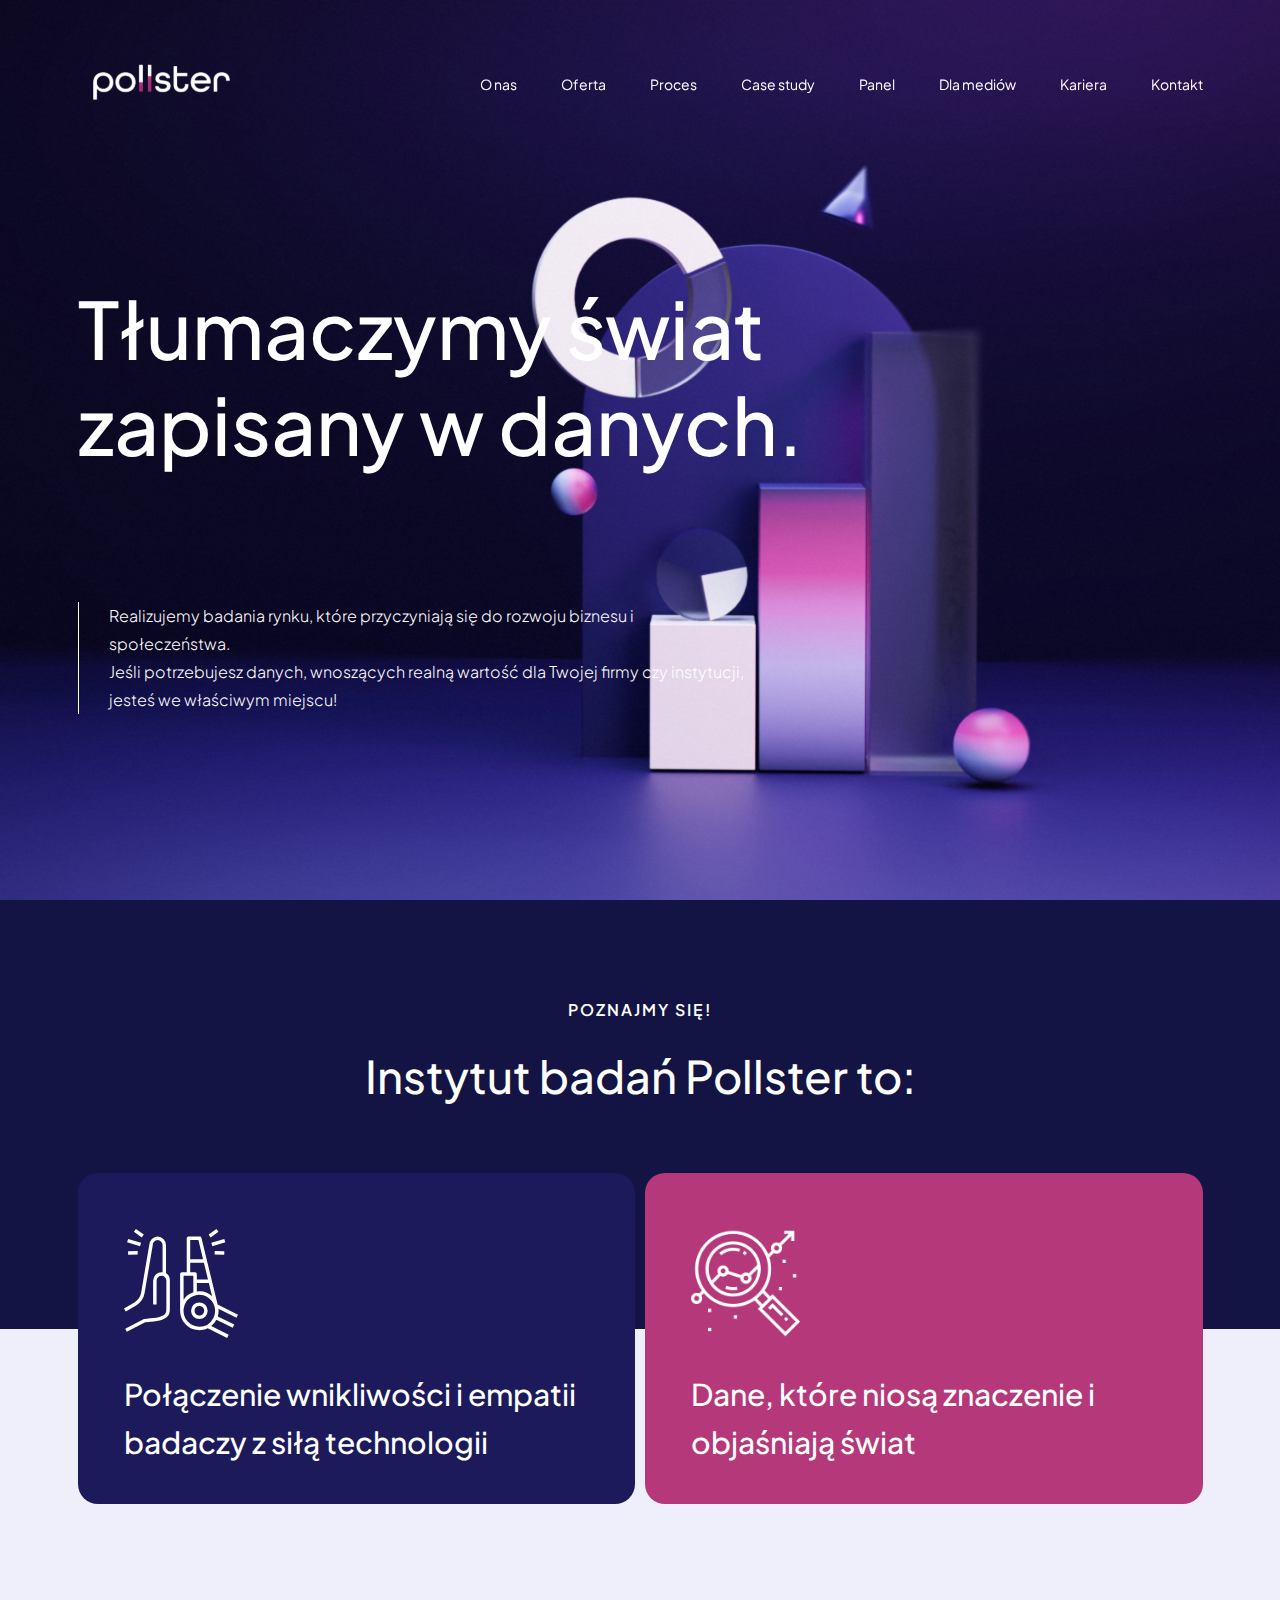
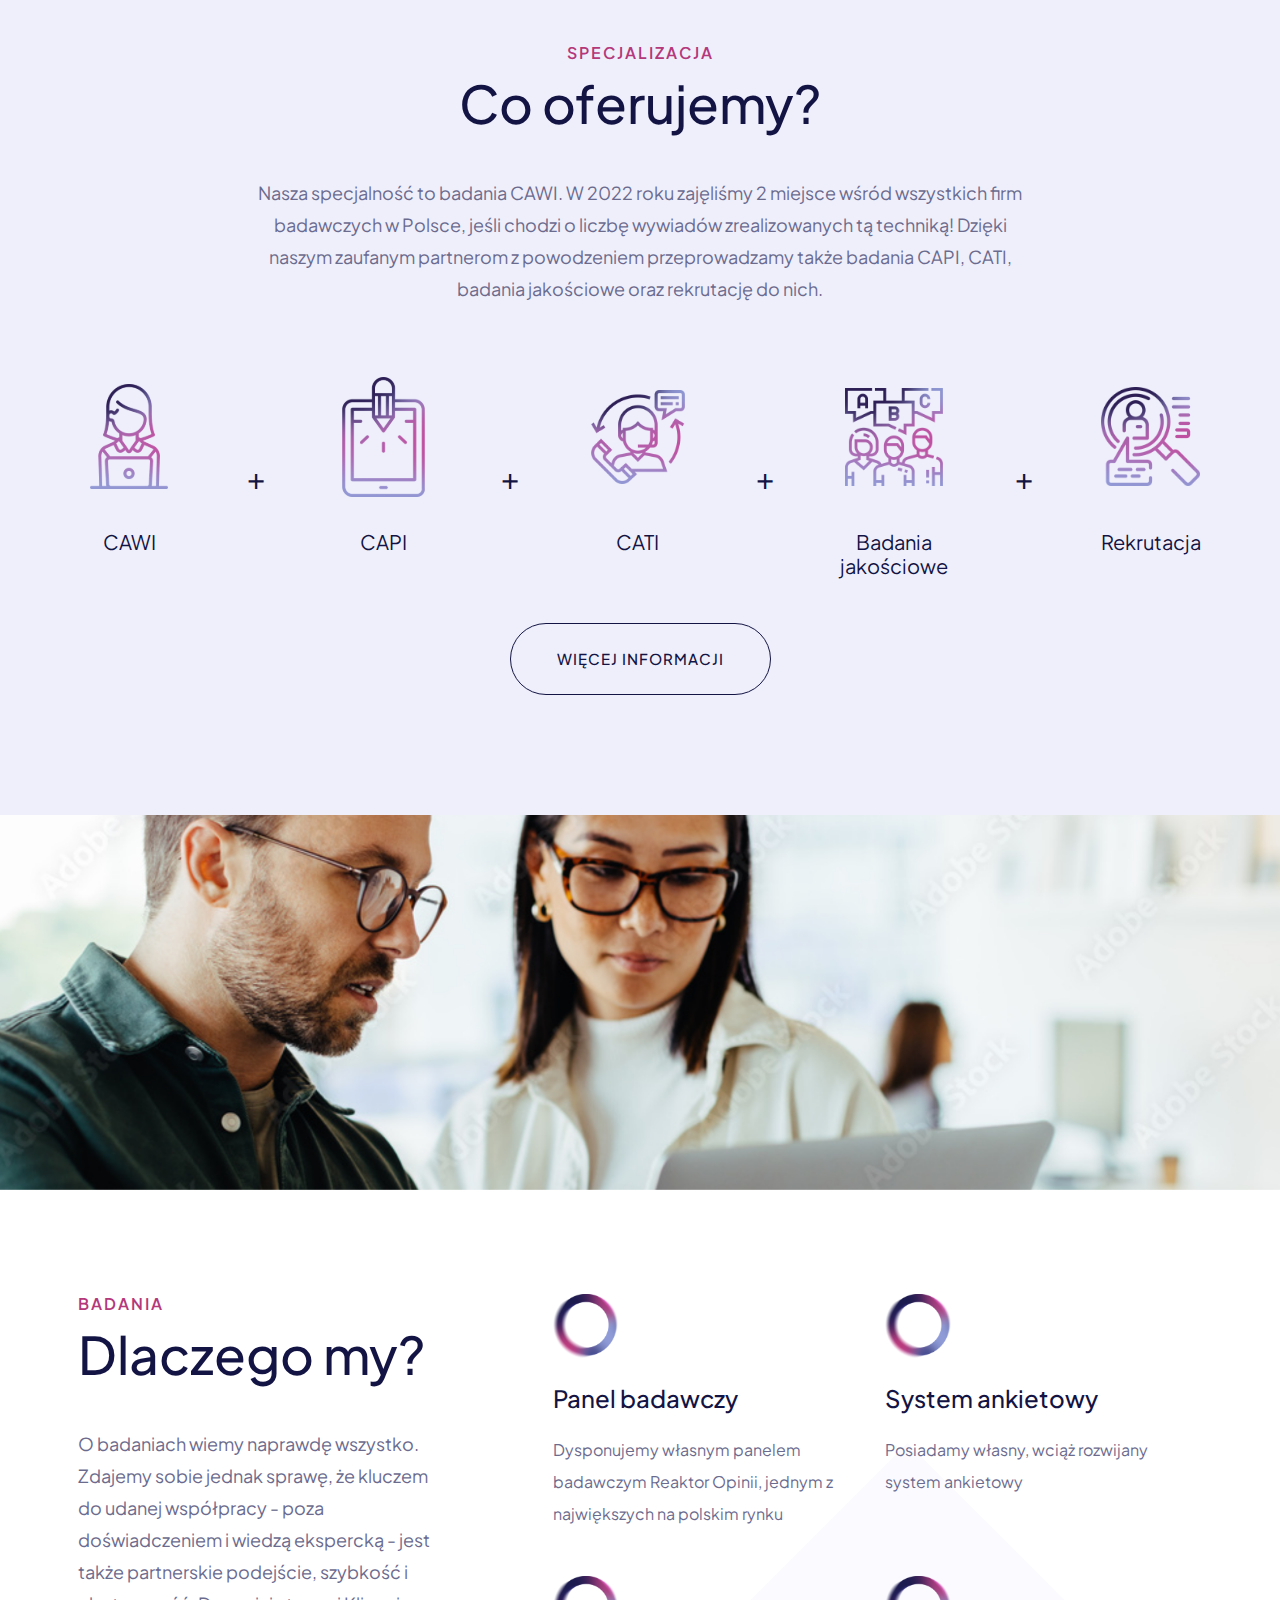
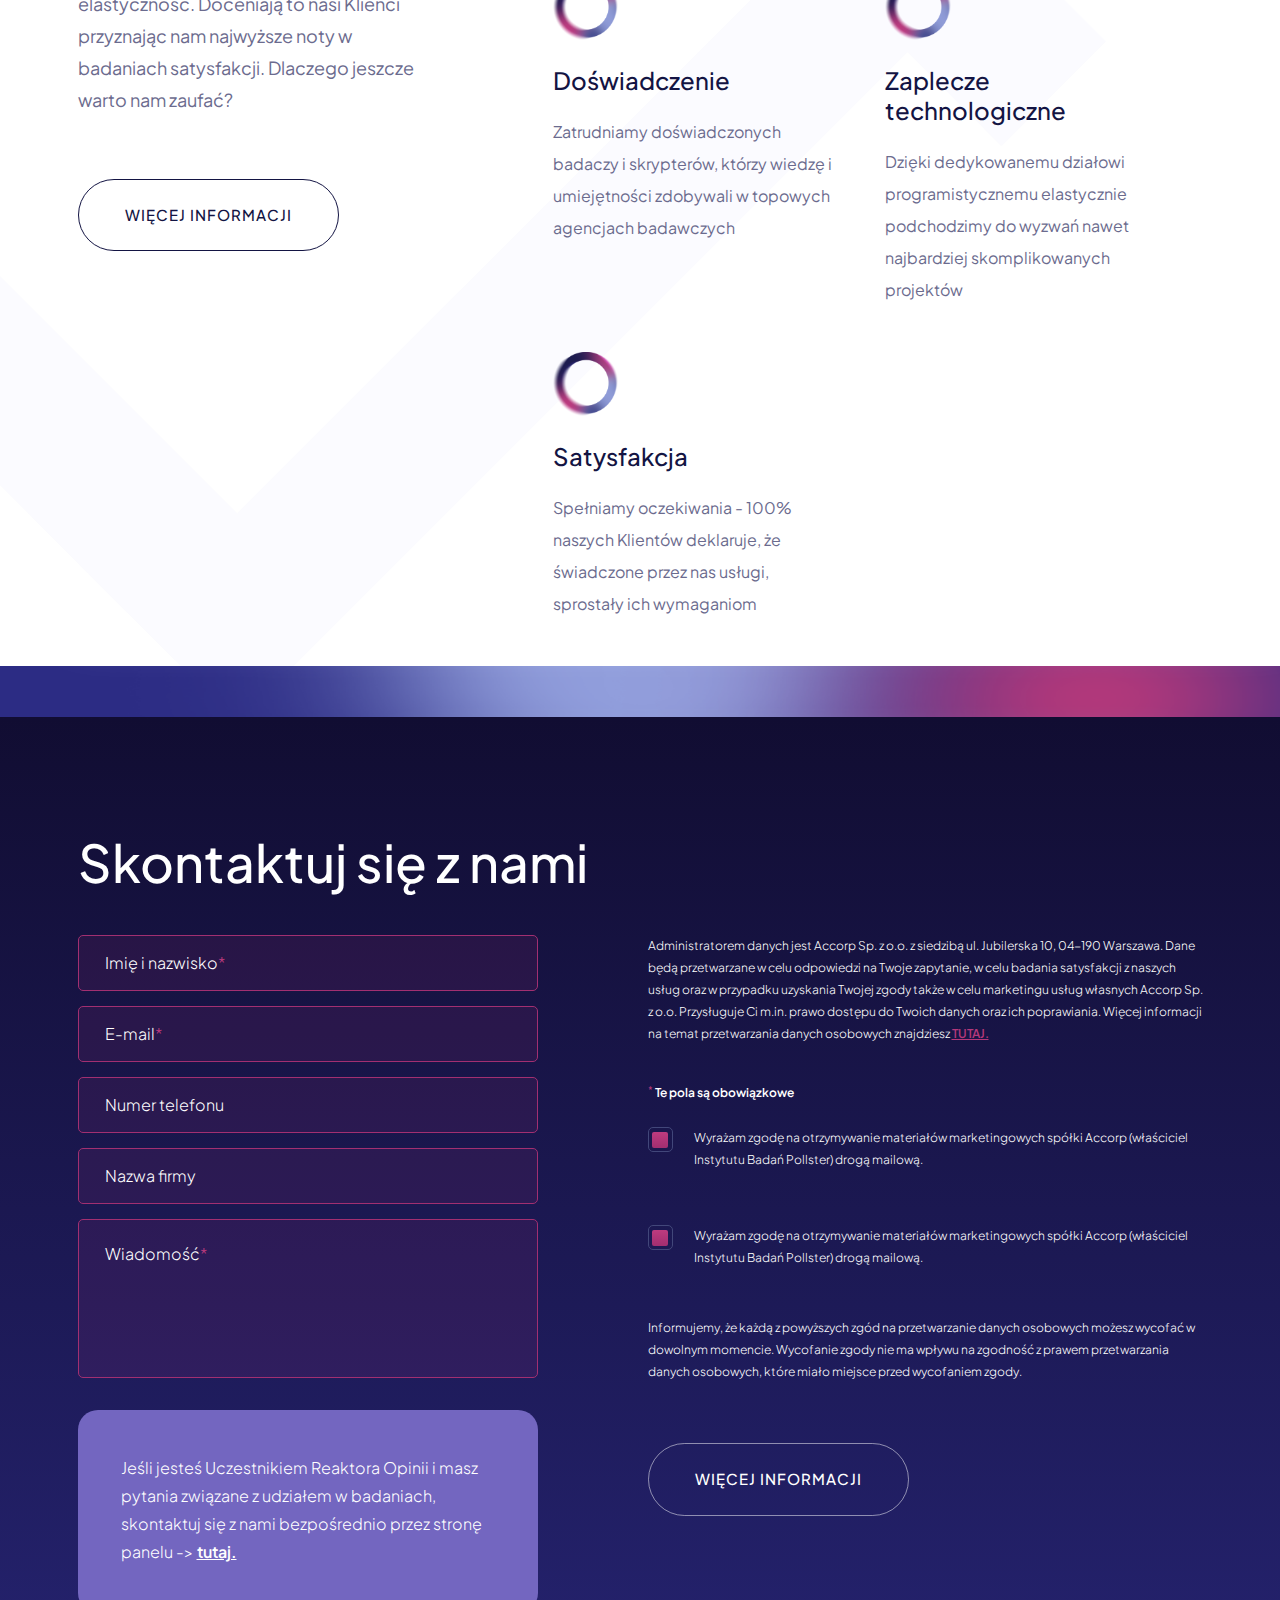
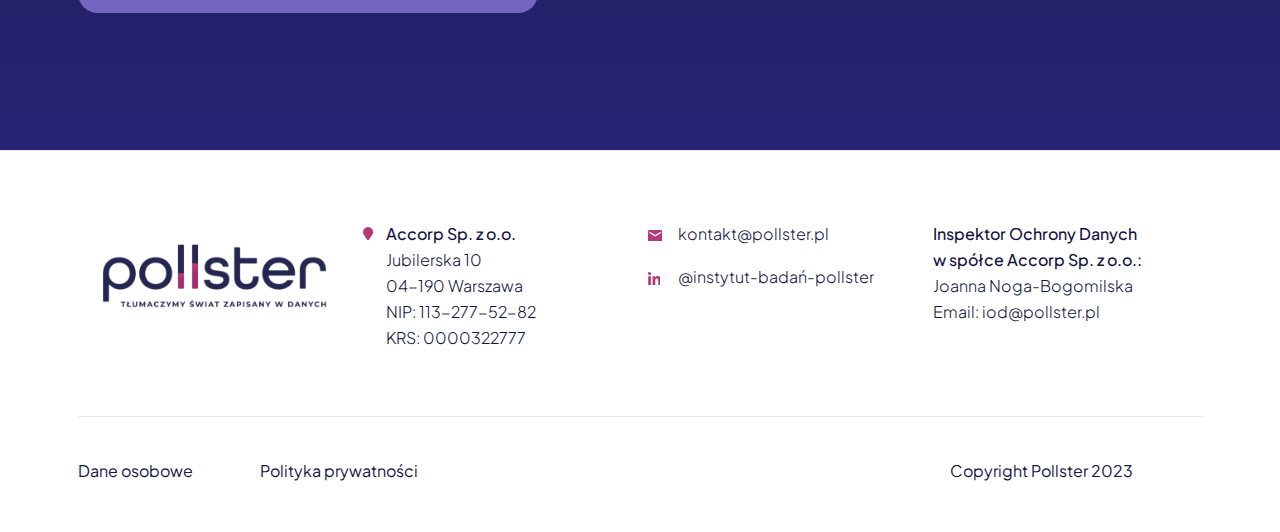
<file: index.html>
<!DOCTYPE html>
<html lang="en">

<head>
  <meta charset="utf-8">
  <meta http-equiv="X-UA-Compatible" content="IE=edge">
  <meta name="viewport" content="width=device-width, initial-scale=1">
  <title>Pollster</title>
  <link rel="stylesheet" href="assets/css/bootstrap.min.css">
  <link rel="stylesheet" href="assets/fonts/fontawesome-pro-5.0.6/css/fontawesome-all.min.css">
  <link rel="stylesheet" href="assets/css/style.css">
  <link rel="stylesheet" href="assets/css/responsive.css">
</head>

<body>
  <!-- header area start -->
  <header class="header-section">
    <div class="desktop-menu  d-none d-lg-block">
      <div class="container">
        <div class="header-wrapper">
          <a href="index.html" class="header-logo"><img src="assets/images/logo/pollster_light_rgb.svg" alt="logo"></a>
          <div class="main-menu-wrapper">
            <ul class="main-menu">
              <li><a href="kim-jesteśmy.html">O nas</a></li>
              <li><a href="oferta.html">Oferta</a></li>
              <li><a href="proces.html">Proces</a></li>
              <li><a href="case-study.html">Case study</a></li>
              <li><a href="panel.html">Panel</a></li>
              <li><a href="dla-mediów.html">Dla mediów</a></li>
              <li><a href="hr.html">Kariera</a></li>
              <li><a href="kontakt.html">Kontakt</a></li>
            </ul>
          </div>
        </div>
      </div>
    </div>
    <section class="mobile-menu-area d-block d-lg-none">
      <div class="mobile-topbar">
        <div class="container">
          <div class="d-flex justify-content-between align-items-center">
            <div class="logo">
              <a href="index-2.html"><img src="assets/images/logo/pollster_light_rgb.svg" alt="logo"></a>
            </div>
            <button type="button" class="bars bg-transparent border-0">
              <img src="assets/images/menu-bar-white.svg" alt="menu bar">
            </button>
          </div>
        </div>
      </div>
      <div class="mobile-menu-overlay"></div>
      <div class="mobile-menu-main">
        <button type="button" class="close-mobile-menu bg-transparent border-0"><img src="assets/images/close-icon-white.svg" alt="menu close"></button>
        <div class="menu-body">
          <div class="menu-list">
            <ul class="list-unstyled d-flex flex-column">
                <li><a href="kim-jesteśmy.html">O nas</a></li>
                <li><a href="oferta.html">Oferta</a></li>
                <li><a href="proces.html">Proces</a></li>
                <li><a href="case-study.html">Case study</a></li>
                <li><a href="panel.html">Panel</a></li>
                <li><a href="dla-mediów.html">Dla mediów</a></li>
                <li><a href="hr.html">Kariera</a></li>
                <li><a href="kontakt.html">Kontakt</a></li>
            </ul>
          </div>
        </div>
      </div>
    </section>
  </header>
  <!-- header area end -->
  <!-- banner area start -->

  <section class="banner-section">
    <div class="container h-100">
      <div class="banner-content position-relative h-100 d-flex flex-column justify-content-between">
        <h2>Tłumaczymy świat <br> zapisany w danych.</h2>
        <p>Realizujemy badania rynku, które przyczyniają się do rozwoju biznesu i społeczeństwa. <br class="d-block"> Jeśli potrzebujesz danych, wnoszących realną wartość dla Twojej firmy czy instytucji, jesteś we właściwym miejscu! </p>
      </div>
    </div>
  </section>
  <!-- banner area end -->

  <!-- Instytut area start -->
  <section class="Instytut-section">
    <div class="container">
      <div class="section-header text-center">
        <h3 class="subtitle fw-semibold text-white text-uppercase">Poznajmy się!</h3>
        <h2 class="title">Instytut badań Pollster to:</h2>
      </div>
      <div class="Instytut-main">
        <div class="row g-3">
          <div class="col-lg-6 items-label">
            <div class="item">
              <div class="icon">
                <img src="assets/images/new-icon/06.svg" alt="icon">
              </div>
              <div class="text">
                <h4 class="title">Połączenie wnikliwości i empatii badaczy z siłą technologii</h4>
              </div>
            </div>
          </div>
          <div class="col-lg-6 items-label">
            <div class="item">
              <div class="icon">
                <img src="assets/images/new-icon/07.svg" alt="icon">
              </div>
              <div class="text">
                <h4 class="title">Dane, które niosą znaczenie i <br> objaśniają świat
                </h4>
              </div>
            </div>
          </div>
        </div>
      </div>
    </div>
  </section>
  <!-- Instytut area end -->

  <!-- oferujemy area start-->
  <section class="oferujemy-area">
    <div class="container">
      <div class="row">
        <div class="col-lg-12 mx-auto">
          <div class="section-title text-center">
            <h4 class="subtitle">specjalizacja</h4>
            <h2 class="title">Co oferujemy?</h2>
            <p>Nasza specjalność to badania CAWI. W 2022 roku zajęliśmy 2 miejsce wśród wszystkich firm badawczych w
              Polsce, jeśli chodzi o liczbę wywiadów zrealizowanych tą techniką!
              Dzięki naszym zaufanym partnerom z powodzeniem przeprowadzamy także badania CAPI, CATI, badania jakościowe
              oraz rekrutację do nich.
            </p>
          </div>
        </div>
      </div>
      <div class="icon-box-main">
        <div class="icon-box-item">
          <div class="icon">
            <img src="assets/images/new-icon/01.svg" alt="icon-box">
          </div>
          <div class="text">
            <h4 class="title">CAWI</h4>
          </div>
        </div>
        <span class="plus-icon d-flex align-items-center justify-content-center">+</span>
        <div class="icon-box-item">
          <div class="icon">
            <img src="assets/images/new-icon/02.svg" alt="icon-box">
          </div>
          <div class="text">
            <h4 class="title">CAPI</h4>
          </div>
        </div>
        <span class="plus-icon d-flex align-items-center justify-content-center">+</span>
        <div class="icon-box-item">
          <div class="icon">
            <img src="assets/images/new-icon/03.svg" alt="icon-box">
          </div>
          <div class="text">
            <h4 class="title">CATI</h4>
          </div>
        </div>
        <span class="plus-icon d-flex align-items-center justify-content-center">+</span>
        <div class="icon-box-item">
          <div class="icon">
            <img src="assets/images/new-icon/04.svg" alt="icon-box">
          </div>
          <div class="text">
            <h4 class="title">Badania
              jakościowe</h4>
          </div>
        </div>
        <span class="plus-icon d-flex align-items-center justify-content-center">+</span>
        <div class="icon-box-item">
          <div class="icon">
            <img src="assets/images/new-icon/05.svg" alt="icon-box">
          </div>
          <div class="text">
            <h4 class="title">Rekrutacja</h4>
          </div>
        </div>
      </div>
      <div class="more-btn text-center">
        <a href="#">WIĘCEJ INFORMACJI</a>
      </div>
    </div>
  </section>
  <!-- oferujemy area end-->

  <!-- midle banner image area start -->
  <section class="middle-banner-area">
    <img src="assets/images/img/middle-banner.png" alt="middle-banner" class="img-fluid w-100">
  </section>

  <!-- midle banner image area end -->

  <!-- dlaczego area start -->
  <section class="dlaczego-area">
    <div class="container">
      <div class="row">
        <div class="col-lg-4">
          <div class="left-info">
            <div class="section-title text-start">
              <h4 class="subtitle">Badania</h4>
              <h2 class="title">Dlaczego my?</h2>
              <p>O badaniach wiemy naprawdę wszystko. Zdajemy sobie jednak sprawę, że kluczem do udanej współpracy -
                poza doświadczeniem i wiedzą ekspercką - jest także partnerskie podejście, szybkość i elastyczność.
                Doceniają to nasi Klienci przyznając nam najwyższe noty w badaniach satysfakcji. Dlaczego jeszcze warto
                nam zaufać?
              </p>
            </div>
            <div class="more-btn text-start">
              <a href="#">WIĘCEJ INFORMACJI</a>
            </div>
          </div>
        </div>
        <div class="col-lg-7 ms-auto">
          <div class="right-info">
            <div class="row">
              <div class="col-lg-6 col-md-6">
                <div class="item">
                  <div class="icon">
                    <img src="assets/images/new-icon/08.svg" alt="round-icon">
                  </div>
                  <div class="text">
                    <h4 class="title">Panel badawczy</h4>
                    <p>Dysponujemy własnym panelem badawczym Reaktor Opinii, jednym z największych na polskim rynku</p>
                  </div>
                </div>
              </div>
              <div class="col-lg-6 col-md-6">
                <div class="item">
                  <div class="icon">
                    <img src="assets/images/new-icon/08.svg" alt="round-icon">
                  </div>
                  <div class="text">
                    <h4 class="title">System ankietowy</h4>
                    <p>Posiadamy własny, wciąż rozwijany system ankietowy</p>
                  </div>
                </div>
              </div>
              <div class="col-lg-6 col-md-6">
                <div class="item">
                  <div class="icon">
                    <img src="assets/images/new-icon/08.svg" alt="round-icon">
                  </div>
                  <div class="text">
                    <h4 class="title">Doświadczenie</h4>
                    <p>Zatrudniamy doświadczonych badaczy i skrypterów, którzy wiedzę i umiejętności zdobywali w
                      topowych agencjach badawczych
                    </p>
                  </div>
                </div>
              </div>
              <div class="col-lg-6 col-md-6">
                <div class="item">
                  <div class="icon">
                    <img src="assets/images/new-icon/08.svg" alt="round-icon">
                  </div>
                  <div class="text">
                    <h4 class="title">Zaplecze technologiczne</h4>
                    <p>Dzięki dedykowanemu działowi programistycznemu elastycznie podchodzimy do wyzwań nawet
                      najbardziej skomplikowanych projektów
                    </p>
                  </div>
                </div>
              </div>
              <div class="col-lg-6 col-md-6">
                <div class="item">
                  <div class="icon">
                    <img src="assets/images/new-icon/08.svg" alt="round-icon">
                  </div>
                  <div class="text">
                    <h4 class="title">Satysfakcja</h4>
                    <p>Spełniamy oczekiwania - 100% naszych Klientów deklaruje, że świadczone przez nas usługi,
                      sprostały ich wymaganiom
                    </p>
                  </div>
                </div>
              </div>
            </div>
          </div>
        </div>
      </div>
    </div>
    <div class="shape">
      <img src="assets/images/shapes/shape-1.png" alt="shape-1">
    </div>
  </section>
  <!-- dlaczego area end -->

  <!-- contact form area start -->
  <section class="contact-form-area">
    <div class="gradient-shape">
      <img src="assets/images/shapes/gradient-shape.png" alt="gradient-shape" class="img-fluid w-100">
    </div>
    <div class="contact-form-main">
      <div class="container">
        <div class="section-title text-start">
          <h2 class="title text-white">Skontaktuj się z nami</h2>
        </div>
        <div class="row">
          <div class="col-lg-5">
            <div class="form-area">
              <form action="#">
                <div class="row g-4">
                  <div class="col-lg-12">
                    <div class="input-groups position-relative">
                      <input type="text" title="name field" required>
                      <div class="input-placeholder position-absolute top-50 translate-middle-y text-white">Imię i nazwisko<span class="placeholder-icon">*</span></div>
                    </div>
                  </div>
                  <div class="col-lg-12">
                    <div class="input-groups position-relative">
                      <input type="email" title="email field" required>
                      <div class="input-placeholder position-absolute top-50 translate-middle-y text-white">E-mail<span class="placeholder-icon">*</span></div>
                    </div>
                  </div>
                  <div class="col-lg-12">
                    <div class="input-groups invalid position-relative">
                      <input type="tel" title="telephone number" required>
                      <div class="input-placeholder position-absolute top-50 translate-middle-y text-white">Numer telefonu</div>
                    </div>
                  </div>
                  <div class="col-lg-12">
                    <div class="input-groups position-relative">
                      <input type="text" title="company name" required>
                      <div class="input-placeholder position-absolute top-50 translate-middle-y text-white">Nazwa firmy</div>
                    </div>
                  </div>
                  <div class="col-lg-12">
                    <div class="input-groups message-input position-relative">
                      <textarea title="message" required></textarea>
                      <div class="input-placeholder position-absolute text-white">Wiadomość<span class="placeholder-icon">*</span></div>
                    </div>
                  </div>
                </div>
              </form>
              <div class="msg-box d-none d-md-block">
                <p>Jeśli jesteś Uczestnikiem Reaktora Opinii i masz pytania związane z udziałem w badaniach, skontaktuj
                  się z nami bezpośrednio przez stronę panelu -> <a href="#" class="text-white fw-semibold text-decoration-underline">tutaj.</a></p>
              </div>
            </div>
          </div>
          <div class="col-lg-6 ms-auto">
            <div class="contact-form-text">
              <p class="des">Administratorem danych jest Accorp Sp. z o.o. z siedzibą ul. Jubilerska 10, 04-190
                Warszawa. Dane będą
                przetwarzane w celu odpowiedzi na Twoje zapytanie, w celu badania satysfakcji z naszych usług oraz w
                przypadku uzyskania Twojej zgody także w celu marketingu usług własnych Accorp Sp. z o.o. Przysługuje Ci
                m.in. prawo dostępu do Twoich danych oraz ich poprawiania. Więcej informacji na temat przetwarzania
                danych osobowych znajdziesz <a href="#" class="text-uppercase text-decoration-underline fw-semibold">TUTAJ.</a></p>
              <h4 class="title"><sup>*</sup> Te pola są obowiązkowe</h4>

              <div class="check-boxes">
                <div class="box-item">
                  <label class="d-flex">
                    <input type="checkbox" class="input" checked>
                    <span class="custom-checkbox"></span>
                    <p>Wyrażam zgodę na otrzymywanie materiałów marketingowych spółki Accorp (właściciel Instytutu Badań
                      Pollster) drogą mailową.
                    </p>
                  </label>
                </div>
                <div class="box-item">
                  <label class="d-flex">
                    <input type="checkbox" class="input" checked>
                    <span class="custom-checkbox"></span>
                    <p>Wyrażam zgodę na otrzymywanie materiałów marketingowych spółki Accorp (właściciel Instytutu Badań
                      Pollster) drogą mailową.
                    </p>
                  </label>
                </div>
              </div>
              <p>Informujemy, że każdą z powyższych zgód na przetwarzanie danych osobowych możesz wycofać w dowolnym
                momencie. Wycofanie zgody nie ma wpływu na zgodność z prawem przetwarzania danych osobowych, które miało
                miejsce przed wycofaniem zgody.
              </p>
              <div class="more-btn text-start">
                <a href="#" class="text-white">WIĘCEJ INFORMACJI</a>
              </div>
            </div>
          </div>
          <div class="msg-box d-md-none">
            <p class="text-white">Jeśli jesteś Uczestnikiem Reaktora Opinii i masz pytania związane z udziałem w badaniach, skontaktuj
              się z nami bezpośrednio przez stronę panelu -> <a href="#" class="text-white text-decoration-underline fw-semibold">tutaj.</a></p>
          </div>
        </div>
      </div>
    </div>
  </section>
  <!-- contact form area end -->

  <!-- footer area start -->
  <footer class="footer-area">
    <div class="container">
      <div class="row g-4">
        <div class="col-lg-3 col-md-6">
          <div class="footer-widget">
            <a href="#"><img src="assets/images/logo/footer-logo.png" alt="footer-logo"></a>
          </div>
        </div>
        <div class="col-lg-3 col-md-6">
          <div class="footer-widget d-flex flex-column flex-md-row">
            <div class="icon">
                <svg xmlns="http://www.w3.org/2000/svg" width="10.095" height="13.46" viewBox="0 0 10.095 13.46">
                  <path id="Icon_awesome-map-marker" data-name="Icon awesome-map-marker"
                    d="M4.529,13.189C.709,7.651,0,7.083,0,5.048a5.048,5.048,0,0,1,10.1,0c0,2.035-.709,2.6-4.529,8.141a.631.631,0,0,1-1.038,0Z"
                    fill="#b4387a" />
                </svg>
              </div>
              <p>Accorp Sp. z o.o. <br>
                <span>
                  Jubilerska 10 <br>
                  04-190 Warszawa <br>
                  NIP: 113-277-52-82 <br>
                  KRS: 0000322777
                </span></p>
          </div>
        </div>
        <div class="col-lg-3 col-md-6">
          <div class="footer-widget mail_">
            <ul>
              <li>
                <div class="icon">
                  <svg xmlns="http://www.w3.org/2000/svg" width="14.512" height="11.61" viewBox="0 0 14.512 11.61">
                    <path id="Icon_material-email" data-name="Icon material-email"
                      d="M16.061,6H4.451A1.449,1.449,0,0,0,3.007,7.451L3,16.159A1.455,1.455,0,0,0,4.451,17.61h11.61a1.455,1.455,0,0,0,1.451-1.451V7.451A1.455,1.455,0,0,0,16.061,6Zm0,2.9-5.8,3.628L4.451,8.9V7.451l5.8,3.628,5.8-3.628Z"
                      transform="translate(-3 -6)" fill="#b4387a" />
                  </svg>
                </div>
                <div class="text">
                  <p><span><a href="mailto:kontakt@pollster.pl">kontakt@pollster.pl</a></span></p>
                </div>
              </li>
              <li>
                <div class="icon">
                  <svg xmlns="http://www.w3.org/2000/svg" width="12.958" height="12.958" viewBox="0 0 12.958 12.958">
                    <path id="Icon_awesome-linkedin-in" data-name="Icon awesome-linkedin-in"
                      d="M2.9,12.958H.214V4.307H2.9ZM1.556,3.127A1.563,1.563,0,1,1,3.112,1.557,1.569,1.569,0,0,1,1.556,3.127Zm11.4,9.831H10.274V8.747c0-1-.02-2.291-1.4-2.291-1.4,0-1.611,1.09-1.611,2.218v4.284H4.583V4.307H7.16v1.18H7.2a2.823,2.823,0,0,1,2.542-1.4c2.719,0,3.219,1.79,3.219,4.116v4.752Z"
                      transform="translate(0 -0.001)" fill="#b4387a" />
                  </svg>
                </div>
                <div class="text">
                  <p><span>@instytut-badań-pollster</span></p>
                </div>
              </li>
            </ul>
          </div>
        </div>
        <div class="col-lg-3 col-md-6">
          <div class="footer-widget">
            <p>Inspektor Ochrony Danych <br>
              w spółce Accorp Sp. z o.o.: <br>
              <span>Joanna Noga-Bogomilska <br>
                Email: <a href="mailto:iod@pollster.pl">iod@pollster.pl</a></span></p>
          </div>
        </div>
      </div>
      <div class="footer-btm">
        <div class="row">
          <div class="col-lg-6 col-md-7">
            <div class="text">
              <a href="#">Dane osobowe</a>
              <a href="#">Polityka prywatności</a>
            </div>
          </div>
          <div class="col-lg-6 col-md-5">
            <div class="text text-end">
              <p>Copyright Pollster 2023 </p>
            </div>
          </div>
        </div>
      </div>
    </div>
  </footer>
  <!-- footer area end -->

  <!-- scroll top area start -->
  <button class="scroll-to-top">
    <i class="fas fa-angle-up"></i>
  </button>
  <!-- scroll top area end -->

  <script src="assets/js/bootstrap.bundle.min.js"></script>
  <script src="assets/js/theme.js"></script>

  <script>
    // Select the header element
    let header = document.querySelector(".header-section");

    window.addEventListener("scroll", function () {
    if (window.scrollY >= 200) {
        header.classList.add("sticky");
    } else {
        header.classList.remove("sticky");
    }
    });
  </script>
</body>

</html>
</file>
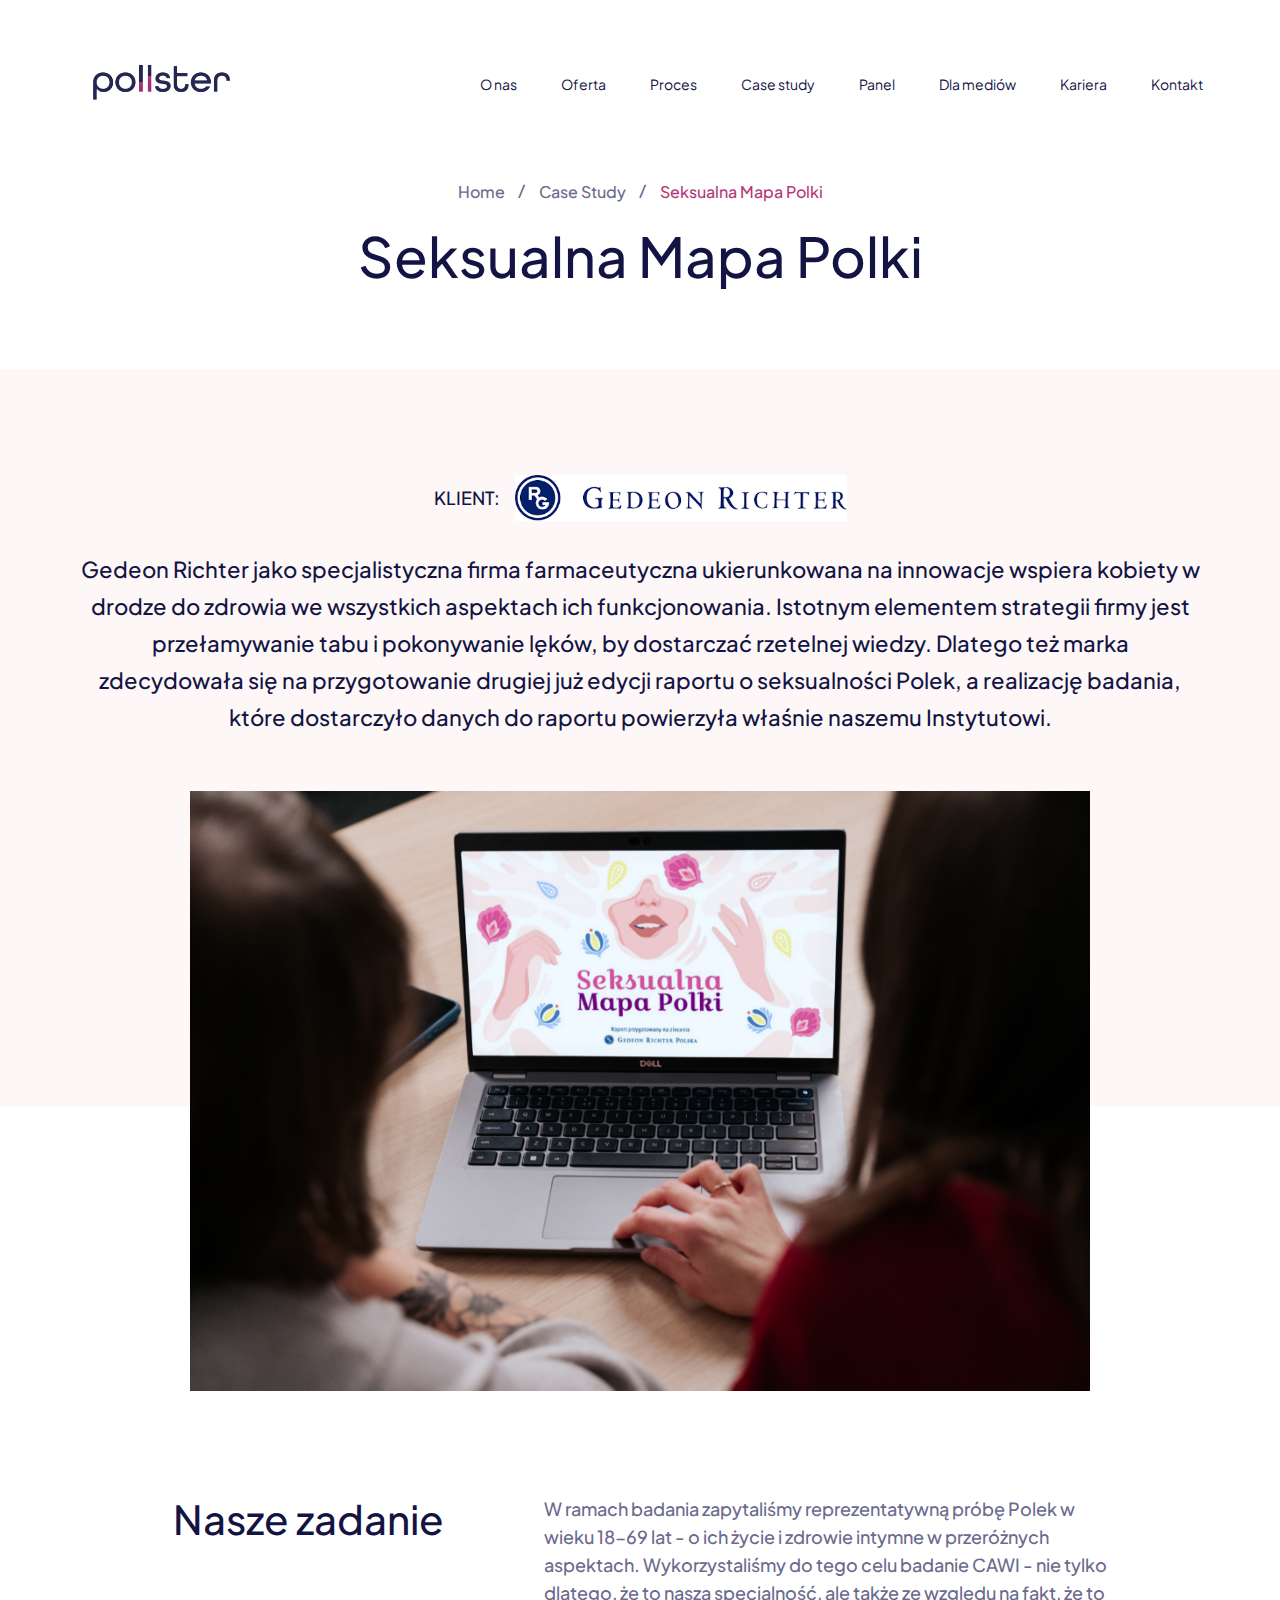
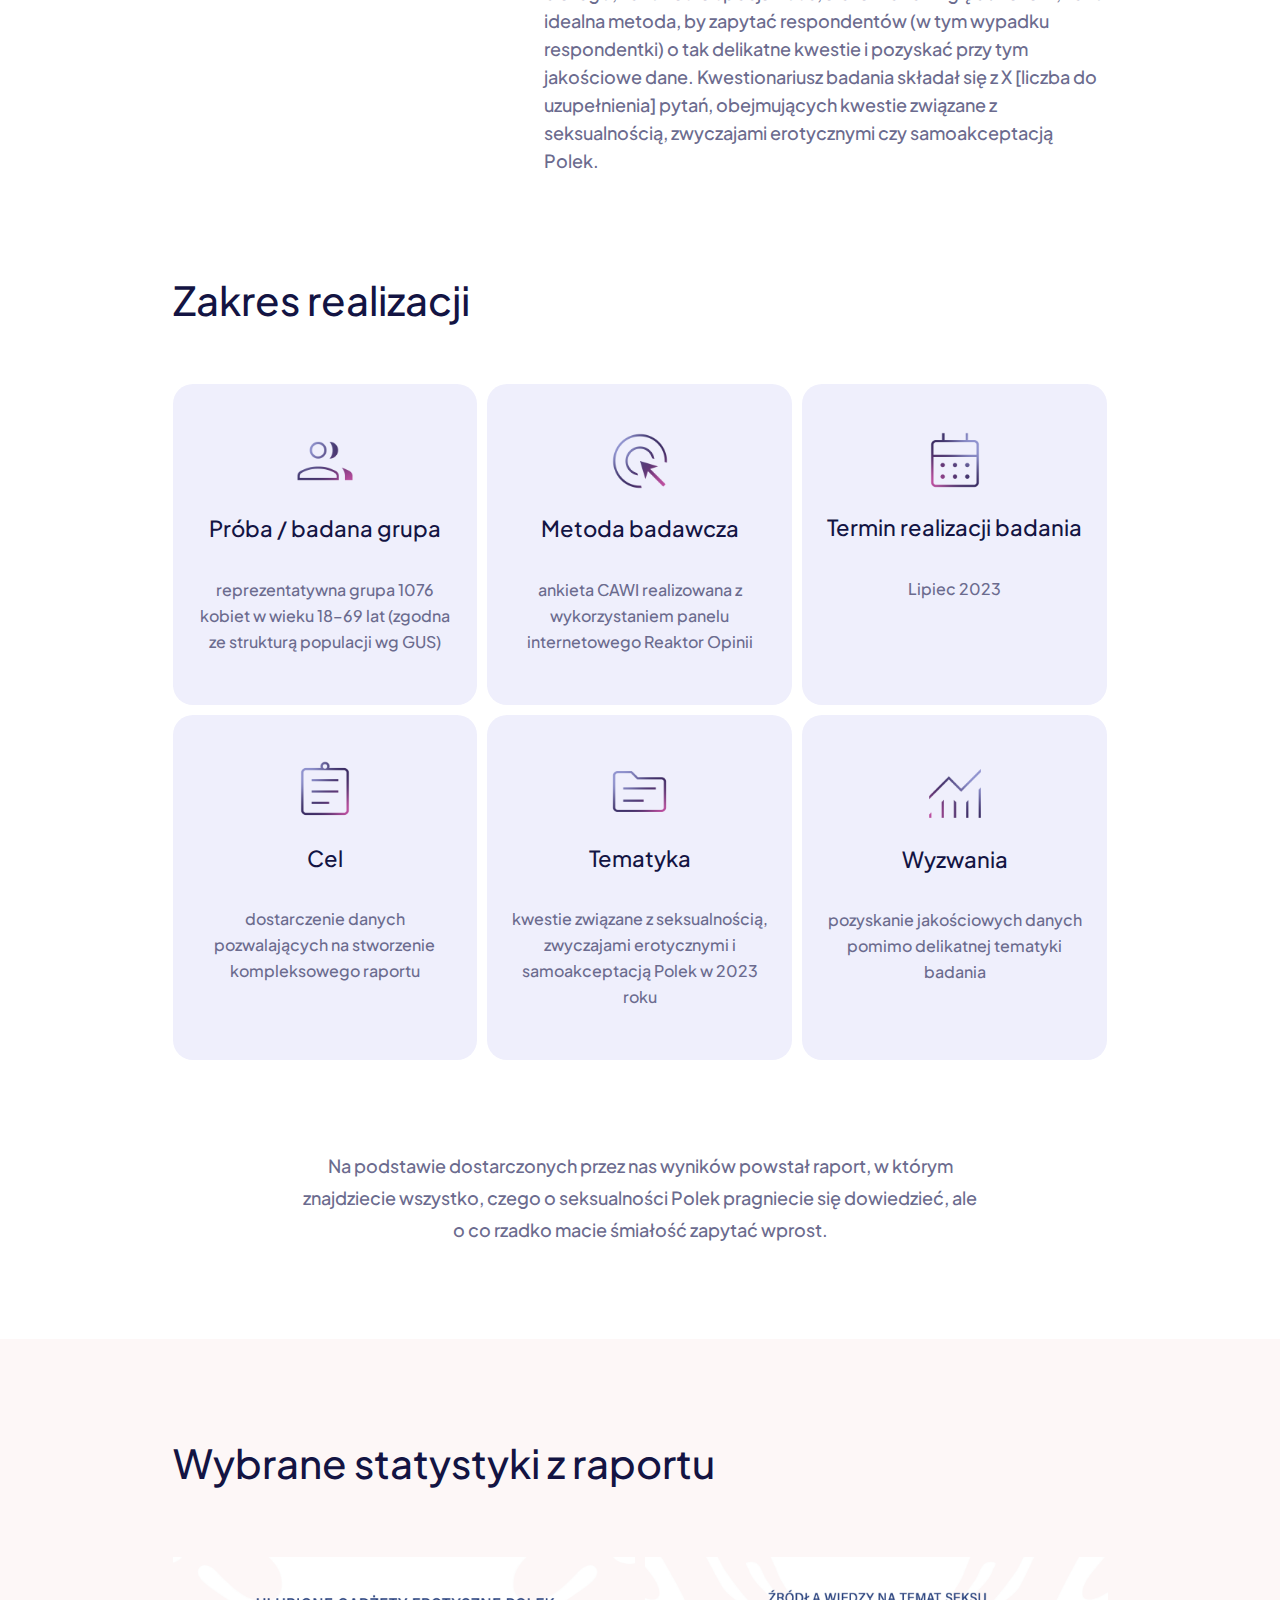
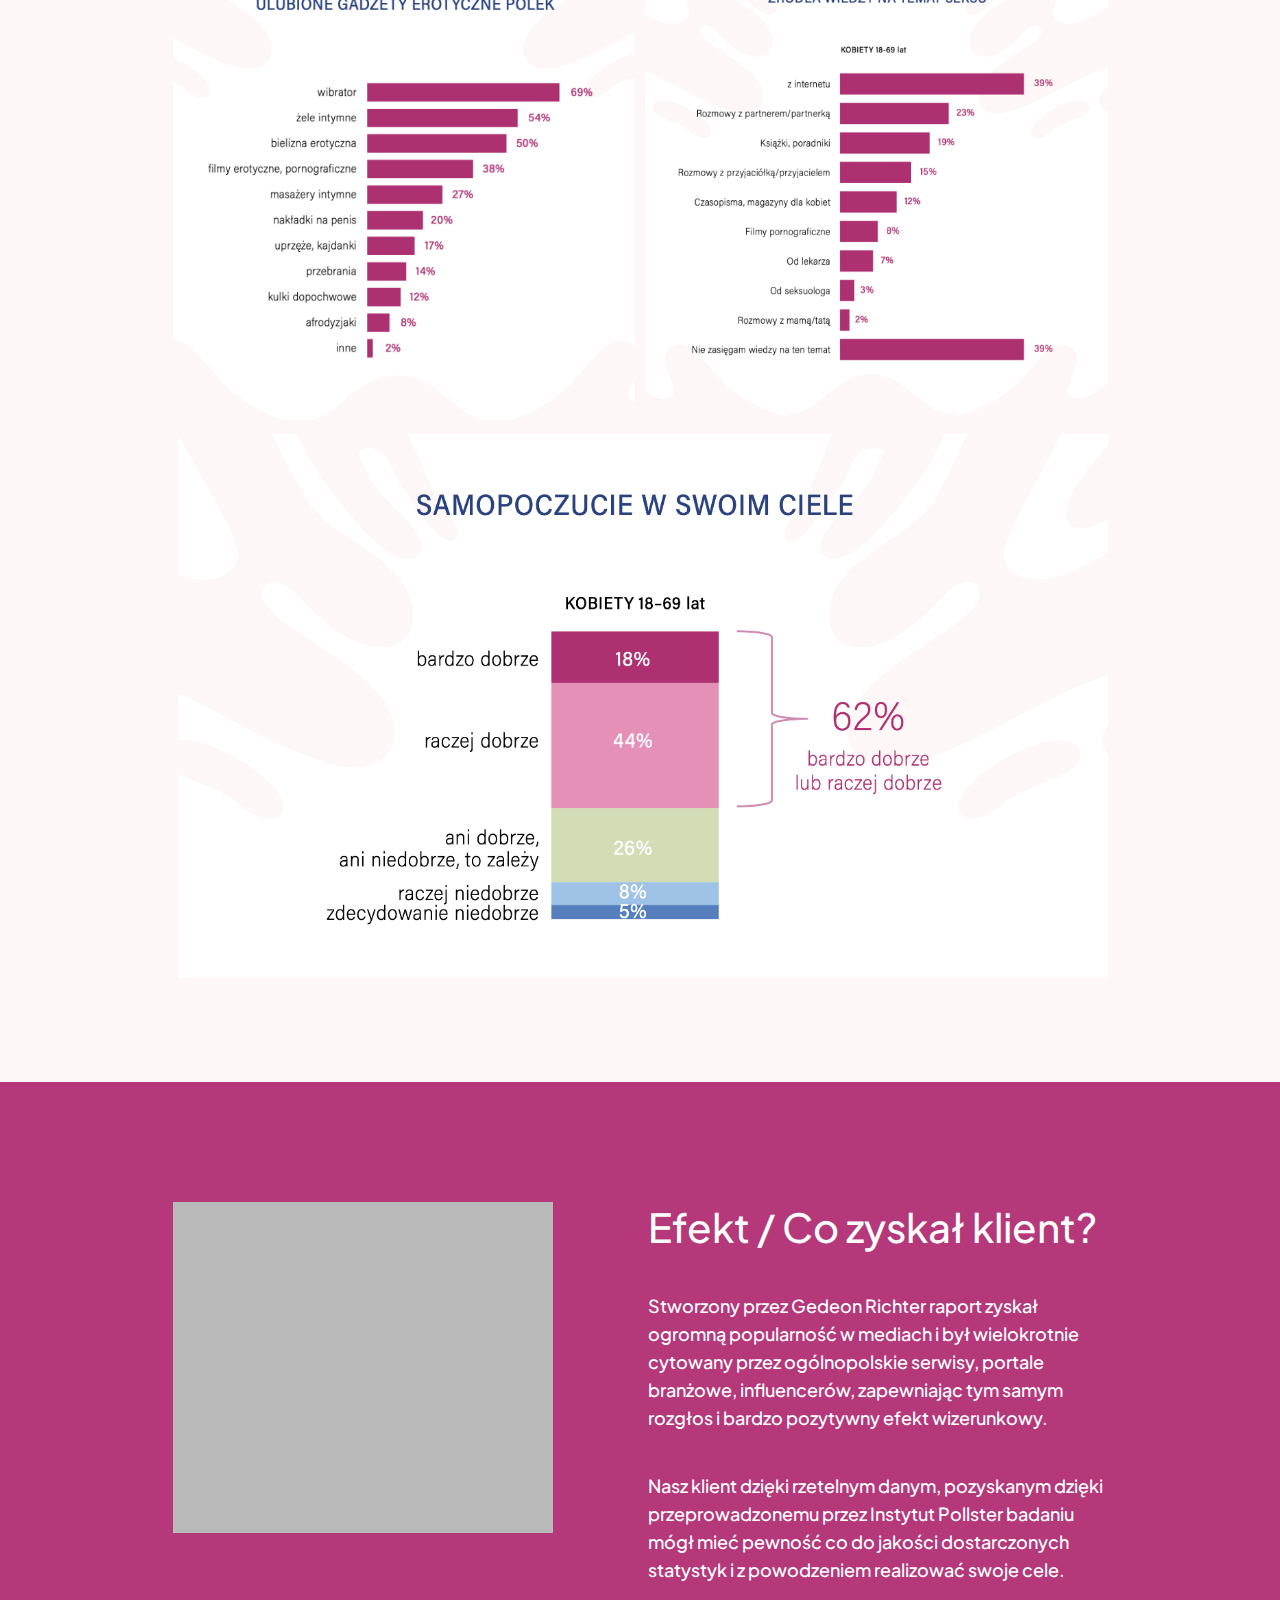
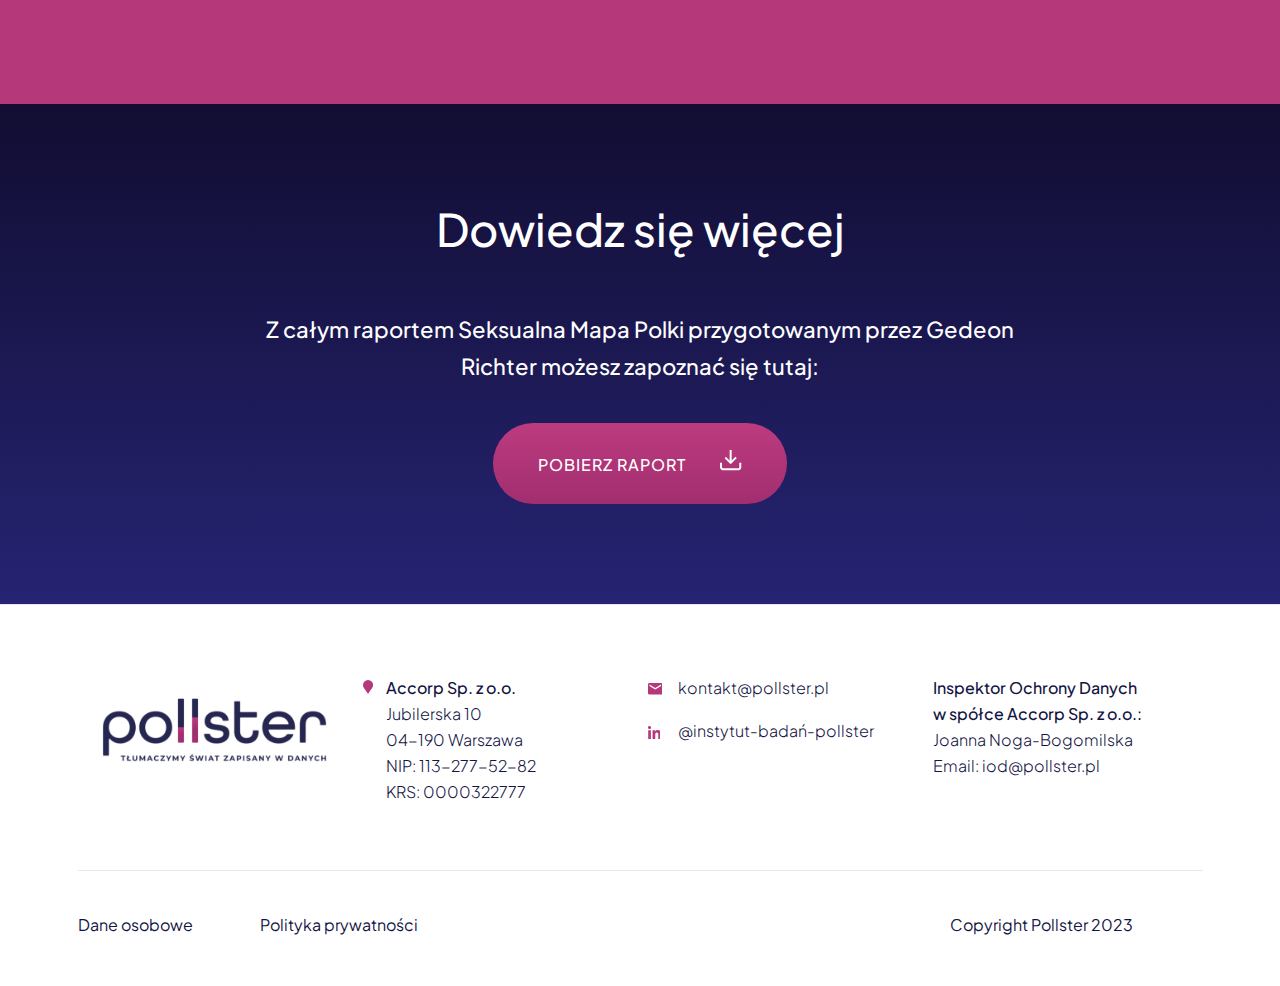
<file: case-ctudy-seksualna-mapa-polki.html>
<!DOCTYPE html>
<html lang="en">

<head>
  <meta charset="utf-8">
  <meta http-equiv="X-UA-Compatible" content="IE=edge">
  <meta name="viewport" content="width=device-width, initial-scale=1">
  <title>Case Study - seksualna mapa polki</title>
  <link rel="stylesheet" href="assets/css/bootstrap.min.css">
  <link rel="stylesheet" href="assets/fonts/fontawesome-pro-5.0.6/css/fontawesome-all.min.css">
  <link rel="stylesheet" href="assets/css/style.css">
  <link rel="stylesheet" href="assets/css/responsive.css">
</head>

<body>
  <!-- header area start -->
  <header class="header-section header-transparent">
    <div class="desktop-menu  d-none d-lg-block">
      <div class="container">
        <div class="header-wrapper">
          <a href="index.html" class="header-logo"><img src="assets/images/logo/logo-black.png" alt="logo"></a>
          <div class="main-menu-wrapper">
            <ul class="main-menu">
                <li><a href="kim-jesteśmy.html">O nas</a></li>
                <li><a href="oferta.html">Oferta</a></li>
                <li><a href="proces.html">Proces</a></li>
                <li><a href="case-study.html">Case study</a></li>
                <li><a href="panel.html">Panel</a></li>
                <li><a href="dla-mediów.html">Dla mediów</a></li>
                <li><a href="hr.html">Kariera</a></li>
                <li><a href="kontakt.html">Kontakt</a></li>
            </ul>
          </div>
        </div>
      </div>
    </div>
    <section class="mobile-menu-area d-block d-lg-none">
      <div class="mobile-topbar">
        <div class="container">
          <div class="d-flex justify-content-between align-items-center">
            <div class="logo">
              <a href="index.html"><img src="assets/images/logo/logo-black.png" alt="logo"></a>
            </div>
            <button type="button" class="bars bg-transparent border-0">
              <img src="assets/images/menu-bar.svg" alt="menu bar">
            </button>
          </div>
        </div>
      </div>
      <div class="mobile-menu-overlay"></div>
      <div class="mobile-menu-main">
        <button type="button" class="close-mobile-menu bg-transparent border-0"><img src="assets/images/close-icon-white.svg" alt="menu close"></button>
        <div class="menu-body">
          <div class="menu-list">
            <ul class="list-unstyled d-flex flex-column">
                <li><a href="kim-jesteśmy.html">O nas</a></li>
                <li><a href="oferta.html">Oferta</a></li>
                <li><a href="proces.html">Proces</a></li>
                <li><a href="case-study.html">Case study</a></li>
                <li><a href="panel.html">Panel</a></li>
                <li><a href="dla-mediów.html">Dla mediów</a></li>
                <li><a href="hr.html">Kariera</a></li>
                <li><a href="kontakt.html">Kontakt</a></li>
            </ul>
          </div>
        </div>
      </div>
    </section>
  </header>
  <!-- header area end -->
  <!-- breadcrumb area start -->
  <section class="bread-crumb-area">
    <div class="container">
      <ul class="list-unstyled">
        <li><a href="index.html">Home</a></li>
        <li><a href="#">Case Study</a></li>
        <li>Seksualna Mapa Polki </li>
      </ul>
      <div class="text text-center">
        <h1 class="title">Seksualna Mapa Polki</h1>
      </div>
    </div>
  </section>
  <!-- breadcrumb area end -->
  <!-- Seksualna area start -->
  <section class="seksualna-area">
    <div class="top-description">
      <div class="container">
        <div class="text text-center">
          <h4 class="d-flex title align-items-center gap-4 justify-content-center">
            <span>KLIENT:</span>
            <img src="assets/images/img/gedeon-img.png" alt="gedeon">
          </h4>
          <p>Gedeon Richter jako specjalistyczna firma farmaceutyczna ukierunkowana na innowacje wspiera kobiety w
            drodze do zdrowia we wszystkich aspektach ich funkcjonowania. Istotnym elementem strategii firmy jest
            przełamywanie tabu i pokonywanie lęków, by dostarczać rzetelnej wiedzy. Dlatego też marka zdecydowała się na
            przygotowanie drugiej już edycji raportu o seksualności Polek, a realizację badania, które dostarczyło
            danych do raportu powierzyła właśnie naszemu Instytutowi.
          </p>
        </div>
      </div>
    </div>
    <div class="middle-image">
      <div class="container">
        <div class="img">
          <img src="assets/images/img/seksualna-img.png" alt="seksualna" class="img-fluid w-100">
        </div>
      </div>
    </div>
    <div class="nasze-details">
      <div class="container">
        <div class="row">
          <div class="col-xl-10 mx-auto">
            <div class="title-wrap d-flex flex-column flex-lg-row">
                <h4 class="title flex-shrink-0">Nasze zadanie</h4>
                <p>W ramach badania zapytaliśmy reprezentatywną próbę Polek w wieku 18-69 lat - o ich życie i zdrowie
                  intymne w przeróżnych aspektach. Wykorzystaliśmy do tego celu badanie CAWI - nie tylko dlatego, że to
                  nasza specjalność, ale także ze względu na fakt, że to idealna metoda, by zapytać respondentów (w tym
                  wypadku respondentki) o tak delikatne kwestie i pozyskać przy tym jakościowe dane. Kwestionariusz
                  badania
                  składał się z X [liczba do uzupełnienia] pytań, obejmujących kwestie związane z seksualnością,
                  zwyczajami
                  erotycznymi czy samoakceptacją Polek.
                </p>
            </div>
          </div>
        </div>
      </div>
    </div>
    <div class="icon-box-info">
      <div class="container">
        <div class="row">
          <div class="col-xl-10 mx-auto">
            <h4 class="title">Zakres realizacji</h4>
            <div class="row g-3">
              <div class="col-md-6 col-lg-4">
                <div class="box-item text-center">
                  <div class="icon">
                    <img src="assets/images/new-icon/09.svg" alt="zak-1">
                  </div>
                  <div class="text">
                    <h4 class="info-title">Próba / badana grupa</h4>
                    <p>reprezentatywna grupa 1076 kobiet w wieku 18–69 lat (zgodna ze strukturą populacji wg GUS)
                    </p>
                  </div>
                </div>
              </div>
              <div class="col-md-6 col-lg-4">
                <div class="box-item text-center">
                  <div class="icon">
                    <img src="assets/images/new-icon/10.svg" alt="zak-1">
                  </div>
                  <div class="text">
                    <h4 class="info-title">Metoda badawcza
                    </h4>
                    <p>ankieta CAWI realizowana z wykorzystaniem panelu internetowego Reaktor Opinii
                    </p>
                  </div>
                </div>
              </div>
              <div class="col-md-6 col-lg-4">
                <div class="box-item text-center">
                  <div class="icon">
                    <img src="assets/images/new-icon/11.svg" alt="zak-1">
                  </div>
                  <div class="text">
                    <h4 class="info-title">Termin realizacji badania
                    </h4>
                    <p>Lipiec 2023
                    </p>
                  </div>
                </div>
              </div>
              <div class="col-md-6 col-lg-4">
                <div class="box-item text-center">
                  <div class="icon">
                    <img src="assets/images/new-icon/12.svg" alt="zak-1">
                  </div>
                  <div class="text">
                    <h4 class="info-title">Cel
                    </h4>
                    <p>dostarczenie danych pozwalających na stworzenie kompleksowego raportu
                    </p>
                  </div>
                </div>
              </div>
              <div class="col-md-6 col-lg-4">
                <div class="box-item text-center">
                  <div class="icon">
                    <img src="assets/images/new-icon/13.svg" alt="zak-1">
                  </div>
                  <div class="text">
                    <h4 class="info-title">Tematyka
                    </h4>
                    <p>kwestie związane z seksualnością, zwyczajami erotycznymi i samoakceptacją Polek w 2023 roku
                    </p>
                  </div>
                </div>
              </div>
              <div class="col-md-6 col-lg-4">
                <div class="box-item text-center">
                  <div class="icon">
                    <img src="assets/images/new-icon/14.svg" alt="zak-1">
                  </div>
                  <div class="text">
                    <h4 class="info-title">Wyzwania
                    </h4>
                    <p>pozyskanie jakościowych danych pomimo delikatnej tematyki badania
                    </p>
                  </div>
                </div>
              </div>
            </div>
            <div class="btm-des">
              <p>
                Na podstawie dostarczonych przez nas wyników powstał raport, w którym znajdziecie wszystko, czego o
                seksualności Polek pragniecie się dowiedzieć, ale o co rzadko macie śmiałość zapytać wprost.
              </p>
            </div>
          </div>
        </div>
      </div>
    </div>
    <div class="graph-image-area">
      <div class="container">
        <div class="row">
          <div class="col-xl-10 mx-auto">
            <h3 class="title">Wybrane statystyki z raportu</h3>
            <div class="row g-3">
              <div class="col-lg-6">
                <div class="item">
                  <img src="assets/images/img/graph-1.png" alt="graph" class="img-fluid w-100">
                </div>
              </div>
              <div class="col-lg-6">
                <div class="item">
                  <img src="assets/images/img/graph-2.png" alt="graph" class="img-fluid w-100">
                </div>
              </div>
              <div class="col-lg-12">
                <div class="item">
                  <img src="assets/images/img/graph-3.png" alt="graph" class="img-fluid w-100">
                </div>
              </div>
            </div>
          </div>
        </div>
      </div>
    </div>
    <div class="Efekt-content-area">
      <div class="container">
        <div class="row">
          <div class="col-xl-10 mx-auto">
            <div class="row">
              <div class="col-lg-5">
                <div class="image">
                  <img src="assets/images/img/efekt-img.png" alt="efekt-img" class="img-fluid w-100">
                </div>
              </div>
              <div class="col-lg-6 ms-auto align-self-center">
                <div class="text">
                  <h4 class="info-title">Efekt / Co zyskał klient?</h4>
                  <p>Stworzony przez Gedeon Richter raport zyskał ogromną popularność w mediach i był wielokrotnie
                    cytowany przez ogólnopolskie serwisy, portale branżowe, influencerów, zapewniając tym samym rozgłos
                    i bardzo pozytywny efekt wizerunkowy.
                  </p>
                  <p>Nasz klient dzięki rzetelnym danym, pozyskanym dzięki przeprowadzonemu przez Instytut Pollster
                    badaniu mógł mieć pewność co do jakości dostarczonych statystyk i z powodzeniem realizować swoje
                    cele.
                  </p>
                </div>
              </div>
            </div>
          </div>
        </div>
      </div>
    </div>
    <div class="dowiedz-banner-area">
      <div class="container">
        <div class="text text-center">
          <h3 class="title">Dowiedz się więcej</h3>
          <p>Z całym raportem Seksualna Mapa Polki przygotowanym przez Gedeon Richter możesz zapoznać się tutaj:</p>
          <a href="#" class="dn-btn">POBIERZ RAPORT <img src="assets/images/icons/dn.png" alt="dn"></a>
        </div>
      </div>
    </div>
  </section>
  <!-- Seksualna area end -->
  <!-- footer area start -->
  <footer class="footer-area">
    <div class="container">
      <div class="row g-4">
        <div class="col-lg-3 col-md-6">
          <div class="footer-widget">
            <a href="#"><img src="assets/images/logo/footer-logo.png" alt="footer-logo"></a>
          </div>
        </div>
        <div class="col-lg-3 col-md-6">
            <div class="footer-widget d-flex flex-column flex-md-row">
                <div class="icon">
                    <svg xmlns="http://www.w3.org/2000/svg" width="10.095" height="13.46" viewBox="0 0 10.095 13.46">
                    <path id="Icon_awesome-map-marker" data-name="Icon awesome-map-marker"
                        d="M4.529,13.189C.709,7.651,0,7.083,0,5.048a5.048,5.048,0,0,1,10.1,0c0,2.035-.709,2.6-4.529,8.141a.631.631,0,0,1-1.038,0Z"
                        fill="#b4387a" />
                    </svg>
                </div>
                <p>Accorp Sp. z o.o. <br>
                    <span>
                    Jubilerska 10 <br>
                    04-190 Warszawa <br>
                    NIP: 113-277-52-82 <br>
                    KRS: 0000322777
                    </span>
                </p>
            </div>
        </div>
        <div class="col-lg-3 col-md-6">
          <div class="footer-widget mail_">
            <ul>
              <li>
                <div class="icon">
                  <svg xmlns="http://www.w3.org/2000/svg" width="14.512" height="11.61" viewBox="0 0 14.512 11.61">
                    <path id="Icon_material-email" data-name="Icon material-email"
                      d="M16.061,6H4.451A1.449,1.449,0,0,0,3.007,7.451L3,16.159A1.455,1.455,0,0,0,4.451,17.61h11.61a1.455,1.455,0,0,0,1.451-1.451V7.451A1.455,1.455,0,0,0,16.061,6Zm0,2.9-5.8,3.628L4.451,8.9V7.451l5.8,3.628,5.8-3.628Z"
                      transform="translate(-3 -6)" fill="#b4387a" />
                  </svg>
                </div>
                <div class="text">
                  <p><span><a href="mailto:kontakt@pollster.pl">kontakt@pollster.pl</a></span></p>
                </div>
              </li>
              <li>
                <div class="icon">
                  <svg xmlns="http://www.w3.org/2000/svg" width="12.958" height="12.958" viewBox="0 0 12.958 12.958">
                    <path id="Icon_awesome-linkedin-in" data-name="Icon awesome-linkedin-in"
                      d="M2.9,12.958H.214V4.307H2.9ZM1.556,3.127A1.563,1.563,0,1,1,3.112,1.557,1.569,1.569,0,0,1,1.556,3.127Zm11.4,9.831H10.274V8.747c0-1-.02-2.291-1.4-2.291-1.4,0-1.611,1.09-1.611,2.218v4.284H4.583V4.307H7.16v1.18H7.2a2.823,2.823,0,0,1,2.542-1.4c2.719,0,3.219,1.79,3.219,4.116v4.752Z"
                      transform="translate(0 -0.001)" fill="#b4387a" />
                  </svg>
                </div>
                <div class="text">
                  <p><span>@instytut-badań-pollster</span></p>
                </div>
              </li>
            </ul>
          </div>
        </div>
        <div class="col-lg-3 col-md-6">
          <div class="footer-widget">
            <p>Inspektor Ochrony Danych <br>
              w spółce Accorp Sp. z o.o.: <br>
              <span>Joanna Noga-Bogomilska <br>
                Email: <a href="mailto:iod@pollster.pl">iod@pollster.pl</a></span></p>
          </div>
        </div>
      </div>
      <div class="footer-btm">
        <div class="row">
          <div class="col-lg-6 col-md-7">
            <div class="text">
              <a href="#">Dane osobowe</a>
              <a href="#">Polityka prywatności</a>
            </div>
          </div>
          <div class="col-lg-6 col-md-5">
            <div class="text text-end">
              <p>Copyright Pollster 2023 </p>
            </div>
          </div>
        </div>
      </div>
    </div>
  </footer>
  <!-- footer area end -->

  <!-- scroll top area start -->
  <button type="button" title="scroll-to-top" class="scroll-to-top">
    <i class="fas fa-angle-up"></i>
  </button>
  <!-- scroll top area end -->

  <script src="assets/js/bootstrap.bundle.min.js"></script>
  <script src="assets/js/theme.js"></script>
</body>

</html>
</file>
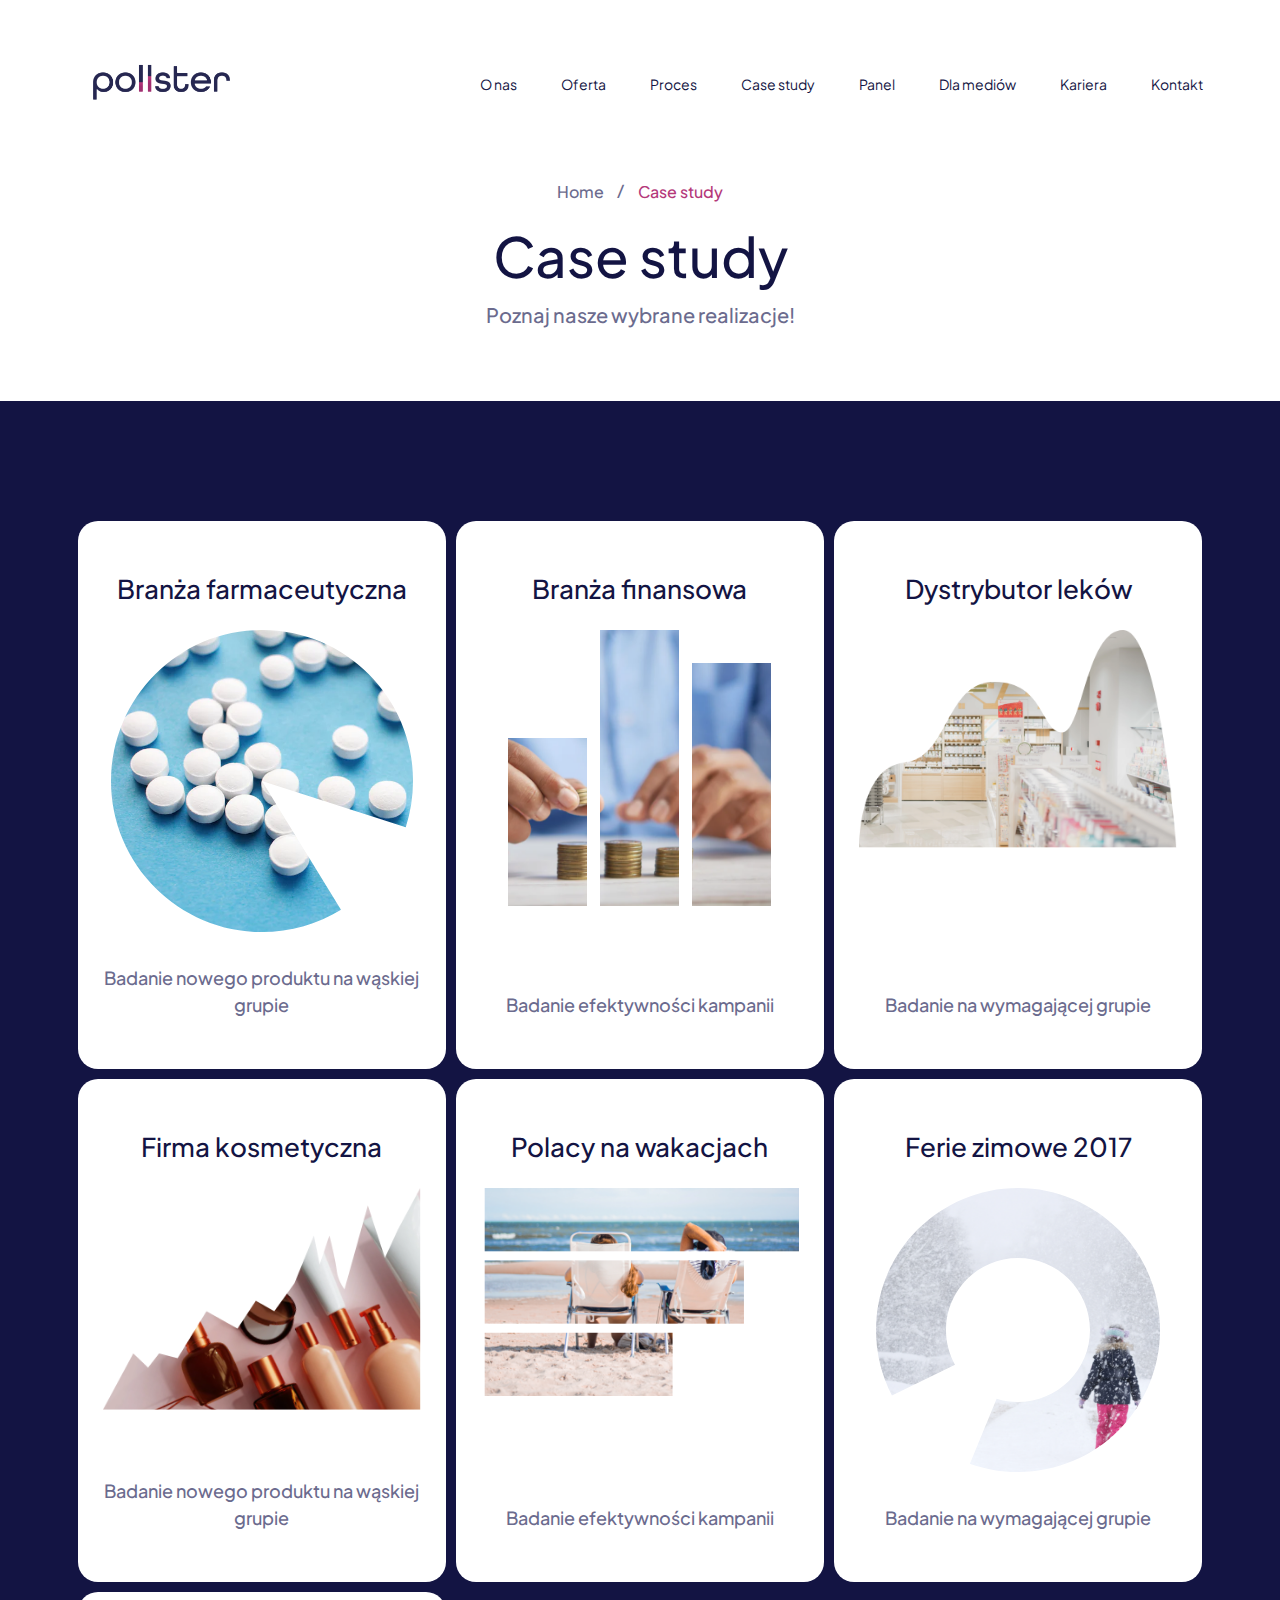
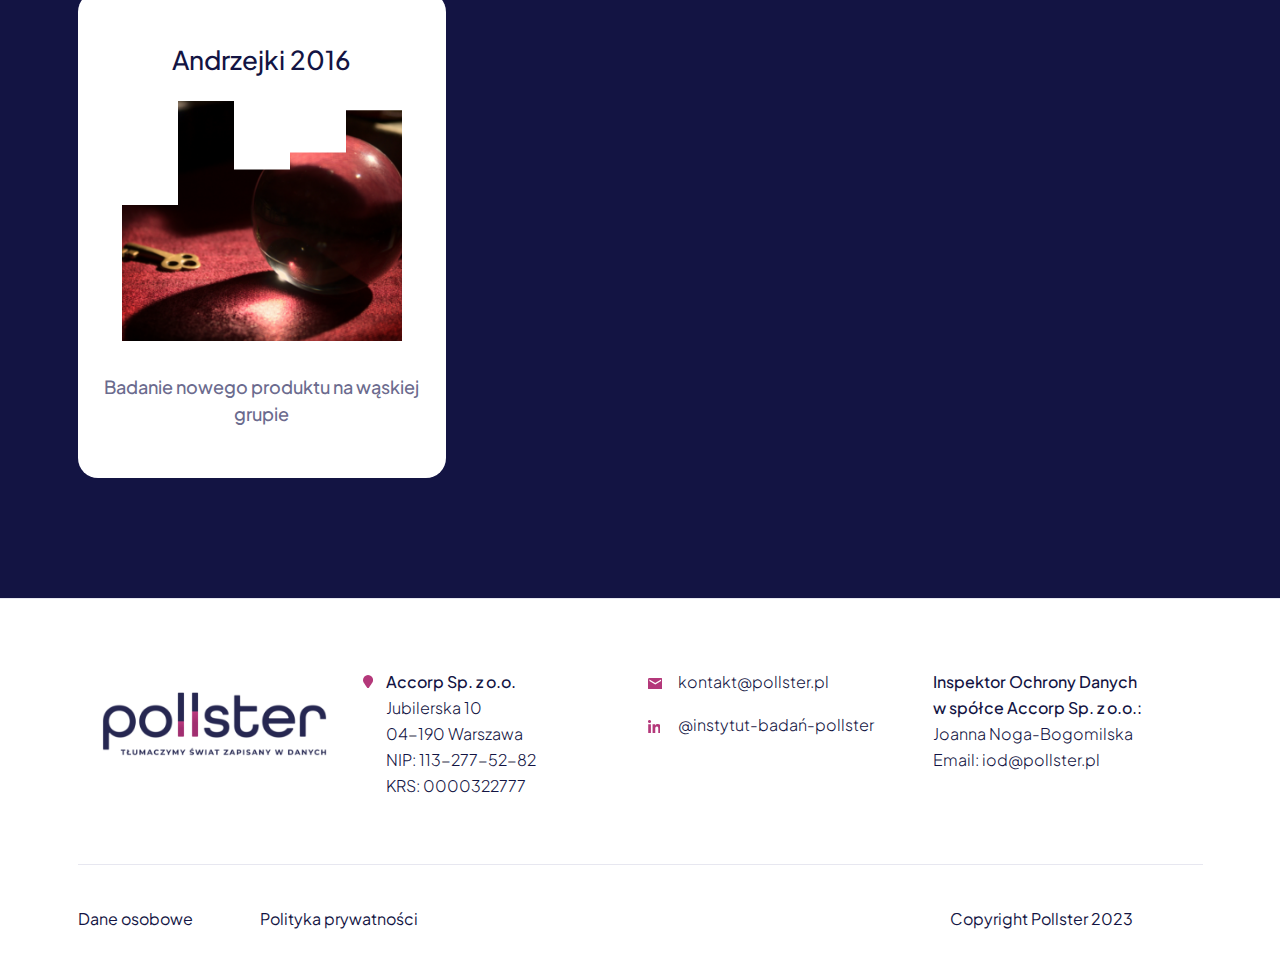
<file: case-study.html>
<!DOCTYPE html>
<html lang="en">

<head>
  <meta charset="utf-8">
  <meta http-equiv="X-UA-Compatible" content="IE=edge">
  <meta name="viewport" content="width=device-width, initial-scale=1">
  <title>Case Study</title>
  <link rel="stylesheet" href="assets/css/bootstrap.min.css">
  <link rel="stylesheet" href="assets/fonts/fontawesome-pro-5.0.6/css/fontawesome-all.min.css">
  <link rel="stylesheet" href="assets/css/style.css">
  <link rel="stylesheet" href="assets/css/responsive.css">
</head>

<body>
  <!-- header area start -->
  <header class="header-section header-transparent">
    <div class="desktop-menu  d-none d-lg-block">
      <div class="container">
        <div class="header-wrapper">
          <a href="index.html" class="header-logo"><img src="assets/images/logo/logo-black.png" alt="logo"></a>
          <div class="main-menu-wrapper">
            <ul class="main-menu">
                <li><a href="kim-jesteśmy.html">O nas</a></li>
                <li><a href="oferta.html">Oferta</a></li>
                <li><a href="proces.html">Proces</a></li>
                <li><a href="case-study.html">Case study</a></li>
                <li><a href="panel.html">Panel</a></li>
                <li><a href="dla-mediów.html">Dla mediów</a></li>
                <li><a href="hr.html">Kariera</a></li>
                <li><a href="kontakt.html">Kontakt</a></li>
            </ul>
          </div>
        </div>
      </div>
    </div>
    <section class="mobile-menu-area d-block d-lg-none">
      <div class="mobile-topbar">
        <div class="container">
          <div class="d-flex justify-content-between align-items-center">
            <div class="logo">
              <a href="index.html"><img src="assets/images/logo/logo-black.png" alt="logo"></a>
            </div>
            <button type="button" class="bars bg-transparent border-0">
              <img src="assets/images/menu-bar.svg" alt="menu bar">
            </button>
          </div>
        </div>
      </div>
      <div class="mobile-menu-overlay"></div>
      <div class="mobile-menu-main">
        <button type="button" class="close-mobile-menu bg-transparent border-0"><img src="assets/images/close-icon-white.svg" alt="menu close"></button>
        <div class="menu-body">
          <div class="menu-list">
            <ul class="list-unstyled d-flex flex-column">
                <li><a href="kim-jesteśmy.html">O nas</a></li>
                <li><a href="oferta.html">Oferta</a></li>
                <li><a href="proces.html">Proces</a></li>
                <li><a href="case-study.html">Case study</a></li>
                <li><a href="panel.html">Panel</a></li>
                <li><a href="dla-mediów.html">Dla mediów</a></li>
                <li><a href="hr.html">Kariera</a></li>
                <li><a href="kontakt.html">Kontakt</a></li>
            </ul>
          </div>
        </div>
      </div>
    </section>
  </header>
  <!-- header area end -->
  <!-- breadcrumb area start -->
  <section class="bread-crumb-area">
    <div class="container">
      <ul class="list-unstyled">
        <li><a href="index.html">Home</a></li>
        <li>Case study</li>
      </ul>
      <div class="text text-center">
        <h1 class="title">Case study</h1>
        <p>Poznaj nasze wybrane realizacje!</p>
      </div>
    </div>
  </section>
  <!-- breadcrumb area end -->
  <!-- case study area start -->
  <section class="case-study-area">
    <div class="container">
      <div class="row g-3">
        <div class="col-lg-4 col-md-6">
          <div class="item text-center">
            <div class="text">
              <h4 class="title">Branża farmaceutyczna</h4>
            </div>
            <div class="image">
              <img src="assets/images/case-study/1.png" alt="img" class="img-fluid">
            </div>
            <div class="des">
              <p>Badanie nowego produktu na wąskiej grupie</p>
            </div>
          </div>
        </div>
        <div class="col-lg-4 col-md-6">
          <div class="item text-center">
            <div class="text">
              <h4 class="title">Branża finansowa</h4>
            </div>
            <div class="image">
              <img src="assets/images/case-study/2.png" alt="img" class="img-fluid">
            </div>
            <div class="des">
              <p>Badanie efektywności kampanii</p>
            </div>
          </div>
        </div>
        <div class="col-lg-4 col-md-6">
          <div class="item text-center">
            <div class="text">
              <h4 class="title">Dystrybutor leków</h4>
            </div>
            <div class="image">
              <img src="assets/images/case-study/3.png" alt="img" class="img-fluid">
            </div>
            <div class="des">
              <p>Badanie na wymagającej grupie</p>
            </div>
          </div>
        </div>
        <div class="col-lg-4 col-md-6">
          <div class="item text-center">
            <div class="text">
              <h4 class="title">Firma kosmetyczna</h4>
            </div>
            <div class="image">
              <img src="assets/images/case-study/4.png" alt="img" class="img-fluid">
            </div>
            <div class="des">
              <p>Badanie nowego produktu na wąskiej grupie</p>
            </div>
          </div>
        </div>
        <div class="col-lg-4 col-md-6">
          <div class="item text-center">
            <div class="text">
              <h4 class="title">Polacy na wakacjach</h4>
            </div>
            <div class="image">
              <img src="assets/images/case-study/5.png" alt="img" class="img-fluid">
            </div>
            <div class="des">
              <p>Badanie efektywności kampanii</p>
            </div>
          </div>
        </div>
        <div class="col-lg-4 col-md-6">
          <div class="item text-center">
            <div class="text">
              <h4 class="title">Ferie zimowe 2017</h4>
            </div>
            <div class="image">
              <img src="assets/images/case-study/6.png" alt="img" class="img-fluid">
            </div>
            <div class="des">
              <p>Badanie na wymagającej grupie</p>
            </div>
          </div>
        </div>
        <div class="col-lg-4 col-md-6">
          <div class="item text-center">
            <div class="text">
              <h4 class="title">Andrzejki 2016</h4>
            </div>
            <div class="image">
              <img src="assets/images/case-study/7.png" alt="img" class="img-fluid">
            </div>
            <div class="des">
              <p>Badanie nowego produktu na wąskiej grupie</p>
            </div>
          </div>
        </div>
      </div>
    </div>
  </section>
  <!-- case study area end -->
  <!-- footer area start -->
  <footer class="footer-area">
    <div class="container">
      <div class="row g-4">
        <div class="col-lg-3 col-md-6">
          <div class="footer-widget">
            <a href="#"><img src="assets/images/logo/footer-logo.png" alt="footer-logo"></a>
          </div>
        </div>
        <div class="col-lg-3 col-md-6">
          <div class="footer-widget d-flex flex-column flex-md-row">
            <div class="icon">
                <svg xmlns="http://www.w3.org/2000/svg" width="10.095" height="13.46" viewBox="0 0 10.095 13.46">
                  <path id="Icon_awesome-map-marker" data-name="Icon awesome-map-marker"
                    d="M4.529,13.189C.709,7.651,0,7.083,0,5.048a5.048,5.048,0,0,1,10.1,0c0,2.035-.709,2.6-4.529,8.141a.631.631,0,0,1-1.038,0Z"
                    fill="#b4387a" />
                </svg>
              </div>
              <p>Accorp Sp. z o.o. <br>
                <span>
                  Jubilerska 10 <br>
                  04-190 Warszawa <br>
                  NIP: 113-277-52-82 <br>
                  KRS: 0000322777
                </span></p>
          </div>
        </div>
        <div class="col-lg-3 col-md-6">
          <div class="footer-widget mail_">
            <ul>
              <li>
                <div class="icon">
                  <svg xmlns="http://www.w3.org/2000/svg" width="14.512" height="11.61" viewBox="0 0 14.512 11.61">
                    <path id="Icon_material-email" data-name="Icon material-email"
                      d="M16.061,6H4.451A1.449,1.449,0,0,0,3.007,7.451L3,16.159A1.455,1.455,0,0,0,4.451,17.61h11.61a1.455,1.455,0,0,0,1.451-1.451V7.451A1.455,1.455,0,0,0,16.061,6Zm0,2.9-5.8,3.628L4.451,8.9V7.451l5.8,3.628,5.8-3.628Z"
                      transform="translate(-3 -6)" fill="#b4387a" />
                  </svg>
                </div>
                <div class="text">
                  <p><span><a href="mailto:kontakt@pollster.pl">kontakt@pollster.pl</a></span></p>
                </div>
              </li>
              <li>
                <div class="icon">
                  <svg xmlns="http://www.w3.org/2000/svg" width="12.958" height="12.958" viewBox="0 0 12.958 12.958">
                    <path id="Icon_awesome-linkedin-in" data-name="Icon awesome-linkedin-in"
                      d="M2.9,12.958H.214V4.307H2.9ZM1.556,3.127A1.563,1.563,0,1,1,3.112,1.557,1.569,1.569,0,0,1,1.556,3.127Zm11.4,9.831H10.274V8.747c0-1-.02-2.291-1.4-2.291-1.4,0-1.611,1.09-1.611,2.218v4.284H4.583V4.307H7.16v1.18H7.2a2.823,2.823,0,0,1,2.542-1.4c2.719,0,3.219,1.79,3.219,4.116v4.752Z"
                      transform="translate(0 -0.001)" fill="#b4387a" />
                  </svg>
                </div>
                <div class="text">
                  <p><span>@instytut-badań-pollster</span></p>
                </div>
              </li>
            </ul>
          </div>
        </div>
        <div class="col-lg-3 col-md-6">
          <div class="footer-widget">
            <p>Inspektor Ochrony Danych <br>
              w spółce Accorp Sp. z o.o.: <br>
              <span>Joanna Noga-Bogomilska <br>
                Email: <a href="mailto:iod@pollster.pl">iod@pollster.pl</a></span></p>
          </div>
        </div>
      </div>
      <div class="footer-btm">
        <div class="row">
          <div class="col-lg-6 col-md-7">
            <div class="text">
              <a href="#">Dane osobowe</a>
              <a href="#">Polityka prywatności</a>
            </div>
          </div>
          <div class="col-lg-6 col-md-5">
            <div class="text text-end">
              <p>Copyright Pollster 2023 </p>
            </div>
          </div>
        </div>
      </div>
    </div>
  </footer>
  <!-- footer area end -->

  <!-- scroll top area start -->
  <button class="scroll-to-top">
    <i class="fas fa-angle-up"></i>
  </button>
  <!-- scroll top area end -->

  <script src="assets/js/bootstrap.bundle.min.js"></script>
  <script src="assets/js/theme.js"></script>
</body>

</html>
</file>
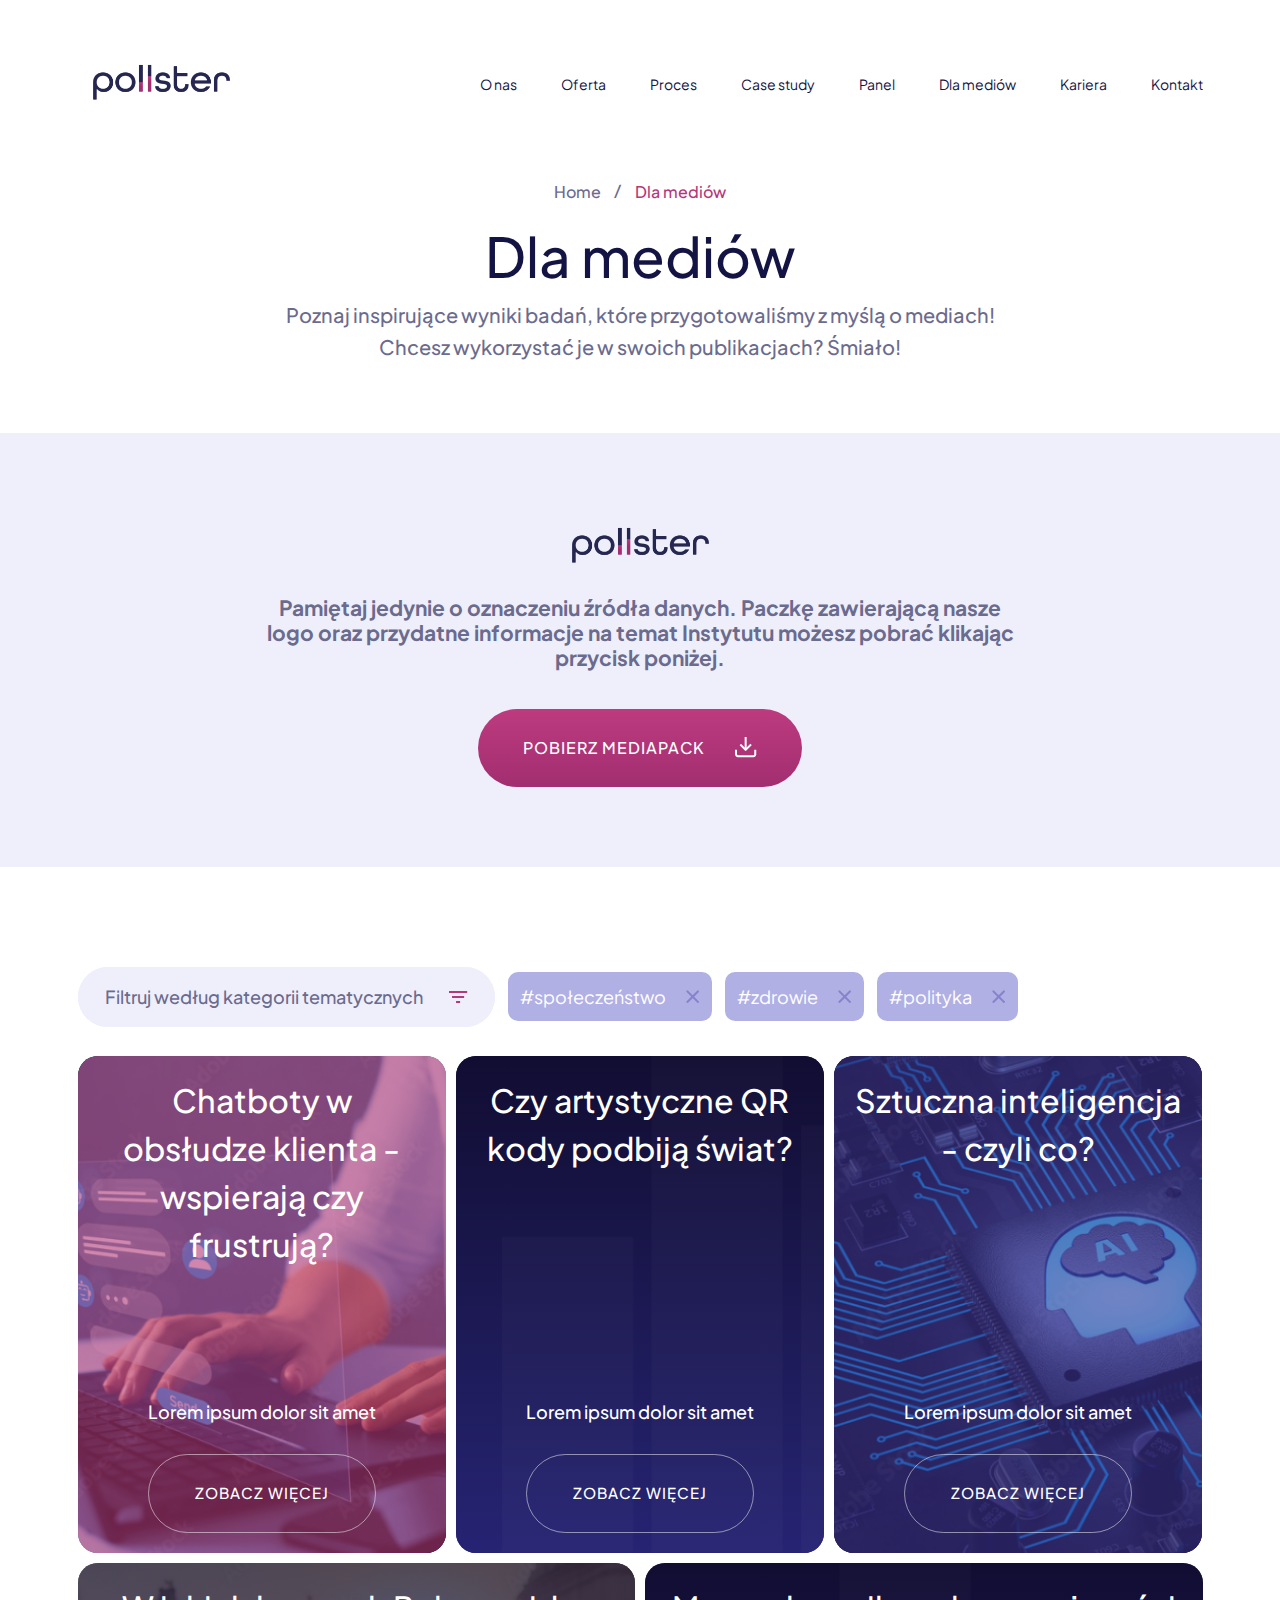
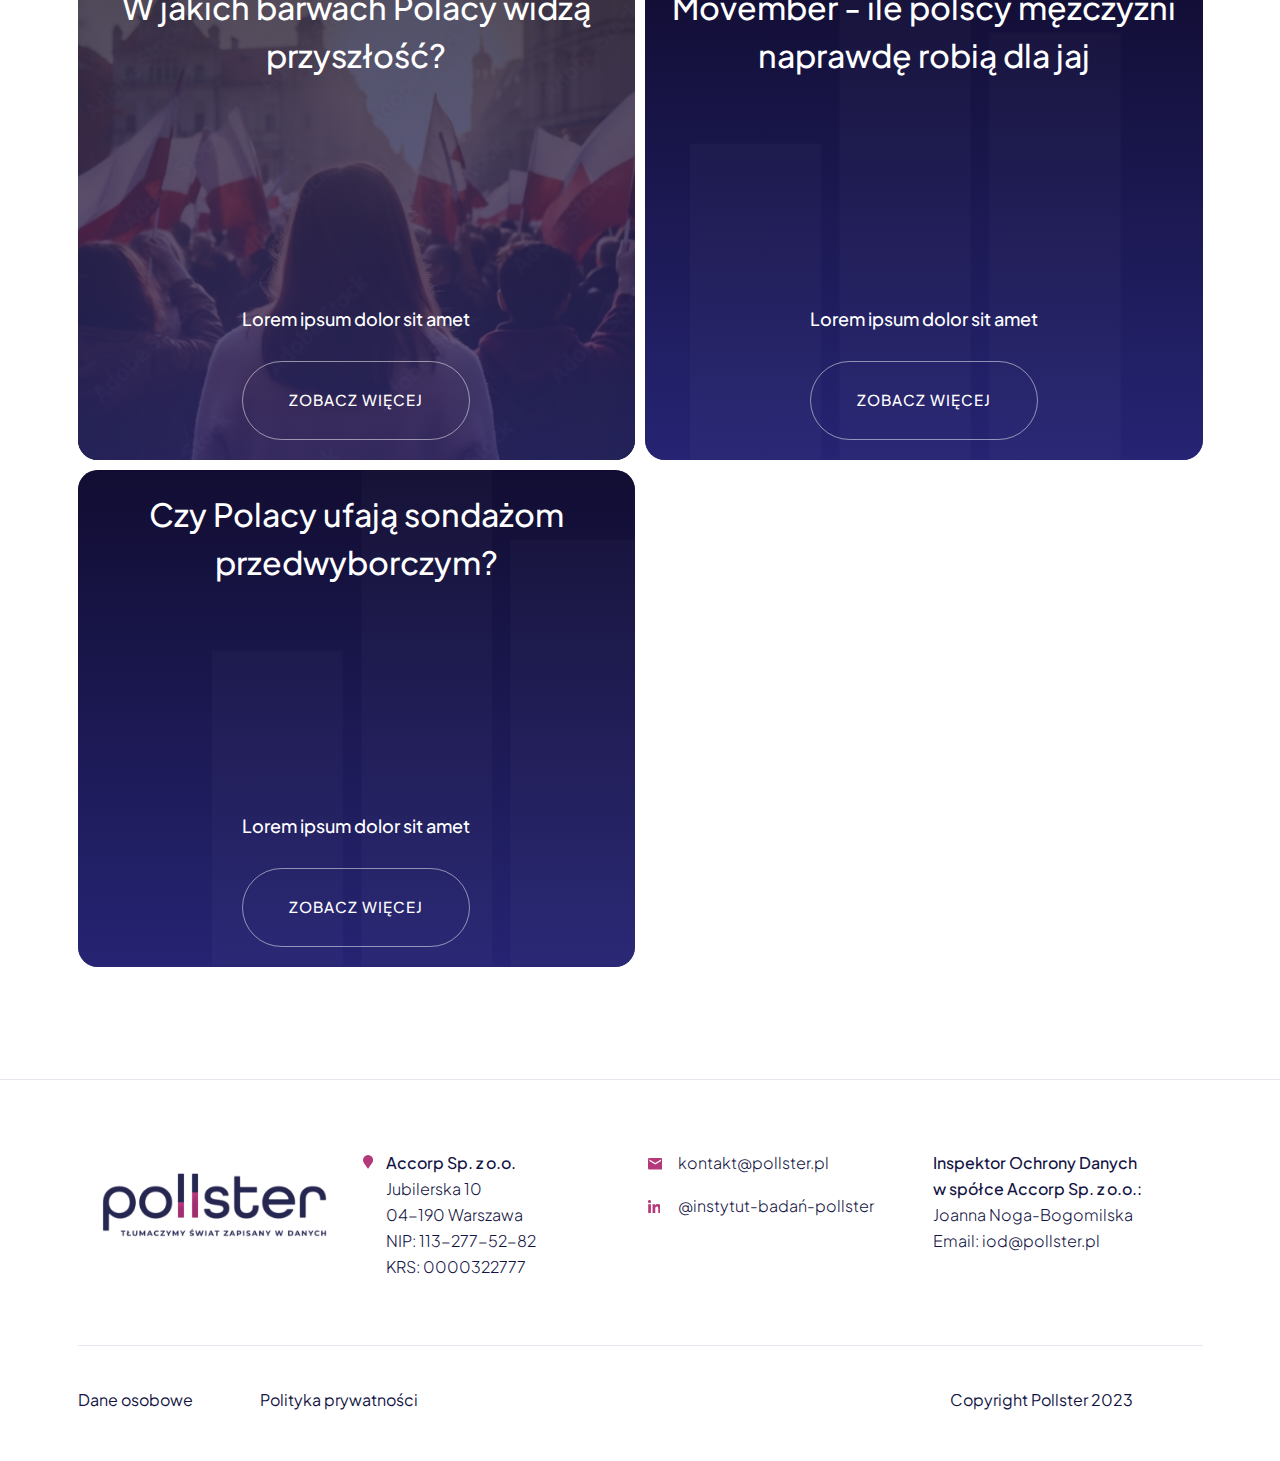
<file: dla-mediów.html>
<!DOCTYPE html>
<html lang="en">

<head>
  <meta charset="utf-8">
  <meta http-equiv="X-UA-Compatible" content="IE=edge">
  <meta name="viewport" content="width=device-width, initial-scale=1">
  <title>Dla mediów</title>
  <link rel="stylesheet" href="assets/css/bootstrap.min.css">
  <link rel="stylesheet" href="assets/fonts/fontawesome-pro-5.0.6/css/fontawesome-all.min.css">
  <!-- <link rel="stylesheet" href="assets/css/nice-select.css"> -->
  <link rel="stylesheet" href="assets/css/style.css">
  <link rel="stylesheet" href="assets/css/responsive.css">
</head>

<body>
  <!-- header area start -->
  <header class="header-section header-transparent">
    <div class="desktop-menu  d-none d-lg-block">
      <div class="container">
        <div class="header-wrapper">
          <a href="index.html" class="header-logo"><img src="assets/images/logo/logo-black.png" alt="logo"></a>
          <div class="main-menu-wrapper">
            <ul class="main-menu">
                <li><a href="kim-jesteśmy.html">O nas</a></li>
                <li><a href="oferta.html">Oferta</a></li>
                <li><a href="proces.html">Proces</a></li>
                <li><a href="case-study.html">Case study</a></li>
                <li><a href="panel.html">Panel</a></li>
                <li><a href="dla-mediów.html">Dla mediów</a></li>
                <li><a href="hr.html">Kariera</a></li>
                <li><a href="kontakt.html">Kontakt</a></li>
            </ul>
          </div>
        </div>
      </div>
    </div>
    <section class="mobile-menu-area d-block d-lg-none">
      <div class="mobile-topbar">
        <div class="container">
          <div class="d-flex justify-content-between align-items-center">
            <div class="logo">
              <a href="index.html"><img src="assets/images/logo/logo-black.png" alt="logo"></a>
            </div>
            <button type="button" class="bars bg-transparent border-0">
              <img src="assets/images/menu-bar.svg" alt="menu bar">
            </button>
          </div>
        </div>
      </div>
      <div class="mobile-menu-overlay"></div>
      <div class="mobile-menu-main">
        <button type="button" class="close-mobile-menu bg-transparent border-0"><img src="assets/images/close-icon-white.svg" alt="menu close"></button>
        <div class="menu-body">
          <div class="menu-list">
            <ul class="list-unstyled d-flex flex-column">
                <li><a href="kim-jesteśmy.html">O nas</a></li>
                <li><a href="oferta.html">Oferta</a></li>
                <li><a href="proces.html">Proces</a></li>
                <li><a href="case-study.html">Case study</a></li>
                <li><a href="panel.html">Panel</a></li>
                <li><a href="dla-mediów.html">Dla mediów</a></li>
                <li><a href="hr.html">Kariera</a></li>
                <li><a href="kontakt.html">Kontakt</a></li>
            </ul>
          </div>
        </div>
      </div>
    </section>
  </header>
  <!-- header area end -->
  <!-- breadcrumb area start -->
  <section class="bread-crumb-area">
    <div class="container">
      <ul class="list-unstyled">
        <li><a href="index.html">Home</a></li>
        <li>Dla mediów</li>
      </ul>
      <div class="text text-center">
        <h1 class="title">Dla mediów</h1>
        <p>Poznaj inspirujące wyniki badań, które przygotowaliśmy z myślą o mediach! Chcesz wykorzystać je w swoich
          publikacjach? <span class="d-none d-md-inline-block">Śmiało!</span></p>
      </div>
    </div>
  </section>
  <!-- breadcrumb area end -->
  <!-- Dla mediów area start -->
  <section class="media-area">
    <div class="banner-area">
      <div class="container">
        <img src="assets/images/logo/logo-black.png" alt="logo-black">
        <h4 class="title">Pamiętaj jedynie o oznaczeniu źródła danych. Paczkę zawierającą nasze logo oraz przydatne
          informacje na temat Instytutu możesz pobrać klikając przycisk poniżej.</h4>
        <a href="#" class="dn-btn d-inline-flex align-items-center">POBIERZ MEDIAPACK <img src="assets/images/icons/dn.png" alt="dn"></a>
      </div>
    </div>
    <div class="filter-and-tag-area">
      <div class="container">
        <ul class="list-unstyled">
          <li>
            <div class="filter">
                <div class="dropholder">
                    <div class="dropdown d-flex align-items-center justify-content-between">
                        <p>Filtruj według kategorii tematycznych</p>
                        <span class="filter-icon">
                            <svg xmlns="http://www.w3.org/2000/svg" width="18.179" height="12.119" viewBox="0 0 18.179 12.119">
                                <path id="Icon_material-filter-list" data-name="Icon material-filter-list" d="M11.57,21.119h4.04V19.1H11.57ZM4.5,9v2.02H22.679V9Zm3.03,7.07H19.649V14.05H7.53Z" transform="translate(-4.5 -9)" fill="#B4387A">
                            </svg>
                        </span>
                    </div>
                    <ul class="dropdownMenu">
                        <li>#polityka</li>
                        <li>#społeczeństwo</li>
                        <li>#marketing</li>
                        <li>#zdrowie</li>
                    </ul>
                </div>
            </div>
          </li>
          <li>
            <button class="tags text-white d-inline-flex align-items-center">#społeczeństwo <img src="assets/images/icons/close.png" alt="close"></button>
          </li>
          <li>
            <button class="tags text-white d-inline-flex align-items-center">#zdrowie <img src="assets/images/icons/close.png" alt="close"></button>
          </li>
          <li>
            <button class="tags text-white d-inline-flex align-items-center">#polityka <img src="assets/images/icons/close.png" alt="close"></button>
          </li>
        </ul>
      </div>
    </div>
    <div class="main-items-area">
      <div class="container">
        <div class="row g-3">
          <div class="col-md-6 col-lg-4 item-label">
            <div class="item">
              <img src="assets/images/img/dia-img-1.png" alt="dia-img" class="img-fluid w-100">
              <div class="overlay">
                <img src="assets/images/img/progress.png" alt="progress" class="progress-img">
                <div class="top-text">
                  <h4 class="title">Chatboty w obsłudze klienta - wspierają czy frustrują?
                  </h4>
                </div>
                <div class="btm-text">
                  <p>Lorem ipsum dolor sit amet</p>
                  <a href="#">ZOBACZ WIĘCEJ</a>
                </div>
              </div>
            </div>
          </div>
          <div class="col-md-6 col-lg-4 item-label">
            <div class="item">
              <div class="overlay">
                <img src="assets/images/img/progress.png" alt="progress" class="progress-img">
                <div class="top-text">
                  <h4 class="title">Czy artystyczne QR kody podbiją świat?
                  </h4>
                </div>
                <div class="btm-text">
                  <p>Lorem ipsum dolor sit amet</p>
                  <a href="#">ZOBACZ WIĘCEJ</a>
                </div>
              </div>
            </div>
          </div>
          <div class="col-md-6 col-lg-4 item-label">
            <div class="item">
              <img src="assets/images/img/dia-img-2.png" alt="dia-img" class="img-fluid w-100">
              <div class="overlay">
                <div class="top-text">
                  <h4 class="title">Sztuczna inteligencja - czyli co?
                  </h4>
                </div>
                <div class="btm-text">
                  <p>Lorem ipsum dolor sit amet</p>
                  <a href="#">ZOBACZ WIĘCEJ</a>
                </div>
              </div>
            </div>
          </div>
          <div class="col-md-6 item-label">
            <div class="item">
              <img src="assets/images/img/dia-img-3.png" alt="dia-img" class="img-fluid w-100">
              <div class="overlay">
                <div class="top-text">
                  <h4 class="title">W jakich barwach Polacy widzą przyszłość?
                  </h4>
                </div>
                <div class="btm-text">
                  <p>Lorem ipsum dolor sit amet</p>
                  <a href="#">ZOBACZ WIĘCEJ</a>
                </div>
              </div>
            </div>
          </div>
          <div class="col-md-6 item-label">
            <div class="item">
              <div class="overlay">
                <img src="assets/images/img/progress.png" alt="progress" class="progress-img">
                <div class="top-text">
                  <h4 class="title">Movember - ile polscy mężczyźni naprawdę robią dla jaj
                  </h4>
                </div>
                <div class="btm-text">
                  <p>Lorem ipsum dolor sit amet</p>
                  <a href="#">ZOBACZ WIĘCEJ</a>
                </div>
              </div>
            </div>
          </div>
          <div class="col-md-6 item-label">
            <div class="item">
              <div class="overlay">
                <img src="assets/images/img/progress.png" alt="progress" class="progress-img">
                <div class="top-text">
                  <h4 class="title">Czy Polacy ufają sondażom przedwyborczym?
                  </h4>
                </div>
                <div class="btm-text">
                  <p>Lorem ipsum dolor sit amet</p>
                  <a href="#">ZOBACZ WIĘCEJ</a>
                </div>
              </div>
            </div>
          </div>
        </div>
      </div>
    </div>
  </section>
  <!-- Dla mediów area end -->
  <!-- footer area start -->
  <footer class="footer-area">
    <div class="container">
      <div class="row g-4">
        <div class="col-lg-3 col-md-6">
          <div class="footer-widget">
            <a href="#"><img src="assets/images/logo/footer-logo.png" alt="footer-logo"></a>
          </div>
        </div>
        <div class="col-lg-3 col-md-6">
          <div class="footer-widget d-flex flex-column flex-md-row">
              <div class="icon">
                <svg xmlns="http://www.w3.org/2000/svg" width="10.095" height="13.46" viewBox="0 0 10.095 13.46">
                  <path id="Icon_awesome-map-marker" data-name="Icon awesome-map-marker"
                    d="M4.529,13.189C.709,7.651,0,7.083,0,5.048a5.048,5.048,0,0,1,10.1,0c0,2.035-.709,2.6-4.529,8.141a.631.631,0,0,1-1.038,0Z"
                    fill="#b4387a" />
                </svg>
              </div>
              <p>Accorp Sp. z o.o. <br>
                <span>
                  Jubilerska 10 <br>
                  04-190 Warszawa <br>
                  NIP: 113-277-52-82 <br>
                  KRS: 0000322777
                </span></p>
          </div>
        </div>
        <div class="col-lg-3 col-md-6">
          <div class="footer-widget mail_">
            <ul>
              <li>
                <div class="icon">
                  <svg xmlns="http://www.w3.org/2000/svg" width="14.512" height="11.61" viewBox="0 0 14.512 11.61">
                    <path id="Icon_material-email" data-name="Icon material-email"
                      d="M16.061,6H4.451A1.449,1.449,0,0,0,3.007,7.451L3,16.159A1.455,1.455,0,0,0,4.451,17.61h11.61a1.455,1.455,0,0,0,1.451-1.451V7.451A1.455,1.455,0,0,0,16.061,6Zm0,2.9-5.8,3.628L4.451,8.9V7.451l5.8,3.628,5.8-3.628Z"
                      transform="translate(-3 -6)" fill="#b4387a" />
                  </svg>
                </div>
                <div class="text">
                  <p><span><a href="mailto:kontakt@pollster.pl">kontakt@pollster.pl</a></span></p>
                </div>
              </li>
              <li>
                <div class="icon">
                  <svg xmlns="http://www.w3.org/2000/svg" width="12.958" height="12.958" viewBox="0 0 12.958 12.958">
                    <path id="Icon_awesome-linkedin-in" data-name="Icon awesome-linkedin-in"
                      d="M2.9,12.958H.214V4.307H2.9ZM1.556,3.127A1.563,1.563,0,1,1,3.112,1.557,1.569,1.569,0,0,1,1.556,3.127Zm11.4,9.831H10.274V8.747c0-1-.02-2.291-1.4-2.291-1.4,0-1.611,1.09-1.611,2.218v4.284H4.583V4.307H7.16v1.18H7.2a2.823,2.823,0,0,1,2.542-1.4c2.719,0,3.219,1.79,3.219,4.116v4.752Z"
                      transform="translate(0 -0.001)" fill="#b4387a" />
                  </svg>
                </div>
                <div class="text">
                  <p><span>@instytut-badań-pollster</span></p>
                </div>
              </li>
            </ul>
          </div>
        </div>
        <div class="col-lg-3 col-md-6">
          <div class="footer-widget">
            <p>Inspektor Ochrony Danych <br>
              w spółce Accorp Sp. z o.o.: <br>
              <span>Joanna Noga-Bogomilska <br>
                Email: <a href="mailto:iod@pollster.pl">iod@pollster.pl</a></span></p>
          </div>
        </div>
      </div>
      <div class="footer-btm">
        <div class="row">
          <div class="col-lg-6 col-md-7">
            <div class="text">
              <a href="#">Dane osobowe</a>
              <a href="#">Polityka prywatności</a>
            </div>
          </div>
          <div class="col-lg-6 col-md-5">
            <div class="text text-end">
              <p>Copyright Pollster 2023 </p>
            </div>
          </div>
        </div>
      </div>
    </div>
  </footer>
  <!-- footer area end -->

  <!-- scroll top area start -->
  <button class="scroll-to-top">
    <i class="fas fa-angle-up"></i>
  </button>
  <!-- scroll top area end -->

  <script src="assets/js/bootstrap.bundle.min.js"></script>
  <!-- <script src="assets/js/nice-select.js"></script> -->
  <script src="assets/js/theme.js"></script>

  <script>
        var selectBtn = document.getElementsByClassName('dropdown'),
        dropdownMenu = document.getElementsByClassName('dropdownMenu');

        for (i = 0; i < selectBtn.length; i++) {
            selectBtn[i].onclick = function() {
                if(this.className.indexOf('active') > -1){
                    for (j = 0; j < selectBtn.length; j++) {
                        removeClass(selectBtn[j], 'active')
                    }
                } else {
                    addClass(this, 'active');            
                }               
            };
        }
        for (i = 0; i < dropdownMenu.length; i++) {
            var child = dropdownMenu[i].children;    
            for (j = 0; j < child.length; j++) {
                child[j].onclick = function() {
                    var text = this.innerHTML;
                    this.parentNode.previousElementSibling.children[0].innerHTML = text;
                    toggleClass(this.parentNode, 'showMenu');
                };
            }
        }

        window.addEventListener('click', function(event){
            for (i = 0; i < selectBtn.length; i++) {
                if (event.target != selectBtn[i].children[0]){
                    removeClass(selectBtn[i], 'active');
                }
            }
        });




        function toggleClass(el, classToToggle) {
            var classN = el.className;
            if(classN.indexOf(classToToggle) > -1){
                el.className =  classN.replace(" " + classToToggle, '');
            } else {		
                el.className = classN + " " + classToToggle;
            }
        }
        function addClass(el, classToToggle) {
            var classN = el.className
            if(classN.indexOf(classToToggle) < 1){
                el.className = classN + " " + classToToggle;
            }
        }
        function removeClass(el, classToToggle) {
            var classN = el.className;
            if(classN.indexOf(classToToggle) > -1){
                el.className =  classN.replace(" " + classToToggle, '');
            }
        }
  </script>
</body>

</html>
</file>
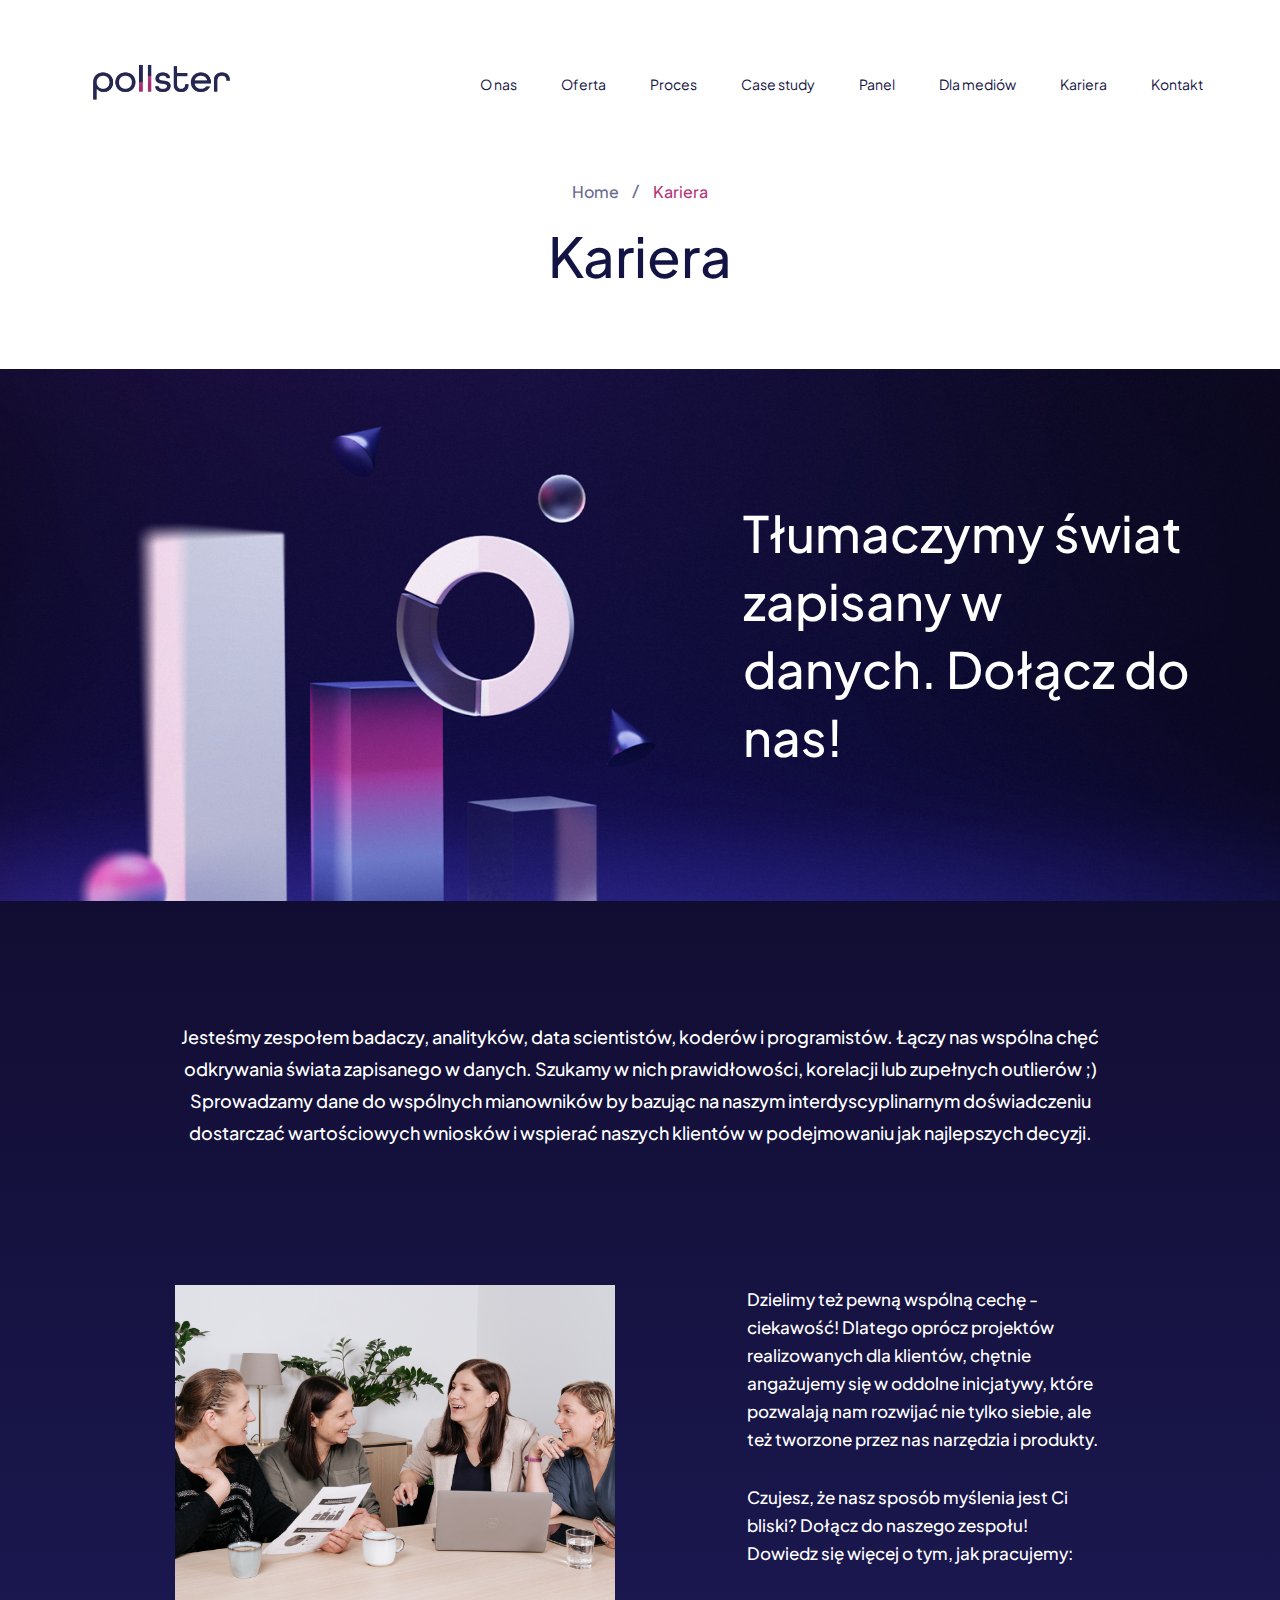
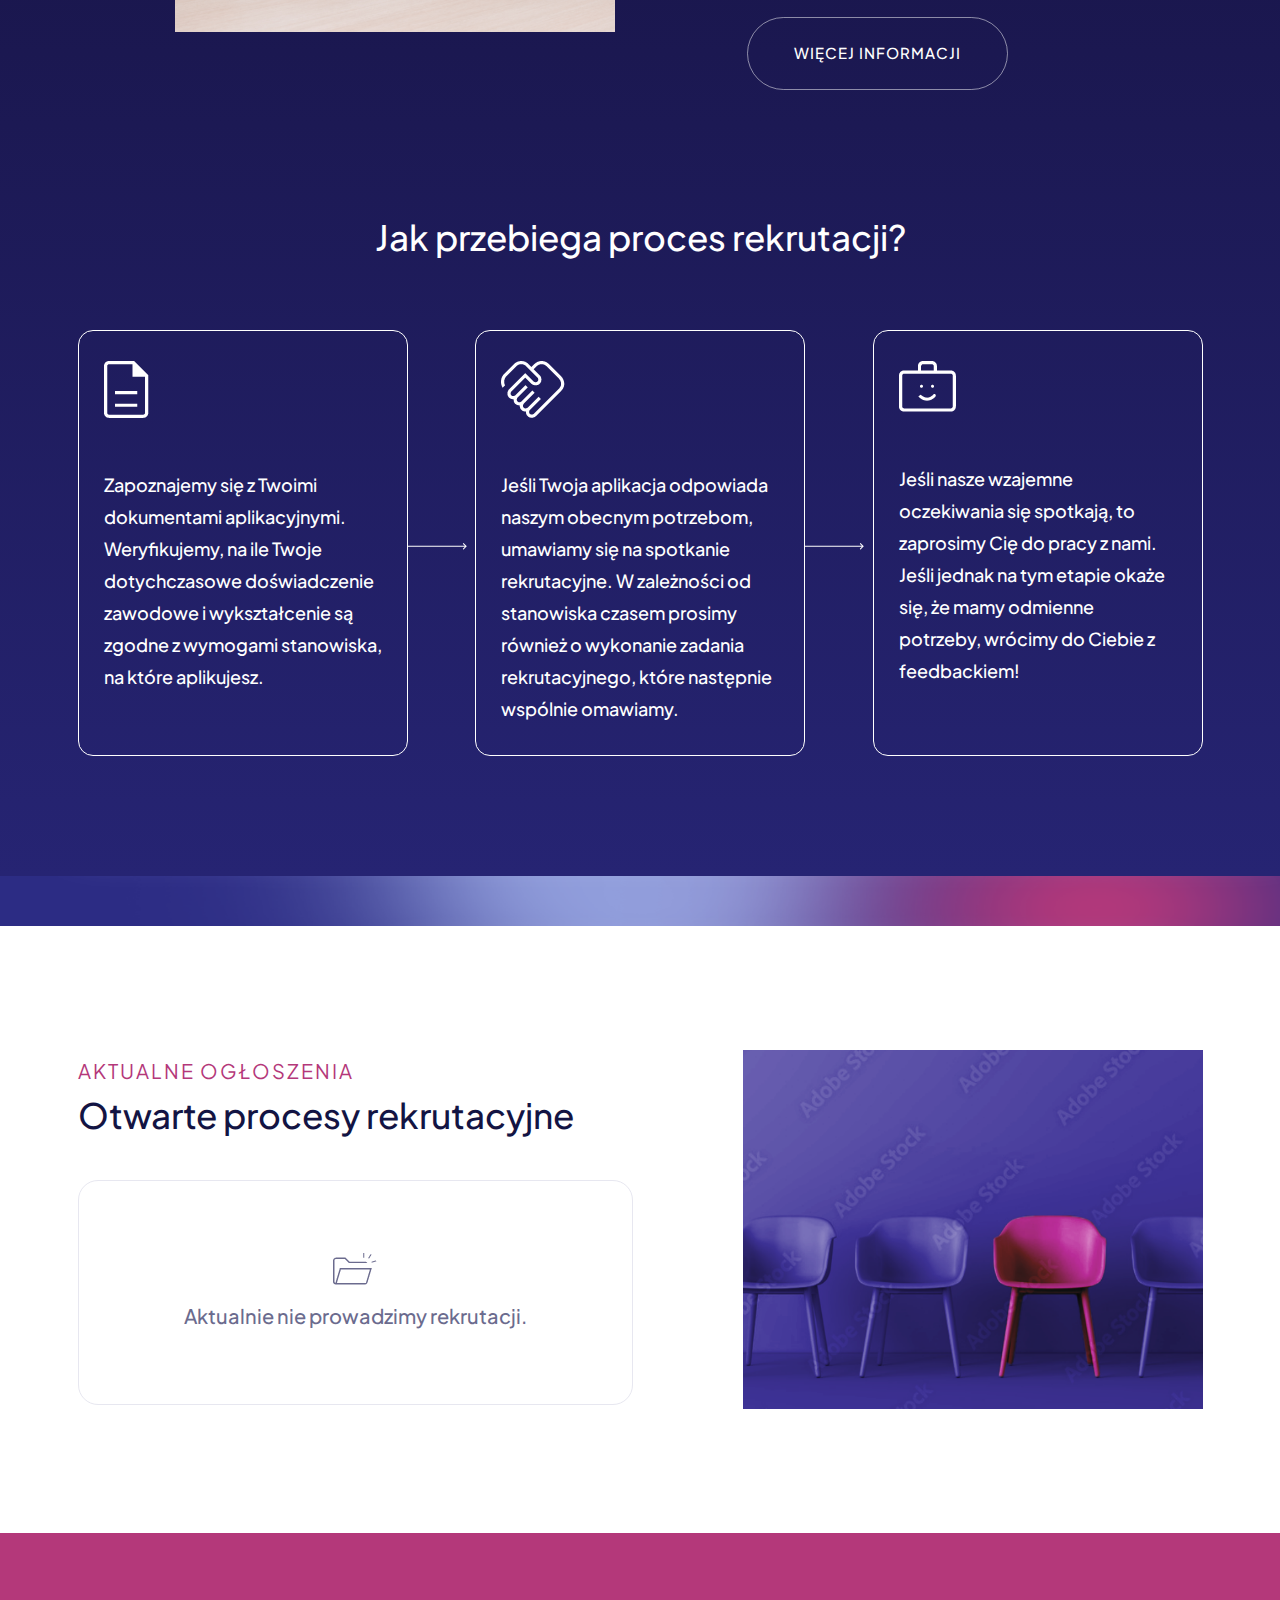
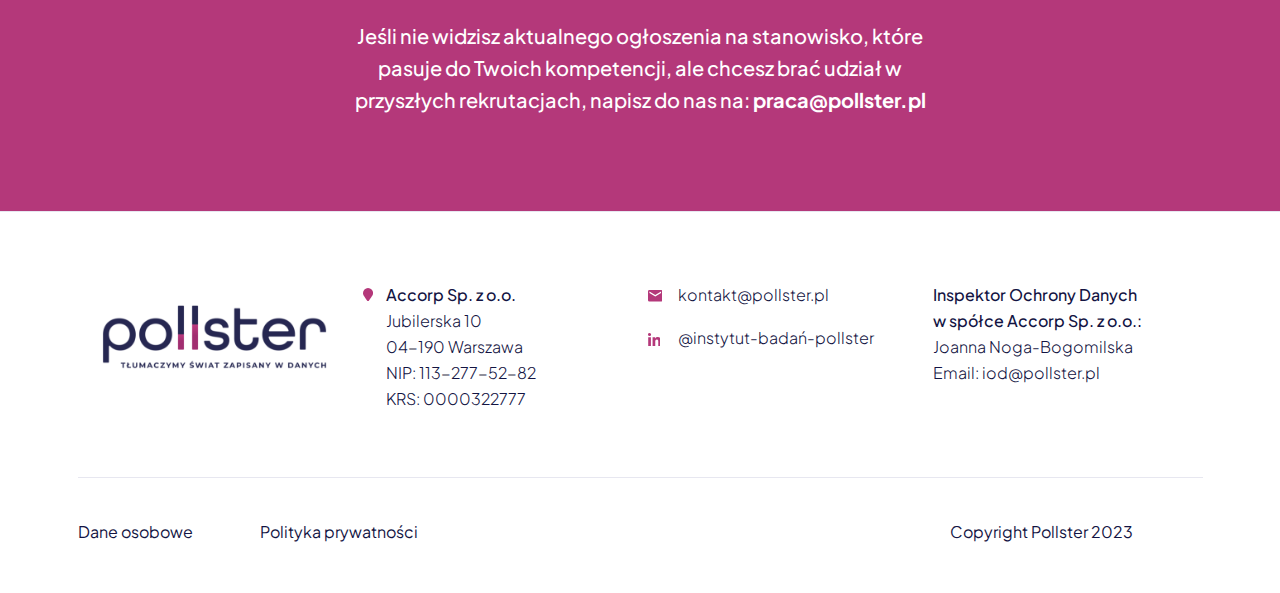
<file: hr-empty.html>
<!DOCTYPE html>
<html lang="en">

<head>
  <meta charset="utf-8">
  <meta http-equiv="X-UA-Compatible" content="IE=edge">
  <meta name="viewport" content="width=device-width, initial-scale=1">
  <title>Kariera Empty</title>
  <link rel="stylesheet" href="assets/css/bootstrap.min.css">
  <link rel="stylesheet" href="assets/fonts/fontawesome-pro-5.0.6/css/fontawesome-all.min.css">
  <link rel="stylesheet" href="assets/css/style.css">
  <link rel="stylesheet" href="assets/css/responsive.css">
</head>

<body>
  <!-- header area start -->
  <header class="header-section header-transparent">
    <div class="desktop-menu  d-none d-lg-block">
      <div class="container">
        <div class="header-wrapper">
          <a href="index.html" class="header-logo"><img src="assets/images/logo/logo-black.png" alt="logo"></a>
          <div class="main-menu-wrapper">
            <ul class="main-menu">
                <li><a href="kim-jesteśmy.html">O nas</a></li>
                <li><a href="oferta.html">Oferta</a></li>
                <li><a href="proces.html">Proces</a></li>
                <li><a href="case-study.html">Case study</a></li>
                <li><a href="panel.html">Panel</a></li>
                <li><a href="dla-mediów.html">Dla mediów</a></li>
                <li><a href="hr.html">Kariera</a></li>
                <li><a href="kontakt.html">Kontakt</a></li>
            </ul>
          </div>
        </div>
      </div>
    </div>
    <section class="mobile-menu-area d-block d-lg-none">
      <div class="mobile-topbar">
        <div class="container">
          <div class="d-flex justify-content-between align-items-center">
            <div class="logo">
              <a href="index.html"><img src="assets/images/logo/logo-black.png" alt="logo"></a>
            </div>
            <button type="button" class="bars bg-transparent border-0">
              <img src="assets/images/menu-bar.svg" alt="menu bar">
            </button>
          </div>
        </div>
      </div>
      <div class="mobile-menu-overlay"></div>
      <div class="mobile-menu-main">
        <button type="button" class="close-mobile-menu bg-transparent border-0"><img src="assets/images/close-icon-white.svg" alt="menu close"></button>
        <div class="menu-body">
          <div class="menu-list">
            <ul class="list-unstyled d-flex flex-column">
                <li><a href="kim-jesteśmy.html">O nas</a></li>
                <li><a href="oferta.html">Oferta</a></li>
                <li><a href="proces.html">Proces</a></li>
                <li><a href="case-study.html">Case study</a></li>
                <li><a href="panel.html">Panel</a></li>
                <li><a href="dla-mediów.html">Dla mediów</a></li>
                <li><a href="hr.html">Kariera</a></li>
                <li><a href="kontakt.html">Kontakt</a></li>
            </ul>
          </div>
        </div>
      </div>
    </section>
  </header>
  <!-- header area end -->
  <!-- breadcrumb area start -->
  <section class="bread-crumb-area">
    <div class="container">
      <ul class="list-unstyled">
        <li><a href="index.html">Home</a></li>
        <li>Kariera</li>
      </ul>
      <div class="text text-center">
        <h1 class="title">Kariera</h1>
      </div>
    </div>
  </section>
  <!-- breadcrumb area end -->
  <!-- hr area start -->
  <section class="hr-area">
    <div class="hr-banner-area">
      <div class="container">
        <div class="row">
          <div class="col-lg-5 ms-auto">
            <h2 class="title">Tłumaczymy świat zapisany w danych.
              Dołącz do nas!</h2>
          </div>
        </div>
      </div>
    </div>
    <div class="main-content-area">
      <div class="container">
        <p class="des">
          Jesteśmy zespołem badaczy, analityków, data scientistów, koderów i programistów. Łączy nas wspólna chęć
          odkrywania świata zapisanego w danych. Szukamy w nich prawidłowości, korelacji lub zupełnych outlierów ;)
          Sprowadzamy dane do wspólnych mianowników by bazując na naszym interdyscyplinarnym doświadczeniu dostarczać
          wartościowych wniosków i wspierać naszych klientów w podejmowaniu jak najlepszych decyzji.
        </p>
        <div class="image-box">
          <div class="row">
            <div class="col-lg-10 mx-auto">
              <div class="row">
                <div class="col-lg-6">
                  <div class="image">
                    <img src="assets/images/hr/hr-image-1.png" alt="hr-image" class="img-fluid w-100">
                  </div>
                </div>
                <div class="col-lg-5 ms-auto align-self-center">
                  <div class="text">
                    <p>Dzielimy też pewną wspólną cechę - ciekawość! Dlatego oprócz projektów realizowanych dla
                      klientów, chętnie angażujemy się w oddolne inicjatywy, które pozwalają nam rozwijać nie tylko
                      siebie, ale też tworzone przez nas narzędzia i produkty.
                    </p>
                    <p>Czujesz, że nasz sposób myślenia jest Ci bliski? Dołącz do naszego zespołu! <br>
                      Dowiedz się więcej o tym, jak pracujemy:
                    </p>
                    <div class="more-btn white text-start">
                      <a href="#" class="text-white">WIĘCEJ INFORMACJI</a>
                    </div>
                  </div>
                </div>
              </div>
            </div>
          </div>
        </div>
        <div class="jak-info-box">
          <h2 class="main-title">Jak przebiega proces rekrutacji?</h2>
          <div class="row">
            <div class="col-xxl-11 mx-auto">
              <div class="info-main">
                <div class="item">
                  <img src="assets/images/icons/jak-icon1.png" alt="jak-icon">
                  <p>Zapoznajemy się z Twoimi dokumentami aplikacyjnymi. Weryfikujemy, na ile Twoje dotychczasowe doświadczenie zawodowe i wykształcenie są zgodne z wymogami stanowiska, na które aplikujesz.</p>
                </div>
                <div class="item">
                  <img src="assets/images/icons/jak-icon2.png" alt="jak-icon">
                  <p>Jeśli Twoja aplikacja odpowiada naszym obecnym potrzebom, umawiamy się na spotkanie rekrutacyjne. W zależności od stanowiska czasem prosimy również o wykonanie zadania rekrutacyjnego, które następnie wspólnie omawiamy.
                  </p>
                </div>
                <div class="item">
                  <img src="assets/images/icons/jak-icon-3.png" alt="jak-icon">
                  <p>Jeśli nasze wzajemne oczekiwania się spotkają, to zaprosimy Cię do pracy z nami. Jeśli jednak na tym etapie okaże się, że mamy odmienne potrzeby, wrócimy do Ciebie z feedbackiem!
                  </p>
                </div>
              </div>
            </div>
          </div>
        </div>
      </div>
    </div>
    <div class="btm-gradient-img">
      <img src="assets/images/shapes/gradient-shape.png" alt="gradient-shape" class="img-fluid w-100">
    </div>
    <div class="otwarte-area">
      <div class="container">
        <div class="image-box">
          <div class="row">
            <div class="col-xxl-11">
              <div class="row">
                <div class="col-lg-6 me-auto align-self-center">
                  <div class="text">
                    <div class="section-title text-start">
                      <h4 class="subtitle">Aktualne ogłoszenia</h4>
                      <h2 class="title">Otwarte procesy rekrutacyjne</h2>
                    </div>
                    <div class="list-info">
                      <div class="empty-list-box text-center">
                        <img src="assets/images/icons/e.png" alt="e">
                        <p>Aktualnie nie prowadzimy rekrutacji.</p>
                      </div>
                    </div>
                  </div>
                </div>
                <div class="col-lg-5">
                  <div class="image">
                    <img src="assets/images/hr/hr-image-2.png" alt="hr-image" class="img-fluid w-100">
                  </div>
                </div>
              </div>
            </div>
          </div>
        </div>
      </div>
    </div>
    <div class="btm-banner-text">
      <div class="container">
        <p>Jeśli nie widzisz aktualnego ogłoszenia na stanowisko, które pasuje do Twoich kompetencji, ale chcesz brać udział w przyszłych rekrutacjach, napisz do nas na: <span>praca@pollster.pl</span></p>
      </div>
    </div>
  </section>
  <!-- hr area end -->
  <!-- footer area start -->
  <footer class="footer-area">
    <div class="container">
      <div class="row g-4">
        <div class="col-lg-3 col-md-6">
          <div class="footer-widget">
            <a href="#"><img src="assets/images/logo/footer-logo.png" alt="footer-logo"></a>
          </div>
        </div>
        <div class="col-lg-3 col-md-6">
          <div class="footer-widget d-flex flex-column flex-md-row">
            <div class="icon">
                <svg xmlns="http://www.w3.org/2000/svg" width="10.095" height="13.46" viewBox="0 0 10.095 13.46">
                  <path id="Icon_awesome-map-marker" data-name="Icon awesome-map-marker"
                    d="M4.529,13.189C.709,7.651,0,7.083,0,5.048a5.048,5.048,0,0,1,10.1,0c0,2.035-.709,2.6-4.529,8.141a.631.631,0,0,1-1.038,0Z"
                    fill="#b4387a" />
                </svg>
              </div>
              <p>Accorp Sp. z o.o. <br>
                <span>
                  Jubilerska 10 <br>
                  04-190 Warszawa <br>
                  NIP: 113-277-52-82 <br>
                  KRS: 0000322777
                </span></p>
          </div>
        </div>
        <div class="col-lg-3 col-md-6">
          <div class="footer-widget mail_">
            <ul>
              <li>
                <div class="icon">
                  <svg xmlns="http://www.w3.org/2000/svg" width="14.512" height="11.61" viewBox="0 0 14.512 11.61">
                    <path id="Icon_material-email" data-name="Icon material-email"
                      d="M16.061,6H4.451A1.449,1.449,0,0,0,3.007,7.451L3,16.159A1.455,1.455,0,0,0,4.451,17.61h11.61a1.455,1.455,0,0,0,1.451-1.451V7.451A1.455,1.455,0,0,0,16.061,6Zm0,2.9-5.8,3.628L4.451,8.9V7.451l5.8,3.628,5.8-3.628Z"
                      transform="translate(-3 -6)" fill="#b4387a" />
                  </svg>
                </div>
                <div class="text">
                  <p><span><a href="mailto:kontakt@pollster.pl">kontakt@pollster.pl</a></span></p>
                </div>
              </li>
              <li>
                <div class="icon">
                  <svg xmlns="http://www.w3.org/2000/svg" width="12.958" height="12.958" viewBox="0 0 12.958 12.958">
                    <path id="Icon_awesome-linkedin-in" data-name="Icon awesome-linkedin-in"
                      d="M2.9,12.958H.214V4.307H2.9ZM1.556,3.127A1.563,1.563,0,1,1,3.112,1.557,1.569,1.569,0,0,1,1.556,3.127Zm11.4,9.831H10.274V8.747c0-1-.02-2.291-1.4-2.291-1.4,0-1.611,1.09-1.611,2.218v4.284H4.583V4.307H7.16v1.18H7.2a2.823,2.823,0,0,1,2.542-1.4c2.719,0,3.219,1.79,3.219,4.116v4.752Z"
                      transform="translate(0 -0.001)" fill="#b4387a" />
                  </svg>
                </div>
                <div class="text">
                  <p><span>@instytut-badań-pollster</span></p>
                </div>
              </li>
            </ul>
          </div>
        </div>
        <div class="col-lg-3 col-md-6">
          <div class="footer-widget">
            <p>Inspektor Ochrony Danych <br>
              w spółce Accorp Sp. z o.o.: <br>
              <span>Joanna Noga-Bogomilska <br>
                Email: <a href="mailto:iod@pollster.pl">iod@pollster.pl</a></span></p>
          </div>
        </div>
      </div>
      <div class="footer-btm">
        <div class="row">
          <div class="col-lg-6 col-md-7">
            <div class="text">
              <a href="#">Dane osobowe</a>
              <a href="#">Polityka prywatności</a>
            </div>
          </div>
          <div class="col-lg-6 col-md-5">
            <div class="text text-end">
              <p>Copyright Pollster 2023 </p>
            </div>
          </div>
        </div>
      </div>
    </div>
  </footer>
  <!-- footer area end -->

  <!-- scroll top area start -->
  <button class="scroll-to-top">
    <i class="fas fa-angle-up"></i>
  </button>
  <!-- scroll top area end -->

  <script src="assets/js/bootstrap.bundle.min.js"></script>
  <script src="assets/js/theme.js"></script>
</body>

</html>
</file>
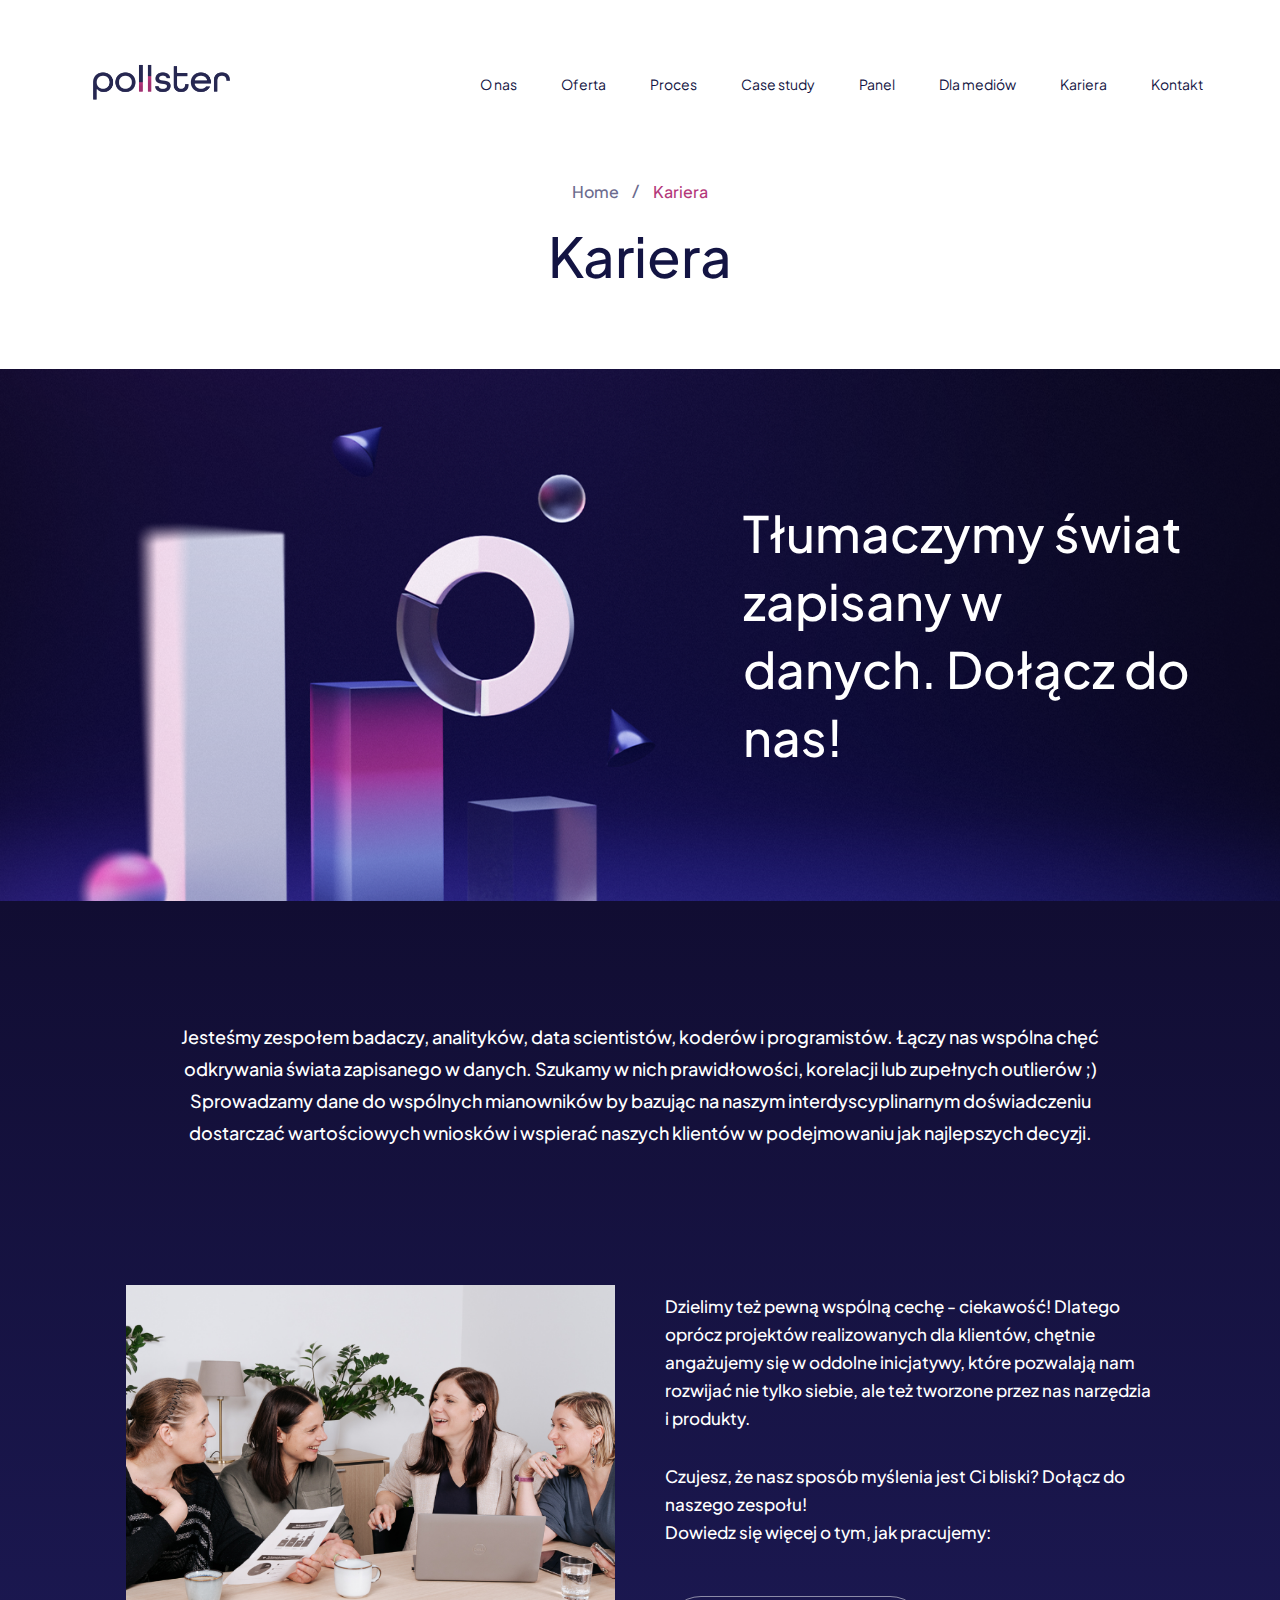
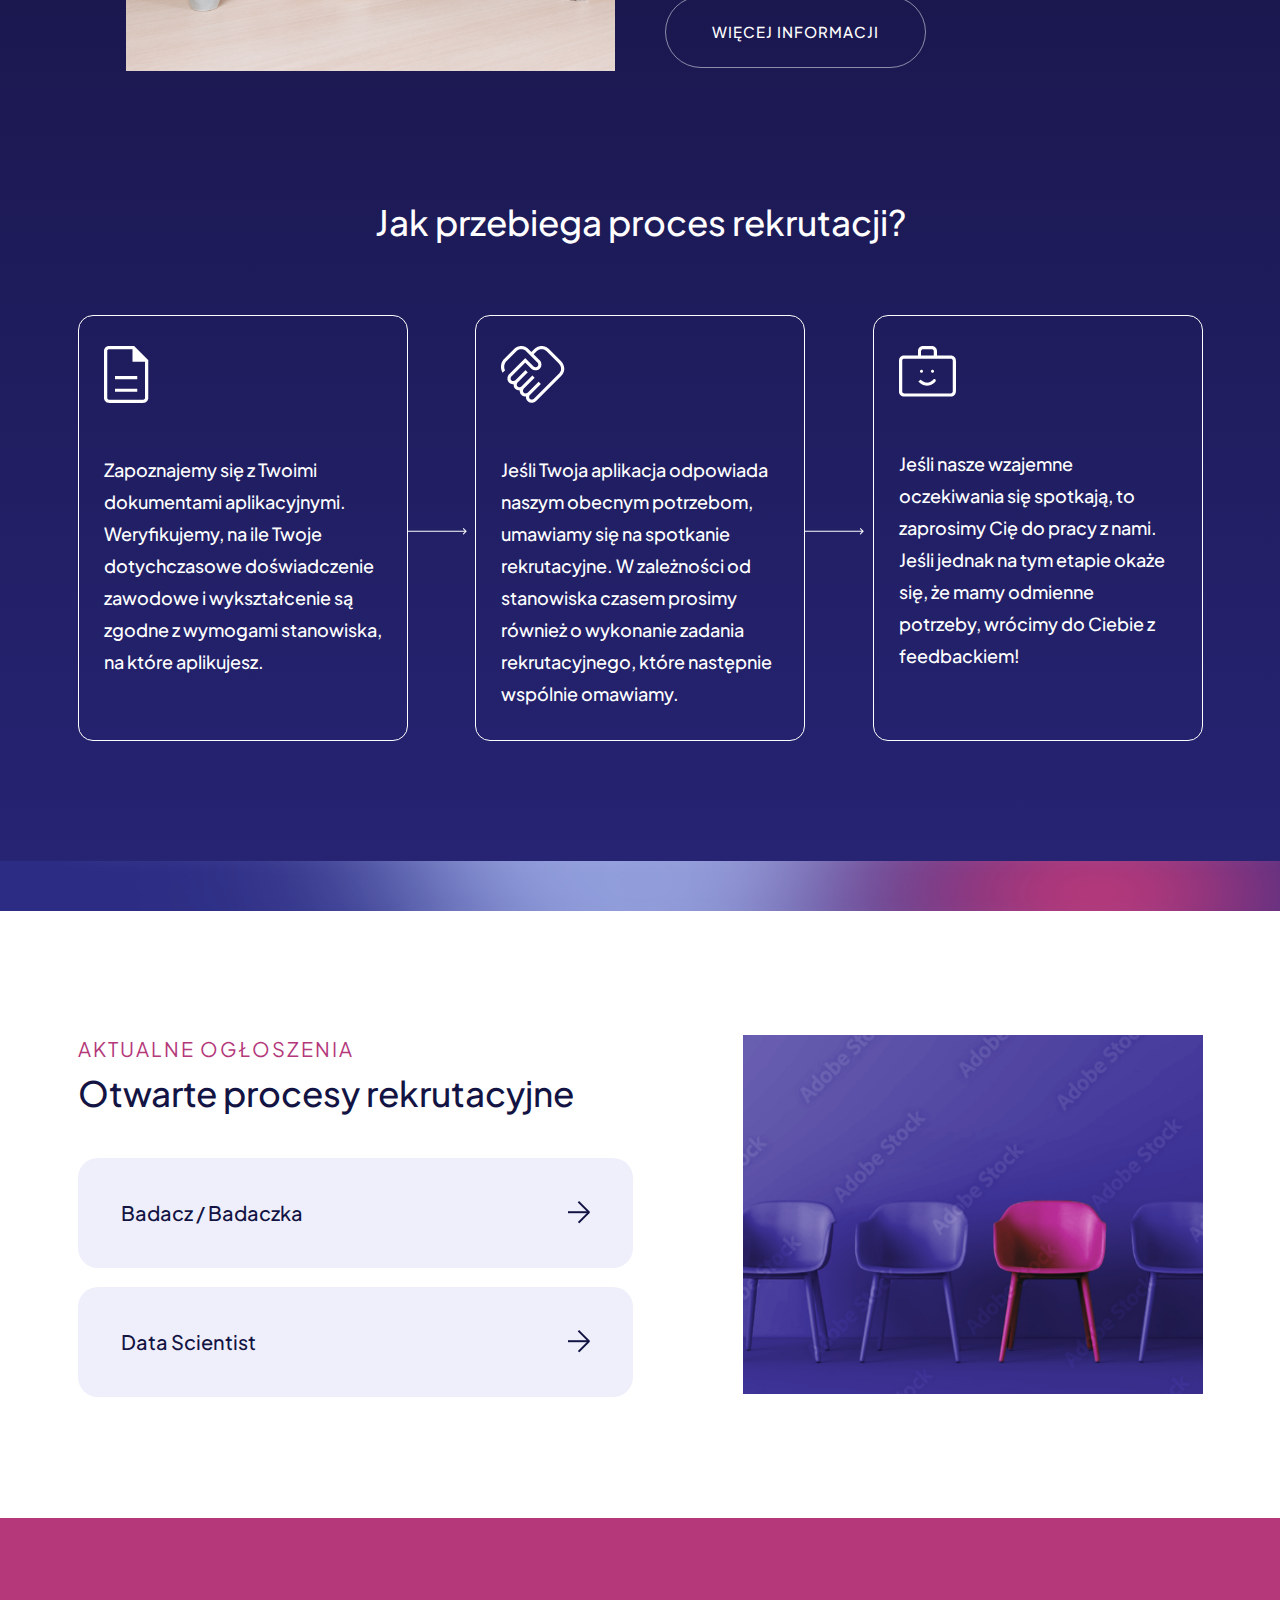
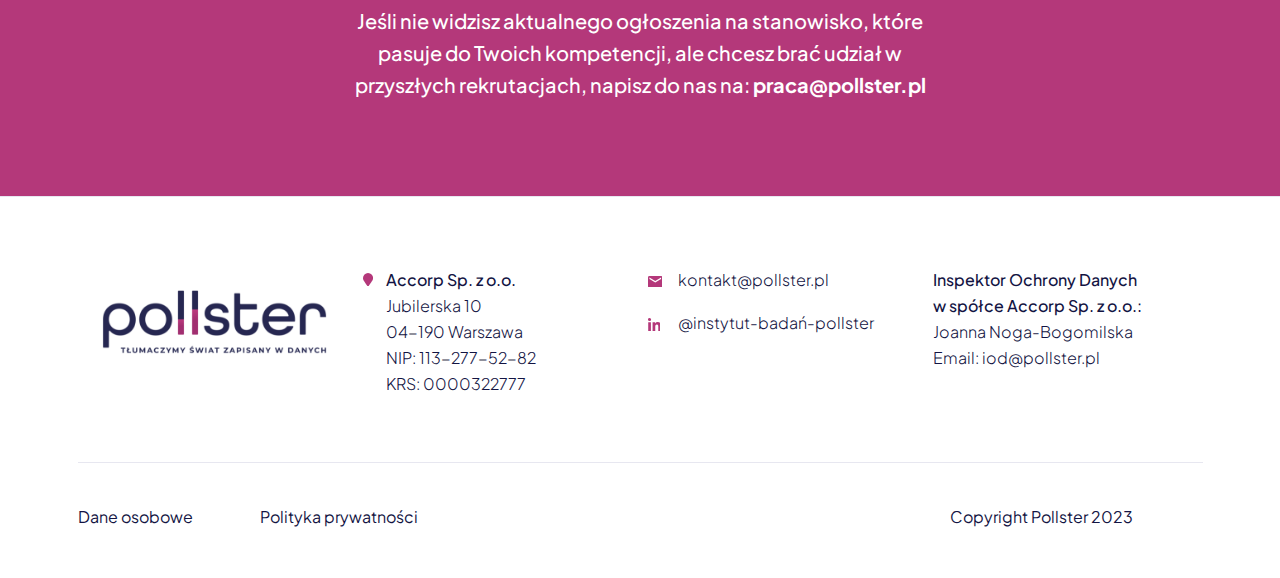
<file: hr.html>
<!DOCTYPE html>
<html lang="en">

<head>
  <meta charset="utf-8">
  <meta http-equiv="X-UA-Compatible" content="IE=edge">
  <meta name="viewport" content="width=device-width, initial-scale=1">
  <title>Kariera</title>
  <link rel="stylesheet" href="assets/css/bootstrap.min.css">
  <link rel="stylesheet" href="assets/fonts/fontawesome-pro-5.0.6/css/fontawesome-all.min.css">
  <link rel="stylesheet" href="assets/css/style.css">
  <link rel="stylesheet" href="assets/css/responsive.css">
</head>

<body>
  <!-- header area start -->
  <header class="header-section header-transparent">
    <div class="desktop-menu  d-none d-lg-block">
      <div class="container">
        <div class="header-wrapper">
          <a href="index.html" class="header-logo"><img src="assets/images/logo/logo-black.png" alt="logo"></a>
          <div class="main-menu-wrapper">
            <ul class="main-menu">
                <li><a href="kim-jesteśmy.html">O nas</a></li>
                <li><a href="oferta.html">Oferta</a></li>
                <li><a href="proces.html">Proces</a></li>
                <li><a href="case-study.html">Case study</a></li>
                <li><a href="panel.html">Panel</a></li>
                <li><a href="dla-mediów.html">Dla mediów</a></li>
                <li><a href="hr.html">Kariera</a></li>
                <li><a href="kontakt.html">Kontakt</a></li>
            </ul>
          </div>
        </div>
      </div>
    </div>
    <section class="mobile-menu-area d-block d-lg-none">
      <div class="mobile-topbar">
        <div class="container">
          <div class="d-flex justify-content-between align-items-center">
            <div class="logo">
              <a href="index.html"><img src="assets/images/logo/logo-black.png" alt="logo"></a>
            </div>
            <button type="button" class="bars bg-transparent border-0">
              <img src="assets/images/menu-bar.svg" alt="menu bar">
            </button>
          </div>
        </div>
      </div>
      <div class="mobile-menu-overlay"></div>
      <div class="mobile-menu-main">
        <button type="button" class="close-mobile-menu bg-transparent border-0"><img src="assets/images/close-icon-white.svg" alt="menu close"></button>
        <div class="menu-body">
          <div class="menu-list">
            <ul class="list-unstyled d-flex flex-column">
                <li><a href="kim-jesteśmy.html">O nas</a></li>
                <li><a href="oferta.html">Oferta</a></li>
                <li><a href="proces.html">Proces</a></li>
                <li><a href="case-study.html">Case study</a></li>
                <li><a href="panel.html">Panel</a></li>
                <li><a href="dla-mediów.html">Dla mediów</a></li>
                <li><a href="hr.html">Kariera</a></li>
                <li><a href="kontakt.html">Kontakt</a></li>
            </ul>
          </div>
        </div>
      </div>
    </section>
  </header>
  <!-- header area end -->
  <!-- breadcrumb area start -->
  <section class="bread-crumb-area">
    <div class="container">
      <ul class="list-unstyled">
        <li><a href="index.html">Home</a></li>
        <li>Kariera</li>
      </ul>
      <div class="text text-center">
        <h1 class="title">Kariera</h1>
      </div>
    </div>
  </section>
  <!-- breadcrumb area end -->
  <!-- hr area start -->
  <section class="hr-area">
    <div class="hr-banner-area">
      <div class="container">
        <div class="row">
          <div class="col-md-6 col-xl-5 ms-auto">
            <h2 class="title">Tłumaczymy świat zapisany w danych.
              Dołącz do nas!</h2>
          </div>
        </div>
      </div>
    </div>
    <div class="main-content-area">
      <div class="container">
        <p class="des">
          Jesteśmy zespołem badaczy, analityków, data scientistów, koderów i programistów. Łączy nas wspólna chęć
          odkrywania świata zapisanego w danych. Szukamy w nich prawidłowości, korelacji lub zupełnych outlierów ;)
          Sprowadzamy dane do wspólnych mianowników by bazując na naszym interdyscyplinarnym doświadczeniu dostarczać
          wartościowych wniosków i wspierać naszych klientów w podejmowaniu jak najlepszych decyzji.
        </p>
        <div class="image-box">
          <div class="row">
            <div class="col-lg-11 col-xxl-10 mx-auto">
              <div class="row">
                <div class="col-lg-6">
                  <div class="image">
                    <img src="assets/images/hr/hr-image-1.png" alt="hr-image" class="img-fluid w-100">
                  </div>
                </div>
                <div class="col-lg-6 col-xxl-5 ms-auto align-self-center">
                  <div class="text">
                    <p>Dzielimy też pewną wspólną cechę - ciekawość! Dlatego oprócz projektów realizowanych dla
                      klientów, chętnie angażujemy się w oddolne inicjatywy, które pozwalają nam rozwijać nie tylko
                      siebie, ale też tworzone przez nas narzędzia i produkty.
                    </p>
                    <p>Czujesz, że nasz sposób myślenia jest Ci bliski? Dołącz do naszego zespołu! <br>
                      Dowiedz się więcej o tym, jak pracujemy:
                    </p>
                    <div class="more-btn white text-start">
                      <a href="#" class="text-white">WIĘCEJ INFORMACJI</a>
                    </div>
                  </div>
                </div>
              </div>
            </div>
          </div>
        </div>
        <div class="jak-info-box">
          <h2 class="main-title">Jak przebiega proces rekrutacji?</h2>
          <div class="row">
            <div class="col-xxl-11 mx-auto">
              <div class="info-main">
                <div class="item">
                  <img src="assets/images/icons/jak-icon1.png" alt="jak-icon">
                  <p>Zapoznajemy się z Twoimi dokumentami aplikacyjnymi. Weryfikujemy, na ile Twoje dotychczasowe doświadczenie zawodowe i wykształcenie są zgodne z wymogami stanowiska, na które aplikujesz.</p>
                </div>
                <div class="item">
                  <img src="assets/images/icons/jak-icon2.png" alt="jak-icon">
                  <p>Jeśli Twoja aplikacja odpowiada naszym obecnym potrzebom, umawiamy się na spotkanie rekrutacyjne. W zależności od stanowiska czasem prosimy również o wykonanie zadania rekrutacyjnego, które następnie wspólnie omawiamy.
                  </p>
                </div>
                <div class="item">
                  <img src="assets/images/icons/jak-icon-3.png" alt="jak-icon">
                  <p>Jeśli nasze wzajemne oczekiwania się spotkają, to zaprosimy Cię do pracy z nami. Jeśli jednak na tym etapie okaże się, że mamy odmienne potrzeby, wrócimy do Ciebie z feedbackiem!
                  </p>
                </div>
              </div>
            </div>
          </div>
        </div>
      </div>
    </div>
    <div class="btm-gradient-img">
      <img src="assets/images/shapes/gradient-shape.png" alt="gradient-shape" class="img-fluid w-100">
    </div>
    <div class="otwarte-area">
      <div class="container">
        <div class="image-box">
          <div class="row">
            <div class="col-xxl-11">
              <div class="row align-items-center">
                <div class="col-lg-6 me-auto align-self-center">
                  <div class="text">
                    <div class="section-title text-start">
                      <h4 class="subtitle">Aktualne ogłoszenia</h4>
                      <h2 class="title">Otwarte procesy rekrutacyjne</h2>
                    </div>
                    <div class="list-info">
                      <div class="info-item">
                        <span>Badacz / Badaczka</span> <img src="assets/images/icons/icon-right.png" alt="icon-right">
                      </div>
                      <div class="info-item">
                        <span>Data Scientist</span> <img src="assets/images/icons/icon-right.png" alt="icon-right">
                      </div>
                    </div>
                  </div>
                </div>
                <div class="col-lg-5">
                  <div class="image">
                    <img src="assets/images/hr/hr-image-2.png" alt="hr-image" class="img-fluid w-100">
                  </div>
                </div>
              </div>
            </div>
          </div>
        </div>
      </div>
    </div>
    <div class="btm-banner-text">
      <div class="container">
        <p>Jeśli nie widzisz aktualnego ogłoszenia na stanowisko, które pasuje do Twoich kompetencji, ale chcesz brać udział w przyszłych rekrutacjach, napisz do nas na: <span>praca@pollster.pl</span></p>
      </div>
    </div>
  </section>
  <!-- hr area end -->
  <!-- footer area start -->
  <footer class="footer-area">
    <div class="container">
      <div class="row g-4">
        <div class="col-lg-3 col-md-6">
          <div class="footer-widget">
            <a href="#"><img src="assets/images/logo/footer-logo.png" alt="footer-logo"></a>
          </div>
        </div>
        <div class="col-lg-3 col-md-6">
          <div class="footer-widget d-flex flex-column flex-md-row">
            <div class="icon">
                <svg xmlns="http://www.w3.org/2000/svg" width="10.095" height="13.46" viewBox="0 0 10.095 13.46">
                  <path id="Icon_awesome-map-marker" data-name="Icon awesome-map-marker"
                    d="M4.529,13.189C.709,7.651,0,7.083,0,5.048a5.048,5.048,0,0,1,10.1,0c0,2.035-.709,2.6-4.529,8.141a.631.631,0,0,1-1.038,0Z"
                    fill="#b4387a" />
                </svg>
              </div>
              <p>Accorp Sp. z o.o. <br>
                <span>
                  Jubilerska 10 <br>
                  04-190 Warszawa <br>
                  NIP: 113-277-52-82 <br>
                  KRS: 0000322777
                </span></p>
          </div>
        </div>
        <div class="col-lg-3 col-md-6">
          <div class="footer-widget mail_">
            <ul>
              <li>
                <div class="icon">
                  <svg xmlns="http://www.w3.org/2000/svg" width="14.512" height="11.61" viewBox="0 0 14.512 11.61">
                    <path id="Icon_material-email" data-name="Icon material-email"
                      d="M16.061,6H4.451A1.449,1.449,0,0,0,3.007,7.451L3,16.159A1.455,1.455,0,0,0,4.451,17.61h11.61a1.455,1.455,0,0,0,1.451-1.451V7.451A1.455,1.455,0,0,0,16.061,6Zm0,2.9-5.8,3.628L4.451,8.9V7.451l5.8,3.628,5.8-3.628Z"
                      transform="translate(-3 -6)" fill="#b4387a" />
                  </svg>
                </div>
                <div class="text">
                  <p><span><a href="mailto:kontakt@pollster.pl">kontakt@pollster.pl</a></span></p>
                </div>
              </li>
              <li>
                <div class="icon">
                  <svg xmlns="http://www.w3.org/2000/svg" width="12.958" height="12.958" viewBox="0 0 12.958 12.958">
                    <path id="Icon_awesome-linkedin-in" data-name="Icon awesome-linkedin-in"
                      d="M2.9,12.958H.214V4.307H2.9ZM1.556,3.127A1.563,1.563,0,1,1,3.112,1.557,1.569,1.569,0,0,1,1.556,3.127Zm11.4,9.831H10.274V8.747c0-1-.02-2.291-1.4-2.291-1.4,0-1.611,1.09-1.611,2.218v4.284H4.583V4.307H7.16v1.18H7.2a2.823,2.823,0,0,1,2.542-1.4c2.719,0,3.219,1.79,3.219,4.116v4.752Z"
                      transform="translate(0 -0.001)" fill="#b4387a" />
                  </svg>
                </div>
                <div class="text">
                  <p><span>@instytut-badań-pollster</span></p>
                </div>
              </li>
            </ul>
          </div>
        </div>
        <div class="col-lg-3 col-md-6">
          <div class="footer-widget">
            <p>Inspektor Ochrony Danych <br>
              w spółce Accorp Sp. z o.o.: <br>
              <span>Joanna Noga-Bogomilska <br>
                Email: <a href="mailto:iod@pollster.pl">iod@pollster.pl</a></span></p>
          </div>
        </div>
      </div>
      <div class="footer-btm">
        <div class="row">
          <div class="col-lg-6 col-md-7">
            <div class="text">
              <a href="#">Dane osobowe</a>
              <a href="#">Polityka prywatności</a>
            </div>
          </div>
          <div class="col-lg-6 col-md-5">
            <div class="text text-end">
              <p>Copyright Pollster 2023 </p>
            </div>
          </div>
        </div>
      </div>
    </div>
  </footer>
  <!-- footer area end -->

  <!-- scroll top area start -->
  <button class="scroll-to-top">
    <i class="fas fa-angle-up"></i>
  </button>
  <!-- scroll top area end -->

  <script src="assets/js/bootstrap.bundle.min.js"></script>
  <script src="assets/js/theme.js"></script>
</body>

</html>
</file>
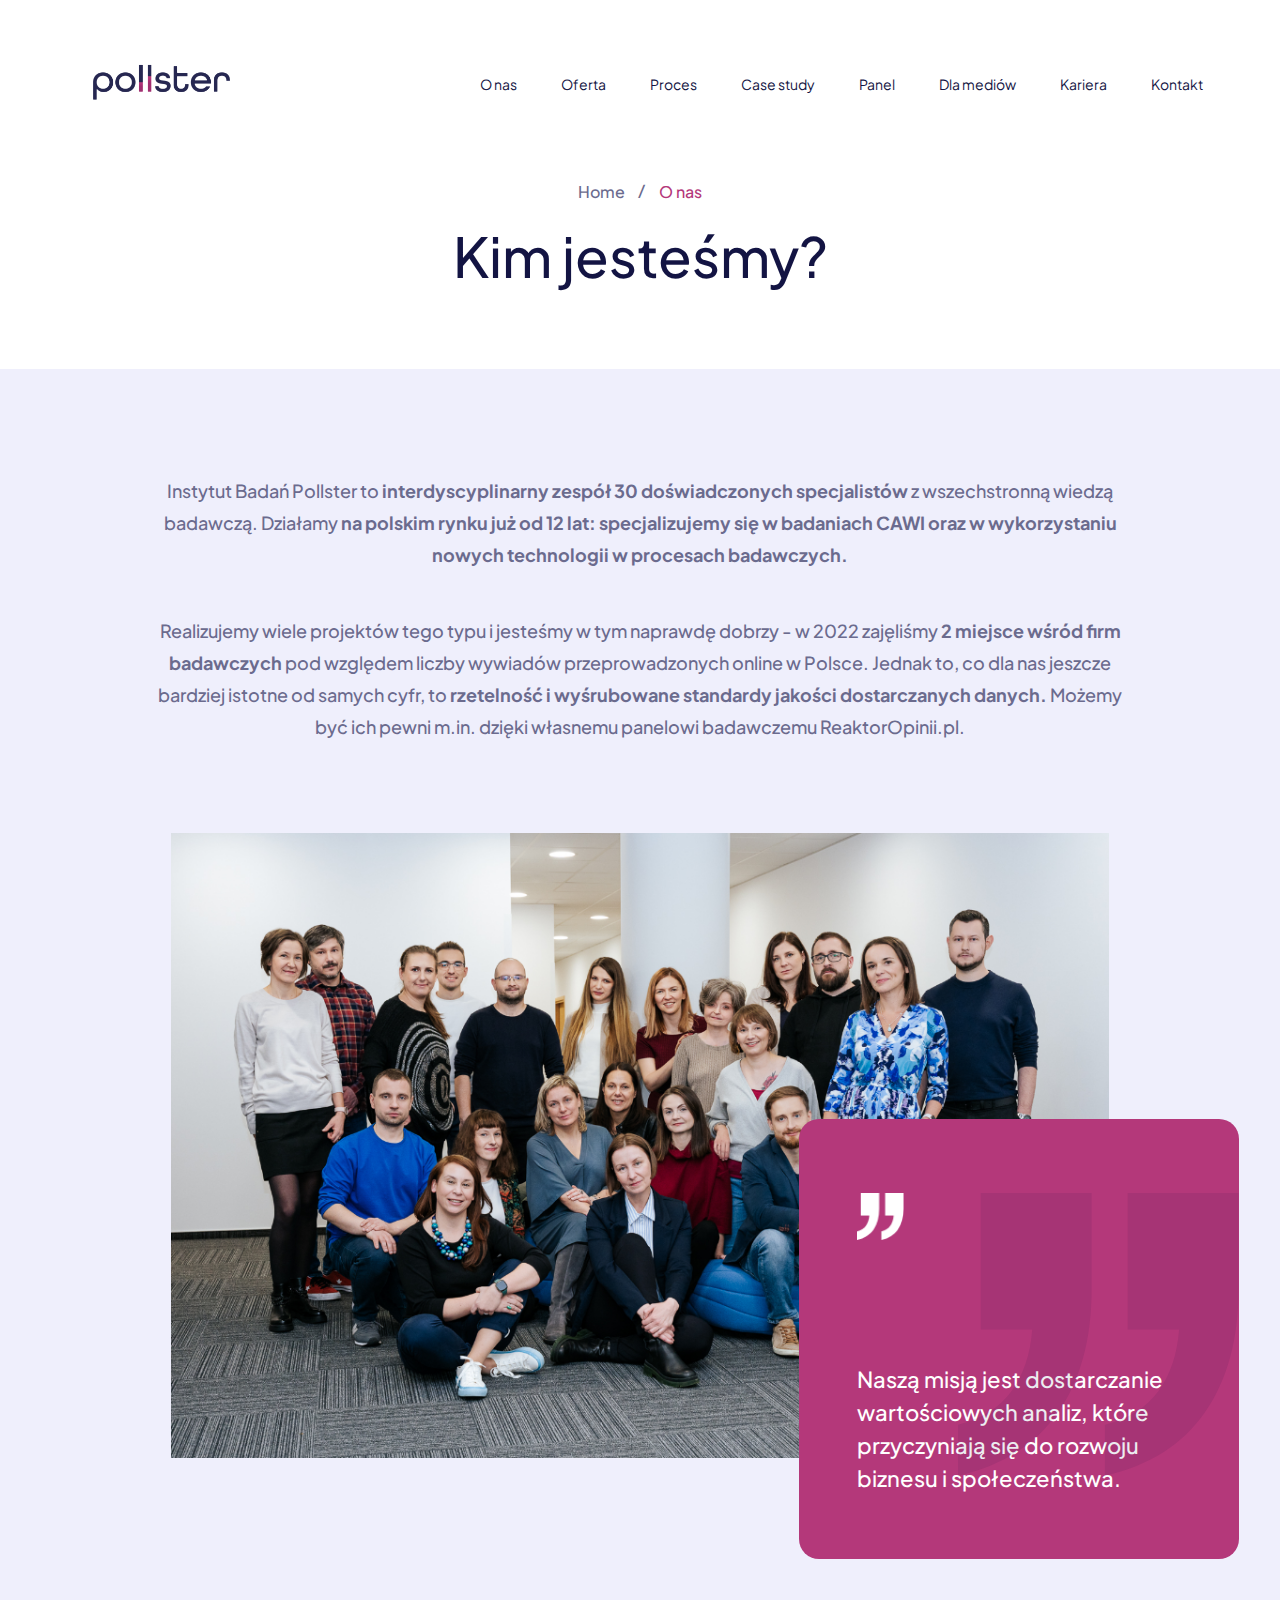
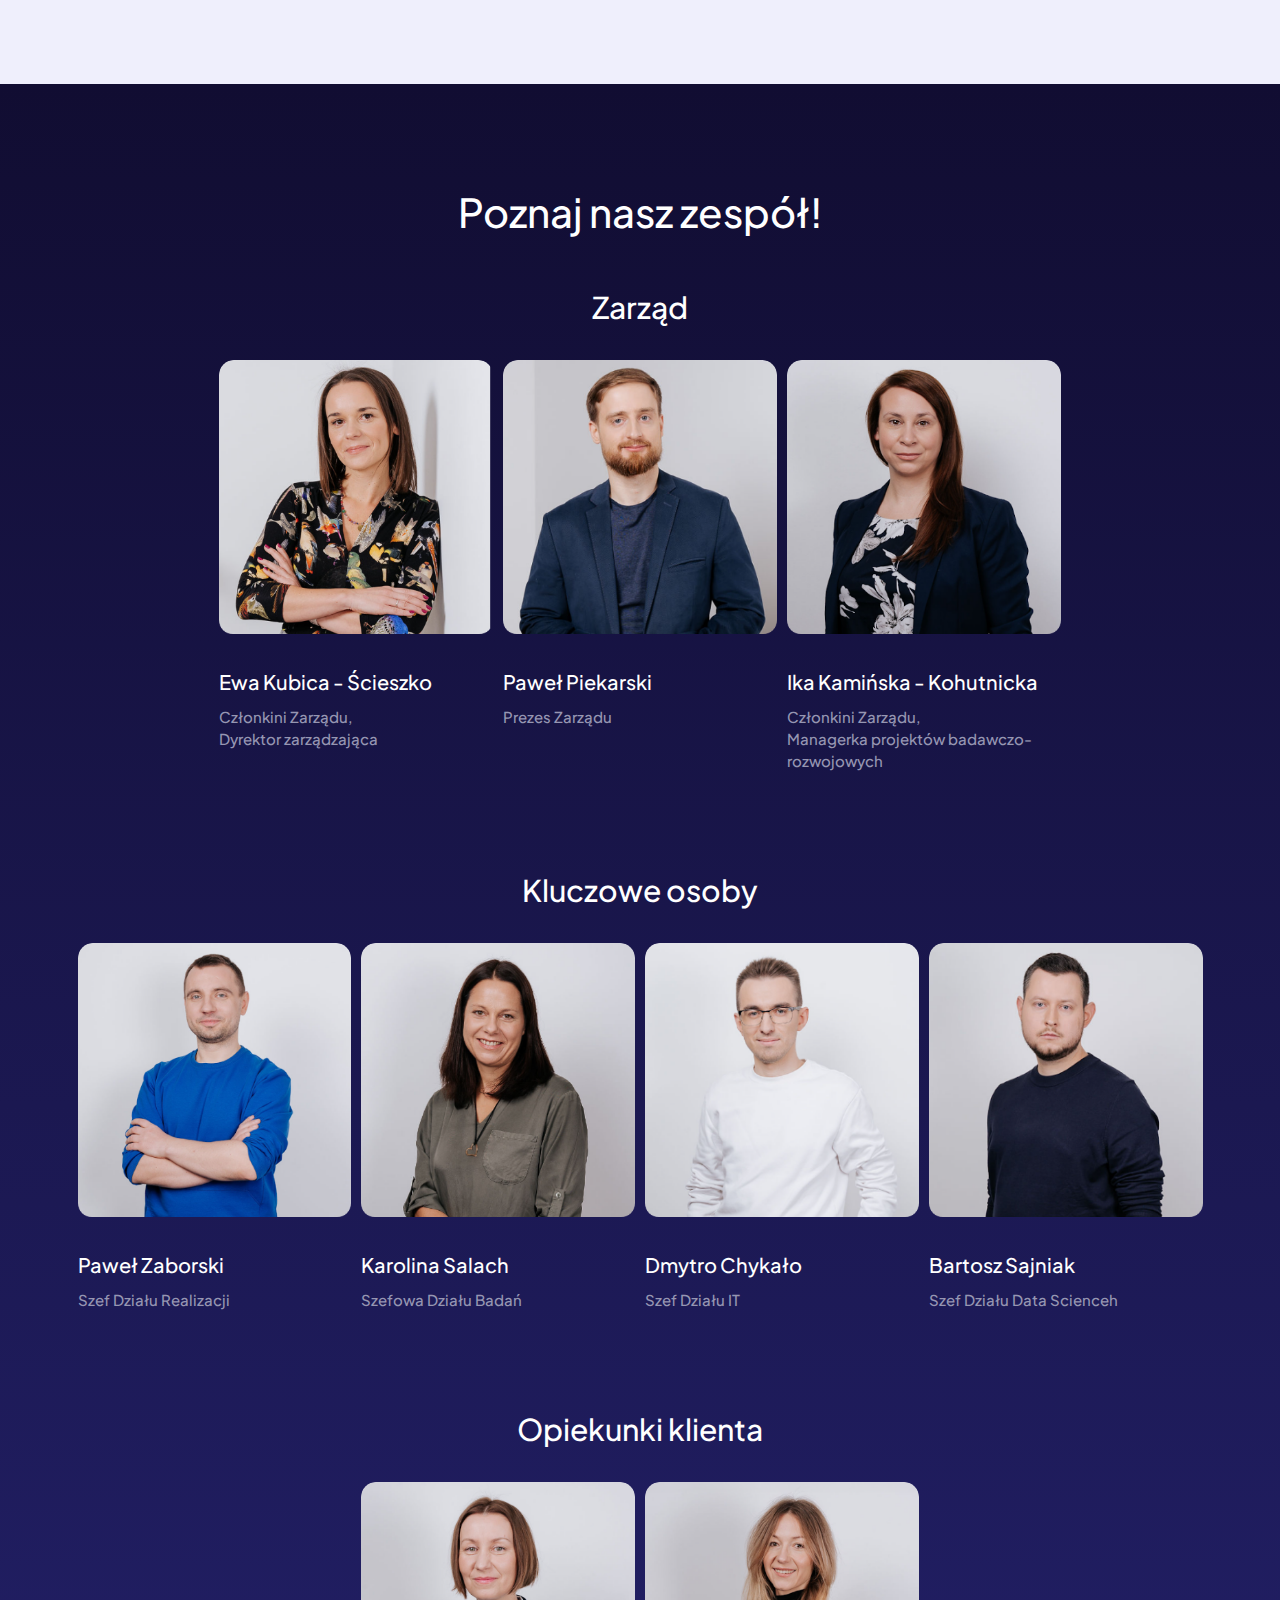
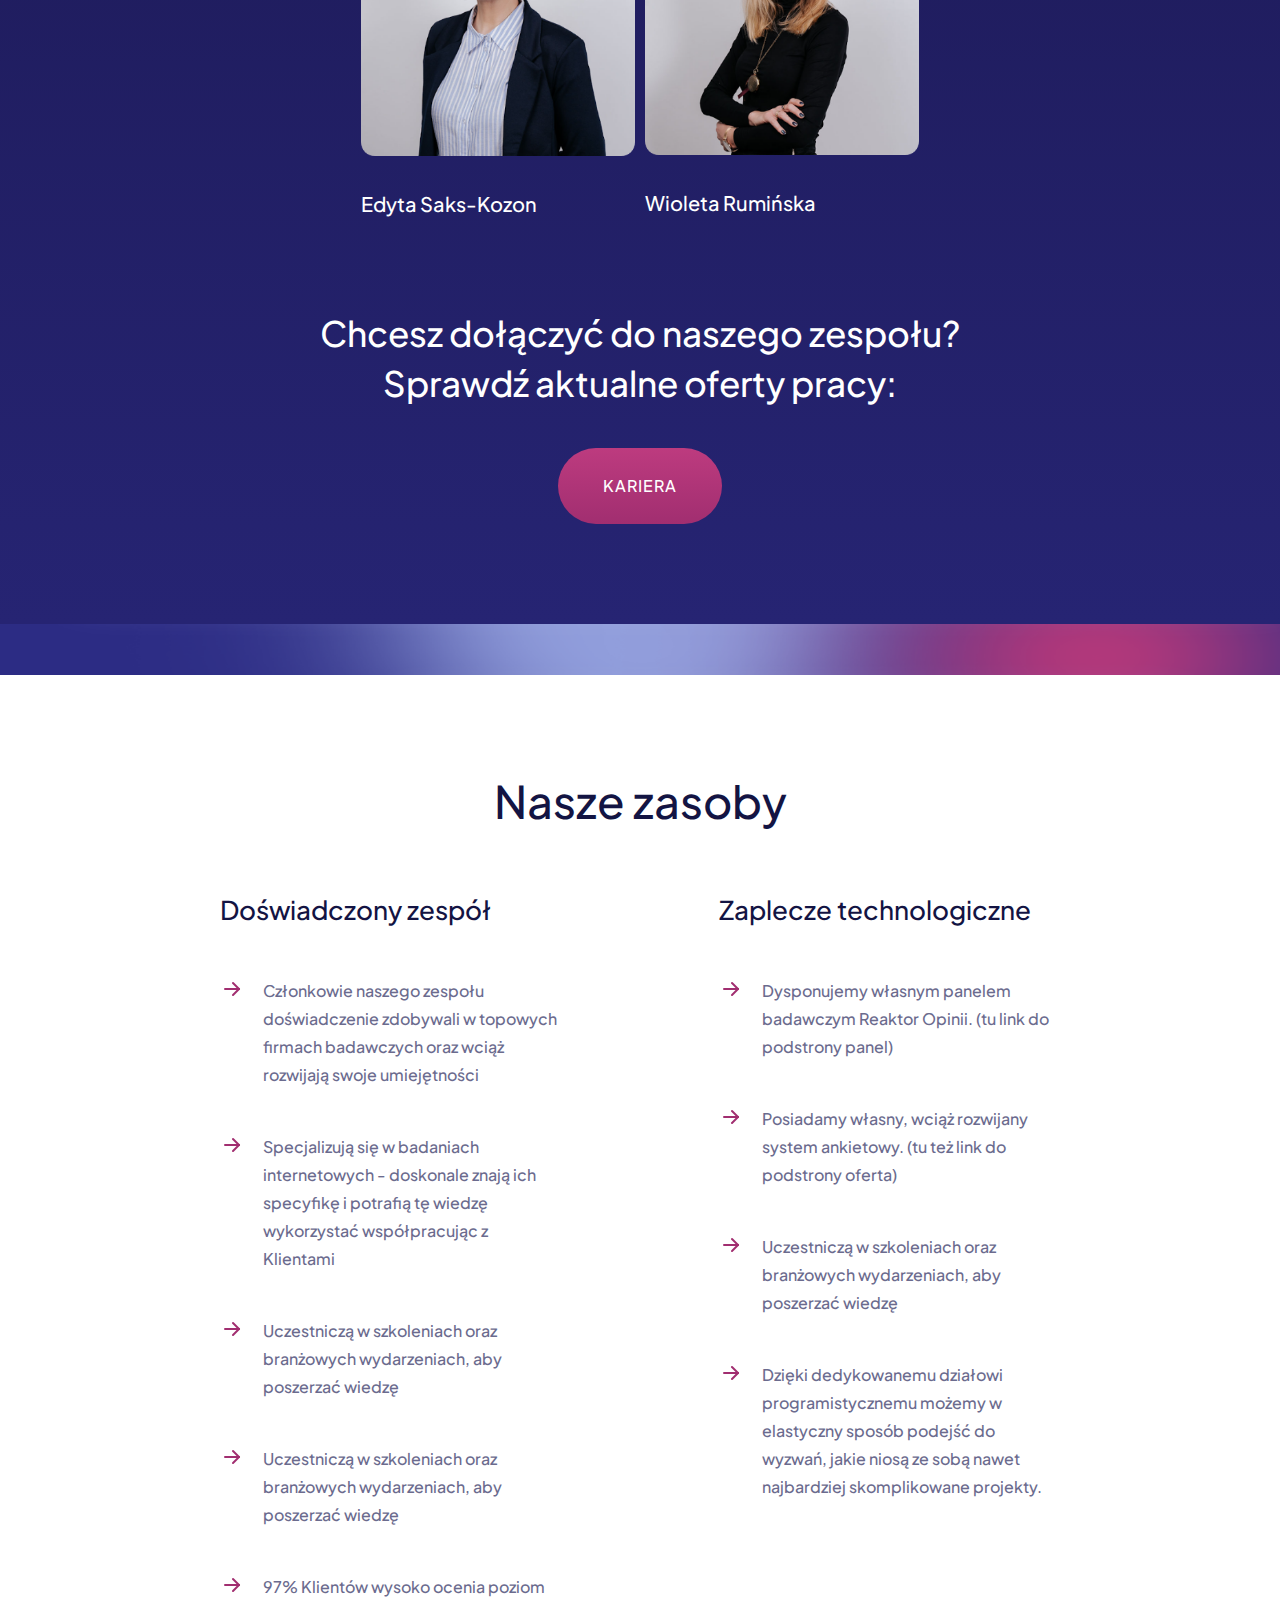
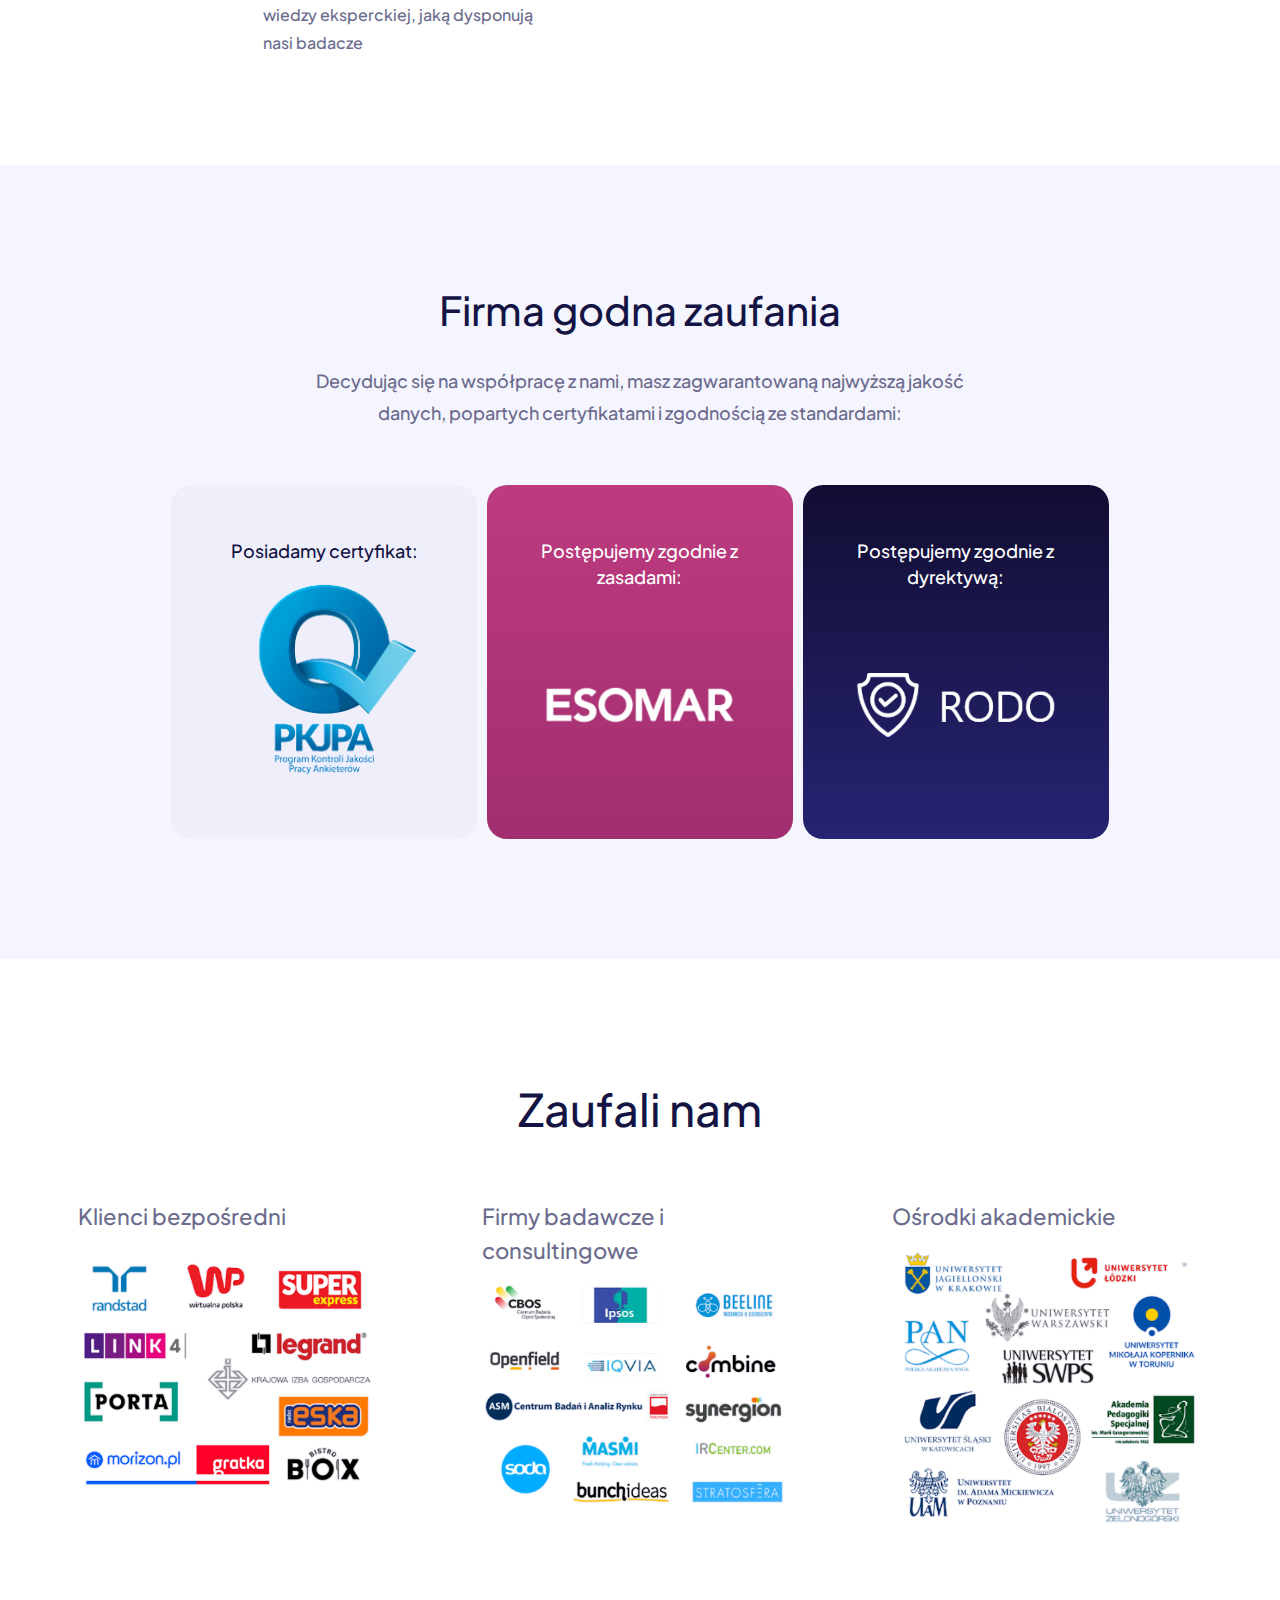
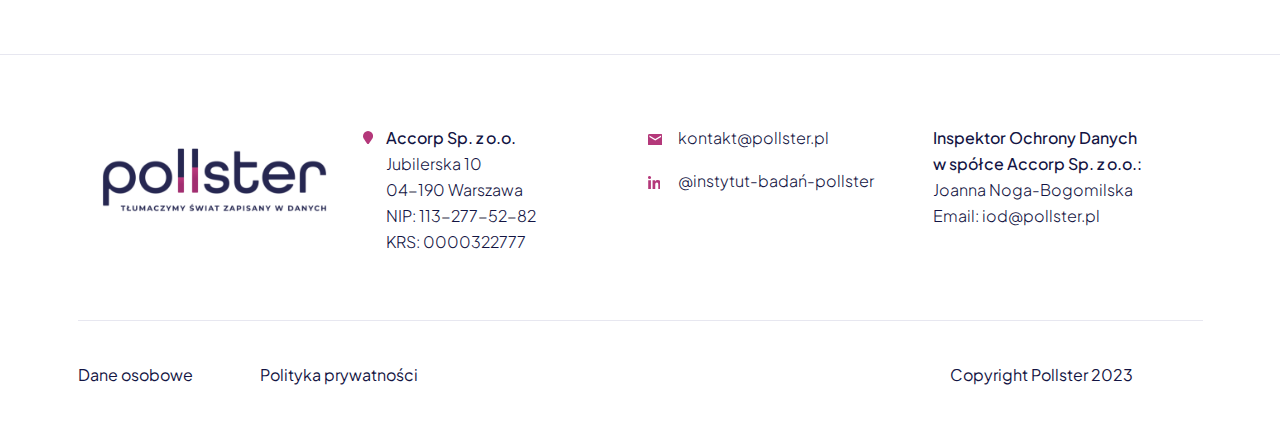
<file: kim-jesteśmy.html>
<!DOCTYPE html>
<html lang="en">

<head>
  <meta charset="utf-8">
  <meta http-equiv="X-UA-Compatible" content="IE=edge">
  <meta name="viewport" content="width=device-width, initial-scale=1">
  <title>Kim jesteśmy</title>
  <link rel="stylesheet" href="assets/css/bootstrap.min.css">
  <link rel="stylesheet" href="assets/fonts/fontawesome-pro-5.0.6/css/fontawesome-all.min.css">
  <link rel="stylesheet" href="assets/css/style.css">
  <link rel="stylesheet" href="assets/css/responsive.css">
</head>

<body>
  <!-- header area start -->
  <header class="header-section header-transparent">
    <div class="desktop-menu  d-none d-lg-block">
      <div class="container">
        <div class="header-wrapper">
          <a href="index.html" class="header-logo"><img src="assets/images/logo/logo-black.png" alt="logo"></a>
          <div class="main-menu-wrapper">
            <ul class="main-menu">
                <li><a href="kim-jesteśmy.html">O nas</a></li>
                <li><a href="oferta.html">Oferta</a></li>
                <li><a href="proces.html">Proces</a></li>
                <li><a href="case-study.html">Case study</a></li>
                <li><a href="panel.html">Panel</a></li>
                <li><a href="dla-mediów.html">Dla mediów</a></li>
                <li><a href="hr.html">Kariera</a></li>
                <li><a href="kontakt.html">Kontakt</a></li>
            </ul>
          </div>
        </div>
      </div>
    </div>
    <section class="mobile-menu-area d-block d-lg-none">
      <div class="mobile-topbar">
        <div class="container">
          <div class="d-flex justify-content-between align-items-center">
            <div class="logo">
              <a href="index.html"><img src="assets/images/logo/logo-black.png" alt="logo"></a>
            </div>
            <button type="button" class="bars bg-transparent border-0">
              <img src="assets/images/menu-bar.svg" alt="menu bar">
            </button>
          </div>
        </div>
      </div>
      <div class="mobile-menu-overlay"></div>
      <div class="mobile-menu-main">
        <button type="button" class="close-mobile-menu bg-transparent border-0"><img src="assets/images/close-icon-white.svg" alt="menu close"></button>
        <div class="menu-body">
          <div class="menu-list">
            <ul class="list-unstyled d-flex flex-column">
                <li><a href="kim-jesteśmy.html">O nas</a></li>
                <li><a href="oferta.html">Oferta</a></li>
                <li><a href="proces.html">Proces</a></li>
                <li><a href="case-study.html">Case study</a></li>
                <li><a href="panel.html">Panel</a></li>
                <li><a href="dla-mediów.html">Dla mediów</a></li>
                <li><a href="hr.html">Kariera</a></li>
                <li><a href="kontakt.html">Kontakt</a></li>
            </ul>
          </div>
        </div>
      </div>
    </section>
  </header>
  <!-- header area end -->
  <!-- breadcrumb area start -->
  <section class="bread-crumb-area">
    <div class="container">
      <ul class="list-unstyled">
        <li><a href="index.html">Home</a></li>
        <li>O nas</li>
      </ul>
      <div class="text text-center">
        <h1 class="title">Kim jesteśmy?</h1>
      </div>
    </div>
  </section>
  <!-- breadcrumb area end -->
  <!-- Kim area start -->
  <section class="kim-area">
    <div class="top-banner-description">
      <div class="container">
        <div class="des text-center">
          <p class="p-black">Instytut Badań Pollster to <b>interdyscyplinarny zespół 30 doświadczonych specjalistów</b>
            z wszechstronną wiedzą badawczą. Działamy <b>na polskim rynku już od 12 lat: specjalizujemy się w badaniach
              CAWI oraz w wykorzystaniu nowych technologii w procesach badawczych.</b>
          </p>
          <p class="p-black">Realizujemy wiele projektów tego typu i jesteśmy w tym naprawdę dobrzy - w 2022 zajęliśmy
            <b>2 miejsce wśród firm badawczych</b> pod względem liczby wywiadów przeprowadzonych online w Polsce. Jednak
            to, co dla nas jeszcze bardziej istotne od samych cyfr, to <b>rzetelność i wyśrubowane standardy jakości
              dostarczanych danych.</b> Możemy być ich pewni m.in. dzięki własnemu panelowi badawczemu ReaktorOpinii.pl.
          </p>
        </div>
        <div class="col-xl-10 mx-auto">
          <div class="des-banner">
            <img src="assets/images/kim/kim-des-banner.png" alt="kim-des-banner" class="img-fluid w-100">
            <div class="quote-text">
              <img src="assets/images/kim/quote-icon.png" alt="quote-icon" width="47" class="qoute-sm">
              <img src="assets/images/kim/quote.png" class="quote" alt="">
              <p>Naszą misją jest dostarczanie
                wartościowych analiz, które
                przyczyniają się do rozwoju
                biznesu i społeczeństwa.</p>
            </div>
          </div>
        </div>
      </div>
    </div>
    <div class="team-member-area">
      <div class="container">
        <h4 class="team-title text-center">Poznaj nasz zespół!</h4>
        <div class="team-section">
          <h4 class="min-title text-center">Zarząd</h4>
          <div class="row g-3 justify-content-center">
            <div class="col-lg-3 col-6">
              <div class="team-item">
                <div class="image">
                  <img src="assets/images/kim/team-1.png" alt="team" class="img-fluid w-100">
                </div>
                <div class="text">
                  <h3 class="title">Ewa Kubica - <br class="d-block d-sm-none"> Ścieszko</h3>
                  <p>Członkini Zarządu, <br>
                    Dyrektor zarządzająca</p>
                </div>
              </div>
            </div>
            <div class="col-lg-3 col-6">
              <div class="team-item">
                <div class="image">
                  <img src="assets/images/kim/team-2.png" alt="team" class="img-fluid w-100">
                </div>
                <div class="text">
                  <h3 class="title">Paweł Piekarski</h3>
                  <p>Prezes Zarządu</p>
                </div>
              </div>
            </div>
            <div class="col-lg-3 col-6">
              <div class="team-item">
                <div class="image">
                  <img src="assets/images/kim/team-3.png" alt="team" class="img-fluid w-100">
                </div>
                <div class="text">
                  <h3 class="title">Ika Kamińska - Kohutnicka</h3>
                  <p>Członkini Zarządu,<br>
                    <span class="d-none d-md-block">Managerka projektów badawczo-rozwojowych</span></p>
                </div>
              </div>
            </div>
          </div>
        </div>
        <div class="team-section">
          <h4 class="min-title text-center">Kluczowe osoby</h4>
          <div class="row g-3 justify-content-center">
            <div class="col-lg-3 col-6">
              <div class="team-item">
                <div class="image">
                  <img src="assets/images/kim/team-4.png" alt="team" class="img-fluid w-100">
                </div>
                <div class="text">
                  <h3 class="title">Paweł Zaborski</h3>
                  <p>Szef Działu Realizacji</p>
                </div>
              </div>
            </div>
            <div class="col-lg-3 col-6">
              <div class="team-item">
                <div class="image">
                  <img src="assets/images/kim/team-5.png" alt="team" class="img-fluid w-100">
                </div>
                <div class="text">
                  <h3 class="title">Karolina Salach</h3>
                  <p>Szefowa Działu Badań</p>
                </div>
              </div>
            </div>
            <div class="col-lg-3 col-6">
              <div class="team-item">
                <div class="image">
                  <img src="assets/images/kim/team-6.png" alt="team" class="img-fluid w-100">
                </div>
                <div class="text">
                  <h3 class="title">Dmytro Chykało</h3>
                  <p>Szef Działu IT</p>
                </div>
              </div>
            </div>
            <div class="col-lg-3 col-6">
              <div class="team-item">
                <div class="image">
                  <img src="assets/images/kim/team-7.png" alt="team" class="img-fluid w-100">
                </div>
                <div class="text">
                  <h3 class="title">Bartosz Sajniak</h3>
                  <p>Szef Działu Data Scienceh</p>
                </div>
              </div>
            </div>
          </div>
        </div>
        <div class="team-section">
          <h4 class="min-title text-center">Opiekunki klienta</h4>
          <div class="row g-3 justify-content-center">
            <div class="col-lg-3 col-6">
              <div class="team-item">
                <div class="image">
                  <img src="assets/images/kim/team-8.png" alt="team" class="img-fluid w-100">
                </div>
                <div class="text">
                  <h3 class="title">Edyta Saks-Kozon</h3>
                </div>
              </div>
            </div>
            <div class="col-lg-3 col-6">
              <div class="team-item">
                <div class="image">
                  <img src="assets/images/kim/team-9.png" alt="team" class="img-fluid w-100">
                </div>
                <div class="text">
                  <h3 class="title">Wioleta Rumińska</h3>
                </div>
              </div>
            </div>
          </div>
        </div>
        <div class="team-more-text text-center">
          <h4>Chcesz dołączyć do naszego zespołu? <br>
            Sprawdź aktualne oferty pracy:</h4>
          <a href="#" class="dn-btn">KARIERA</a>
        </div>
      </div>
    </div>
    <div class="btm-image">
      <img src="assets/images/shapes/gradient-shape.png" alt="gradient-shape" class="img-fluid w-100">
    </div>
    <div class="nasze-list-info">
      <div class="container">
        <div class="row">
          <div class="col-lg-9 mx-auto">
            <h3 class="title text-center">Nasze zasoby</h3>
            <div class="row">
              <div class="col-lg-5">
                <h4 class="min-title">Doświadczony zespół</h4>
                <ul class="list-unstyled">
                  <li>
                    <svg xmlns="http://www.w3.org/2000/svg" width="24" height="24" viewBox="0 0 24 24" fill="none"
                      stroke="currentColor" stroke-width="2" stroke-linecap="round" stroke-linejoin="round"
                      class="icon icon-tabler icons-tabler-outline icon-tabler-arrow-right">
                      <path stroke="none" d="M0 0h24v24H0z" fill="none" />
                      <path d="M5 12l14 0" />
                      <path d="M13 18l6 -6" />
                      <path d="M13 6l6 6" /></svg>
                    <span>Członkowie naszego zespołu doświadczenie
                      zdobywali w topowych firmach badawczych oraz
                      wciąż rozwijają swoje umiejętności</span>
                  </li>
                  <li>
                    <svg xmlns="http://www.w3.org/2000/svg" width="24" height="24" viewBox="0 0 24 24" fill="none"
                      stroke="currentColor" stroke-width="2" stroke-linecap="round" stroke-linejoin="round"
                      class="icon icon-tabler icons-tabler-outline icon-tabler-arrow-right">
                      <path stroke="none" d="M0 0h24v24H0z" fill="none" />
                      <path d="M5 12l14 0" />
                      <path d="M13 18l6 -6" />
                      <path d="M13 6l6 6" /></svg>
                    <span>Specjalizują się w badaniach internetowych -
                      doskonale znają ich specyfikę i potrafią tę wiedzę
                      wykorzystać współpracując z Klientami</span>
                  </li>
                  <li>
                    <svg xmlns="http://www.w3.org/2000/svg" width="24" height="24" viewBox="0 0 24 24" fill="none"
                      stroke="currentColor" stroke-width="2" stroke-linecap="round" stroke-linejoin="round"
                      class="icon icon-tabler icons-tabler-outline icon-tabler-arrow-right">
                      <path stroke="none" d="M0 0h24v24H0z" fill="none" />
                      <path d="M5 12l14 0" />
                      <path d="M13 18l6 -6" />
                      <path d="M13 6l6 6" /></svg>
                    <span>Uczestniczą w szkoleniach oraz branżowych
                      wydarzeniach, aby poszerzać wiedzę</span>
                  </li>
                  <li>
                    <svg xmlns="http://www.w3.org/2000/svg" width="24" height="24" viewBox="0 0 24 24" fill="none"
                      stroke="currentColor" stroke-width="2" stroke-linecap="round" stroke-linejoin="round"
                      class="icon icon-tabler icons-tabler-outline icon-tabler-arrow-right">
                      <path stroke="none" d="M0 0h24v24H0z" fill="none" />
                      <path d="M5 12l14 0" />
                      <path d="M13 18l6 -6" />
                      <path d="M13 6l6 6" /></svg>
                    <span>Uczestniczą w szkoleniach oraz branżowych
                      wydarzeniach, aby poszerzać wiedzę</span>
                  </li>
                  <li>
                    <svg xmlns="http://www.w3.org/2000/svg" width="24" height="24" viewBox="0 0 24 24" fill="none"
                      stroke="currentColor" stroke-width="2" stroke-linecap="round" stroke-linejoin="round"
                      class="icon icon-tabler icons-tabler-outline icon-tabler-arrow-right">
                      <path stroke="none" d="M0 0h24v24H0z" fill="none" />
                      <path d="M5 12l14 0" />
                      <path d="M13 18l6 -6" />
                      <path d="M13 6l6 6" /></svg>
                    <span>97% Klientów wysoko ocenia poziom wiedzy
                      eksperckiej, jaką dysponują nasi badacze</span>
                  </li>
                </ul>
              </div>
              <div class="col-lg-5 ms-auto">
                <h4 class="min-title">Zaplecze technologiczne</h4>
                <ul class="list-unstyled">
                  <li>
                    <svg xmlns="http://www.w3.org/2000/svg" width="24" height="24" viewBox="0 0 24 24" fill="none"
                      stroke="currentColor" stroke-width="2" stroke-linecap="round" stroke-linejoin="round"
                      class="icon icon-tabler icons-tabler-outline icon-tabler-arrow-right">
                      <path stroke="none" d="M0 0h24v24H0z" fill="none" />
                      <path d="M5 12l14 0" />
                      <path d="M13 18l6 -6" />
                      <path d="M13 6l6 6" /></svg>
                    <span>Dysponujemy własnym panelem badawczym
                      Reaktor Opinii. (tu link do podstrony panel)
                    </span>
                  </li>
                  <li>
                    <svg xmlns="http://www.w3.org/2000/svg" width="24" height="24" viewBox="0 0 24 24" fill="none"
                      stroke="currentColor" stroke-width="2" stroke-linecap="round" stroke-linejoin="round"
                      class="icon icon-tabler icons-tabler-outline icon-tabler-arrow-right">
                      <path stroke="none" d="M0 0h24v24H0z" fill="none" />
                      <path d="M5 12l14 0" />
                      <path d="M13 18l6 -6" />
                      <path d="M13 6l6 6" /></svg>
                    <span>Posiadamy własny, wciąż rozwijany system
                      ankietowy. (tu też link do podstrony oferta)
                    </span>
                  </li>
                  <li>
                    <svg xmlns="http://www.w3.org/2000/svg" width="24" height="24" viewBox="0 0 24 24" fill="none"
                      stroke="currentColor" stroke-width="2" stroke-linecap="round" stroke-linejoin="round"
                      class="icon icon-tabler icons-tabler-outline icon-tabler-arrow-right">
                      <path stroke="none" d="M0 0h24v24H0z" fill="none" />
                      <path d="M5 12l14 0" />
                      <path d="M13 18l6 -6" />
                      <path d="M13 6l6 6" /></svg>
                    <span>Uczestniczą w szkoleniach oraz branżowych
                      wydarzeniach, aby poszerzać wiedzę
                    </span>
                  </li>
                  <li>
                    <svg xmlns="http://www.w3.org/2000/svg" width="24" height="24" viewBox="0 0 24 24" fill="none"
                      stroke="currentColor" stroke-width="2" stroke-linecap="round" stroke-linejoin="round"
                      class="icon icon-tabler icons-tabler-outline icon-tabler-arrow-right">
                      <path stroke="none" d="M0 0h24v24H0z" fill="none" />
                      <path d="M5 12l14 0" />
                      <path d="M13 18l6 -6" />
                      <path d="M13 6l6 6" /></svg>
                    <span>Dzięki dedykowanemu działowi
                      programistycznemu możemy w elastyczny
                      sposób podejść do wyzwań, jakie niosą ze
                      sobą nawet najbardziej skomplikowane projekty.
                    </span>
                  </li>
                </ul>
              </div>
            </div>
          </div>
        </div>
      </div>
    </div>
    <div class="firma-area">
      <div class="container">
        <div class="top-info text-center">
          <h3 class="title">Firma godna zaufania</h3>
          <p>Decydując się na współpracę z nami, masz zagwarantowaną najwyższą jakość danych, popartych certyfikatami i zgodnością ze standardami:</p>
        </div>
        <div class="col-lg-10 col-xxl-8 mx-auto">
          <div class="row g-3">
            <div class="col-lg-4 info-label">
              <div class="info-item item-one">
                <h4 class="sm-title">Posiadamy certyfikat:</h4>
                <div class="img">
                  <img src="assets/images/kim/firma-img-1.png" alt="firma-img">
                </div>
              </div>
            </div>
            <div class="col-lg-4 info-label">
              <div class="info-item item-two">
                <h4 class="sm-title">Postępujemy zgodnie z zasadami:</h4>
                <div class="img">
                  <img src="assets/images/kim/firma-img-2.png" alt="firma-img">
                </div>
              </div>
            </div>
            <div class="col-lg-4 info-label">
              <div class="info-item item-three">
                <h4 class="sm-title">Postępujemy zgodnie z dyrektywą:</h4>
                <div class="img">
                  <img src="assets/images/kim/firma-img-3.png" alt="firma-img">
                </div>
              </div>
            </div>
          </div>
        </div>
      </div>
    </div>

    <div class="zaufali-area">
      <div class="container">
        <h4 class="title">Zaufali nam</h4>
        <div class="zaufali-main">
          <div class="item">
            <h4 class="sm-title">Klienci bezpośredni</h4>
            <div class="img">
              <img src="assets/images/img/zaufali-1.png" alt="zaufali" class="img-fluid w-100">
            </div>
          </div>
          <div class="item">
            <h4 class="sm-title">Firmy badawcze i consultingowe</h4>
            <div class="img">
              <img src="assets/images/img/zaufali-2.png" alt="zaufali" class="img-fluid w-100">
            </div>
          </div>
          <div class="item">
            <h4 class="sm-title">Ośrodki akademickie</h4>
            <div class="img">
              <img src="assets/images/img/zaufali-3.png" alt="zaufali" class="img-fluid w-100">
            </div>
          </div>
        </div>
      </div>
    </div>
  </section>
  <!-- Kim area end -->
  <!-- footer area start -->
  <footer class="footer-area">
    <div class="container">
      <div class="row g-4">
        <div class="col-lg-3 col-md-6">
          <div class="footer-widget">
            <a href="#"><img src="assets/images/logo/footer-logo.png" alt="footer-logo"></a>
          </div>
        </div>
        <div class="col-lg-3 col-md-6">
          <div class="footer-widget d-flex flex-column flex-md-row">
            <div class="icon">
                <svg xmlns="http://www.w3.org/2000/svg" width="10.095" height="13.46" viewBox="0 0 10.095 13.46">
                  <path id="Icon_awesome-map-marker" data-name="Icon awesome-map-marker"
                    d="M4.529,13.189C.709,7.651,0,7.083,0,5.048a5.048,5.048,0,0,1,10.1,0c0,2.035-.709,2.6-4.529,8.141a.631.631,0,0,1-1.038,0Z"
                    fill="#b4387a" />
                </svg>
              </div>
              <p>Accorp Sp. z o.o. <br>
                <span>
                  Jubilerska 10 <br>
                  04-190 Warszawa <br>
                  NIP: 113-277-52-82 <br>
                  KRS: 0000322777
                </span></p>
          </div>
        </div>
        <div class="col-lg-3 col-md-6">
          <div class="footer-widget mail_">
            <ul>
              <li>
                <div class="icon">
                  <svg xmlns="http://www.w3.org/2000/svg" width="14.512" height="11.61" viewBox="0 0 14.512 11.61">
                    <path id="Icon_material-email" data-name="Icon material-email"
                      d="M16.061,6H4.451A1.449,1.449,0,0,0,3.007,7.451L3,16.159A1.455,1.455,0,0,0,4.451,17.61h11.61a1.455,1.455,0,0,0,1.451-1.451V7.451A1.455,1.455,0,0,0,16.061,6Zm0,2.9-5.8,3.628L4.451,8.9V7.451l5.8,3.628,5.8-3.628Z"
                      transform="translate(-3 -6)" fill="#b4387a" />
                  </svg>
                </div>
                <div class="text">
                  <p><span><a href="mailto:kontakt@pollster.pl">kontakt@pollster.pl</a></span></p>
                </div>
              </li>
              <li>
                <div class="icon">
                  <svg xmlns="http://www.w3.org/2000/svg" width="12.958" height="12.958" viewBox="0 0 12.958 12.958">
                    <path id="Icon_awesome-linkedin-in" data-name="Icon awesome-linkedin-in"
                      d="M2.9,12.958H.214V4.307H2.9ZM1.556,3.127A1.563,1.563,0,1,1,3.112,1.557,1.569,1.569,0,0,1,1.556,3.127Zm11.4,9.831H10.274V8.747c0-1-.02-2.291-1.4-2.291-1.4,0-1.611,1.09-1.611,2.218v4.284H4.583V4.307H7.16v1.18H7.2a2.823,2.823,0,0,1,2.542-1.4c2.719,0,3.219,1.79,3.219,4.116v4.752Z"
                      transform="translate(0 -0.001)" fill="#b4387a" />
                  </svg>
                </div>
                <div class="text">
                  <p><span>@instytut-badań-pollster</span></p>
                </div>
              </li>
            </ul>
          </div>
        </div>
        <div class="col-lg-3 col-md-6">
          <div class="footer-widget">
            <p>Inspektor Ochrony Danych <br>
              w spółce Accorp Sp. z o.o.: <br>
              <span>Joanna Noga-Bogomilska <br>
                Email: <a href="mailto:iod@pollster.pl">iod@pollster.pl</a></span></p>
          </div>
        </div>
      </div>
      <div class="footer-btm">
        <div class="row">
          <div class="col-lg-6 col-md-7">
            <div class="text">
              <a href="#">Dane osobowe</a>
              <a href="#">Polityka prywatności</a>
            </div>
          </div>
          <div class="col-lg-6 col-md-5">
            <div class="text text-end">
              <p>Copyright Pollster 2023 </p>
            </div>
          </div>
        </div>
      </div>
    </div>
  </footer>
  <!-- footer area end -->

  <!-- scroll top area start -->
  <button class="scroll-to-top">
    <i class="fas fa-angle-up"></i>
  </button>
  <!-- scroll top area end -->

  <script src="assets/js/bootstrap.bundle.min.js"></script>
  <script src="assets/js/theme.js"></script>
</body>

</html>
</file>
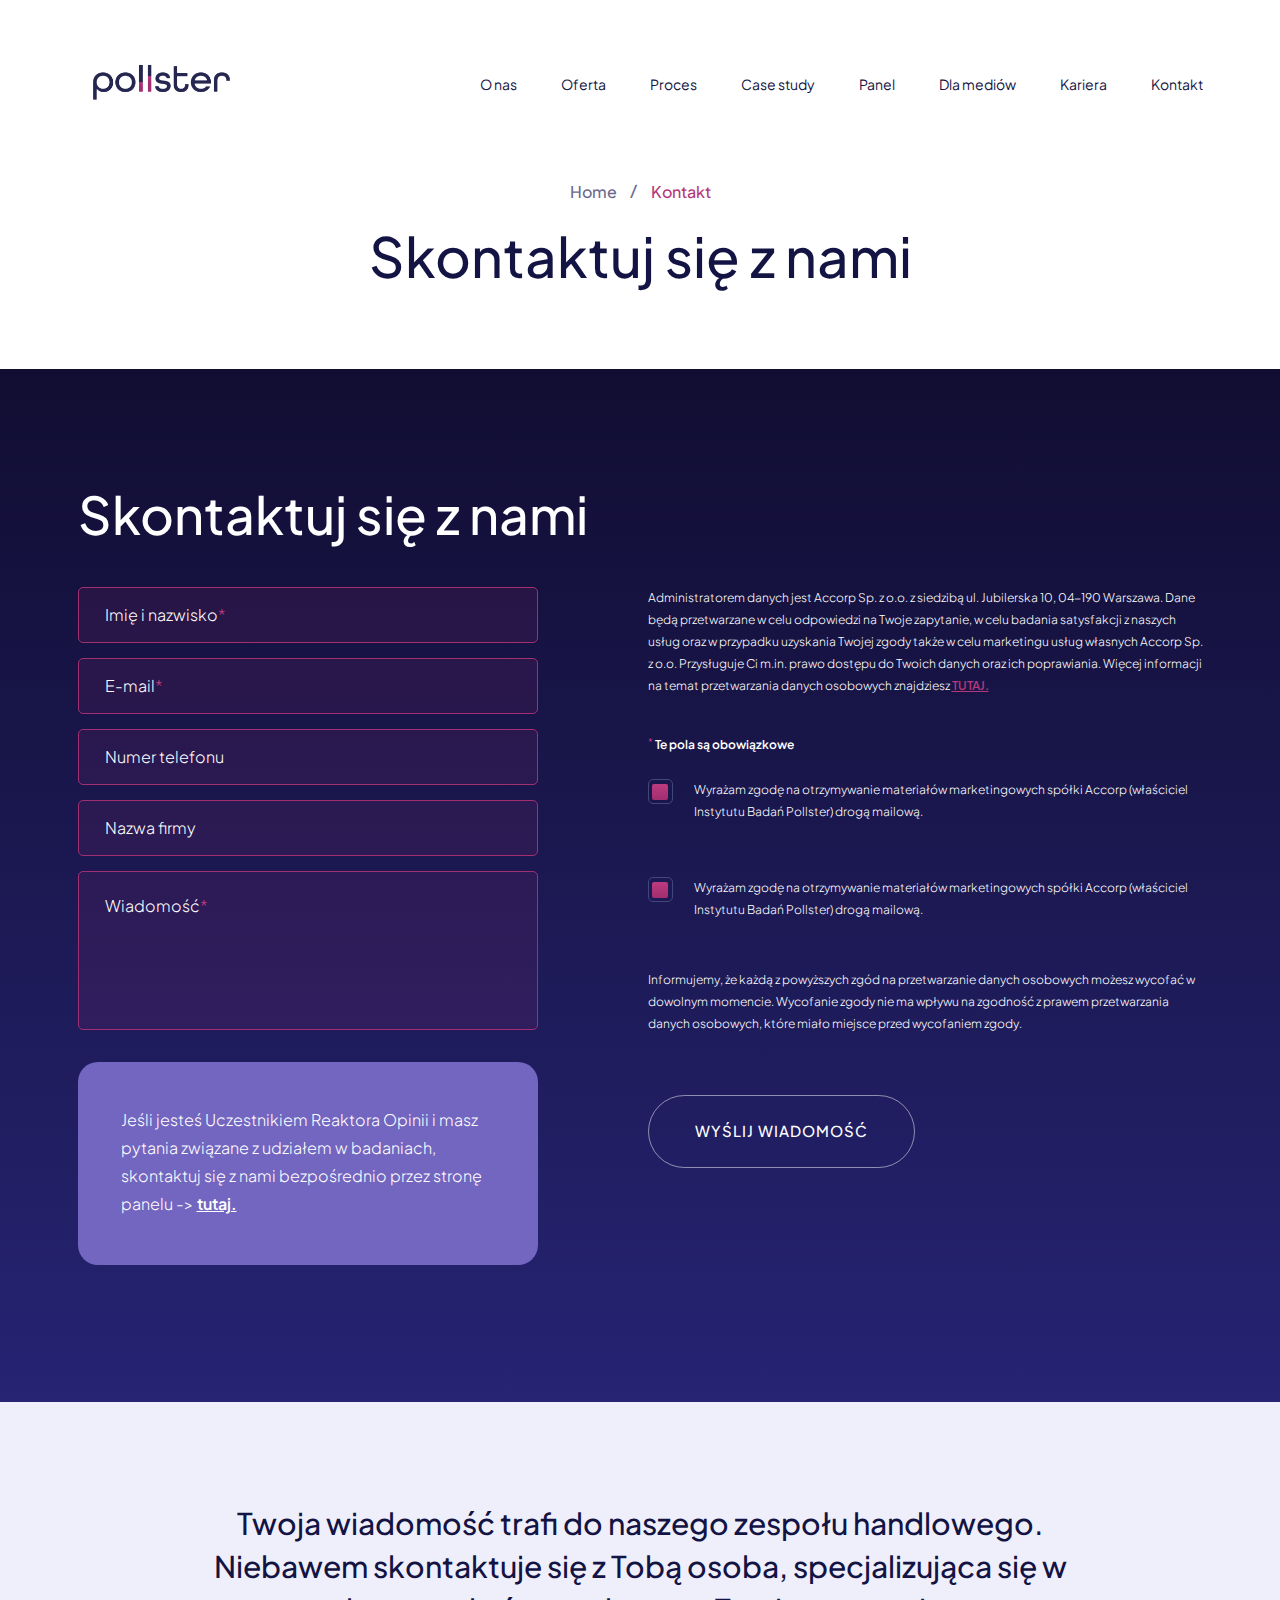
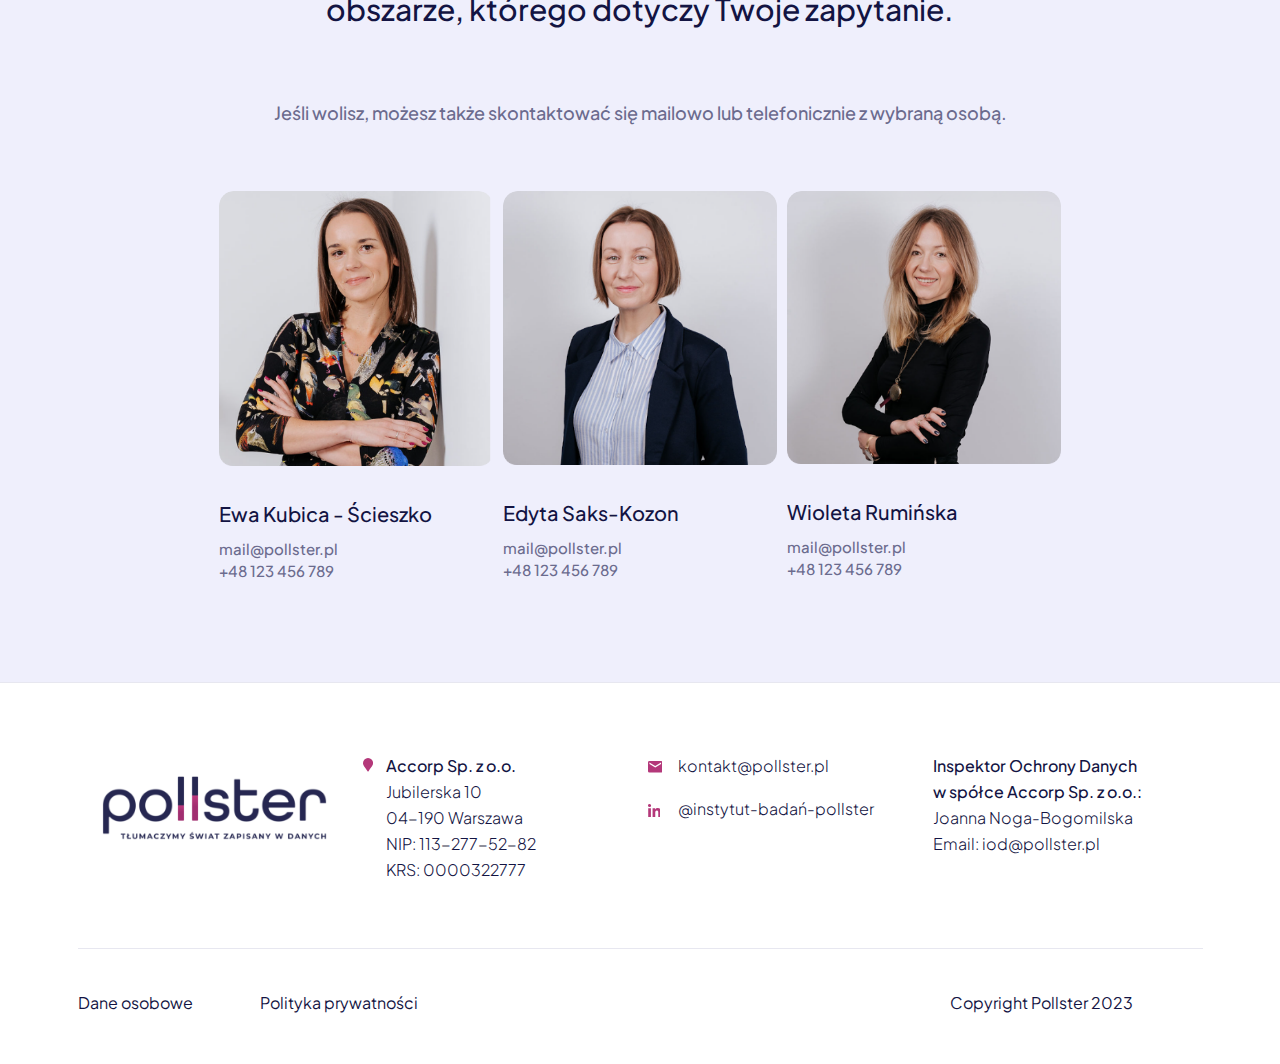
<file: kontakt.html>
<!DOCTYPE html>
<html lang="en">

<head>
  <meta charset="utf-8">
  <meta http-equiv="X-UA-Compatible" content="IE=edge">
  <meta name="viewport" content="width=device-width, initial-scale=1">
  <title>Contact</title>
  <link rel="stylesheet" href="assets/css/bootstrap.min.css">
  <link rel="stylesheet" href="assets/fonts/fontawesome-pro-5.0.6/css/fontawesome-all.min.css">
  <link rel="stylesheet" href="assets/css/style.css">
  <link rel="stylesheet" href="assets/css/responsive.css">
</head>

<body>
  <!-- header area start -->
  <header class="header-section header-transparent">
    <div class="desktop-menu  d-none d-lg-block">
      <div class="container">
        <div class="header-wrapper">
          <a href="index.html" class="header-logo"><img src="assets/images/logo/logo-black.png" alt="logo"></a>
          <div class="main-menu-wrapper">
            <ul class="main-menu">
                <li><a href="kim-jesteśmy.html">O nas</a></li>
                <li><a href="oferta.html">Oferta</a></li>
                <li><a href="proces.html">Proces</a></li>
                <li><a href="case-study.html">Case study</a></li>
                <li><a href="panel.html">Panel</a></li>
                <li><a href="dla-mediów.html">Dla mediów</a></li>
                <li><a href="hr.html">Kariera</a></li>
                <li><a href="kontakt.html">Kontakt</a></li>
            </ul>
          </div>
        </div>
      </div>
    </div>
    <section class="mobile-menu-area d-block d-lg-none">
      <div class="mobile-topbar">
        <div class="container">
          <div class="d-flex justify-content-between align-items-center">
            <div class="logo">
              <a href="index.html"><img src="assets/images/logo/logo-black.png" alt="logo"></a>
            </div>
            <button type="button" class="bars bg-transparent border-0">
              <img src="assets/images/menu-bar.svg" alt="menu bar">
            </button>
          </div>
        </div>
      </div>
      <div class="mobile-menu-overlay"></div>
      <div class="mobile-menu-main">
        <button type="button" class="close-mobile-menu bg-transparent border-0"><img src="assets/images/close-icon-white.svg" alt="menu close"></button>
        <div class="menu-body">
          <div class="menu-list">
            <ul class="list-unstyled d-flex flex-column">
                <li><a href="kim-jesteśmy.html">O nas</a></li>
                <li><a href="oferta.html">Oferta</a></li>
                <li><a href="proces.html">Proces</a></li>
                <li><a href="case-study.html">Case study</a></li>
                <li><a href="panel.html">Panel</a></li>
                <li><a href="dla-mediów.html">Dla mediów</a></li>
                <li><a href="hr.html">Kariera</a></li>
                <li><a href="kontakt.html">Kontakt</a></li>
            </ul>
          </div>
        </div>
      </div>
    </section>
  </header>
  <!-- header area end -->
  <!-- breadcrumb area start -->
  <section class="bread-crumb-area">
    <div class="container">
      <ul class="list-unstyled">
        <li><a href="index.html">Home</a></li>
        <li>Kontakt</li>
      </ul>
      <div class="text text-center">
        <h1 class="title">Skontaktuj się z nami</h1>
      </div>
    </div>
  </section>
  <!-- breadcrumb area end -->
  <!-- Kontakt area start -->
  <section class="Kontakt-area">
    <div class="contact-form-area mt-0">
      <div class="contact-form-main">
        <div class="container">
          <div class="section-title text-start d-none d-md-block">
            <h2 class="title text-white">Skontaktuj się z nami</h2>
          </div>
          <div class="row">
            <div class="col-lg-5">
                <div class="form-area">
                    <form action="#">
                      <div class="row g-4">
                        <div class="col-lg-12">
                          <div class="input-groups position-relative">
                            <input type="text" title="name field" required="">
                            <div class="input-placeholder position-absolute top-50 translate-middle-y text-white">Imię i nazwisko<span class="placeholder-icon">*</span></div>
                          </div>
                        </div>
                        <div class="col-lg-12">
                          <div class="input-groups position-relative">
                            <input type="email" title="email field" required="">
                            <div class="input-placeholder position-absolute top-50 translate-middle-y text-white">E-mail<span class="placeholder-icon">*</span></div>
                          </div>
                        </div>
                        <div class="col-lg-12">
                          <div class="input-groups invalid  position-relative">
                            <input type="text" title="telephone number" required>
                            <div class="input-placeholder position-absolute top-50 translate-middle-y text-white">Numer telefonu</div>
                          </div>
                        </div>
                        <div class="col-lg-12">
                          <div class="input-groups position-relative">
                            <input type="text" title="company name" required>
                            <div class="input-placeholder position-absolute top-50 translate-middle-y text-white">Nazwa firmy</div>
                          </div>
                        </div>
                        <div class="col-lg-12">
                          <div class="input-groups message-input position-relative">
                            <textarea title="message" required=""></textarea>
                            <div class="input-placeholder position-absolute text-white">Wiadomość<span class="placeholder-icon">*</span></div>
                          </div>
                        </div>
                      </div>
                    </form>
                    <div class="msg-box d-none d-md-block">
                      <p>Jeśli jesteś Uczestnikiem Reaktora Opinii i masz pytania związane z udziałem w badaniach, skontaktuj
                        się z nami bezpośrednio przez stronę panelu -&gt; <a href="#" class="text-white">tutaj.</a></p>
                    </div>
                  </div>
            </div>
            <div class="col-lg-6 ms-auto">
              <div class="contact-form-text">
                <p class="des">Administratorem danych jest Accorp Sp. z o.o. z siedzibą ul. Jubilerska 10, 04-190
                  Warszawa. Dane będą
                  przetwarzane w celu odpowiedzi na Twoje zapytanie, w celu badania satysfakcji z naszych usług oraz w
                  przypadku uzyskania Twojej zgody także w celu marketingu usług własnych Accorp Sp. z o.o. Przysługuje
                  Ci
                  m.in. prawo dostępu do Twoich danych oraz ich poprawiania. Więcej informacji na temat przetwarzania
                  danych osobowych znajdziesz <a href="#" class="text-decoration-underline fw-semibold">TUTAJ.</a></p>
                <h4 class="title"><sup>*</sup> Te pola są obowiązkowe</h4>

                <div class="check-boxes">
                  <div class="box-item">
                    <label class="d-flex">
                      <input type="checkbox" class="input" checked>
                      <span class="custom-checkbox"></span>
                      <p>Wyrażam zgodę na otrzymywanie materiałów marketingowych spółki Accorp (właściciel Instytutu
                        Badań
                        Pollster) drogą mailową.
                      </p>
                    </label>
                  </div>
                  <div class="box-item">
                    <label class="d-flex">
                      <input type="checkbox" class="input" checked>
                      <span class="custom-checkbox"></span>
                      <p>Wyrażam zgodę na otrzymywanie materiałów marketingowych spółki Accorp (właściciel Instytutu
                        Badań
                        Pollster) drogą mailową.
                      </p>
                    </label>
                  </div>
                </div>
                <p>Informujemy, że każdą z powyższych zgód na przetwarzanie danych osobowych możesz wycofać w dowolnym
                  momencie. Wycofanie zgody nie ma wpływu na zgodność z prawem przetwarzania danych osobowych, które
                  miało
                  miejsce przed wycofaniem zgody.
                </p>
                <div class="more-btn text-start">
                  <a href="#" class="text-white">WYŚLIJ WIADOMOŚĆ</a>
                </div>
              </div>
            </div>
            <div class="msg-box d-md-none">
                <p class="text-white">Jeśli jesteś Uczestnikiem Reaktora Opinii i masz pytania związane z udziałem w badaniach, skontaktuj
                  się z nami bezpośrednio przez stronę panelu -&gt; <a href="#" class="text-white">tutaj.</a></p>
              </div>
          </div>
        </div>
      </div>
    </div>
    <div class="team-member-area">
      <div class="container">
        <div class="top-info text-center">
          <h4 class="title text-center">Twoja wiadomość trafi do naszego zespołu handlowego. <br class="d-block d-md-none"> Niebawem skontaktuje się z Tobą osoba, specjalizująca się w obszarze, którego dotyczy Twoje zapytanie. </h4>
          <p>Jeśli wolisz, możesz także skontaktować się mailowo lub telefonicznie z wybraną osobą.
          </p>
        </div>
        <div class="team-section">
          <div class="row g-3 justify-content-center">
            <div class="col-lg-3 col-6">
              <div class="team-item">
                <div class="image">
                  <img src="assets/images/kim/team-1.png" alt="team" class="img-fluid w-100">
                </div>
                <div class="text">
                  <h3 class="title">Ewa Kubica - <br class="d-block d-sm-none"> Ścieszko</h3>
                  <p>mail@pollster.pl <br>
                    +48 123 456 789</p>
                </div>
              </div>
            </div>
            <div class="col-lg-3 col-6">
              <div class="team-item">
                <div class="image">
                  <img src="assets/images/kim/team-8.png" alt="team" class="img-fluid w-100">
                </div>
                <div class="text">
                  <h3 class="title">Edyta Saks-Kozon</h3>
                  <p>mail@pollster.pl <br>
                    +48 123 456 789</p>
                </div>
              </div>
            </div>
            <div class="col-lg-3 col-6">
              <div class="team-item">
                <div class="image">
                  <img src="assets/images/kim/team-9.png" alt="team" class="img-fluid w-100">
                </div>
                <div class="text">
                  <h3 class="title">Wioleta Rumińska</h3>
                  <p>mail@pollster.pl <br>
                    +48 123 456 789</p>
                </div>
              </div>
            </div>
          </div>
        </div>
      </div>
    </div>
  </section>
  <!-- Kontakt area end -->
  <!-- footer area start -->
  <footer class="footer-area">
    <div class="container">
      <div class="row g-4">
        <div class="col-lg-3 col-md-6">
          <div class="footer-widget">
            <a href="#"><img src="assets/images/logo/footer-logo.png" alt="footer-logo"></a>
          </div>
        </div>
        <div class="col-lg-3 col-md-6">
          <div class="footer-widget d-flex flex-column flex-md-row">
              <div class="icon">
                <svg xmlns="http://www.w3.org/2000/svg" width="10.095" height="13.46" viewBox="0 0 10.095 13.46">
                  <path id="Icon_awesome-map-marker" data-name="Icon awesome-map-marker"
                    d="M4.529,13.189C.709,7.651,0,7.083,0,5.048a5.048,5.048,0,0,1,10.1,0c0,2.035-.709,2.6-4.529,8.141a.631.631,0,0,1-1.038,0Z"
                    fill="#b4387a" />
                </svg>
              </div>
              <p>Accorp Sp. z o.o. <br>
                <span>
                  Jubilerska 10 <br>
                  04-190 Warszawa <br>
                  NIP: 113-277-52-82 <br>
                  KRS: 0000322777
                </span></p>
          </div>
        </div>
        <div class="col-lg-3 col-md-6">
          <div class="footer-widget mail_">
            <ul>
              <li>
                <div class="icon">
                  <svg xmlns="http://www.w3.org/2000/svg" width="14.512" height="11.61" viewBox="0 0 14.512 11.61">
                    <path id="Icon_material-email" data-name="Icon material-email"
                      d="M16.061,6H4.451A1.449,1.449,0,0,0,3.007,7.451L3,16.159A1.455,1.455,0,0,0,4.451,17.61h11.61a1.455,1.455,0,0,0,1.451-1.451V7.451A1.455,1.455,0,0,0,16.061,6Zm0,2.9-5.8,3.628L4.451,8.9V7.451l5.8,3.628,5.8-3.628Z"
                      transform="translate(-3 -6)" fill="#b4387a" />
                  </svg>
                </div>
                <div class="text">
                  <p><span><a href="mailto:kontakt@pollster.pl">kontakt@pollster.pl</a></span></p>
                </div>
              </li>
              <li>
                <div class="icon">
                  <svg xmlns="http://www.w3.org/2000/svg" width="12.958" height="12.958" viewBox="0 0 12.958 12.958">
                    <path id="Icon_awesome-linkedin-in" data-name="Icon awesome-linkedin-in"
                      d="M2.9,12.958H.214V4.307H2.9ZM1.556,3.127A1.563,1.563,0,1,1,3.112,1.557,1.569,1.569,0,0,1,1.556,3.127Zm11.4,9.831H10.274V8.747c0-1-.02-2.291-1.4-2.291-1.4,0-1.611,1.09-1.611,2.218v4.284H4.583V4.307H7.16v1.18H7.2a2.823,2.823,0,0,1,2.542-1.4c2.719,0,3.219,1.79,3.219,4.116v4.752Z"
                      transform="translate(0 -0.001)" fill="#b4387a" />
                  </svg>
                </div>
                <div class="text">
                  <p><span>@instytut-badań-pollster</span></p>
                </div>
              </li>
            </ul>
          </div>
        </div>
        <div class="col-lg-3 col-md-6">
          <div class="footer-widget">
            <p>Inspektor Ochrony Danych <br>
              w spółce Accorp Sp. z o.o.: <br>
              <span>Joanna Noga-Bogomilska <br>
                Email: <a href="mailto:iod@pollster.pl">iod@pollster.pl</a></span></p>
          </div>
        </div>
      </div>
      <div class="footer-btm">
        <div class="row">
          <div class="col-lg-6 col-md-7">
            <div class="text">
              <a href="#">Dane osobowe</a>
              <a href="#">Polityka prywatności</a>
            </div>
          </div>
          <div class="col-lg-6 col-md-5">
            <div class="text text-end">
              <p>Copyright Pollster 2023 </p>
            </div>
          </div>
        </div>
      </div>
    </div>
  </footer>
  <!-- footer area end -->

  <!-- scroll top area start -->
  <button class="scroll-to-top">
    <i class="fas fa-angle-up"></i>
  </button>
  <!-- scroll top area end -->

  <script src="assets/js/bootstrap.bundle.min.js"></script>
  <script src="assets/js/theme.js"></script>
</body>

</html>
</file>
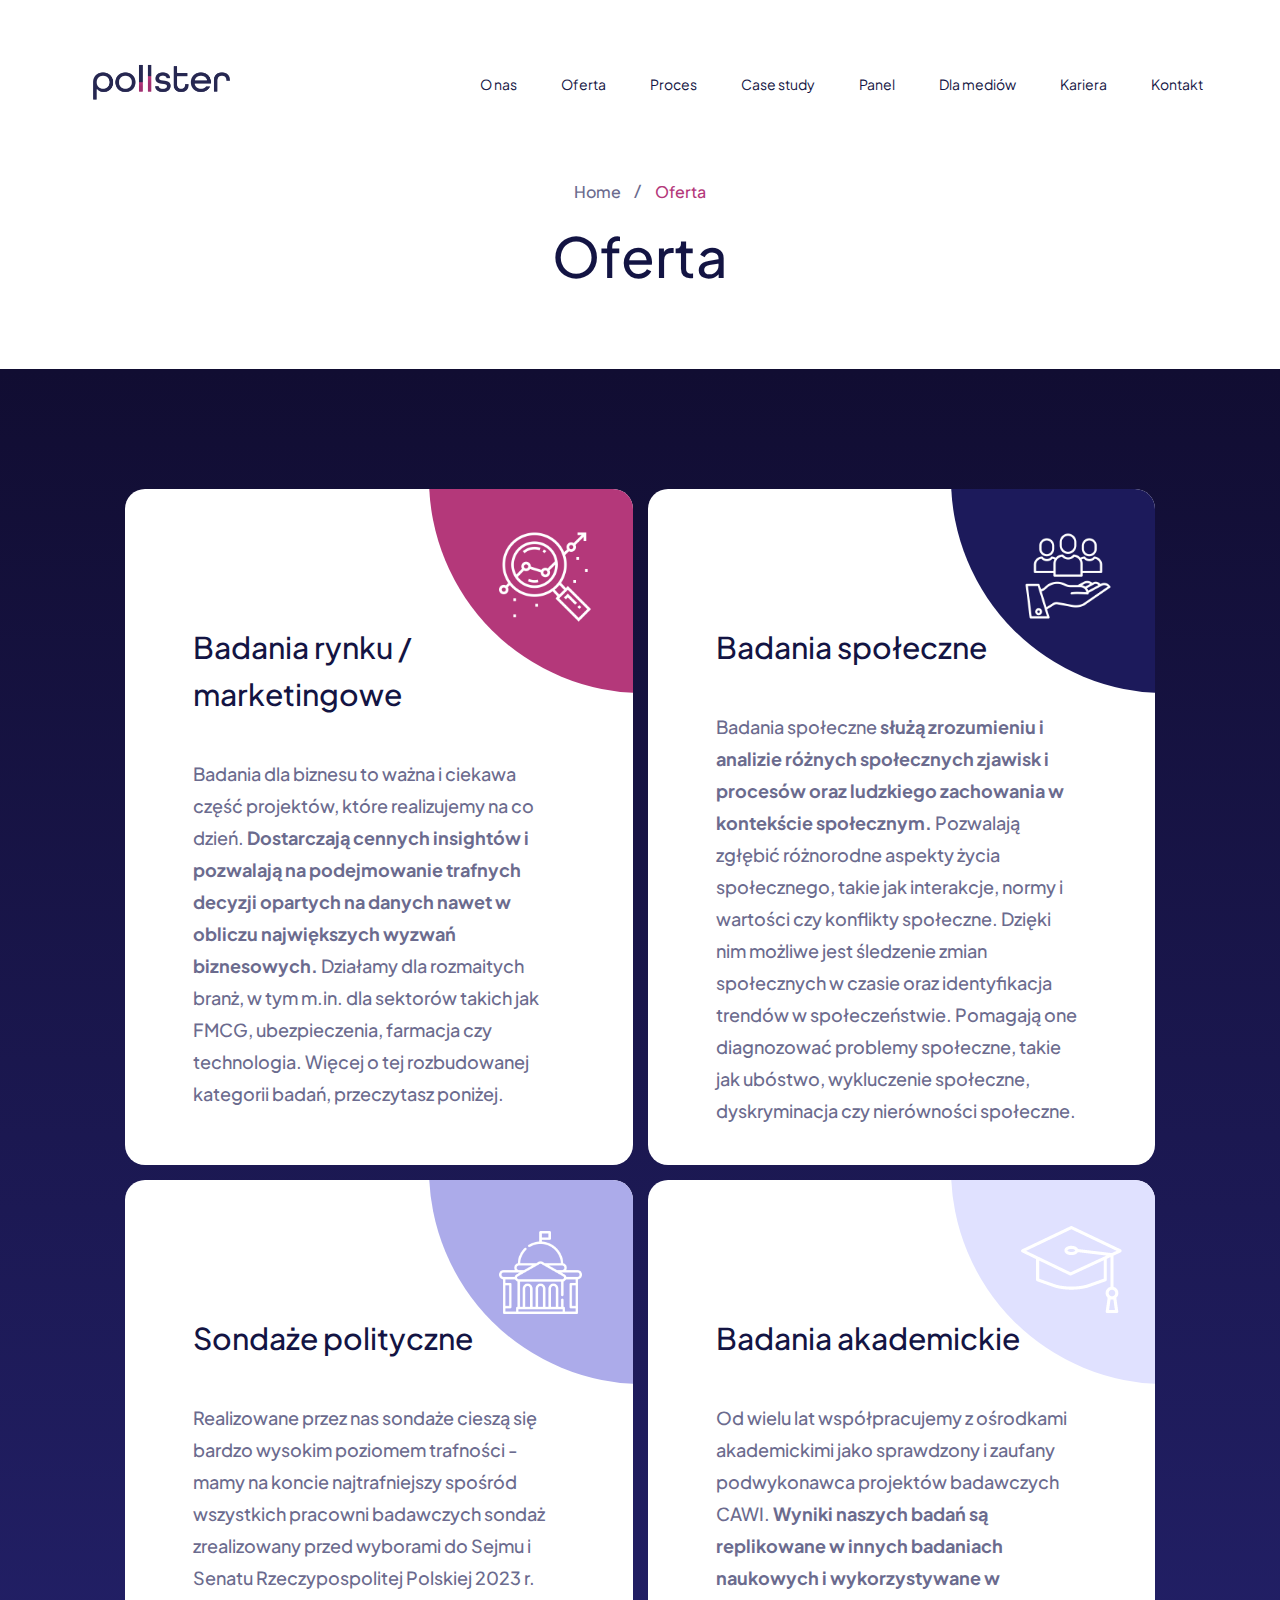
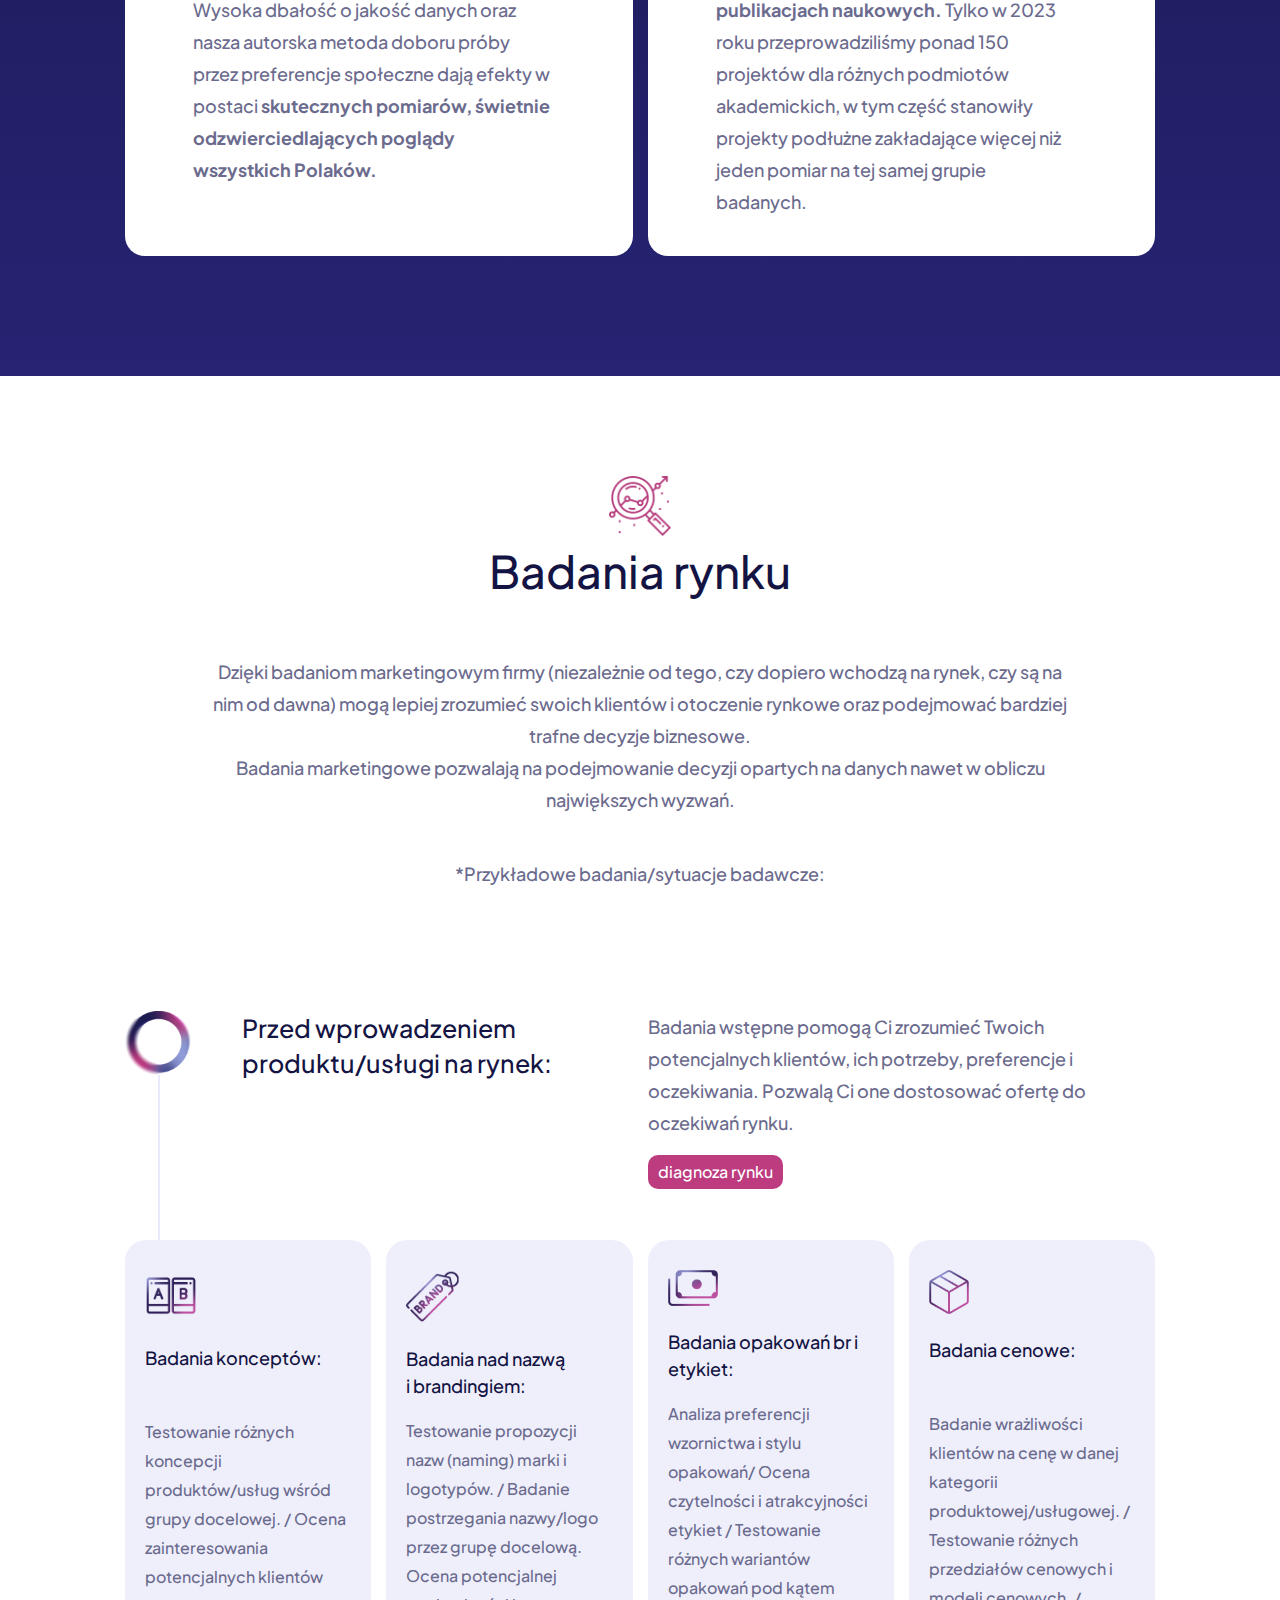
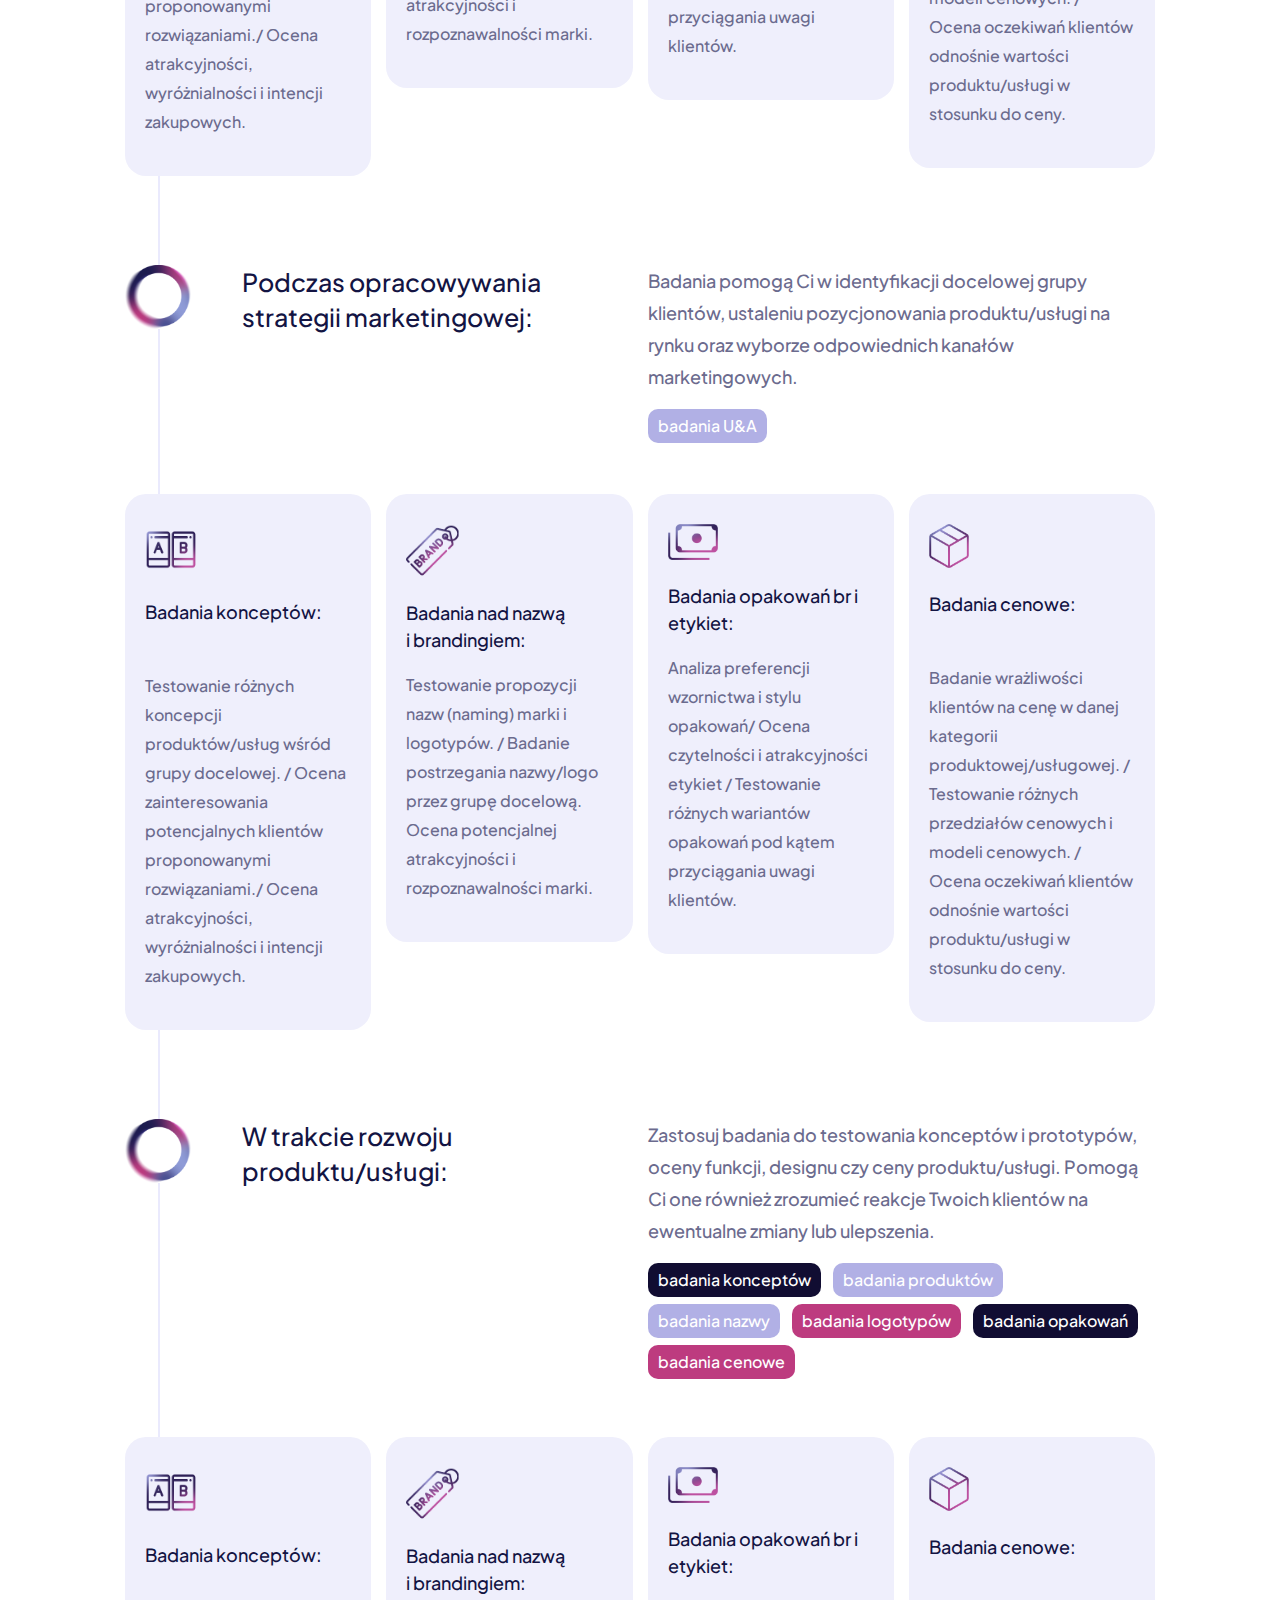
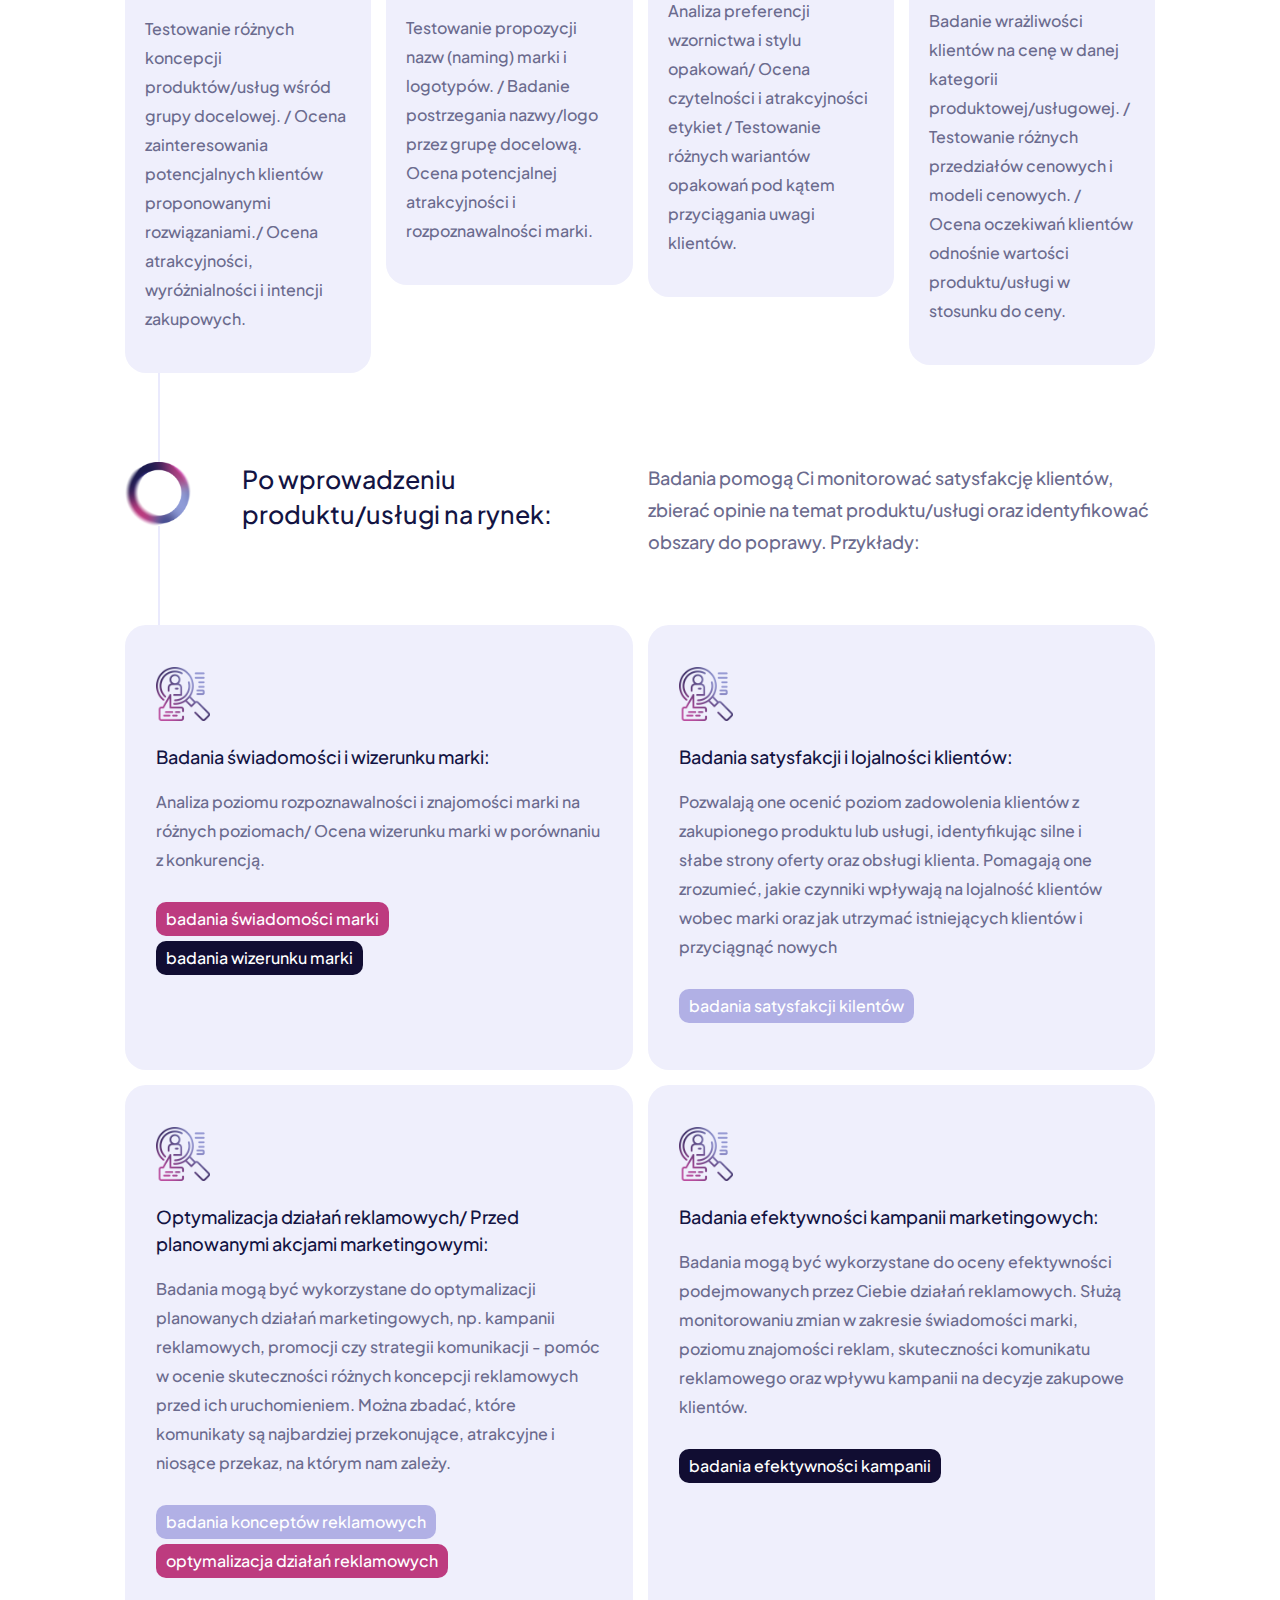
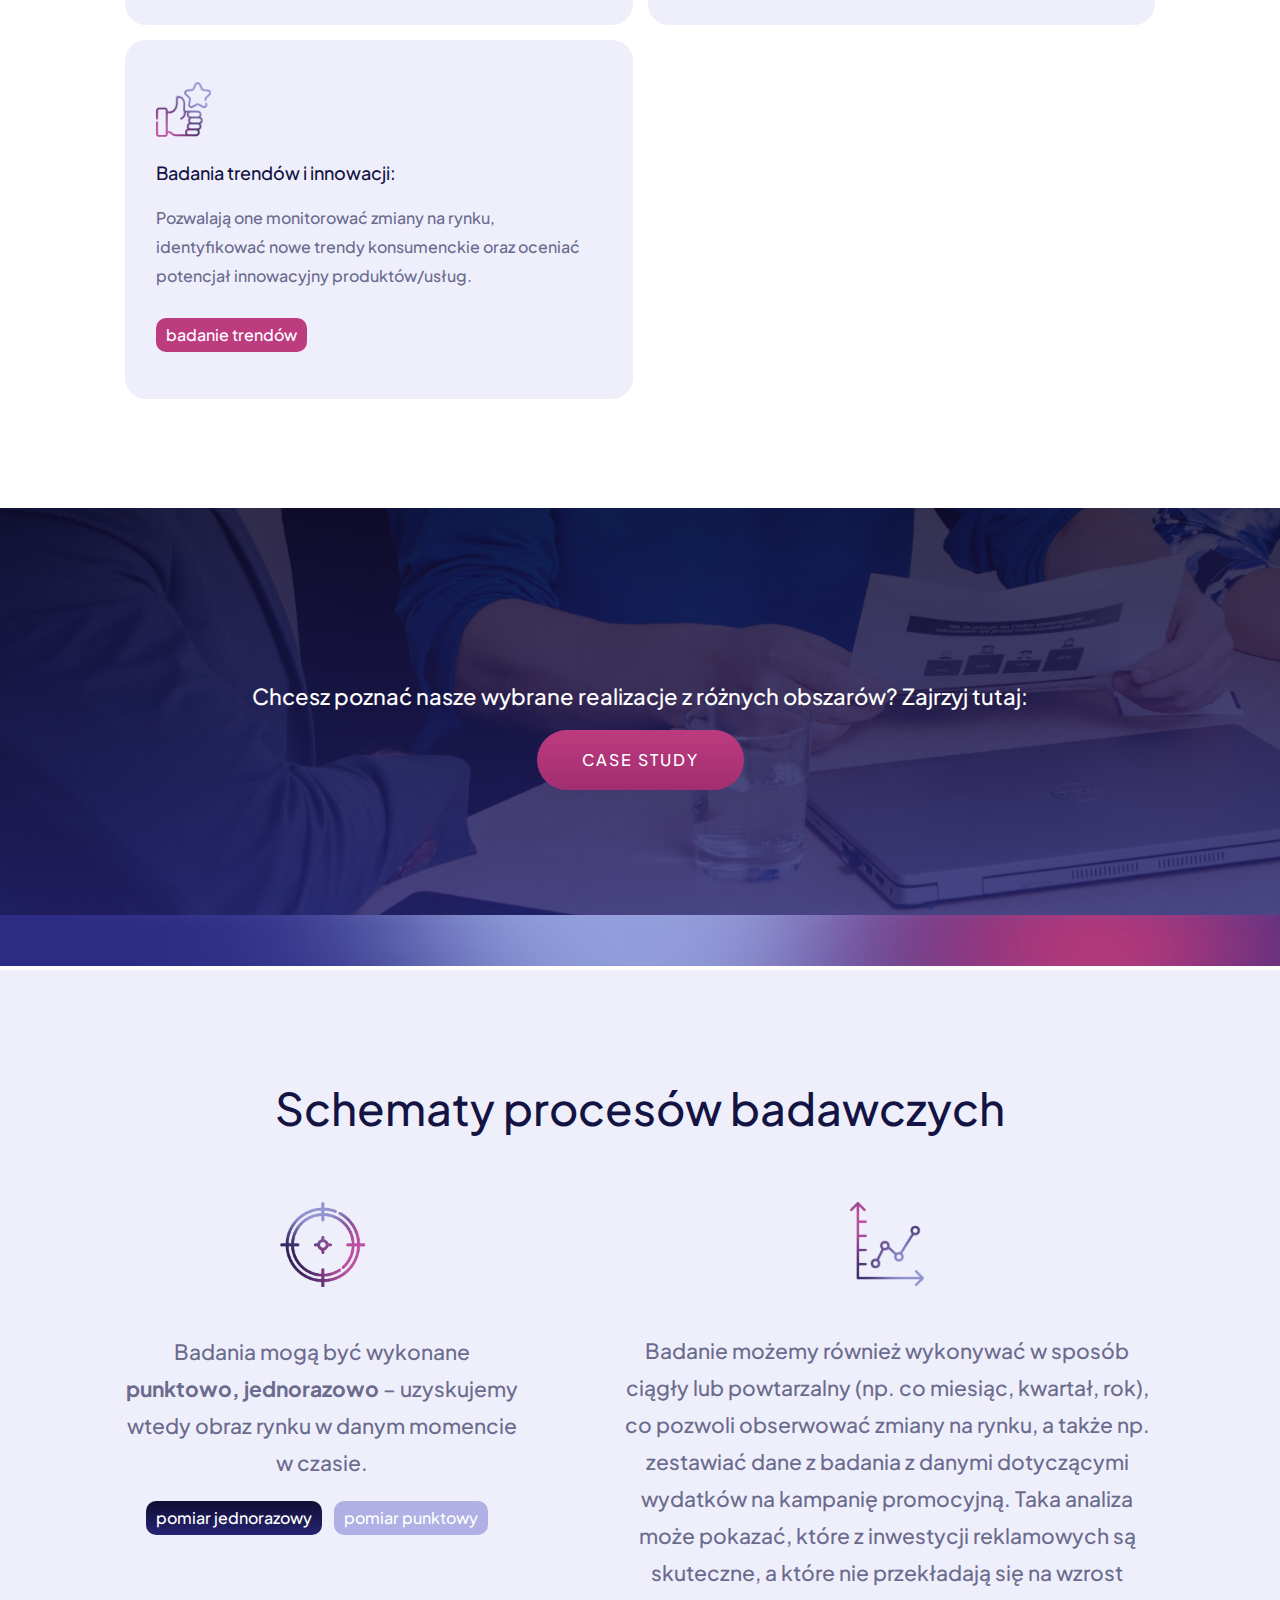
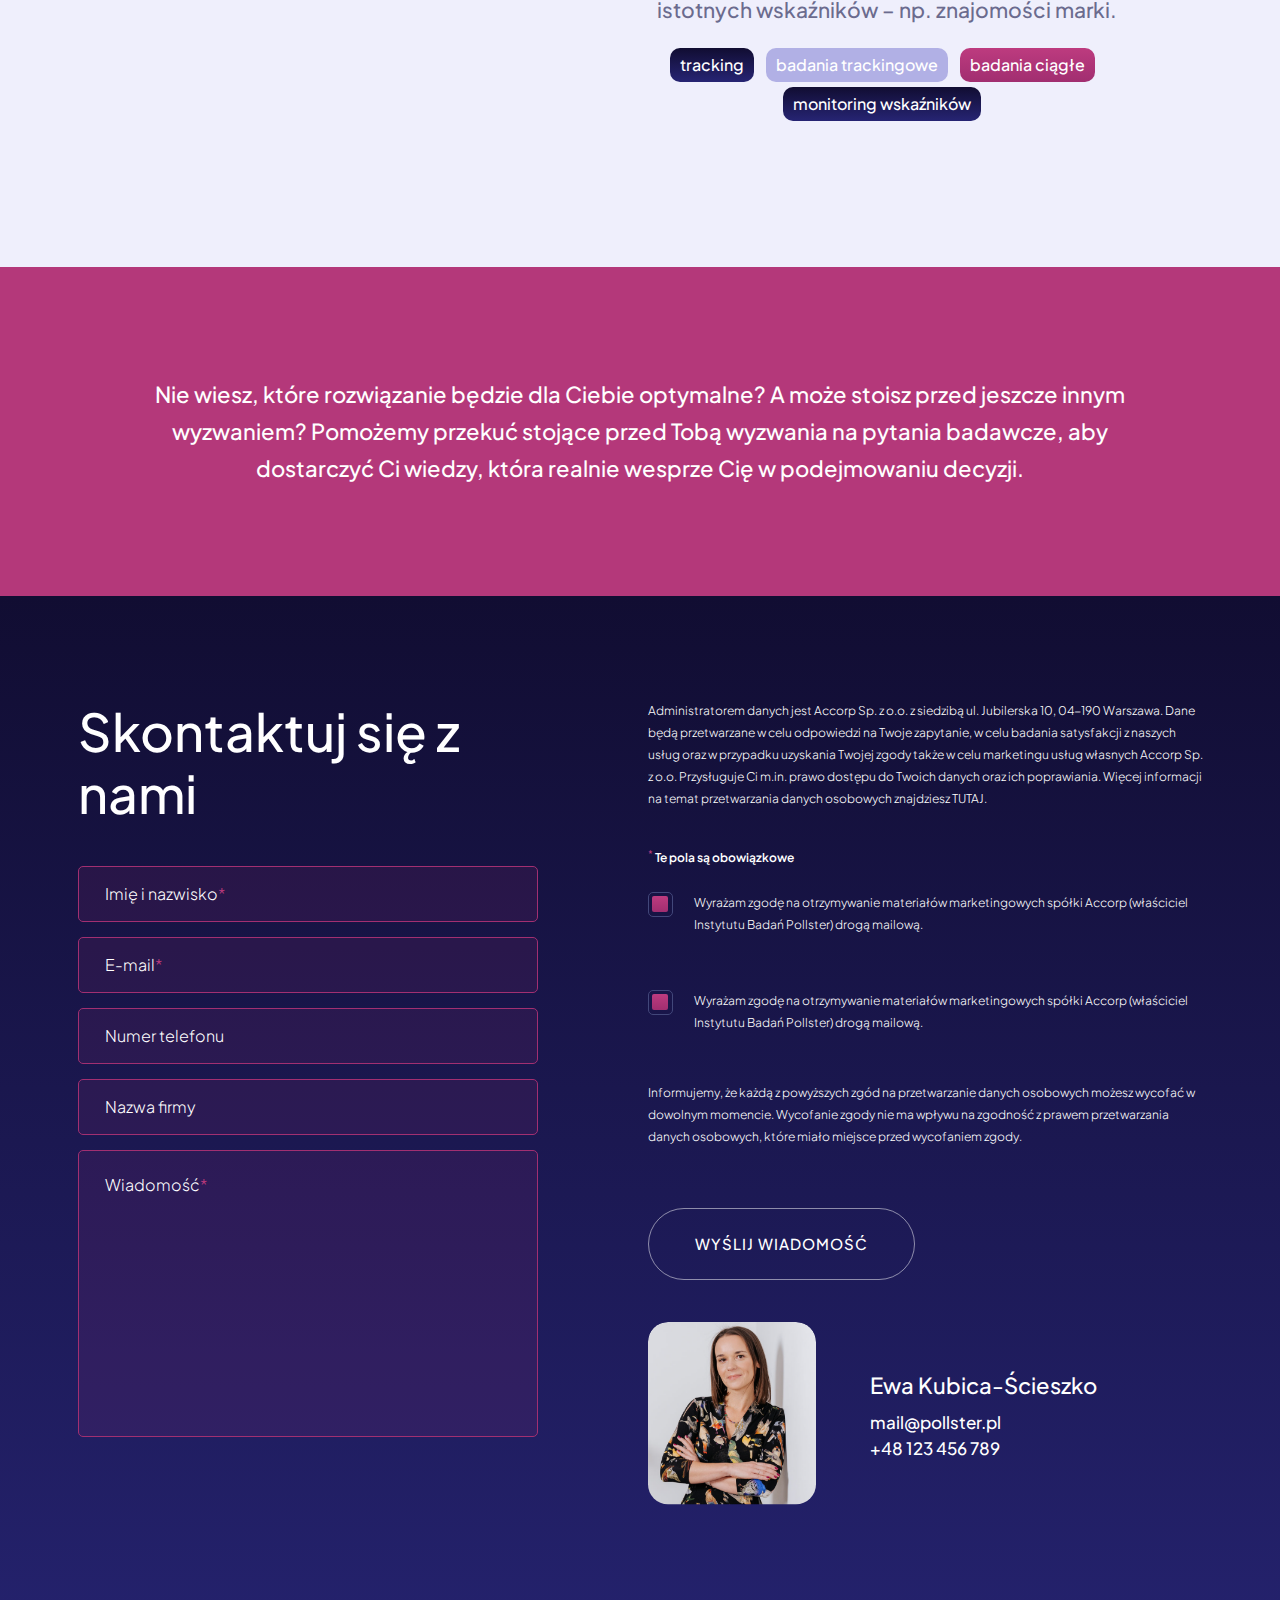
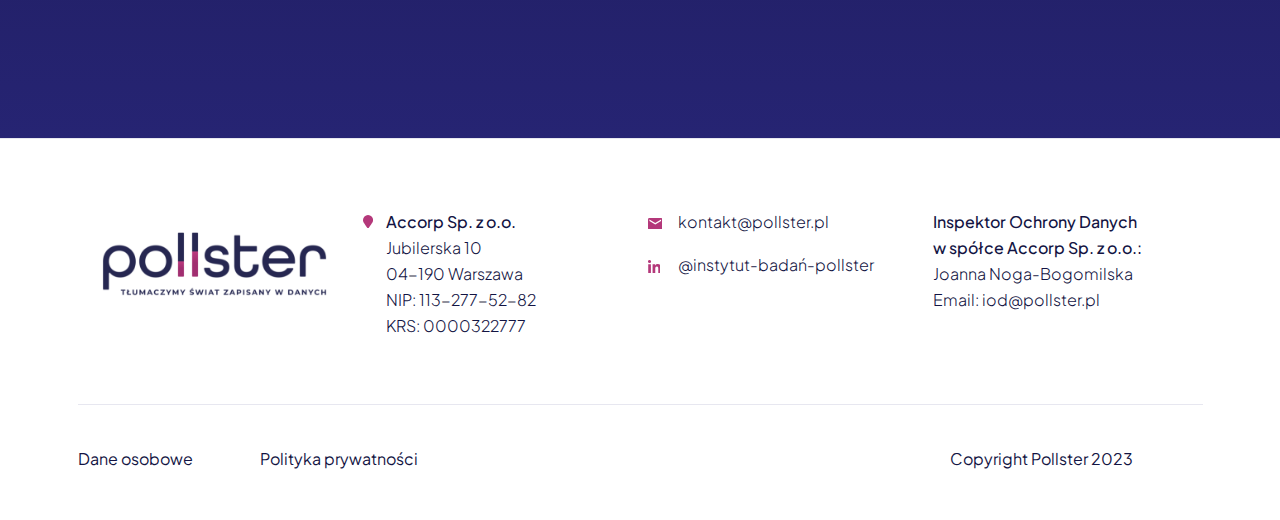
<file: oferta.html>
<!DOCTYPE html>
<html lang="en">

<head>
  <meta charset="utf-8">
  <meta http-equiv="X-UA-Compatible" content="IE=edge">
  <meta name="viewport" content="width=device-width, initial-scale=1">
  <title>Offer</title>
  <link rel="stylesheet" href="assets/css/bootstrap.min.css">
  <link rel="stylesheet" href="assets/fonts/fontawesome-pro-5.0.6/css/fontawesome-all.min.css">
  <link rel="stylesheet" href="assets/css/style.css">
  <link rel="stylesheet" href="assets/css/responsive.css">
</head>

<body>
  <!-- header area start -->
  <header class="header-section header-transparent">
    <div class="desktop-menu  d-none d-lg-block">
      <div class="container">
        <div class="header-wrapper">
          <a href="index.html" class="header-logo"><img src="assets/images/logo/logo-black.png" alt="logo"></a>
          <div class="main-menu-wrapper">
            <ul class="main-menu">
                <li><a href="kim-jesteśmy.html">O nas</a></li>
                <li><a href="oferta.html">Oferta</a></li>
                <li><a href="proces.html">Proces</a></li>
                <li><a href="case-study.html">Case study</a></li>
                <li><a href="panel.html">Panel</a></li>
                <li><a href="dla-mediów.html">Dla mediów</a></li>
                <li><a href="hr.html">Kariera</a></li>
                <li><a href="kontakt.html">Kontakt</a></li>
            </ul>
          </div>
        </div>
      </div>
    </div>
    <section class="mobile-menu-area d-block d-lg-none">
      <div class="mobile-topbar">
        <div class="container">
          <div class="d-flex justify-content-between align-items-center">
            <div class="logo">
              <a href="index.html"><img src="assets/images/logo/logo-black.png" alt="logo"></a>
            </div>
            <button type="button" class="bars bg-transparent border-0">
              <img src="assets/images/menu-bar.svg" alt="menu bar">
            </button>
          </div>
        </div>
      </div>
      <div class="mobile-menu-overlay"></div>
      <div class="mobile-menu-main">
        <button type="button" class="close-mobile-menu bg-transparent border-0"><img src="assets/images/close-icon-white.svg" alt="menu close"></button>
        <div class="menu-body">
          <div class="menu-list">
            <ul class="list-unstyled d-flex flex-column">
                <li><a href="kim-jesteśmy.html">O nas</a></li>
                <li><a href="oferta.html">Oferta</a></li>
                <li><a href="proces.html">Proces</a></li>
                <li><a href="case-study.html">Case study</a></li>
                <li><a href="panel.html">Panel</a></li>
                <li><a href="dla-mediów.html">Dla mediów</a></li>
                <li><a href="hr.html">Kariera</a></li>
                <li><a href="kontakt.html">Kontakt</a></li>
            </ul>
          </div>
        </div>
      </div>
    </section>
  </header>
  <!-- header area end -->
  <!-- breadcrumb area start -->
  <section class="bread-crumb-area">
    <div class="container">
      <ul class="list-unstyled">
        <li><a href="index.html">Home</a></li>
        <li>Oferta</li>
      </ul>
      <div class="text text-center">
        <h1 class="title">Oferta</h1>
      </div>
    </div>
  </section>
  <!-- breadcrumb area end -->
  <!-- Offer area start -->
  <section class="offer-area">
    <div class="top-info-box">
      <div class="container">
        <div class="row">
          <div class="col-lg-11 col-xxl-10 mx-auto">
            <div class="row g-4">
              <div class="col-lg-6">
                <div class="item item-one">
                  <div class="icon">
                    <img src="assets/images/icons/fferta-icon-1.png" alt="fferta-icon">
                  </div>
                  <div class="text">
                    <h4 class="title">Badania rynku / marketingowe</h4>
                    <p>Badania dla biznesu to ważna i ciekawa część projektów, które realizujemy na co dzień.
                      <b>Dostarczają cennych insightów i pozwalają na podejmowanie trafnych decyzji opartych na danych
                        nawet w obliczu największych wyzwań biznesowych.</b>
                      Działamy dla rozmaitych branż, w tym m.in. dla sektorów takich jak FMCG, ubezpieczenia, farmacja
                      czy technologia. Więcej o tej rozbudowanej kategorii badań, przeczytasz poniżej.
                    </p>
                  </div>
                </div>
              </div>
              <div class="col-lg-6">
                <div class="item item-two">
                  <div class="icon">
                    <img src="assets/images/icons/fferta-icon-2.png" alt="fferta-icon">
                  </div>
                  <div class="text">
                    <h4 class="title">Badania społeczne</h4>
                    <p>Badania społeczne <b>służą zrozumieniu i analizie różnych społecznych zjawisk i procesów oraz
                        ludzkiego zachowania w kontekście społecznym.</b> Pozwalają zgłębić różnorodne aspekty życia
                      społecznego, takie jak interakcje, normy i wartości czy konflikty społeczne. Dzięki nim możliwe
                      jest śledzenie zmian społecznych w czasie oraz identyfikacja trendów w społeczeństwie. Pomagają
                      one diagnozować problemy społeczne, takie jak ubóstwo, wykluczenie społeczne, dyskryminacja czy
                      nierówności społeczne. </p>
                  </div>
                </div>
              </div>
              <div class="col-lg-6">
                <div class="item item-three">
                  <div class="icon">
                    <img src="assets/images/icons/fferta-icon-3.png" alt="fferta-icon">
                  </div>
                  <div class="text">
                    <h4 class="title">Sondaże polityczne</h4>
                    <p>Realizowane przez nas sondaże cieszą się bardzo wysokim poziomem trafności - mamy na koncie
                      najtrafniejszy spośród wszystkich pracowni badawczych sondaż zrealizowany przed wyborami do Sejmu
                      i Senatu Rzeczypospolitej Polskiej 2023 r. Wysoka dbałość o jakość danych oraz nasza autorska
                      metoda doboru próby przez preferencje społeczne dają efekty w postaci <b>skutecznych pomiarów,
                        świetnie odzwierciedlających poglądy wszystkich Polaków.</b>
                    </p>
                  </div>
                </div>
              </div>
              <div class="col-lg-6">
                <div class="item item-four">
                  <div class="icon">
                    <img src="assets/images/icons/fferta-icon-4.png" alt="fferta-icon">
                  </div>
                  <div class="text">
                    <h4 class="title">Badania akademickie</h4>
                    <p>Od wielu lat współpracujemy z ośrodkami akademickimi jako sprawdzony i zaufany podwykonawca
                      projektów badawczych CAWI.
                      <b>Wyniki naszych badań są replikowane w innych badaniach naukowych i wykorzystywane w
                        publikacjach naukowych.</b>
                      Tylko w 2023 roku przeprowadziliśmy ponad 150 projektów dla różnych podmiotów akademickich, w tym
                      część stanowiły projekty podłużne zakładające więcej niż jeden pomiar na tej samej grupie
                      badanych.</p>
                  </div>
                </div>
              </div>
            </div>
          </div>
        </div>
      </div>
    </div>
    <div class="icon-details-box">
      <div class="container">
        <div class="text">
          <img src="assets/images/icons/fferta-icon-5.png" alt="fferta-icon">
          <h4 class="title">Badania rynku</h4>
          <p>Dzięki badaniom marketingowym firmy (niezależnie od tego, czy dopiero wchodzą na rynek, czy są na nim od
            dawna) mogą lepiej zrozumieć swoich klientów i otoczenie rynkowe oraz podejmować bardziej trafne decyzje
            biznesowe. <br>
            Badania marketingowe pozwalają na podejmowanie decyzji opartych na danych nawet w obliczu największych
            wyzwań.
          </p>
          <p>*Przykładowe badania/sytuacje badawcze:
          </p>
        </div>
      </div>
    </div>
    <div class="icon-box-area">
      <div class="container">
        <div class="row">
          <div class="col-lg-11 col-xxl-10 mx-auto">
            <div class="box-section">
              <div class="top">
                <div class="row g-4">
                  <div class="col-lg-6">
                    <div class="left-info d-flex">
                      <div class="icn">
                        <img src="assets/images/new-icon/08.svg" alt="round-icon">
                      </div>
                      <div class="name">
                        <h3 class="title">Przed wprowadzeniem produktu/usługi na rynek:</h3>
                      </div>
                    </div>
                  </div>
                  <div class="col-lg-6">
                    <div class="details">
                      <p>Badania wstępne pomogą Ci zrozumieć Twoich potencjalnych klientów, ich potrzeby, preferencje i
                        oczekiwania. Pozwalą Ci one dostosować ofertę do oczekiwań rynku.</p>
                      <span class="tag fw-medium d-inline-block text-white me-3 px-3 py-2">diagnoza rynku</span>
                    </div>
                  </div>
                </div>
              </div>
              <div class="row g-4">
                <div class="col-lg-3 item-labels">
                  <div class="item position-relative">
                    <button class="collapse-icon position-absolute d-md-none bg-transparent border-0 p-0" type="button" data-bs-toggle="collapse" data-bs-target="#item-desc-1" aria-expanded="true" aria-controls="item-desc-1">
                        <img src="assets/images/arrow-down-color.svg" alt="arrow icon">
                     </button>                    
                    <div class="icons">
                      <img src="assets/images/icons/fferta-icon-6.png" alt="fferta-icon">
                    </div>
                    <div class="text">
                      <h4 class="title">Badania konceptów:
                      </h4>
                      <p class="d-none d-md-block">Testowanie różnych koncepcji produktów/usług wśród grupy docelowej. / Ocena zainteresowania
                        potencjalnych klientów proponowanymi rozwiązaniami./ Ocena atrakcyjności, wyróżnialności i
                        intencji zakupowych.</p>
                       <div class="collapse show d-md-none" id="item-desc-1">
                            <p>Testowanie różnych koncepcji produktów/usług wśród grupy docelowej. / Ocena zainteresowania potencjalnych klientów proponowanymi rozwiązaniami./ Ocena atrakcyjności, wyróżnialności i intencji zakupowych.</p>
                       </div>
                    </div>
                  </div>
                </div>
                <div class="col-lg-3 item-labels">
                  <div class="item position-relative">
                    <button class="collapse-icon position-absolute d-md-none bg-transparent border-0 p-0" type="button" data-bs-toggle="collapse" data-bs-target="#item-desc-2" aria-expanded="false" aria-controls="item-desc-2">
                        <img src="assets/images/arrow-down-color.svg" alt="arrow icon">
                     </button>
                    <div class="icons">
                      <img src="assets/images/icons/fferta-icon-7.png" alt="fferta-icon">
                    </div>
                    <div class="text">
                      <h4 class="title">Badania nad nazwą <br>
                        i brandingiem:
                      </h4>
                      <p class="d-none d-md-block">Testowanie propozycji nazw (naming) marki i logotypów. / Badanie postrzegania nazwy/logo przez
                        grupę docelową. Ocena potencjalnej atrakcyjności i rozpoznawalności marki.
                      </p>
                      <div class="collapse d-md-none" id="item-desc-2">
                        <p>Testowanie propozycji nazw (naming) marki i logotypów. / Badanie postrzegania nazwy/logo przez
                            grupę docelową. Ocena potencjalnej atrakcyjności i rozpoznawalności marki.
                          </p>
                      </div>
                    </div>
                  </div>
                </div>
                <div class="col-lg-3 item-labels">
                  <div class="item position-relative">
                    <button class="collapse-icon position-absolute d-md-none bg-transparent border-0 p-0" type="button" data-bs-toggle="collapse" data-bs-target="#item-desc-3" aria-expanded="false" aria-controls="item-desc-3">
                        <img src="assets/images/arrow-down-color.svg" alt="arrow icon">
                     </button>
                    <div class="icons">
                      <img src="assets/images/icons/fferta-icon-8.png" alt="fferta-icon">
                    </div>
                    <div class="text">
                      <h4 class="title">Badania opakowań br
                        i etykiet:
                      </h4>
                      <p class="d-none d-md-block">Analiza preferencji wzornictwa i stylu opakowań/ Ocena czytelności i atrakcyjności etykiet /
                        Testowanie różnych wariantów opakowań pod kątem przyciągania uwagi klientów.
                      </p>
                      <div class="collapse d-md-none" id="item-desc-3">
                        <p>Analiza preferencji wzornictwa i stylu opakowań/ Ocena czytelności i atrakcyjności etykiet /
                            Testowanie różnych wariantów opakowań pod kątem przyciągania uwagi klientów.
                          </p>
                      </div>
                    </div>
                  </div>
                </div>
                <div class="col-lg-3 item-labels">
                  <div class="item position-relative">
                    <button class="collapse-icon position-absolute d-md-none bg-transparent border-0 p-0" type="button" data-bs-toggle="collapse" data-bs-target="#item-desc-4" aria-expanded="false" aria-controls="item-desc-4">
                        <img src="assets/images/arrow-down-color.svg" alt="arrow icon">
                     </button>
                    <div class="icons">
                      <img src="assets/images/icons/fferta-icon-9.png" alt="fferta-icon">
                    </div>
                    <div class="text">
                      <h4 class="title">Badania cenowe:
                      </h4>
                      <p class="d-none d-md-block">Badanie wrażliwości klientów na cenę w danej kategorii produktowej/usługowej. / Testowanie
                        różnych przedziałów cenowych i modeli cenowych. / Ocena oczekiwań klientów odnośnie wartości
                        produktu/usługi w stosunku do ceny.
                      </p>
                      <div class="collapse d-md-none" id="item-desc-4">
                        <p>Badanie wrażliwości klientów na cenę w danej kategorii produktowej/usługowej. / Testowanie
                            różnych przedziałów cenowych i modeli cenowych. / Ocena oczekiwań klientów odnośnie wartości
                            produktu/usługi w stosunku do ceny.
                          </p>
                      </div>
                    </div>
                  </div>
                </div>
              </div>
            </div>
            <div class="box-section box-section2">
              <div class="top">
                <div class="row g-4">
                  <div class="col-lg-6">
                    <div class="left-info d-flex">
                      <div class="icn">
                        <img src="assets/images/new-icon/08.svg" alt="round-icon">
                      </div>
                      <div class="name">
                        <h3 class="title">Podczas opracowywania strategii marketingowej:
                        </h3>
                      </div>
                    </div>
                  </div>
                  <div class="col-lg-6">
                    <div class="details">
                      <p>Badania pomogą Ci w identyfikacji docelowej grupy klientów, ustaleniu pozycjonowania
                        produktu/usługi na rynku oraz wyborze odpowiednich kanałów marketingowych. </p>
                      <span class="tag fw-medium d-inline-block text-white me-3 px-3 py-2">badania U&A</span>
                    </div>
                  </div>
                </div>
              </div>
              <div class="row g-4">
                <div class="col-lg-3 item-labels">
                  <div class="item position-relative">
                    <button class="collapse-icon position-absolute d-md-none bg-transparent border-0 p-0" type="button" data-bs-toggle="collapse" data-bs-target="#item-desc-5" aria-expanded="true" aria-controls="item-desc-5">
                        <img src="assets/images/arrow-down-color.svg" alt="arrow icon">
                     </button>
                    <div class="icons">
                      <img src="assets/images/icons/fferta-icon-6.png" alt="fferta-icon">
                    </div>
                    <div class="text">
                      <h4 class="title">Badania konceptów:
                      </h4>
                      <p class="d-none d-md-block">Testowanie różnych koncepcji produktów/usług wśród grupy docelowej. / Ocena zainteresowania
                        potencjalnych klientów proponowanymi rozwiązaniami./ Ocena atrakcyjności, wyróżnialności i
                        intencji zakupowych.</p>
                        <div class="collapse show d-md-none" id="item-desc-5">
                            <p>Testowanie różnych koncepcji produktów/usług wśród grupy docelowej. / Ocena zainteresowania
                                potencjalnych klientów proponowanymi rozwiązaniami./ Ocena atrakcyjności, wyróżnialności i
                                intencji zakupowych.</p>
                        </div>
                    </div>
                  </div>
                </div>
                <div class="col-lg-3 item-labels">
                  <div class="item position-relative">
                    <button class="collapse-icon position-absolute d-md-none bg-transparent border-0 p-0" type="button" data-bs-toggle="collapse" data-bs-target="#item-desc-6" aria-expanded="false" aria-controls="item-desc-6">
                        <img src="assets/images/arrow-down-color.svg" alt="arrow icon">
                     </button>
                    <div class="icons">
                      <img src="assets/images/icons/fferta-icon-7.png" alt="fferta-icon">
                    </div>
                    <div class="text">
                      <h4 class="title">Badania nad nazwą <br>
                        i brandingiem:
                      </h4>
                      <p class="d-none d-md-block">Testowanie propozycji nazw (naming) marki i logotypów. / Badanie postrzegania nazwy/logo przez
                        grupę docelową. Ocena potencjalnej atrakcyjności i rozpoznawalności marki.
                      </p>
                      <div class="collapse d-md-none" id="item-desc-6">
                        <p>Testowanie propozycji nazw (naming) marki i logotypów. / Badanie postrzegania nazwy/logo przez
                            grupę docelową. Ocena potencjalnej atrakcyjności i rozpoznawalności marki.
                          </p>
                      </div>
                    </div>
                  </div>
                </div>
                <div class="col-lg-3 item-labels">
                  <div class="item position-relative">
                    <button class="collapse-icon position-absolute d-md-none bg-transparent border-0 p-0" type="button" data-bs-toggle="collapse" data-bs-target="#item-desc-7" aria-expanded="false" aria-controls="item-desc-7">
                        <img src="assets/images/arrow-down-color.svg" alt="arrow icon">
                     </button>
                    <div class="icons">
                      <img src="assets/images/icons/fferta-icon-8.png" alt="fferta-icon">
                    </div>
                    <div class="text">
                      <h4 class="title">Badania opakowań br
                        i etykiet:
                      </h4>
                      <p class="d-none d-md-block">Analiza preferencji wzornictwa i stylu opakowań/ Ocena czytelności i atrakcyjności etykiet /
                        Testowanie różnych wariantów opakowań pod kątem przyciągania uwagi klientów.
                      </p>
                      <div class="collapse d-md-none" id="item-desc-7">
                        <p>Analiza preferencji wzornictwa i stylu opakowań/ Ocena czytelności i atrakcyjności etykiet /
                            Testowanie różnych wariantów opakowań pod kątem przyciągania uwagi klientów.
                          </p>
                      </div>
                    </div>
                  </div>
                </div>
                <div class="col-lg-3 item-labels">
                  <div class="item position-relative">
                    <button class="collapse-icon position-absolute d-md-none bg-transparent border-0 p-0" type="button" data-bs-toggle="collapse" data-bs-target="#item-desc-8" aria-expanded="false" aria-controls="item-desc-8">
                        <img src="assets/images/arrow-down-color.svg" alt="arrow icon">
                     </button>
                    <div class="icons">
                      <img src="assets/images/icons/fferta-icon-9.png" alt="fferta-icon">
                    </div>
                    <div class="text">
                      <h4 class="title">Badania cenowe:
                      </h4>
                      <p class="d-none d-md-block">Badanie wrażliwości klientów na cenę w danej kategorii produktowej/usługowej. / Testowanie
                        różnych przedziałów cenowych i modeli cenowych. / Ocena oczekiwań klientów odnośnie wartości
                        produktu/usługi w stosunku do ceny.
                      </p>
                      <div class="collapse d-md-none" id="item-desc-8">
                        <p>Badanie wrażliwości klientów na cenę w danej kategorii produktowej/usługowej. / Testowanie
                            różnych przedziałów cenowych i modeli cenowych. / Ocena oczekiwań klientów odnośnie wartości
                            produktu/usługi w stosunku do ceny.
                          </p>
                      </div>
                    </div>
                  </div>
                </div>
              </div>
            </div>
            <div class="box-section box-section3">
              <div class="top">
                <div class="row g-4">
                  <div class="col-lg-6">
                    <div class="left-info d-flex">
                      <div class="icn">
                        <img src="assets/images/new-icon/08.svg" alt="round-icon">
                      </div>
                      <div class="name">
                        <h3 class="title"> W trakcie rozwoju produktu/usługi:
                        </h3>
                      </div>
                    </div>
                  </div>
                  <div class="col-lg-6">
                    <div class="details">
                      <p>Zastosuj badania do testowania konceptów i prototypów, oceny funkcji, designu czy ceny
                        produktu/usługi. Pomogą Ci one również zrozumieć reakcje Twoich klientów na ewentualne zmiany
                        lub ulepszenia.
                      </p>
                      <span class="tag fw-medium d-inline-block text-white me-3 px-3 py-2">badania konceptów</span>
                      <span class="tag fw-medium d-inline-block text-white me-3 px-3 py-2">badania produktów </span>
                      <span class="tag fw-medium d-inline-block text-white me-3 px-3 py-2">badania nazwy </span>
                      <span class="tag fw-medium d-inline-block text-white me-3 px-3 py-2">badania logotypów </span>
                      <span class="tag fw-medium d-inline-block text-white me-3 px-3 py-2">badania opakowań </span>
                      <span class="tag fw-medium d-inline-block text-white me-3 px-3 py-2">badania cenowe</span>
                    </div>
                  </div>
                </div>
              </div>
              <div class="row g-4">
                <div class="col-lg-3 item-labels">
                  <div class="item position-relative">
                    <button class="collapse-icon position-absolute d-md-none bg-transparent border-0 p-0" type="button" data-bs-toggle="collapse" data-bs-target="#item-desc-9" aria-expanded="true" aria-controls="item-desc-9">
                        <img src="assets/images/arrow-down-color.svg" alt="arrow icon">
                    </button>
                    <div class="icons">
                      <img src="assets/images/icons/fferta-icon-6.png" alt="fferta-icon">
                    </div>
                    <div class="text">
                      <h4 class="title">Badania konceptów:
                      </h4>
                      <p class="d-none d-md-block">Testowanie różnych koncepcji produktów/usług wśród grupy docelowej. / Ocena zainteresowania
                        potencjalnych klientów proponowanymi rozwiązaniami./ Ocena atrakcyjności, wyróżnialności i
                        intencji zakupowych.</p>
                        <div class="collapse show d-md-none" id="item-desc-9">
                            <p>Testowanie różnych koncepcji produktów/usług wśród grupy docelowej. / Ocena zainteresowania
                                potencjalnych klientów proponowanymi rozwiązaniami./ Ocena atrakcyjności, wyróżnialności i
                                intencji zakupowych.</p>
                        </div>
                    </div>
                  </div>
                </div>
                <div class="col-lg-3 item-labels">
                  <div class="item position-relative">
                    <button class="collapse-icon position-absolute d-md-none bg-transparent border-0 p-0" type="button" data-bs-toggle="collapse" data-bs-target="#item-desc-10" aria-expanded="false" aria-controls="item-desc-10">
                        <img src="assets/images/arrow-down-color.svg" alt="arrow icon">
                    </button>
                    <div class="icons">
                      <img src="assets/images/icons/fferta-icon-7.png" alt="fferta-icon">
                    </div>
                    <div class="text">
                      <h4 class="title">Badania nad nazwą <br>
                        i brandingiem:
                      </h4>
                      <p class="d-none d-md-block">Testowanie propozycji nazw (naming) marki i logotypów. / Badanie postrzegania nazwy/logo przez
                        grupę docelową. Ocena potencjalnej atrakcyjności i rozpoznawalności marki.
                      </p>
                      <div class="collapse d-md-none" id="item-desc-10">
                        <p>Testowanie propozycji nazw (naming) marki i logotypów. / Badanie postrzegania nazwy/logo przez
                            grupę docelową. Ocena potencjalnej atrakcyjności i rozpoznawalności marki.
                          </p>
                      </div>
                    </div>
                  </div>
                </div>
                <div class="col-lg-3 item-labels">
                  <div class="item position-relative">
                    <button class="collapse-icon position-absolute d-md-none bg-transparent border-0 p-0" type="button" data-bs-toggle="collapse" data-bs-target="#item-desc-11" aria-expanded="false" aria-controls="item-desc-11">
                        <img src="assets/images/arrow-down-color.svg" alt="arrow icon">
                    </button>
                    <div class="icons">
                      <img src="assets/images/icons/fferta-icon-8.png" alt="fferta-icon">
                    </div>
                    <div class="text">
                      <h4 class="title">Badania opakowań br
                        i etykiet:
                      </h4>
                      <p class="d-none d-md-block">Analiza preferencji wzornictwa i stylu opakowań/ Ocena czytelności i atrakcyjności etykiet /
                        Testowanie różnych wariantów opakowań pod kątem przyciągania uwagi klientów.
                      </p>
                      <div class="collapse d-md-none" id="item-desc-11">
                        <p>Analiza preferencji wzornictwa i stylu opakowań/ Ocena czytelności i atrakcyjności etykiet /
                            Testowanie różnych wariantów opakowań pod kątem przyciągania uwagi klientów.
                          </p>
                      </div>
                    </div>
                  </div>
                </div>
                <div class="col-lg-3 item-labels">
                  <div class="item position-relative">
                    <button class="collapse-icon position-absolute d-md-none bg-transparent border-0 p-0" type="button" data-bs-toggle="collapse" data-bs-target="#item-desc-12" aria-expanded="false" aria-controls="item-desc-12">
                        <img src="assets/images/arrow-down-color.svg" alt="arrow icon">
                    </button>
                    <div class="icons">
                      <img src="assets/images/icons/fferta-icon-9.png" alt="fferta-icon">
                    </div>
                    <div class="text">
                      <h4 class="title">Badania cenowe:
                      </h4>
                      <p class="d-none d-md-block">Badanie wrażliwości klientów na cenę w danej kategorii produktowej/usługowej. / Testowanie
                        różnych przedziałów cenowych i modeli cenowych. / Ocena oczekiwań klientów odnośnie wartości
                        produktu/usługi w stosunku do ceny.
                      </p>
                      <div class="collapse d-md-none" id="item-desc-12">
                        <p>Badanie wrażliwości klientów na cenę w danej kategorii produktowej/usługowej. / Testowanie
                            różnych przedziałów cenowych i modeli cenowych. / Ocena oczekiwań klientów odnośnie wartości
                            produktu/usługi w stosunku do ceny.
                          </p>
                      </div>
                    </div>
                  </div>
                </div>
              </div>
            </div>
            <div class="box-section box-section4">
              <div class="top">
                <div class="row g-4">
                  <div class="col-lg-6">
                    <div class="left-info d-flex">
                      <div class="icn">
                        <img src="assets/images/new-icon/08.svg" alt="round-icon">
                      </div>
                      <div class="name">
                        <h3 class="title"> Po wprowadzeniu produktu/usługi na rynek:
                        </h3>
                      </div>
                    </div>
                  </div>
                  <div class="col-lg-6">
                    <div class="details">
                      <p>Badania pomogą Ci monitorować satysfakcję klientów, zbierać opinie na temat produktu/usługi
                        oraz identyfikować obszary do poprawy. Przykłady:
                      </p>
                    </div>
                  </div>
                </div>
              </div>
              <div class="row g-4">
                <div class="col-lg-6 item-labels-big">
                  <div class="item position-relative">
                    <button class="collapse-icon position-absolute d-md-none bg-transparent border-0 p-0" type="button" data-bs-toggle="collapse" data-bs-target="#item-desc-13" aria-expanded="false" aria-controls="item-desc-13">
                        <img src="assets/images/arrow-down-color.svg" alt="arrow icon">
                    </button>
                    <div class="icons">
                      <img src="assets/images/icons/fferta-icon-10.png" alt="fferta-icon">
                    </div>
                    <div class="text">
                      <h4 class="title">Badania świadomości i wizerunku marki:
                      </h4>
                      <div class="d-none d-md-block">
                        <p>Analiza poziomu rozpoznawalności i znajomości marki na różnych poziomach/ Ocena wizerunku marki
                            w porównaniu z konkurencją. </p>
                          <span class="inner-tag fw-medium d-inline-block text-white me-3 mb-2 py-2 px-3">badania świadomości marki</span>
                          <span class="inner-tag fw-medium d-inline-block text-white me-3 py-2 px-3 black-tag">badania wizerunku marki</span>
                      </div>
                      <div class="collapse d-md-none" id="item-desc-13">
                        <p>Analiza poziomu rozpoznawalności i znajomości marki na różnych poziomach/ Ocena wizerunku marki
                            w porównaniu z konkurencją. </p>
                          <span class="inner-tag fw-medium d-inline-block text-white me-3 mb-2 py-2 px-3">badania świadomości marki</span>
                          <span class="inner-tag fw-medium d-inline-block text-white me-3 py-2 px-3 black-tag">badania wizerunku marki</span>
                      </div>
                    </div>
                  </div>
                </div>
                <div class="col-lg-6 item-labels-big">
                  <div class="item position-relative">
                    <button class="collapse-icon position-absolute d-md-none bg-transparent border-0 p-0" type="button" data-bs-toggle="collapse" data-bs-target="#item-desc-14" aria-expanded="false" aria-controls="item-desc-14">
                        <img src="assets/images/arrow-down-color.svg" alt="arrow icon">
                    </button>
                    <div class="icons">
                      <img src="assets/images/icons/fferta-icon-10.png" alt="fferta-icon">
                    </div>
                    <div class="text">
                      <h4 class="title">Badania satysfakcji i lojalności klientów:
                      </h4>
                      <div class="d-none d-md-block">
                        <p>Pozwalają one ocenić poziom zadowolenia klientów z zakupionego produktu lub usługi,
                            identyfikując silne i słabe strony oferty oraz obsługi klienta. Pomagają one zrozumieć, jakie
                            czynniki wpływają na lojalność klientów wobec marki oraz jak utrzymać istniejących klientów i
                            przyciągnąć nowych </p>
                          <span class="inner-tag  fw-medium d-inline-block text-white me-3 py-2 px-3 sky-tag">badania satysfakcji kilentów</span>
                      </div>
                      <div class="collapse d-md-none" id="item-desc-14">
                        <p>Pozwalają one ocenić poziom zadowolenia klientów z zakupionego produktu lub usługi,
                            identyfikując silne i słabe strony oferty oraz obsługi klienta. Pomagają one zrozumieć, jakie
                            czynniki wpływają na lojalność klientów wobec marki oraz jak utrzymać istniejących klientów i
                            przyciągnąć nowych </p>
                          <span class="inner-tag  fw-medium d-inline-block text-white me-3 py-2 px-3 sky-tag">badania satysfakcji kilentów</span>
                      </div>
                    </div>
                  </div>
                </div>
                <div class="col-lg-6 item-labels-big">
                  <div class="item position-relative">
                    <button class="collapse-icon position-absolute d-md-none bg-transparent border-0 p-0" type="button" data-bs-toggle="collapse" data-bs-target="#item-desc-15" aria-expanded="false" aria-controls="item-desc-15">
                        <img src="assets/images/arrow-down-color.svg" alt="arrow icon">
                    </button>
                    <div class="icons">
                      <img src="assets/images/icons/fferta-icon-10.png" alt="fferta-icon">
                    </div>
                    <div class="text">
                      <h4 class="title">Optymalizacja działań reklamowych/ Przed planowanymi akcjami
                        marketingowymi:
                      </h4>
                      <div class="d-none d-md-block">
                        <p>Badania mogą być wykorzystane do optymalizacji planowanych działań marketingowych, np. kampanii
                            reklamowych, promocji czy strategii komunikacji - pomóc w ocenie skuteczności różnych koncepcji
                            reklamowych przed ich uruchomieniem. Można zbadać, które komunikaty są najbardziej przekonujące,
                            atrakcyjne i niosące przekaz, na którym nam zależy.
                          </p>
                          <span class="inner-tag fw-medium d-inline-block text-white me-3 mb-2 px-3 py-2 sky-tag">badania konceptów reklamowych</span>
                          <span class="inner-tag fw-medium d-inline-block text-white me-3 px-3 py-2">optymalizacja działań reklamowych</span>
                      </div>
                      <div class="collapse d-md-none" id="item-desc-15">
                        <p>Badania mogą być wykorzystane do optymalizacji planowanych działań marketingowych, np. kampanii
                            reklamowych, promocji czy strategii komunikacji - pomóc w ocenie skuteczności różnych koncepcji
                            reklamowych przed ich uruchomieniem. Można zbadać, które komunikaty są najbardziej przekonujące,
                            atrakcyjne i niosące przekaz, na którym nam zależy.
                          </p>
                          <span class="inner-tag fw-medium d-inline-block text-white me-3 mb-2 px-3 py-2 sky-tag">badania konceptów reklamowych</span>
                          <span class="inner-tag fw-medium d-inline-block text-white me-3 px-3 py-2">optymalizacja działań reklamowych</span>
                      </div>
                    </div>
                  </div>
                </div>
                <div class="col-lg-6 item-labels-big">
                  <div class="item position-relative">
                    <button class="collapse-icon position-absolute d-md-none bg-transparent border-0 p-0" type="button" data-bs-toggle="collapse" data-bs-target="#item-desc-16" aria-expanded="false" aria-controls="item-desc-16">
                        <img src="assets/images/arrow-down-color.svg" alt="arrow icon">
                    </button>
                    <div class="icons">
                      <img src="assets/images/icons/fferta-icon-10.png" alt="fferta-icon">
                    </div>
                    <div class="text">
                      <h4 class="title">Badania efektywności kampanii marketingowych:
                      </h4>
                      <div class="d-none d-md-block">
                        <p>Badania mogą być wykorzystane do oceny efektywności podejmowanych przez Ciebie działań
                            reklamowych. Służą monitorowaniu zmian w zakresie świadomości marki, poziomu znajomości reklam,
                            skuteczności komunikatu reklamowego oraz wpływu kampanii na decyzje zakupowe klientów.</p>
                          <span class="inner-tag  fw-medium d-inline-block text-white me-3 py-2 px-3 black-tag">badania efektywności kampanii</span>
                      </div>
                      <div class="collapse d-md-none" id="item-desc-16">
                        <p>Badania mogą być wykorzystane do oceny efektywności podejmowanych przez Ciebie działań
                            reklamowych. Służą monitorowaniu zmian w zakresie świadomości marki, poziomu znajomości reklam,
                            skuteczności komunikatu reklamowego oraz wpływu kampanii na decyzje zakupowe klientów.</p>
                          <span class="inner-tag  fw-medium d-inline-block text-white me-3 py-2 px-3 black-tag">badania efektywności kampanii</span>
                      </div>
                    </div>
                  </div>
                </div>
                <div class="col-lg-6 item-labels-big">
                  <div class="item position-relative">
                    <button class="collapse-icon position-absolute d-md-none bg-transparent border-0 p-0" type="button" data-bs-toggle="collapse" data-bs-target="#item-desc-17" aria-expanded="false" aria-controls="item-desc-17">
                        <img src="assets/images/arrow-down-color.svg" alt="arrow icon">
                    </button>
                    <div class="icons">
                      <img src="assets/images/icons/fferta-icon-11.png" alt="fferta-icon">
                    </div>
                    <div class="text">
                      <h4 class="title">Badania trendów i innowacji:
                      </h4>
                      <div class="d-none d-md-block">
                        <p>Pozwalają one monitorować zmiany na rynku, identyfikować nowe trendy konsumenckie oraz oceniać
                            potencjał innowacyjny produktów/usług.
                          </p>
                          <span class="inner-tag fw-medium d-inline-block text-white me-3 px-3 py-2">badanie trendów</span>
                      </div>
                      <div class="collapse d-md-none" id="item-desc-17">
                        <p>Pozwalają one monitorować zmiany na rynku, identyfikować nowe trendy konsumenckie oraz oceniać
                            potencjał innowacyjny produktów/usług.
                          </p>
                          <span class="inner-tag fw-medium d-inline-block text-white me-3 px-3 py-2">badanie trendów</span>
                      </div>
                    </div>
                  </div>
                </div>
              </div>
            </div>
          </div>
        </div>
      </div>
    </div>
    <div class="cst-banner-area position-relative">
        <div class="container">
          <div class="text position-relative z-1">
            <h3 class="title">Chcesz poznać nasze wybrane realizacje z różnych obszarów? Zajrzyj tutaj:</h3>
            <a href="#" class="cst-btn">Case Study</a>
          </div>
        </div>
    </div>
    <img src="assets/images/shapes/gradient-shape.png" alt="gradient-shape" class="img-fluid w-100 shape-grd-image">
    <div class="schematy-info-box">
      <div class="container">
        <div class="row">
          <div class="col-lg-11 col-xxl-10 mx-auto">
            <h3 class="title">Schematy procesów badawczych</h3>
            <div class="info-box">
              <div class="item text-center">
                <div class="icon">
                  <img src="assets/images/icons/fferta-icon-15.png" alt="fferta-icon">
                </div>
                <p>Badania mogą być wykonane <b>punktowo, jednorazowo</b> – uzyskujemy wtedy obraz rynku w danym
                  momencie w
                  czasie.</p>
                <span class="tags black-tag fw-medium text-white py-2 px-3 me-3 mb-2 d-inline-block border-0">pomiar jednorazowy</span>
                <span class="tags sky-tag fw-medium text-white py-2 px-3 me-3 mb-2 d-inline-block border-0">pomiar punktowy</span>
              </div>
              <div class="item text-center">
                <div class="icon">
                  <img src="assets/images/icons/fferta-icon-16.png" alt="fferta-icon">
                </div>
                <p>Badanie możemy również wykonywać w sposób ciągły lub powtarzalny (np. co miesiąc, kwartał, rok), co
                  pozwoli obserwować zmiany na rynku, a także np. zestawiać dane z badania z danymi dotyczącymi wydatków
                  na kampanię promocyjną. Taka analiza może pokazać, które z inwestycji reklamowych są skuteczne, a
                  które nie przekładają się na wzrost istotnych wskaźników – np. znajomości marki.</p>
                <span class="tags black-tag fw-medium text-white py-2 px-3 me-3 mb-2 d-inline-block border-0">tracking</span>
                <span class="tags sky-tag fw-medium text-white py-2 px-3 me-3 mb-2 d-inline-block border-0">badania trackingowe</span>
                <span class="tags red-tag fw-medium text-white py-2 px-3 me-3 mb-2 d-inline-block border-0">badania ciągłe</span>
                <span class="tags black-tag fw-medium text-white py-2 px-3 me-3 mb-2 d-inline-block border-0">monitoring wskaźników</span>
              </div>
            </div>
          </div>
        </div>
      </div>
    </div>
    <div class="des-banner">
      <div class="container">
        <p>Nie wiesz, które rozwiązanie będzie dla Ciebie optymalne? A może stoisz przed jeszcze innym wyzwaniem?
          Pomożemy przekuć stojące przed Tobą wyzwania na pytania badawcze, aby dostarczyć Ci wiedzy, która realnie
          wesprze Cię w podejmowaniu decyzji.</p>
      </div>
    </div>
    <div class="contact-form-area mt-0">
      <div class="contact-form-main">
        <div class="container">
          <div class="row">
            <div class="col-lg-5">
              <div class="section-title text-start">
                <h2 class="title text-white  mt-0">Skontaktuj się z nami</h2>
              </div>
              <div class="form-area">
                <form action="#">
                    <div class="row g-4">
                      <div class="col-lg-12">
                        <div class="input-groups position-relative">
                          <input type="text" title="name field" required>
                          <div class="input-placeholder position-absolute top-50 translate-middle-y text-white">Imię i nazwisko<span class="placeholder-icon">*</span></div>
                        </div>
                      </div>
                      <div class="col-lg-12">
                        <div class="input-groups position-relative">
                          <input type="email" title="email field" required>
                          <div class="input-placeholder position-absolute top-50 translate-middle-y text-white">E-mail<span class="placeholder-icon">*</span></div>
                        </div>
                      </div>
                      <div class="col-lg-12">
                        <div class="input-groups invalid position-relative">
                          <input type="tel" title="telephone number" required>
                          <div class="input-placeholder position-absolute top-50 translate-middle-y text-white">Numer telefonu</div>
                        </div>
                      </div>
                      <div class="col-lg-12">
                        <div class="input-groups position-relative">
                          <input type="text" title="company name" required>
                          <div class="input-placeholder position-absolute top-50 translate-middle-y text-white">Nazwa firmy</div>
                        </div>
                      </div>
                      <div class="col-lg-12">
                        <div class="input-groups message-input position-relative">
                          <textarea title="message" required></textarea>
                          <div class="input-placeholder position-absolute text-white">Wiadomość<span class="placeholder-icon">*</span></div>
                        </div>
                      </div>
                    </div>
                  </form>
              </div>
            </div>
            <div class="col-lg-6 ms-auto">
              <div class="contact-form-text">
                <p class="des">Administratorem danych jest Accorp Sp. z o.o. z siedzibą ul. Jubilerska 10, 04-190
                  Warszawa. Dane będą
                  przetwarzane w celu odpowiedzi na Twoje zapytanie, w celu badania satysfakcji z naszych usług oraz w
                  przypadku uzyskania Twojej zgody także w celu marketingu usług własnych Accorp Sp. z o.o. Przysługuje
                  Ci
                  m.in. prawo dostępu do Twoich danych oraz ich poprawiania. Więcej informacji na temat przetwarzania
                  danych osobowych znajdziesz <span>TUTAJ.</span></p>
                <h4 class="title"><sup>*</sup> Te pola są obowiązkowe</h4>

                <div class="check-boxes">
                  <div class="box-item">
                    <label class="d-flex">
                      <input type="checkbox" class="input" checked>
                      <span class="custom-checkbox"></span>
                      <p>Wyrażam zgodę na otrzymywanie materiałów marketingowych spółki Accorp (właściciel Instytutu
                        Badań
                        Pollster) drogą mailową.
                      </p>
                    </label>
                  </div>
                  <div class="box-item">
                    <label class="d-flex">
                      <input type="checkbox" class="input" checked>
                      <span class="custom-checkbox"></span>
                      <p>Wyrażam zgodę na otrzymywanie materiałów marketingowych spółki Accorp (właściciel Instytutu
                        Badań
                        Pollster) drogą mailową.
                      </p>
                    </label>
                  </div>
                </div>
                <p>Informujemy, że każdą z powyższych zgód na przetwarzanie danych osobowych możesz wycofać w dowolnym
                  momencie. Wycofanie zgody nie ma wpływu na zgodność z prawem przetwarzania danych osobowych, które
                  miało
                  miejsce przed wycofaniem zgody.
                </p>
                <div class="more-btn text-start">
                  <a href="#" class="text-white">WYŚLIJ WIADOMOŚĆ</a>
                </div>
                <div class="contact-user-info d-flex align-items-center">
                  <div class="img">
                    <img src="assets/images/img/cnt-user-img.png" alt="cnt-user-img" class="img-fluid w-100"></div>
                  <div class="text">
                    <h4 class="title">Ewa Kubica-Ścieszko</h4>
                    <p>
                      <a href="mailto:mail@pollster.pl">
                        mail@pollster.pl
                      </a> <br>
                      <a href="tel:+48123456789">+48 123 456 789</a>
                    </p>
                  </div>
                </div>
              </div>
            </div>
          </div>
        </div>
      </div>
    </div>
  </section>
  <!-- Offer area end -->
  <!-- footer area start -->
  <footer class="footer-area">
    <div class="container">
      <div class="row g-4">
        <div class="col-lg-3 col-md-6">
          <div class="footer-widget">
            <a href="#"><img src="assets/images/logo/footer-logo.png" alt="footer-logo"></a>
          </div>
        </div>
        <div class="col-lg-3 col-md-6">
          <div class="footer-widget d-flex flex-column flex-md-row">
              <div class="icon">
                <svg xmlns="http://www.w3.org/2000/svg" width="10.095" height="13.46" viewBox="0 0 10.095 13.46">
                  <path id="Icon_awesome-map-marker" data-name="Icon awesome-map-marker"
                    d="M4.529,13.189C.709,7.651,0,7.083,0,5.048a5.048,5.048,0,0,1,10.1,0c0,2.035-.709,2.6-4.529,8.141a.631.631,0,0,1-1.038,0Z"
                    fill="#b4387a" />
                </svg>
              </div>
              <p>Accorp Sp. z o.o. <br>
                <span>
                  Jubilerska 10 <br>
                  04-190 Warszawa <br>
                  NIP: 113-277-52-82 <br>
                  KRS: 0000322777
                </span></p>
          </div>
        </div>
        <div class="col-lg-3 col-md-6">
          <div class="footer-widget mail_">
            <ul>
              <li>
                <div class="icon">
                  <svg xmlns="http://www.w3.org/2000/svg" width="14.512" height="11.61" viewBox="0 0 14.512 11.61">
                    <path id="Icon_material-email" data-name="Icon material-email"
                      d="M16.061,6H4.451A1.449,1.449,0,0,0,3.007,7.451L3,16.159A1.455,1.455,0,0,0,4.451,17.61h11.61a1.455,1.455,0,0,0,1.451-1.451V7.451A1.455,1.455,0,0,0,16.061,6Zm0,2.9-5.8,3.628L4.451,8.9V7.451l5.8,3.628,5.8-3.628Z"
                      transform="translate(-3 -6)" fill="#b4387a" />
                  </svg>
                </div>
                <div class="text">
                  <p><span><a href="mailto:kontakt@pollster.pl">kontakt@pollster.pl</a></span></p>
                </div>
              </li>
              <li>
                <div class="icon">
                  <svg xmlns="http://www.w3.org/2000/svg" width="12.958" height="12.958" viewBox="0 0 12.958 12.958">
                    <path id="Icon_awesome-linkedin-in" data-name="Icon awesome-linkedin-in"
                      d="M2.9,12.958H.214V4.307H2.9ZM1.556,3.127A1.563,1.563,0,1,1,3.112,1.557,1.569,1.569,0,0,1,1.556,3.127Zm11.4,9.831H10.274V8.747c0-1-.02-2.291-1.4-2.291-1.4,0-1.611,1.09-1.611,2.218v4.284H4.583V4.307H7.16v1.18H7.2a2.823,2.823,0,0,1,2.542-1.4c2.719,0,3.219,1.79,3.219,4.116v4.752Z"
                      transform="translate(0 -0.001)" fill="#b4387a" />
                  </svg>
                </div>
                <div class="text">
                  <p><span>@instytut-badań-pollster</span></p>
                </div>
              </li>
            </ul>
          </div>
        </div>
        <div class="col-lg-3 col-md-6">
          <div class="footer-widget">
            <p>Inspektor Ochrony Danych <br>
              w spółce Accorp Sp. z o.o.: <br>
              <span>Joanna Noga-Bogomilska <br>
                Email: <a href="mailto:iod@pollster.pl">iod@pollster.pl</a></span></p>
          </div>
        </div>
      </div>
      <div class="footer-btm">
        <div class="row">
          <div class="col-lg-6 col-md-7">
            <div class="text">
              <a href="#">Dane osobowe</a>
              <a href="#">Polityka prywatności</a>
            </div>
          </div>
          <div class="col-lg-6 col-md-5">
            <div class="text text-end">
              <p>Copyright Pollster 2023 </p>
            </div>
          </div>
        </div>
      </div>
    </div>
  </footer>
  <!-- footer area end -->

  <!-- scroll top area start -->
  <button class="scroll-to-top">
    <i class="fas fa-angle-up"></i>
  </button>
  <!-- scroll top area end -->

  <script src="assets/js/bootstrap.bundle.min.js"></script>
  <script src="assets/js/theme.js"></script>
</body>

</html>
</file>
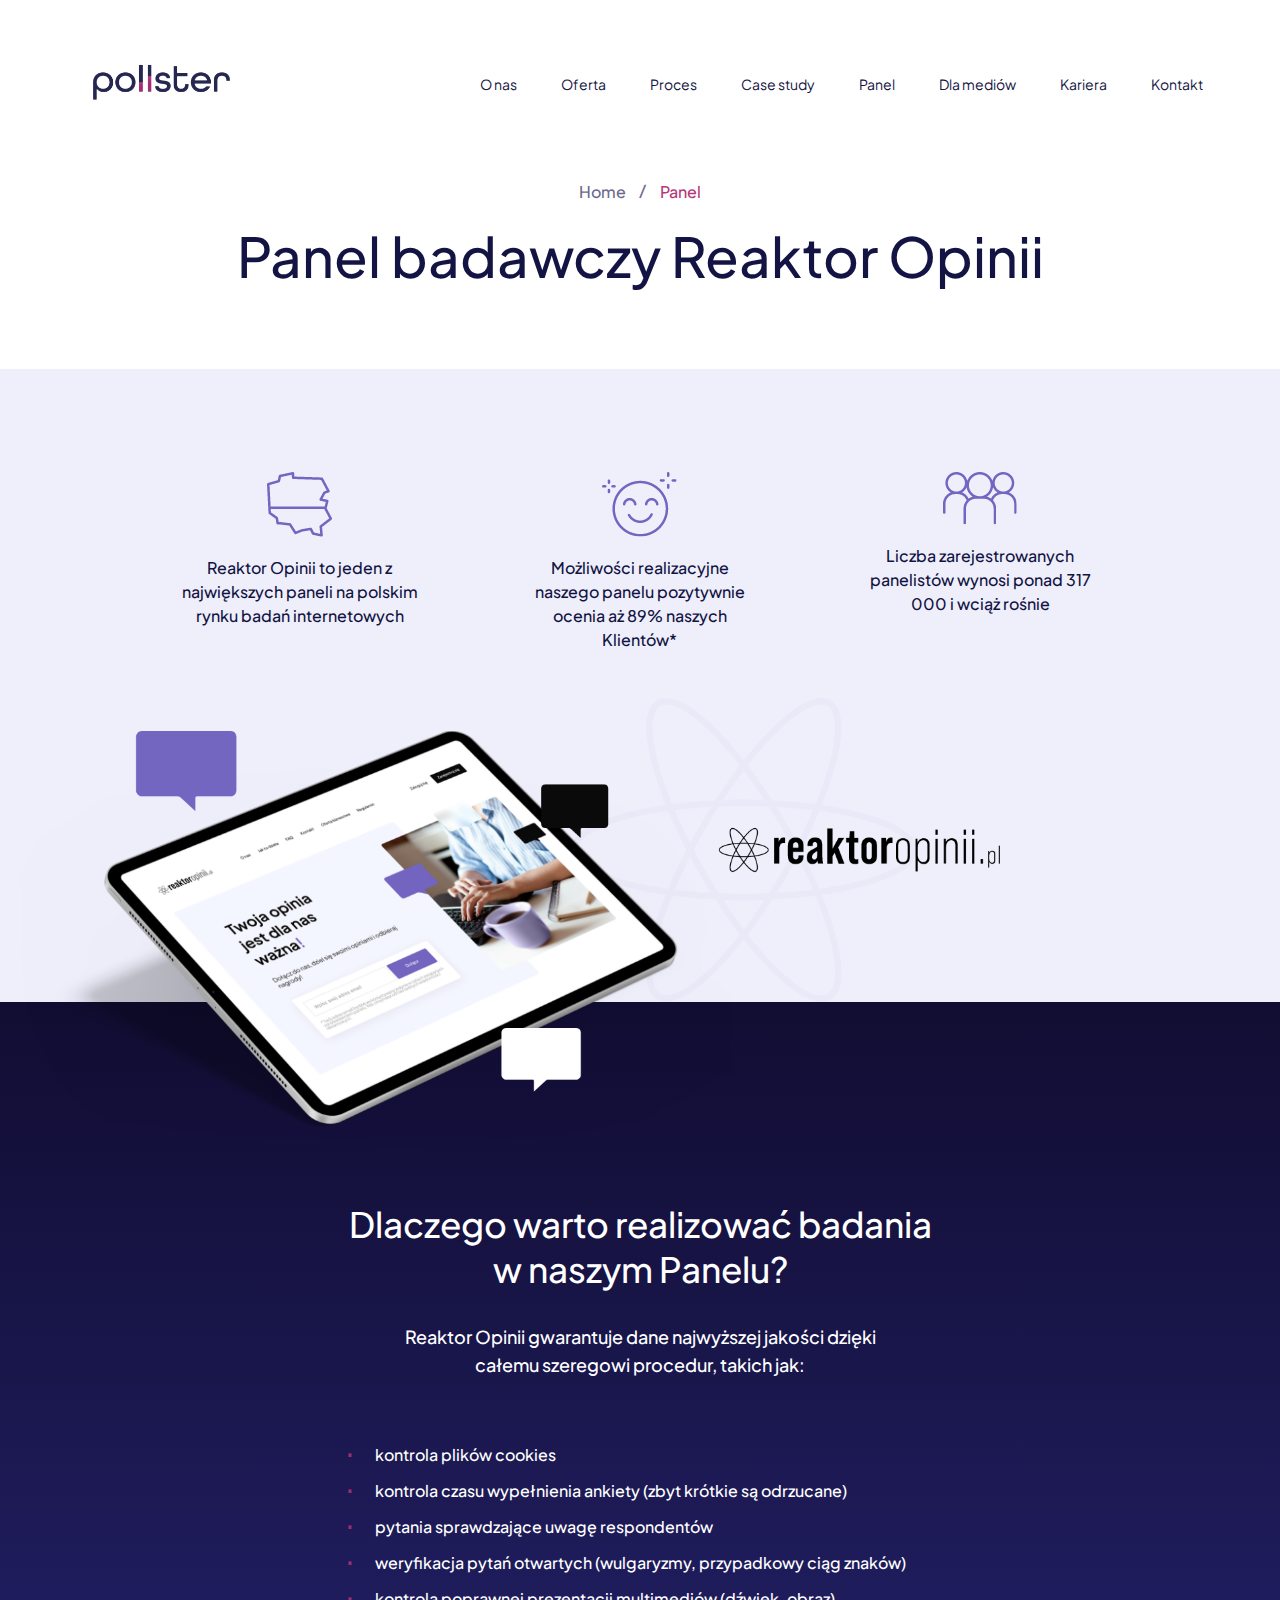
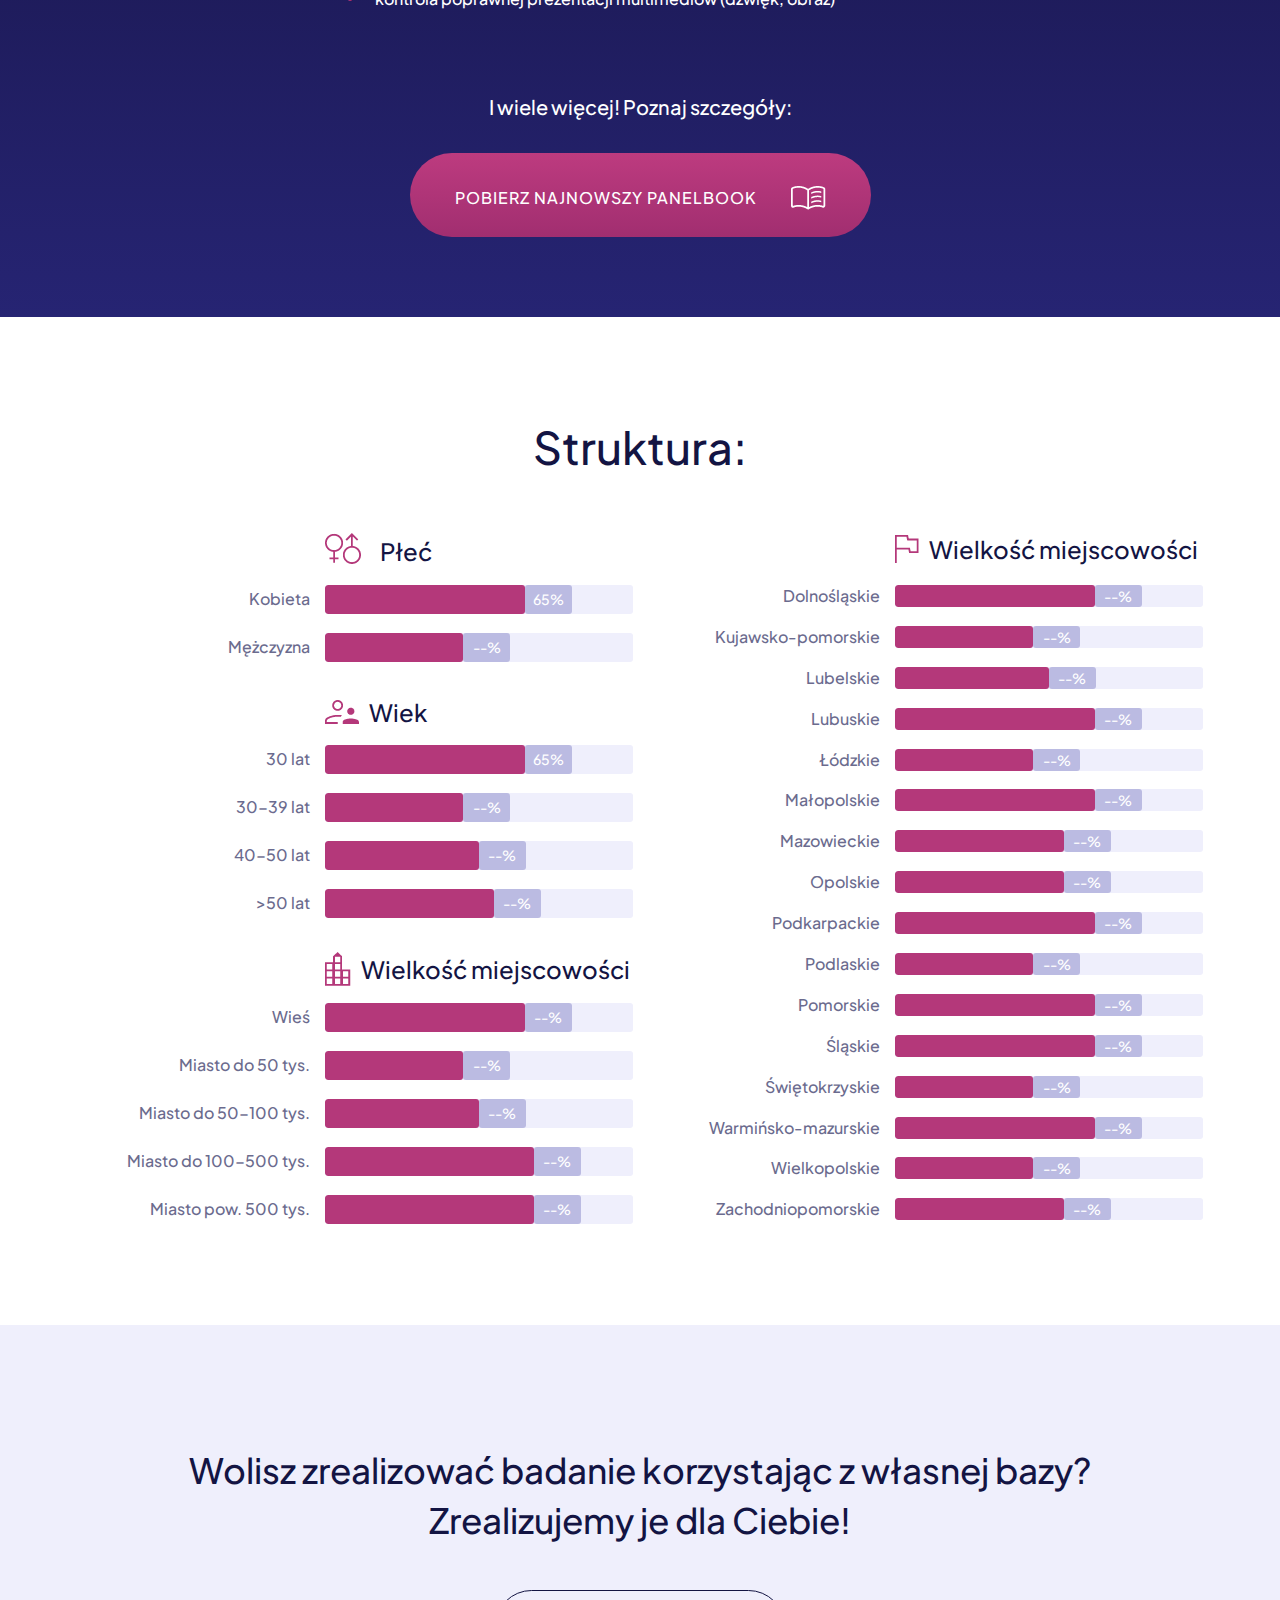
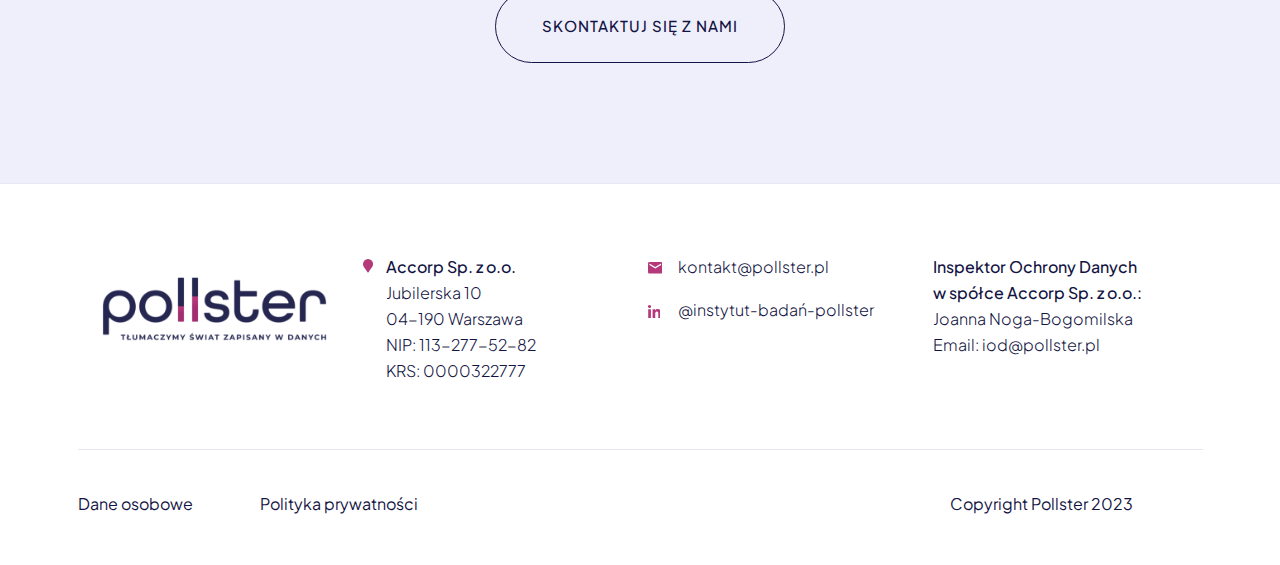
<file: panel.html>
<!DOCTYPE html>
<html lang="en">

<head>
  <meta charset="utf-8">
  <meta http-equiv="X-UA-Compatible" content="IE=edge">
  <meta name="viewport" content="width=device-width, initial-scale=1">
  <title>Panel</title>
  <link rel="stylesheet" href="assets/css/bootstrap.min.css">
  <link rel="stylesheet" href="assets/fonts/fontawesome-pro-5.0.6/css/fontawesome-all.min.css">
  <link rel="stylesheet" href="assets/css/style.css">
  <link rel="stylesheet" href="assets/css/responsive.css">
</head>

<body>
  <!-- header area start -->
  <header class="header-section header-transparent">
    <div class="desktop-menu  d-none d-lg-block">
      <div class="container">
        <div class="header-wrapper">
          <a href="index.html" class="header-logo"><img src="assets/images/logo/logo-black.png" alt="logo"></a>
          <div class="main-menu-wrapper">
            <ul class="main-menu">
                <li><a href="kim-jesteśmy.html">O nas</a></li>
                <li><a href="oferta.html">Oferta</a></li>
                <li><a href="proces.html">Proces</a></li>
                <li><a href="case-study.html">Case study</a></li>
                <li><a href="panel.html">Panel</a></li>
                <li><a href="dla-mediów.html">Dla mediów</a></li>
                <li><a href="hr.html">Kariera</a></li>
                <li><a href="kontakt.html">Kontakt</a></li>
            </ul>
          </div>
        </div>
      </div>
    </div>
    <section class="mobile-menu-area d-block d-lg-none">
      <div class="mobile-topbar">
        <div class="container">
          <div class="d-flex justify-content-between align-items-center">
            <div class="logo">
              <a href="index.html"><img src="assets/images/logo/logo-black.png" alt="logo"></a>
            </div>
            <button type="button" class="bars bg-transparent border-0">
              <img src="assets/images/menu-bar.svg" alt="menu bar">
            </button>
          </div>
        </div>
      </div>
      <div class="mobile-menu-overlay"></div>
      <div class="mobile-menu-main">
        <button type="button" class="close-mobile-menu bg-transparent border-0"><img src="assets/images/close-icon-white.svg" alt="menu close"></button>
        <div class="menu-body">
          <div class="menu-list">
            <ul class="list-unstyled d-flex flex-column">
                <li><a href="kim-jesteśmy.html">O nas</a></li>
                <li><a href="oferta.html">Oferta</a></li>
                <li><a href="proces.html">Proces</a></li>
                <li><a href="case-study.html">Case study</a></li>
                <li><a href="panel.html">Panel</a></li>
                <li><a href="dla-mediów.html">Dla mediów</a></li>
                <li><a href="hr.html">Kariera</a></li>
                <li><a href="kontakt.html">Kontakt</a></li>
            </ul>
          </div>
        </div>
      </div>
    </section>
  </header>
  <!-- header area end -->
  <!-- breadcrumb area start -->
  <section class="bread-crumb-area panel-page-breadcrumb">
    <div class="container">
      <ul class="list-unstyled">
        <li><a href="index.html">Home</a></li>
        <li>Panel</li>
      </ul>
      <div class="text text-center mx-auto">
        <h1 class="title">Panel badawczy Reaktor Opinii</h1>
      </div>
    </div>
  </section>
  <!-- breadcrumb area end -->
  <!-- panel area start -->
  <section class="panel-area">
    <div class="top-icon-box">
      <div class="container">
        <div class="row">
          <div class="col-lg-10 mx-auto">
            <div class="row">
              <div class="col-lg-4">
                <div class="item text-center">
                  <div class="icon">
                    <img src="assets/images/icons/pn-icon-1.png" alt="pn-icon">
                  </div>
                  <div class="text">
                    <p>Reaktor Opinii to jeden z największych paneli na polskim rynku badań internetowych
                    </p>
                  </div>
                </div>
              </div>
              <div class="col-lg-4">
                <div class="item text-center">
                  <div class="icon">
                    <img src="assets/images/icons/pn-icon-2.png" alt="pn-icon">
                  </div>
                  <div class="text">
                    <p>Możliwości realizacyjne naszego panelu pozytywnie ocenia aż 89% naszych Klientów*
                    </p>
                  </div>
                </div>
              </div>
              <div class="col-lg-4">
                <div class="item text-center">
                  <div class="icon">
                    <img src="assets/images/icons/pn-icon-3.png" alt="pn-icon">
                  </div>
                  <div class="text">
                    <p>Liczba zarejestrowanych panelistów wynosi ponad 317 000 i wciąż rośnie
                    </p>
                  </div>
                </div>
              </div>
            </div>
          </div>
        </div>
        <div class="pnl-image">
          <img src="assets/images/img/panel-thumb.png" alt="panel-img" class="img-fluid w-100 d-none d-md-block">
          <img src="assets/images/img/panel-thumb-sm.png" alt="panel-img" class="img-fluid w-100 d-md-none">
        </div>
      </div>
    </div>
    <div class="btm-des-info">
      <div class="container">
        <div class="text">
          <div class="top">
            <h4 class="title">Dlaczego warto realizować badania w naszym Panelu? </h4>
            <p>Reaktor Opinii gwarantuje dane najwyższej jakości dzięki całemu szeregowi procedur, takich jak:</p>
          </div>
          <ul class="list-unstyled">
            <li>kontrola plików cookies
            </li>
            <li>kontrola czasu wypełnienia ankiety (zbyt krótkie są odrzucane)
            </li>
            <li>pytania sprawdzające uwagę respondentów</li>
            <li>weryfikacja pytań otwartych (wulgaryzmy, przypadkowy ciąg znaków)
            </li>
            <li>kontrola poprawnej prezentacji multimediów (dźwięk, obraz)
            </li>
          </ul>
          <div class="btm text-center">
            <p>I wiele więcej! Poznaj szczegóły:</p>
            <a href="#" class="dn-btn">POBIERZ NAJNOWSZY PANELBOOK <img src="assets/images/icons/icon-book.png"
                alt="dn"></a>
          </div>
        </div>
      </div>
    </div>
    <div class="struktura-area">
      <div class="container">
        <h4 class="title text-center">Struktura:</h4>
        <div class="row">
          <div class="col-lg-6">
            <div class="progress-info-box">
              <div class="item">
                <h4 class="item-title">
                  <img src="assets/images/icons/str-icon-1.png" alt="str-icon">
                  Płeć
                </h4>
                <div class="progress-boxs d-flex gap-4 align-items-center">
                  <div class="left">
                    <div class="pr-title">Kobieta</div>
                  </div>
                  <div class="right">
                    <div class="progress" role="progressbar" aria-label="Success example" aria-valuenow="65"
                      aria-valuemin="0" aria-valuemax="100">
                      <div class="progress-bar bg-success" style="width: 65%"><span class="number">65%</span></div>
                    </div>
                  </div>
                </div>
                <div class="progress-boxs d-flex gap-4 align-items-center">
                  <div class="left">
                    <div class="pr-title">Mężczyzna</div>
                  </div>
                  <div class="right">
                    <div class="progress" role="progressbar" aria-label="Success example" aria-valuenow="45"
                      aria-valuemin="0" aria-valuemax="100">
                      <div class="progress-bar bg-success" style="width: 45%"><span class="number">--%</span></div>
                    </div>
                  </div>
                </div>
              </div>
              <div class="item">
                <h4 class="item-title">
                  <img src="assets/images/icons/str-icon-3.png" alt="str-icon">
                  Wiek
                </h4>
                <div class="progress-boxs d-flex gap-4 align-items-center">
                  <div class="left">
                    <div class="pr-title">30 lat</div>
                  </div>
                  <div class="right">
                    <div class="progress" role="progressbar" aria-label="Success example" aria-valuenow="65"
                      aria-valuemin="0" aria-valuemax="100">
                      <div class="progress-bar bg-success" style="width: 65%"><span class="number">65%</span></div>
                    </div>
                  </div>
                </div>
                <div class="progress-boxs d-flex gap-4 align-items-center">
                  <div class="left">
                    <div class="pr-title">30-39 lat</div>
                  </div>
                  <div class="right">
                    <div class="progress" role="progressbar" aria-label="Success example" aria-valuenow="45"
                      aria-valuemin="0" aria-valuemax="100">
                      <div class="progress-bar bg-success" style="width: 45%"><span class="number">--%</span></div>
                    </div>
                  </div>
                </div>
                <div class="progress-boxs d-flex gap-4 align-items-center">
                  <div class="left">
                    <div class="pr-title">40-50 lat</div>
                  </div>
                  <div class="right">
                    <div class="progress" role="progressbar" aria-label="Success example" aria-valuenow="50"
                      aria-valuemin="0" aria-valuemax="100">
                      <div class="progress-bar bg-success" style="width: 50%"><span class="number">--%</span></div>
                    </div>
                  </div>
                </div>
                <div class="progress-boxs d-flex gap-4 align-items-center">
                  <div class="left">
                    <div class="pr-title">>50 lat</div>
                  </div>
                  <div class="right">
                    <div class="progress" role="progressbar" aria-label="Success example" aria-valuenow="55"
                      aria-valuemin="0" aria-valuemax="100">
                      <div class="progress-bar bg-success" style="width: 55%"><span class="number">--%</span></div>
                    </div>
                  </div>
                </div>
              </div>
              <div class="item">
                <h4 class="item-title">
                  <img src="assets/images/icons/str-icon-4.png" alt="str-icon">
                  Wielkość miejscowości
                </h4>
                <div class="progress-boxs d-flex gap-4 align-items-center">
                  <div class="left">
                    <div class="pr-title">Wieś</div>
                  </div>
                  <div class="right">
                    <div class="progress" role="progressbar" aria-label="Success example" aria-valuenow="65"
                      aria-valuemin="0" aria-valuemax="100">
                      <div class="progress-bar bg-success" style="width: 65%"><span class="number">--%</span></div>
                    </div>
                  </div>
                </div>
                <div class="progress-boxs d-flex gap-4 align-items-center">
                  <div class="left">
                    <div class="pr-title">Miasto do 50 tys.</div>
                  </div>
                  <div class="right">
                    <div class="progress" role="progressbar" aria-label="Success example" aria-valuenow="45"
                      aria-valuemin="0" aria-valuemax="100">
                      <div class="progress-bar bg-success" style="width: 45%"><span class="number">--%</span></div>
                    </div>
                  </div>
                </div>
                <div class="progress-boxs d-flex gap-4 align-items-center">
                  <div class="left">
                    <div class="pr-title">Miasto do 50-100 tys.</div>
                  </div>
                  <div class="right">
                    <div class="progress" role="progressbar" aria-label="Success example" aria-valuenow="50"
                      aria-valuemin="0" aria-valuemax="100">
                      <div class="progress-bar bg-success" style="width: 50%"><span class="number">--%</span></div>
                    </div>
                  </div>
                </div>
                <div class="progress-boxs d-flex gap-4 align-items-center">
                  <div class="left">
                    <div class="pr-title">Miasto do 100-500 tys.</div>
                  </div>
                  <div class="right">
                    <div class="progress" role="progressbar" aria-label="Success example" aria-valuenow="68"
                      aria-valuemin="0" aria-valuemax="100">
                      <div class="progress-bar bg-success" style="width: 68%"><span class="number">--%</span></div>
                    </div>
                  </div>
                </div>
                <div class="progress-boxs d-flex gap-4 align-items-center">
                  <div class="left">
                    <div class="pr-title">Miasto pow. 500 tys.</div>
                  </div>
                  <div class="right">
                    <div class="progress" role="progressbar" aria-label="Success example" aria-valuenow="68"
                      aria-valuemin="0" aria-valuemax="100">
                      <div class="progress-bar bg-success" style="width: 68%"><span class="number">--%</span></div>
                    </div>
                  </div>
                </div>

              </div>
            </div>
          </div>
          <div class="col-lg-6">
            <div class="progress-info-box progress-info-box2">
              <div class="item">
                <h4 class="item-title">
                  <img src="assets/images/icons/str-icon-2.png" alt="str-icon">
                  Wielkość miejscowości
                </h4>
                <div class="progress-boxs d-flex gap-4 align-items-center">
                  <div class="left">
                    <div class="pr-title">Dolnośląskie</div>
                  </div>
                  <div class="right">
                    <div class="progress" role="progressbar" aria-label="Success example" aria-valuenow="65"
                      aria-valuemin="0" aria-valuemax="100">
                      <div class="progress-bar bg-success" style="width: 65%"><span class="number">--%</span></div>
                    </div>
                  </div>
                </div>
                <div class="progress-boxs d-flex gap-4 align-items-center">
                  <div class="left">
                    <div class="pr-title">Kujawsko-pomorskie</div>
                  </div>
                  <div class="right">
                    <div class="progress" role="progressbar" aria-label="Success example" aria-valuenow="45"
                      aria-valuemin="0" aria-valuemax="100">
                      <div class="progress-bar bg-success" style="width: 45%"><span class="number">--%</span></div>
                    </div>
                  </div>
                </div>
                <div class="progress-boxs d-flex gap-4 align-items-center">
                  <div class="left">
                    <div class="pr-title">Lubelskie</div>
                  </div>
                  <div class="right">
                    <div class="progress" role="progressbar" aria-label="Success example" aria-valuenow="50"
                      aria-valuemin="0" aria-valuemax="100">
                      <div class="progress-bar bg-success" style="width: 50%"><span class="number">--%</span></div>
                    </div>
                  </div>
                </div>
                <div class="progress-boxs d-flex gap-4 align-items-center">
                  <div class="left">
                    <div class="pr-title">Lubuskie</div>
                  </div>
                  <div class="right">
                    <div class="progress" role="progressbar" aria-label="Success example" aria-valuenow="65"
                      aria-valuemin="0" aria-valuemax="100">
                      <div class="progress-bar bg-success" style="width: 65%"><span class="number">--%</span></div>
                    </div>
                  </div>
                </div>
                <div class="progress-boxs d-flex gap-4 align-items-center">
                  <div class="left">
                    <div class="pr-title">Łódzkie</div>
                  </div>
                  <div class="right">
                    <div class="progress" role="progressbar" aria-label="Success example" aria-valuenow="45"
                      aria-valuemin="0" aria-valuemax="100">
                      <div class="progress-bar bg-success" style="width: 45%"><span class="number">--%</span></div>
                    </div>
                  </div>
                </div>
                <div class="progress-boxs d-flex gap-4 align-items-center">
                  <div class="left">
                    <div class="pr-title">Małopolskie</div>
                  </div>
                  <div class="right">
                    <div class="progress" role="progressbar" aria-label="Success example" aria-valuenow="65"
                      aria-valuemin="0" aria-valuemax="100">
                      <div class="progress-bar bg-success" style="width: 65%"><span class="number">--%</span></div>
                    </div>
                  </div>
                </div>
                <div class="progress-boxs d-flex gap-4 align-items-center">
                  <div class="left">
                    <div class="pr-title">Mazowieckie</div>
                  </div>
                  <div class="right">
                    <div class="progress" role="progressbar" aria-label="Success example" aria-valuenow="55"
                      aria-valuemin="0" aria-valuemax="100">
                      <div class="progress-bar bg-success" style="width: 55%"><span class="number">--%</span></div>
                    </div>
                  </div>
                </div>
                <div class="progress-boxs d-flex gap-4 align-items-center">
                  <div class="left">
                    <div class="pr-title">Opolskie</div>
                  </div>
                  <div class="right">
                    <div class="progress" role="progressbar" aria-label="Success example" aria-valuenow="55"
                      aria-valuemin="0" aria-valuemax="100">
                      <div class="progress-bar bg-success" style="width: 55%"><span class="number">--%</span></div>
                    </div>
                  </div>
                </div>
                <div class="progress-boxs d-flex gap-4 align-items-center">
                  <div class="left">
                    <div class="pr-title">Podkarpackie</div>
                  </div>
                  <div class="right">
                    <div class="progress" role="progressbar" aria-label="Success example" aria-valuenow="65"
                      aria-valuemin="0" aria-valuemax="100">
                      <div class="progress-bar bg-success" style="width: 65%"><span class="number">--%</span></div>
                    </div>
                  </div>
                </div>
                <div class="progress-boxs d-flex gap-4 align-items-center">
                  <div class="left">
                    <div class="pr-title">Podlaskie</div>
                  </div>
                  <div class="right">
                    <div class="progress" role="progressbar" aria-label="Success example" aria-valuenow="45"
                      aria-valuemin="0" aria-valuemax="100">
                      <div class="progress-bar bg-success" style="width: 45%"><span class="number">--%</span></div>
                    </div>
                  </div>
                </div>
                <div class="progress-boxs d-flex gap-4 align-items-center">
                  <div class="left">
                    <div class="pr-title">Pomorskie</div>
                  </div>
                  <div class="right">
                    <div class="progress" role="progressbar" aria-label="Success example" aria-valuenow="65"
                      aria-valuemin="0" aria-valuemax="100">
                      <div class="progress-bar bg-success" style="width: 65%"><span class="number">--%</span></div>
                    </div>
                  </div>
                </div>
                <div class="progress-boxs d-flex gap-4 align-items-center">
                  <div class="left">
                    <div class="pr-title">Śląskie</div>
                  </div>
                  <div class="right">
                    <div class="progress" role="progressbar" aria-label="Success example" aria-valuenow="65"
                      aria-valuemin="0" aria-valuemax="100">
                      <div class="progress-bar bg-success" style="width: 65%"><span class="number">--%</span></div>
                    </div>
                  </div>
                </div>
                <div class="progress-boxs d-flex gap-4 align-items-center">
                  <div class="left">
                    <div class="pr-title">Świętokrzyskie</div>
                  </div>
                  <div class="right">
                    <div class="progress" role="progressbar" aria-label="Success example" aria-valuenow="45"
                      aria-valuemin="0" aria-valuemax="100">
                      <div class="progress-bar bg-success" style="width: 45%"><span class="number">--%</span></div>
                    </div>
                  </div>
                </div>
                <div class="progress-boxs d-flex gap-4 align-items-center">
                  <div class="left">
                    <div class="pr-title">Warmińsko-mazurskie</div>
                  </div>
                  <div class="right">
                    <div class="progress" role="progressbar" aria-label="Success example" aria-valuenow="65"
                      aria-valuemin="0" aria-valuemax="100">
                      <div class="progress-bar bg-success" style="width: 65%"><span class="number">--%</span></div>
                    </div>
                  </div>
                </div>
                <div class="progress-boxs d-flex gap-4 align-items-center">
                  <div class="left">
                    <div class="pr-title">Wielkopolskie</div>
                  </div>
                  <div class="right">
                    <div class="progress" role="progressbar" aria-label="Success example" aria-valuenow="45"
                      aria-valuemin="0" aria-valuemax="100">
                      <div class="progress-bar bg-success" style="width: 45%"><span class="number">--%</span></div>
                    </div>
                  </div>
                </div>
                <div class="progress-boxs d-flex gap-4 align-items-center">
                  <div class="left">
                    <div class="pr-title">Zachodniopomorskie</div>
                  </div>
                  <div class="right">
                    <div class="progress" role="progressbar" aria-label="Success example" aria-valuenow="55"
                      aria-valuemin="0" aria-valuemax="100">
                      <div class="progress-bar bg-success" style="width: 55%"><span class="number">--%</span></div>
                    </div>
                  </div>
                </div>
              </div>
            </div>
          </div>
        </div>
      </div>
    </div>
    <div class="skontaktuj-area">
      <div class="container">
        <div class="text">
          <h4 class="title">Wolisz zrealizować badanie korzystając z własnej bazy? Zrealizujemy je dla Ciebie!</h4>
          <div class="more-btn text-center">
            <a href="#">SKONTAKTUJ SIĘ Z NAMI</a>
          </div>
        </div>
      </div>
    </div>
  </section>
  <!-- panel area end -->
  <!-- footer area start -->
  <footer class="footer-area">
    <div class="container">
      <div class="row g-4">
        <div class="col-lg-3 col-md-6">
          <div class="footer-widget">
            <a href="#"><img src="assets/images/logo/footer-logo.png" alt="footer-logo"></a>
          </div>
        </div>
        <div class="col-lg-3 col-md-6">
          <div class="footer-widget d-flex flex-column flex-md-row">
            <div class="icon">
            <svg xmlns="http://www.w3.org/2000/svg" width="10.095" height="13.46" viewBox="0 0 10.095 13.46">
                <path id="Icon_awesome-map-marker" data-name="Icon awesome-map-marker"
                d="M4.529,13.189C.709,7.651,0,7.083,0,5.048a5.048,5.048,0,0,1,10.1,0c0,2.035-.709,2.6-4.529,8.141a.631.631,0,0,1-1.038,0Z"
                fill="#b4387a" />
            </svg>
            </div>
            <p>Accorp Sp. z o.o. <br>
            <span>
                Jubilerska 10 <br>
                04-190 Warszawa <br>
                NIP: 113-277-52-82 <br>
                KRS: 0000322777
            </span></p>
          </div>
        </div>
        <div class="col-lg-3 col-md-6">
          <div class="footer-widget mail_">
            <ul>
              <li>
                <div class="icon">
                  <svg xmlns="http://www.w3.org/2000/svg" width="14.512" height="11.61" viewBox="0 0 14.512 11.61">
                    <path id="Icon_material-email" data-name="Icon material-email"
                      d="M16.061,6H4.451A1.449,1.449,0,0,0,3.007,7.451L3,16.159A1.455,1.455,0,0,0,4.451,17.61h11.61a1.455,1.455,0,0,0,1.451-1.451V7.451A1.455,1.455,0,0,0,16.061,6Zm0,2.9-5.8,3.628L4.451,8.9V7.451l5.8,3.628,5.8-3.628Z"
                      transform="translate(-3 -6)" fill="#b4387a" />
                  </svg>
                </div>
                <div class="text">
                  <p><span><a href="mailto:kontakt@pollster.pl">kontakt@pollster.pl</a></span></p>
                </div>
              </li>
              <li>
                <div class="icon">
                  <svg xmlns="http://www.w3.org/2000/svg" width="12.958" height="12.958" viewBox="0 0 12.958 12.958">
                    <path id="Icon_awesome-linkedin-in" data-name="Icon awesome-linkedin-in"
                      d="M2.9,12.958H.214V4.307H2.9ZM1.556,3.127A1.563,1.563,0,1,1,3.112,1.557,1.569,1.569,0,0,1,1.556,3.127Zm11.4,9.831H10.274V8.747c0-1-.02-2.291-1.4-2.291-1.4,0-1.611,1.09-1.611,2.218v4.284H4.583V4.307H7.16v1.18H7.2a2.823,2.823,0,0,1,2.542-1.4c2.719,0,3.219,1.79,3.219,4.116v4.752Z"
                      transform="translate(0 -0.001)" fill="#b4387a" />
                  </svg>
                </div>
                <div class="text">
                  <p><span>@instytut-badań-pollster</span></p>
                </div>
              </li>
            </ul>
          </div>
        </div>
        <div class="col-lg-3 col-md-6">
          <div class="footer-widget">
            <p>Inspektor Ochrony Danych <br>
              w spółce Accorp Sp. z o.o.: <br>
              <span>Joanna Noga-Bogomilska <br>
                Email: <a href="mailto:iod@pollster.pl">iod@pollster.pl</a></span></p>
          </div>
        </div>
      </div>
      <div class="footer-btm">
        <div class="row">
          <div class="col-lg-6 col-md-7">
            <div class="text">
              <a href="#">Dane osobowe</a>
              <a href="#">Polityka prywatności</a>
            </div>
          </div>
          <div class="col-lg-6 col-md-5">
            <div class="text text-end">
              <p>Copyright Pollster 2023 </p>
            </div>
          </div>
        </div>
      </div>
    </div>
  </footer>
  <!-- footer area end -->

  <!-- scroll top area start -->
  <button class="scroll-to-top">
    <i class="fas fa-angle-up"></i>
  </button>
  <!-- scroll top area end -->

  <script src="assets/js/bootstrap.bundle.min.js"></script>
  <script src="assets/js/theme.js"></script>
</body>

</html>
</file>
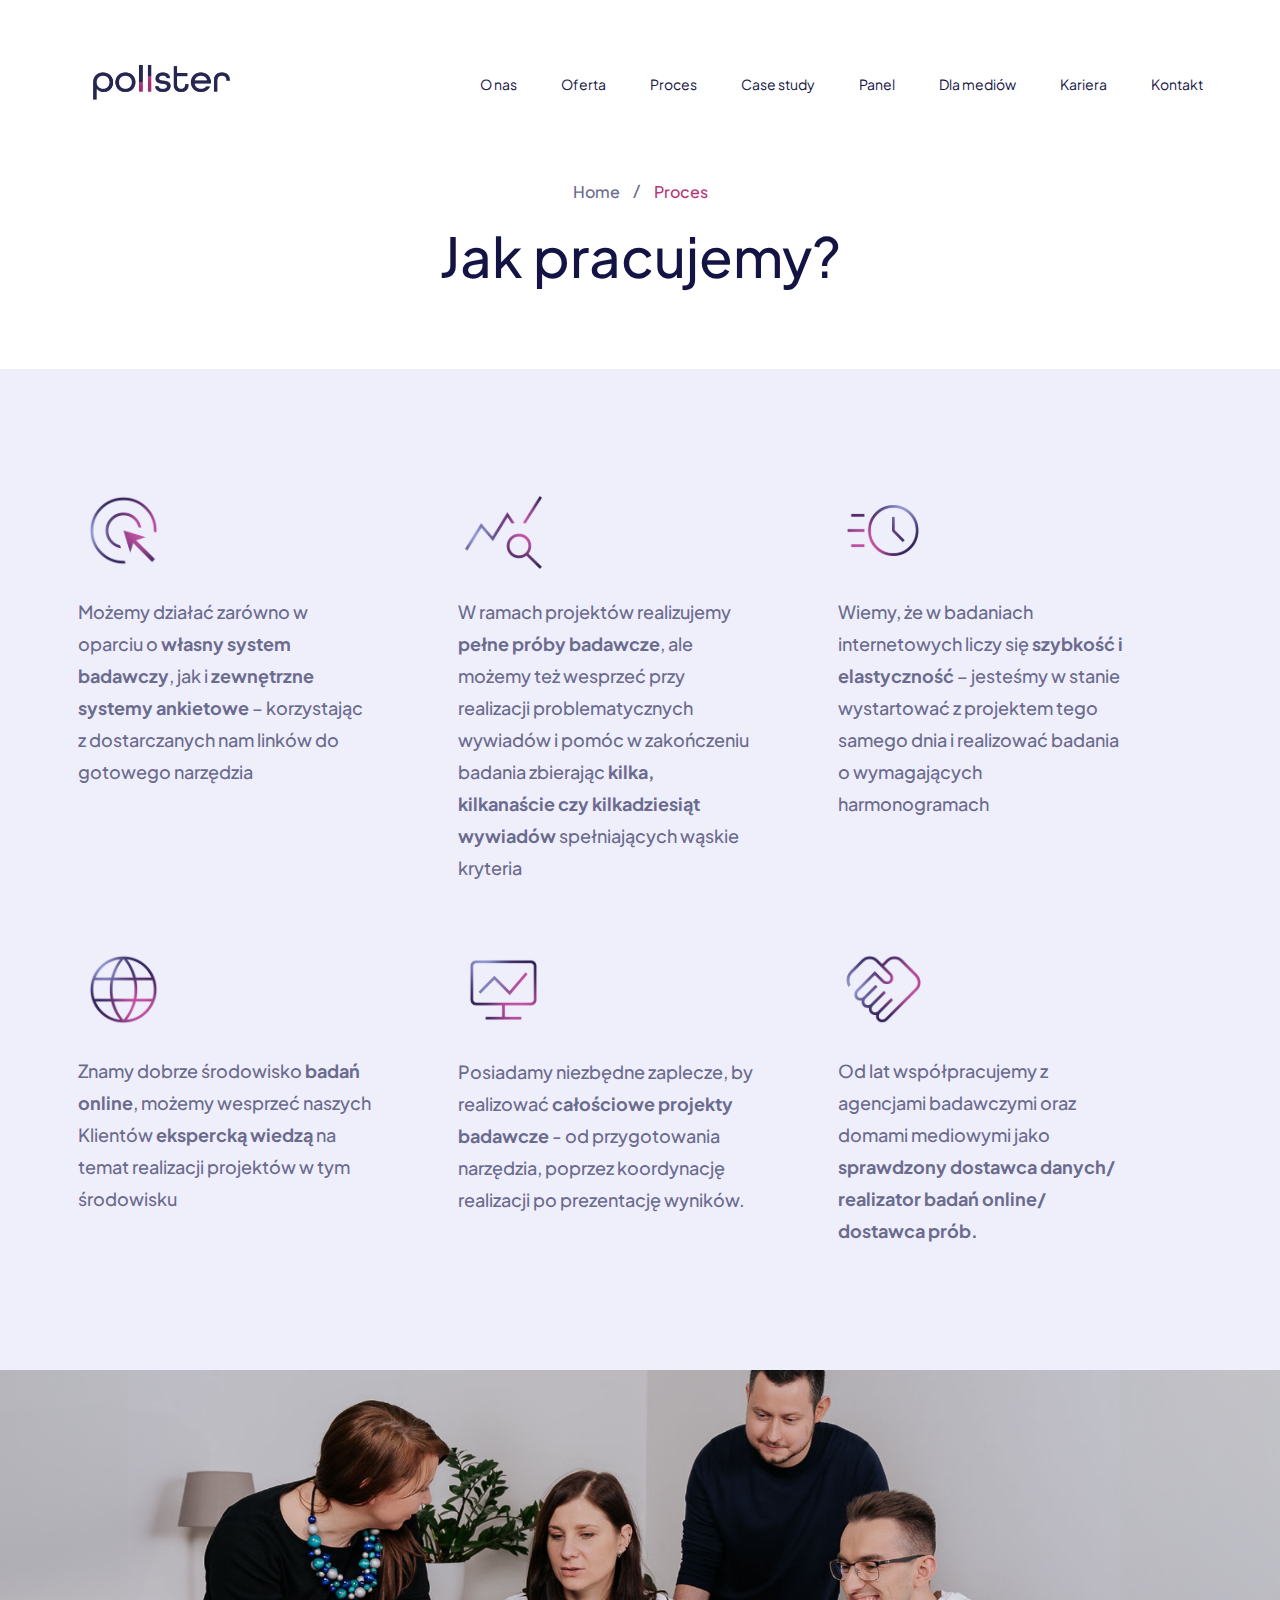
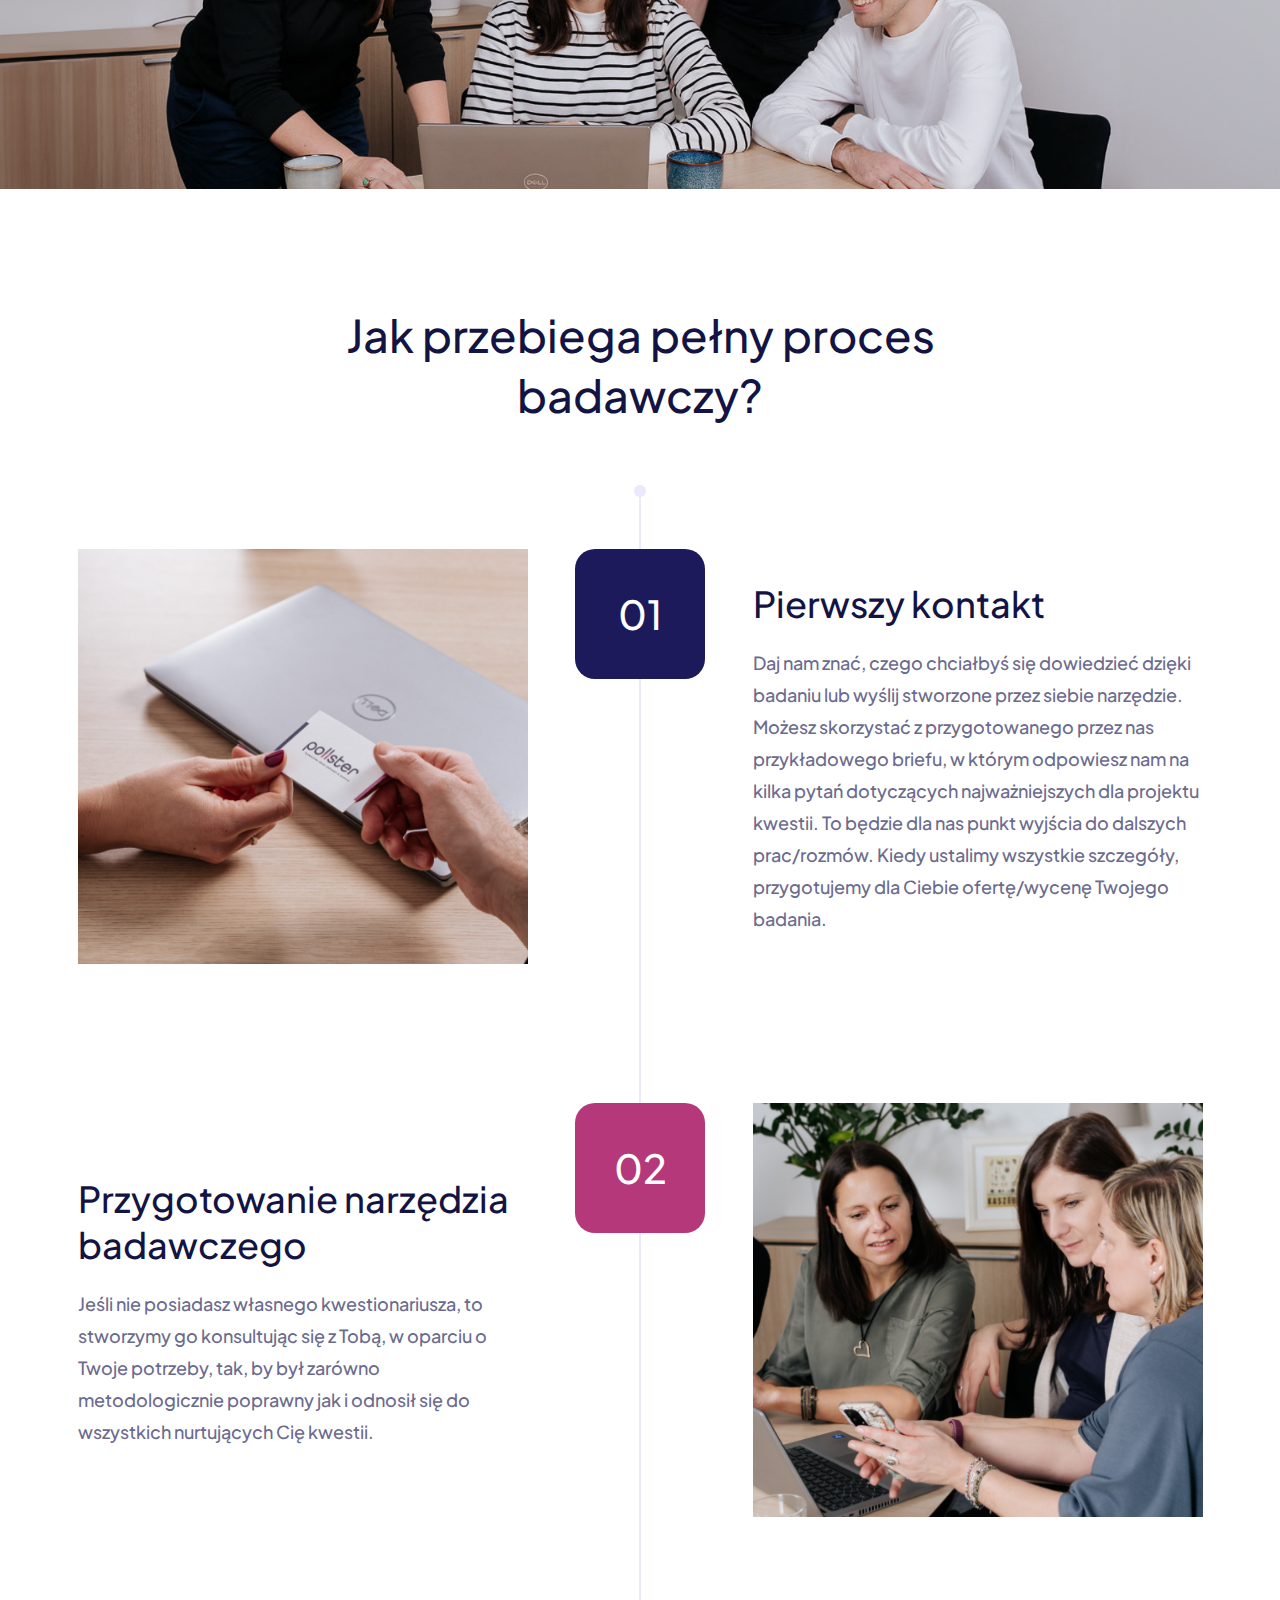
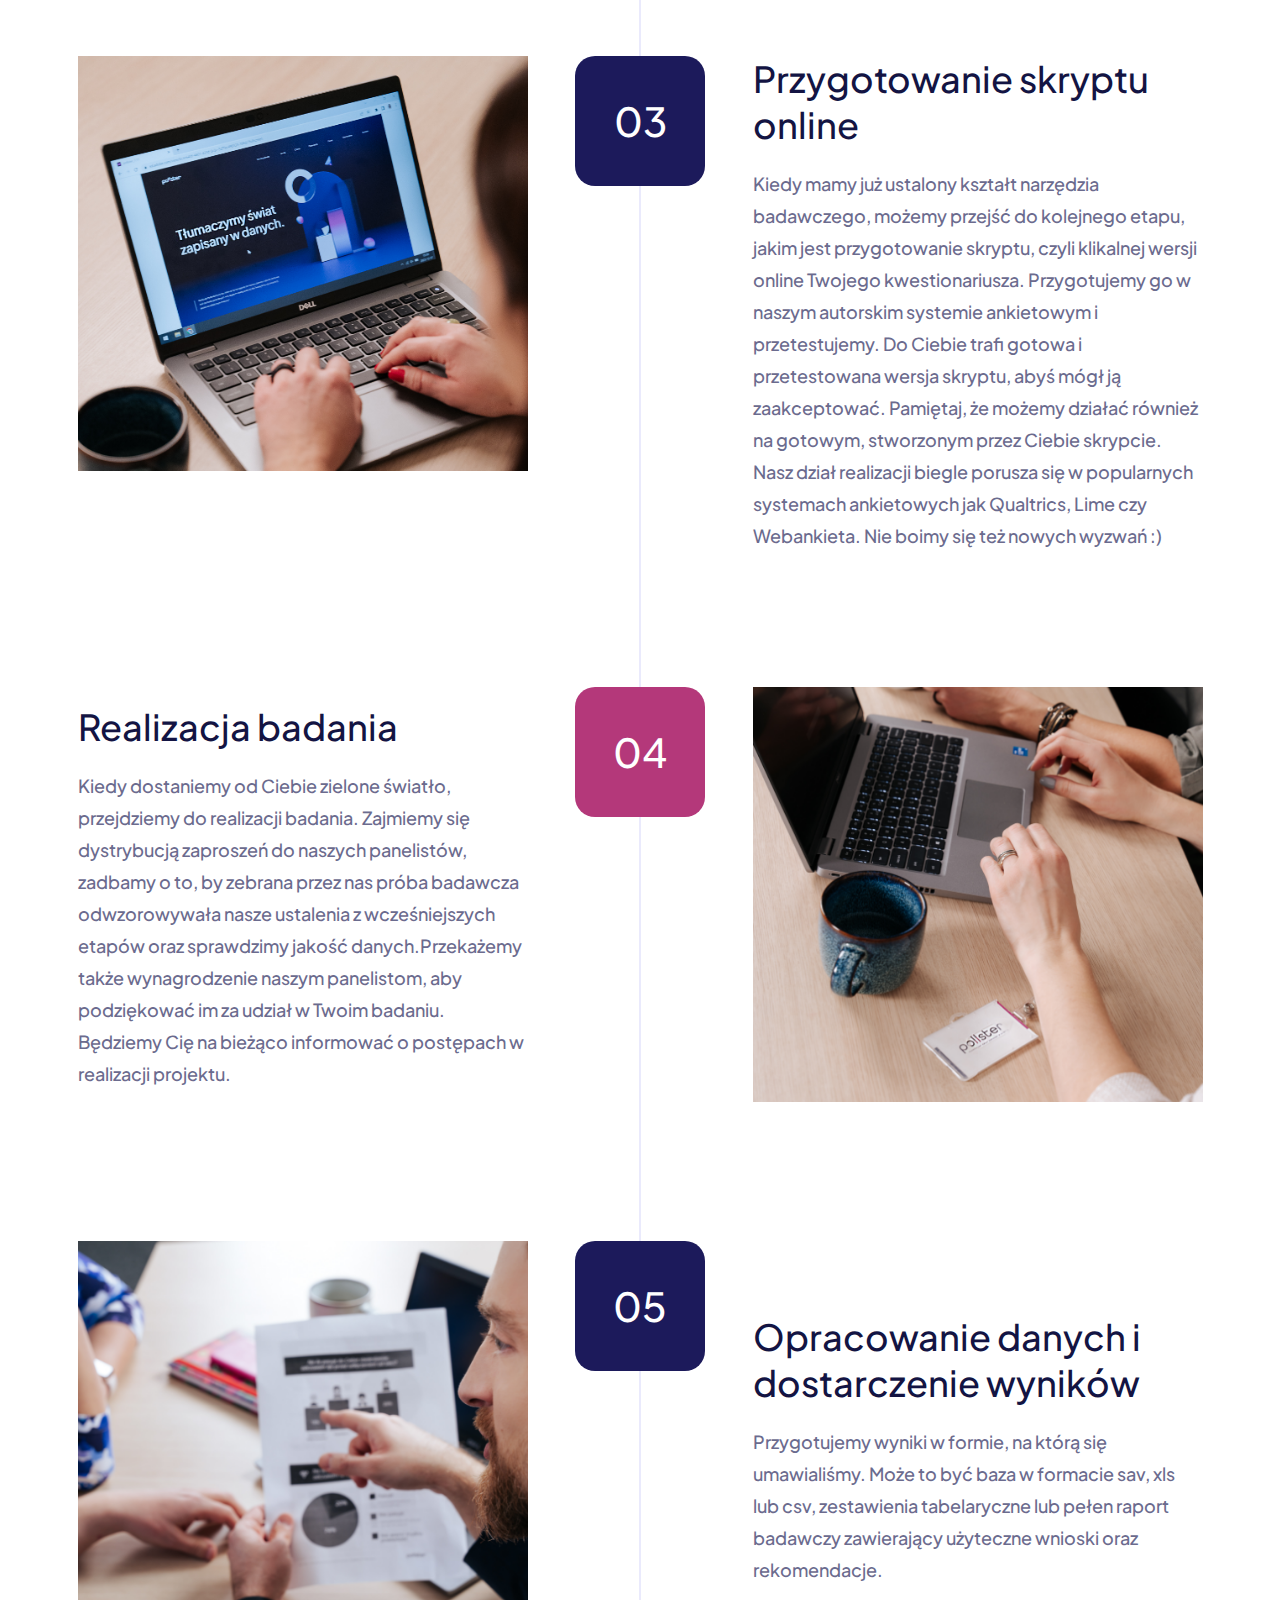
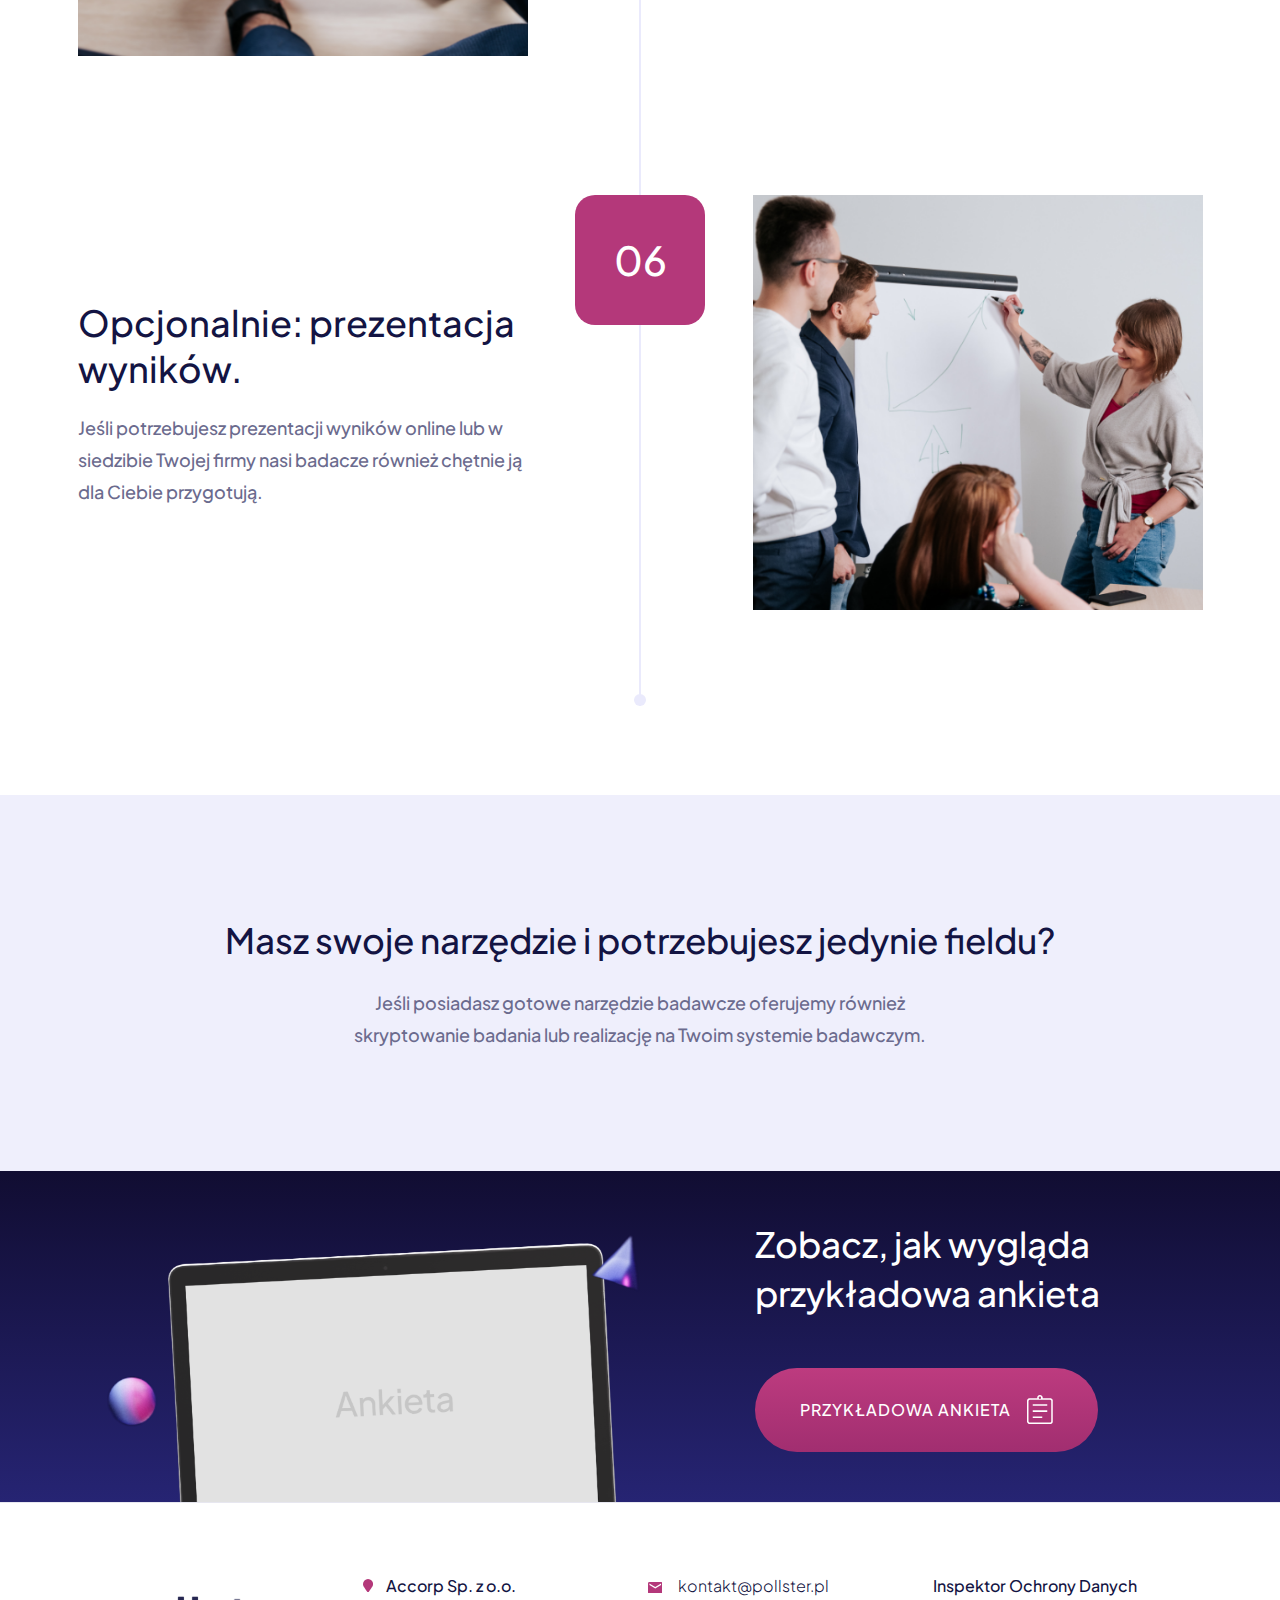
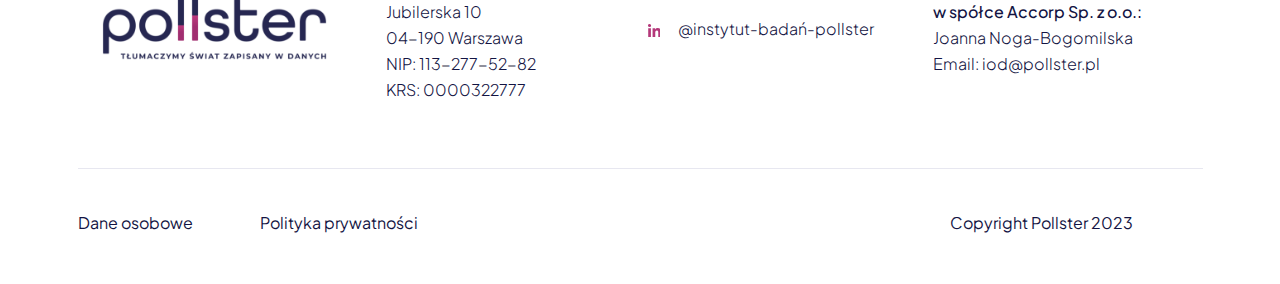
<file: proces.html>
<!DOCTYPE html>
<html lang="en">

<head>
  <meta charset="utf-8">
  <meta http-equiv="X-UA-Compatible" content="IE=edge">
  <meta name="viewport" content="width=device-width, initial-scale=1">
  <title>Process</title>
  <link rel="stylesheet" href="assets/css/bootstrap.min.css">
  <link rel="stylesheet" href="assets/fonts/fontawesome-pro-5.0.6/css/fontawesome-all.min.css">
  <link rel="stylesheet" href="assets/css/style.css">
  <link rel="stylesheet" href="assets/css/responsive.css">
</head>

<body>
  <!-- header area start -->
  <header class="header-section header-transparent">
    <div class="desktop-menu  d-none d-lg-block">
      <div class="container">
        <div class="header-wrapper">
          <a href="index.html" class="header-logo"><img src="assets/images/logo/logo-black.png" alt="logo"></a>
          <div class="main-menu-wrapper">
            <ul class="main-menu">
                <li><a href="kim-jesteśmy.html">O nas</a></li>
                <li><a href="oferta.html">Oferta</a></li>
                <li><a href="proces.html">Proces</a></li>
                <li><a href="case-study.html">Case study</a></li>
                <li><a href="panel.html">Panel</a></li>
                <li><a href="dla-mediów.html">Dla mediów</a></li>
                <li><a href="hr.html">Kariera</a></li>
                <li><a href="kontakt.html">Kontakt</a></li>
            </ul>
          </div>
        </div>
      </div>
    </div>
    <section class="mobile-menu-area d-block d-lg-none">
      <div class="mobile-topbar">
        <div class="container">
          <div class="d-flex justify-content-between align-items-center">
            <div class="logo">
              <a href="index.html"><img src="assets/images/logo/logo-black.png" alt="logo"></a>
            </div>
            <button type="button" class="bars bg-transparent border-0">
              <img src="assets/images/menu-bar.svg" alt="menu bar">
            </button>
          </div>
        </div>
      </div>
      <div class="mobile-menu-overlay"></div>
      <div class="mobile-menu-main">
        <button type="button" class="close-mobile-menu bg-transparent border-0"><img src="assets/images/close-icon-white.svg" alt="menu close"></button>
        <div class="menu-body">
          <div class="menu-list">
            <ul class="list-unstyled d-flex flex-column">
                <li><a href="kim-jesteśmy.html">O nas</a></li>
                <li><a href="oferta.html">Oferta</a></li>
                <li><a href="proces.html">Proces</a></li>
                <li><a href="case-study.html">Case study</a></li>
                <li><a href="panel.html">Panel</a></li>
                <li><a href="dla-mediów.html">Dla mediów</a></li>
                <li><a href="hr.html">Kariera</a></li>
                <li><a href="kontakt.html">Kontakt</a></li>
            </ul>
          </div>
        </div>
      </div>
    </section>
  </header>
  <!-- header area end -->
  <!-- breadcrumb area start -->
  <section class="bread-crumb-area">
    <div class="container">
      <ul class="list-unstyled">
        <li><a href="index.html">Home</a></li>
        <li>Proces</li>
      </ul>
      <div class="text text-center">
        <h1 class="title">Jak pracujemy?</h1>
      </div>
    </div>
  </section>
  <!-- breadcrumb area end -->
  <!-- Jak  area start -->
  <section class="Jak-area">
    <div class="icon-box-main">
      <div class="container">
        <div class="row">
          <div class="col-md-6 col-lg-4">
            <div class="icon-item">
              <div class="icon">
                <img src="assets/images/new-icon/1.svg" alt="icon-box">
              </div>
              <div class="text">
                <p>Możemy działać zarówno w oparciu o <b>własny system badawczy</b>, jak i <b>zewnętrzne systemy
                    ankietowe</b> – korzystając z dostarczanych nam linków do gotowego narzędzia
                </p>
              </div>
            </div>
          </div>
          <div class="col-md-6 col-lg-4">
            <div class="icon-item">
              <div class="icon">
                <img src="assets/images/new-icon/2.svg" alt="icon-box">
              </div>
              <div class="text">
                <p>W ramach projektów realizujemy <b>pełne próby badawcze</b>, ale możemy też wesprzeć przy realizacji
                  problematycznych wywiadów i pomóc w zakończeniu badania zbierając <b>kilka, kilkanaście czy
                    kilkadziesiąt wywiadów</b> spełniających wąskie kryteria
                </p>
              </div>
            </div>
          </div>
          <div class="col-md-6 col-lg-4">
            <div class="icon-item">
              <div class="icon">
                <img src="assets/images/new-icon/3.svg" alt="icon-box">
              </div>
              <div class="text">
                <p>Wiemy, że w badaniach internetowych liczy się <b>szybkość i elastyczność</b> – jesteśmy w stanie
                  wystartować z projektem tego samego dnia i realizować badania o wymagających harmonogramach
                </p>
              </div>
            </div>
          </div>
          <div class="col-md-6 col-lg-4">
            <div class="icon-item">
              <div class="icon">
                <img src="assets/images/new-icon/4.svg" alt="icon-box">
              </div>
              <div class="text">
                <p>Znamy dobrze środowisko <b>badań online</b>, możemy wesprzeć naszych Klientów <b>ekspercką wiedzą</b>
                  na temat realizacji projektów w tym środowisku
                </p>
              </div>
            </div>
          </div>
          <div class="col-md-6 col-lg-4">
            <div class="icon-item">
              <div class="icon">
                <img src="assets/images/new-icon/5.svg" alt="icon-box">
              </div>
              <div class="text">
                <p>Posiadamy niezbędne zaplecze, by realizować <b>całościowe projekty badawcze</b> - od przygotowania
                  narzędzia, poprzez koordynację realizacji po prezentację wyników.
                </p>
              </div>
            </div>
          </div>
          <div class="col-md-6 col-lg-4">
            <div class="icon-item">
              <div class="icon">
                <img src="assets/images/new-icon/6.svg" alt="icon-box">
              </div>
              <div class="text">
                <p>Od lat współpracujemy z agencjami badawczymi oraz domami mediowymi jako <b>sprawdzony dostawca
                    danych/ realizator badań online/ dostawca prób.</b>
                </p>
              </div>
            </div>
          </div>
        </div>
      </div>
    </div>
    <div class="middle-banner">
      <img src="assets/images/img/jsk-middle-banner.png" alt="jsk-middle-banner" class="img-fluid w-100 d-none d-md-block">
      <img src="assets/images/img/jsk-middle-banner-sm.jpg" alt="jsk-middle-banner" class="img-fluid w-100 d-md-none">
    </div>
    <div class="number-of-list-info">
      <div class="container">
        <h3 class="maintitle">Jak przebiega pełny proces <br> badawczy?</h3>
        <div class="row">
          <div class="col-xxl-10 mx-auto">
            <div class="list-info-main">
              <span class="line"></span>
              <div class="info-item">
                <div class="img">
                  <img src="assets/images/img/jsk-list-img-1.png" alt="jsk-list-img" class="img-fluid w-100">
                </div>
                <div class="number">01</div>
                <div class="text">
                  <h4 class="title">Pierwszy kontakt</h4>
                  <p>Daj nam znać, czego chciałbyś się dowiedzieć dzięki badaniu lub wyślij stworzone przez siebie
                    narzędzie. Możesz skorzystać z przygotowanego przez nas przykładowego briefu, w którym odpowiesz nam
                    na
                    kilka pytań dotyczących najważniejszych dla projektu kwestii. To będzie dla nas punkt wyjścia do
                    dalszych prac/rozmów. Kiedy ustalimy wszystkie szczegóły, przygotujemy dla Ciebie ofertę/wycenę
                    Twojego
                    badania.
                  </p>
                </div>
              </div>
              <div class="info-item">
                <div class="img">
                  <img src="assets/images/img/jsk-list-img-2.png" alt="jsk-list-img" class="img-fluid w-100">
                </div>
                <div class="number">02</div>
                <div class="text">
                  <h4 class="title">Przygotowanie narzędzia badawczego</h4>
                  <p>Jeśli nie posiadasz własnego kwestionariusza, to stworzymy go konsultując się z Tobą, w oparciu o
                    Twoje
                    potrzeby, tak, by był zarówno metodologicznie poprawny jak i odnosił się do wszystkich nurtujących
                    Cię
                    kwestii.
                  </p>
                </div>
              </div>
              <div class="info-item">
                <div class="img">
                  <img src="assets/images/img/jsk-list-img-3.png" alt="jsk-list-img" class="img-fluid w-100">
                </div>
                <div class="number">03</div>
                <div class="text">
                  <h4 class="title">Przygotowanie
                    skryptu online
                  </h4>
                  <p>Kiedy mamy już ustalony kształt narzędzia badawczego, możemy przejść do kolejnego etapu, jakim jest
                    przygotowanie skryptu, czyli klikalnej wersji online Twojego kwestionariusza. Przygotujemy go w
                    naszym
                    autorskim systemie ankietowym i przetestujemy. Do Ciebie trafi gotowa i przetestowana wersja
                    skryptu,
                    abyś mógł ją zaakceptować. Pamiętaj, że możemy działać również na gotowym, stworzonym przez Ciebie
                    skrypcie. Nasz dział realizacji biegle porusza się w popularnych systemach ankietowych jak
                    Qualtrics,
                    Lime czy Webankieta. Nie boimy się też nowych wyzwań :)
                  </p>
                </div>
              </div>
              <div class="info-item">
                <div class="img">
                  <img src="assets/images/img/jsk-list-img-4.png" alt="jsk-list-img" class="img-fluid w-100">
                </div>
                <div class="number">04</div>
                <div class="text">
                  <h4 class="title">Realizacja badania
                  </h4>
                  <p>Kiedy dostaniemy od Ciebie zielone światło, przejdziemy do realizacji badania. Zajmiemy się
                    dystrybucją zaproszeń do naszych panelistów, zadbamy o to, by zebrana przez nas próba badawcza
                    odwzorowywała nasze ustalenia z wcześniejszych etapów oraz sprawdzimy jakość danych.Przekażemy także
                    wynagrodzenie naszym panelistom, aby podziękować im za udział w Twoim badaniu. Będziemy Cię na
                    bieżąco informować o postępach w realizacji projektu.
                  </p>
                </div>
              </div>
              <div class="info-item">
                <div class="img">
                  <img src="assets/images/img/jsk-list-img-5.png" alt="jsk-list-img" class="img-fluid w-100">
                </div>
                <div class="number">05</div>
                <div class="text">
                  <h4 class="title">Opracowanie danych i dostarczenie wyników
                  </h4>
                  <p>Przygotujemy wyniki w formie, na którą się umawialiśmy. Może to być baza w formacie sav, xls lub
                    csv, zestawienia tabelaryczne lub pełen raport badawczy zawierający użyteczne wnioski oraz
                    rekomendacje.
                  </p>
                </div>
              </div>
              <div class="info-item">
                <div class="img">
                  <img src="assets/images/img/jsk-list-img-6.png" alt="jsk-list-img" class="img-fluid w-100">
                </div>
                <div class="number">06</div>
                <div class="text">
                  <h4 class="title">Opcjonalnie:
                    prezentacja wyników.
                  </h4>
                  <p>Jeśli potrzebujesz prezentacji wyników online lub w siedzibie Twojej firmy nasi badacze również
                    chętnie ją dla Ciebie przygotują.
                  </p>
                </div>
              </div>
            </div>
          </div>
        </div>
      </div>
    </div>
    <div class="masz-text-area">
      <div class="container">
        <div class="text text-center">
          <h3 class="title">Masz swoje narzędzie <br class="d-block d-md-none"> i potrzebujesz jedynie fieldu?</h3>
          <p class="p-white">Jeśli posiadasz gotowe narzędzie badawcze oferujemy również skryptowanie badania lub realizację na Twoim systemie badawczym.</p>
        </div>
      </div>
    </div>
    <div class="zobacz-banner-area position-relative">
      <img src="assets/images/img/zobacz-banner.png" alt="zobacz-banner" class="img-fluid w-100 zobacz-bg d-none d-md-block">
      <img src="assets/images/img/zobacz-banner-sm.png" alt="zobacz-banner" class="zobacz-bg d-md-none ms-0">
      <div class="container ">
        <div class="text">
          <div class="row">
            <div class="col-lg-5 ms-auto zobacz-area">
              <h4 class="title">Zobacz, jak wygląda przykładowa ankieta </h4>
              <a href="#" class="dn-btn d-inline-flex align-items-center">PRZYKŁADOWA ANKIETA 
                <img src="assets/images/icons/zb-icon.png" alt="dn" class="m-0 d-none d-md-block">
                <img src="assets/images/icons/dn.png" alt="dn" class="m-0 d-md-none">
             </a>
            </div>
          </div>
        </div>
      </div>
    </div>
  </section>
  <!-- Jak  area end -->
  <!-- footer area start -->
  <footer class="footer-area">
    <div class="container">
      <div class="row g-4">
        <div class="col-lg-3 col-md-6">
          <div class="footer-widget">
            <a href="#"><img src="assets/images/logo/footer-logo.png" alt="footer-logo"></a>
          </div>
        </div>
        <div class="col-lg-3 col-md-6">
          <div class="footer-widget d-flex flex-column flex-md-row">
              <div class="icon">
                <svg xmlns="http://www.w3.org/2000/svg" width="10.095" height="13.46" viewBox="0 0 10.095 13.46">
                  <path id="Icon_awesome-map-marker" data-name="Icon awesome-map-marker"
                    d="M4.529,13.189C.709,7.651,0,7.083,0,5.048a5.048,5.048,0,0,1,10.1,0c0,2.035-.709,2.6-4.529,8.141a.631.631,0,0,1-1.038,0Z"
                    fill="#b4387a" />
                </svg>
              </div>
              <p>Accorp Sp. z o.o. <br>
                <span>
                  Jubilerska 10 <br>
                  04-190 Warszawa <br>
                  NIP: 113-277-52-82 <br>
                  KRS: 0000322777
                </span></p>
          </div>
        </div>
        <div class="col-lg-3 col-md-6">
          <div class="footer-widget mail_">
            <ul>
              <li>
                <div class="icon">
                  <svg xmlns="http://www.w3.org/2000/svg" width="14.512" height="11.61" viewBox="0 0 14.512 11.61">
                    <path id="Icon_material-email" data-name="Icon material-email"
                      d="M16.061,6H4.451A1.449,1.449,0,0,0,3.007,7.451L3,16.159A1.455,1.455,0,0,0,4.451,17.61h11.61a1.455,1.455,0,0,0,1.451-1.451V7.451A1.455,1.455,0,0,0,16.061,6Zm0,2.9-5.8,3.628L4.451,8.9V7.451l5.8,3.628,5.8-3.628Z"
                      transform="translate(-3 -6)" fill="#b4387a" />
                  </svg>
                </div>
                <div class="text">
                  <p><span><a href="mailto:kontakt@pollster.pl">kontakt@pollster.pl</a></span></p>
                </div>
              </li>
              <li>
                <div class="icon">
                  <svg xmlns="http://www.w3.org/2000/svg" width="12.958" height="12.958" viewBox="0 0 12.958 12.958">
                    <path id="Icon_awesome-linkedin-in" data-name="Icon awesome-linkedin-in"
                      d="M2.9,12.958H.214V4.307H2.9ZM1.556,3.127A1.563,1.563,0,1,1,3.112,1.557,1.569,1.569,0,0,1,1.556,3.127Zm11.4,9.831H10.274V8.747c0-1-.02-2.291-1.4-2.291-1.4,0-1.611,1.09-1.611,2.218v4.284H4.583V4.307H7.16v1.18H7.2a2.823,2.823,0,0,1,2.542-1.4c2.719,0,3.219,1.79,3.219,4.116v4.752Z"
                      transform="translate(0 -0.001)" fill="#b4387a" />
                  </svg>
                </div>
                <div class="text">
                  <p><span>@instytut-badań-pollster</span></p>
                </div>
              </li>
            </ul>
          </div>
        </div>
        <div class="col-lg-3 col-md-6">
          <div class="footer-widget">
            <p>Inspektor Ochrony Danych <br>
              w spółce Accorp Sp. z o.o.: <br>
              <span>Joanna Noga-Bogomilska <br>
                Email: <a href="mailto:iod@pollster.pl">iod@pollster.pl</a></span></p>
          </div>
        </div>
      </div>
      <div class="footer-btm">
        <div class="row">
          <div class="col-lg-6 col-md-7">
            <div class="text">
              <a href="#">Dane osobowe</a>
              <a href="#">Polityka prywatności</a>
            </div>
          </div>
          <div class="col-lg-6 col-md-5">
            <div class="text text-end">
              <p>Copyright Pollster 2023 </p>
            </div>
          </div>
        </div>
      </div>
    </div>
  </footer>
  <!-- footer area end -->

  <!-- scroll top area start -->
  <button class="scroll-to-top">
    <i class="fas fa-angle-up"></i>
  </button>
  <!-- scroll top area end -->

  <script src="assets/js/bootstrap.bundle.min.js"></script>
  <script src="assets/js/theme.js"></script>
</body>

</html>
</file>
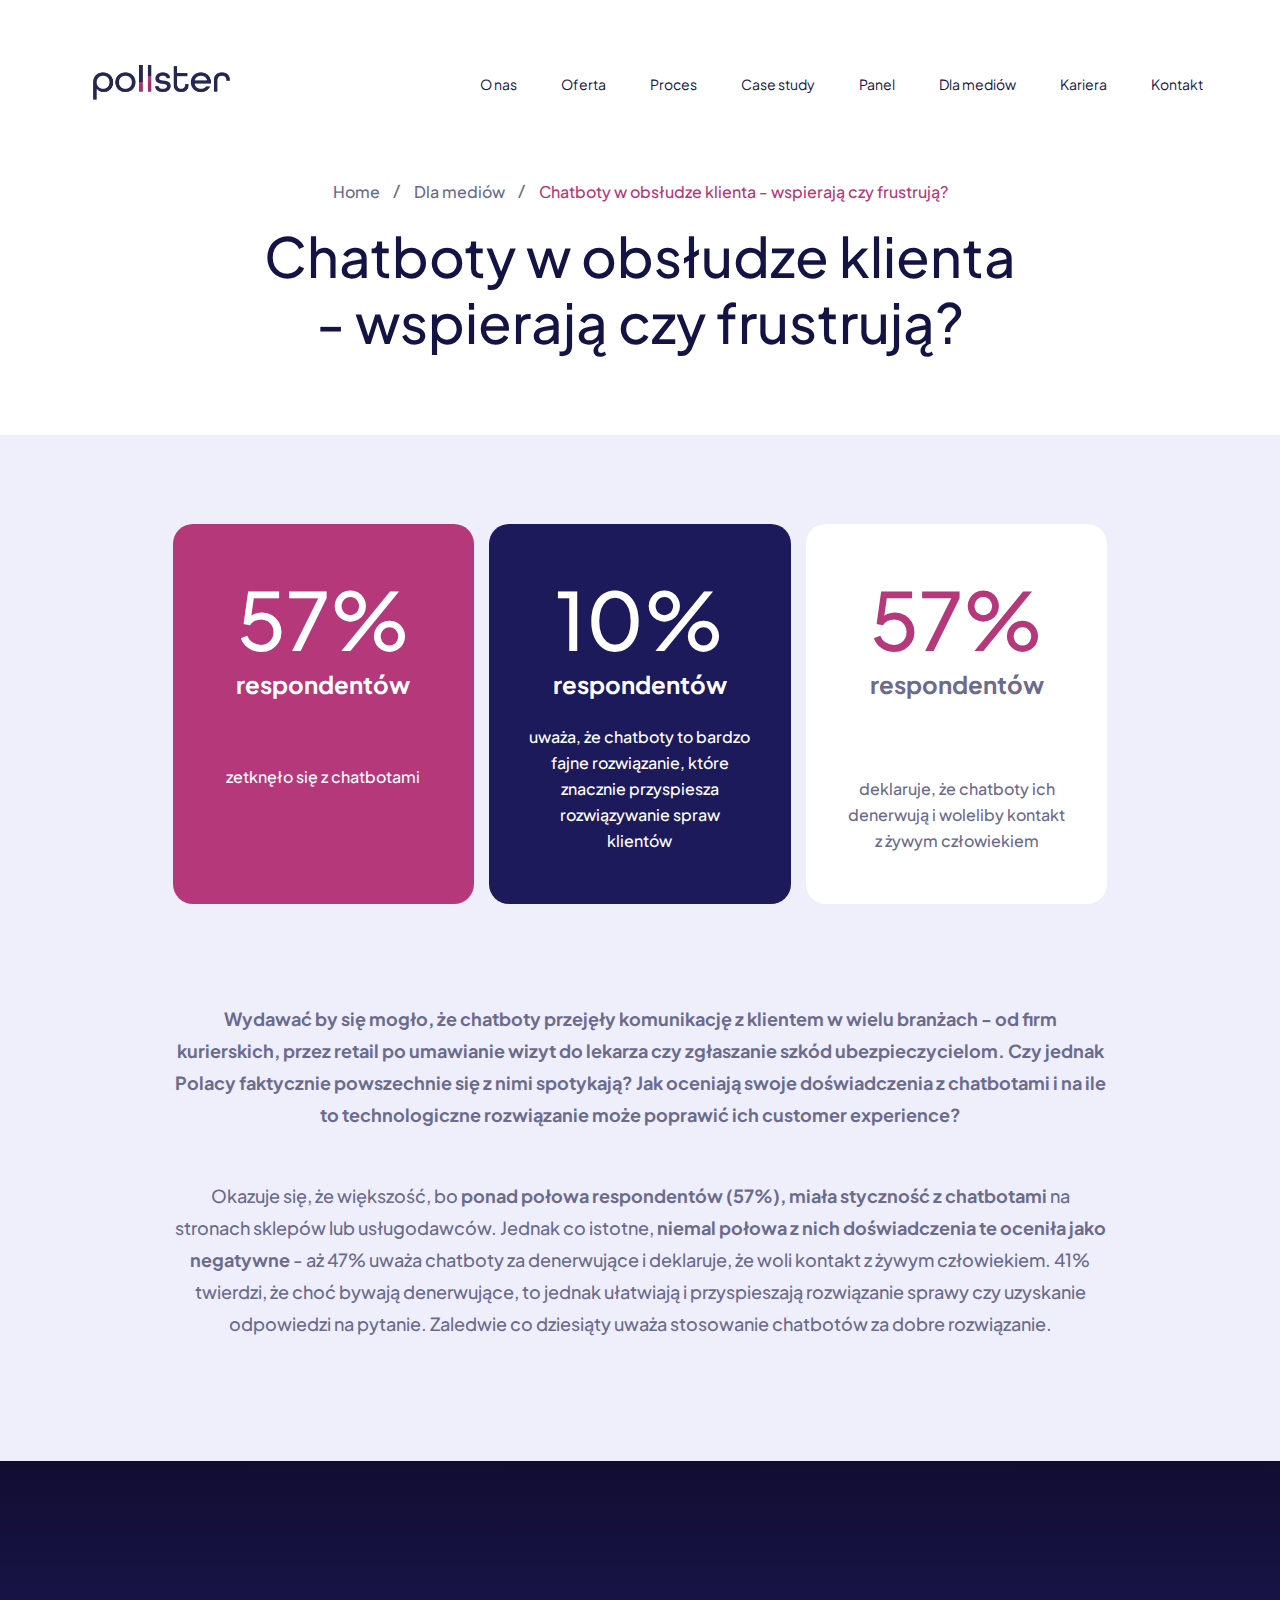
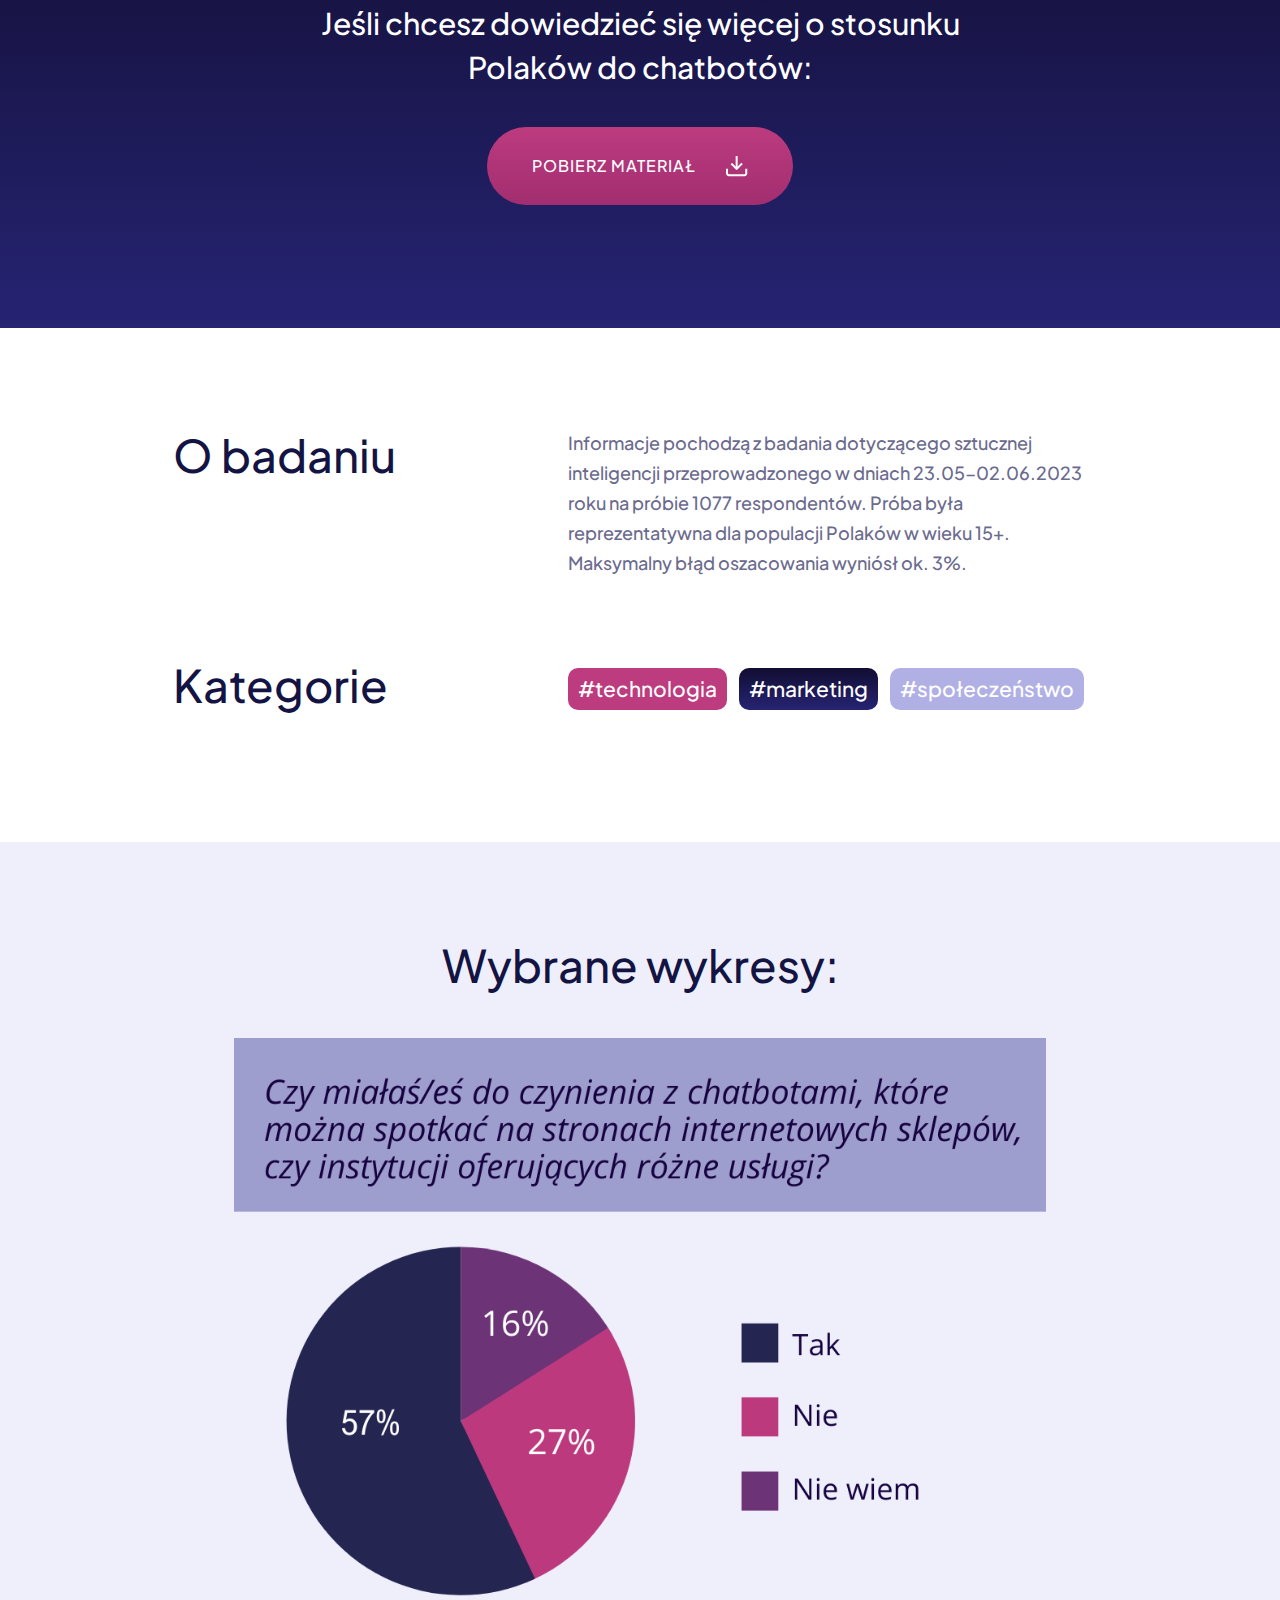
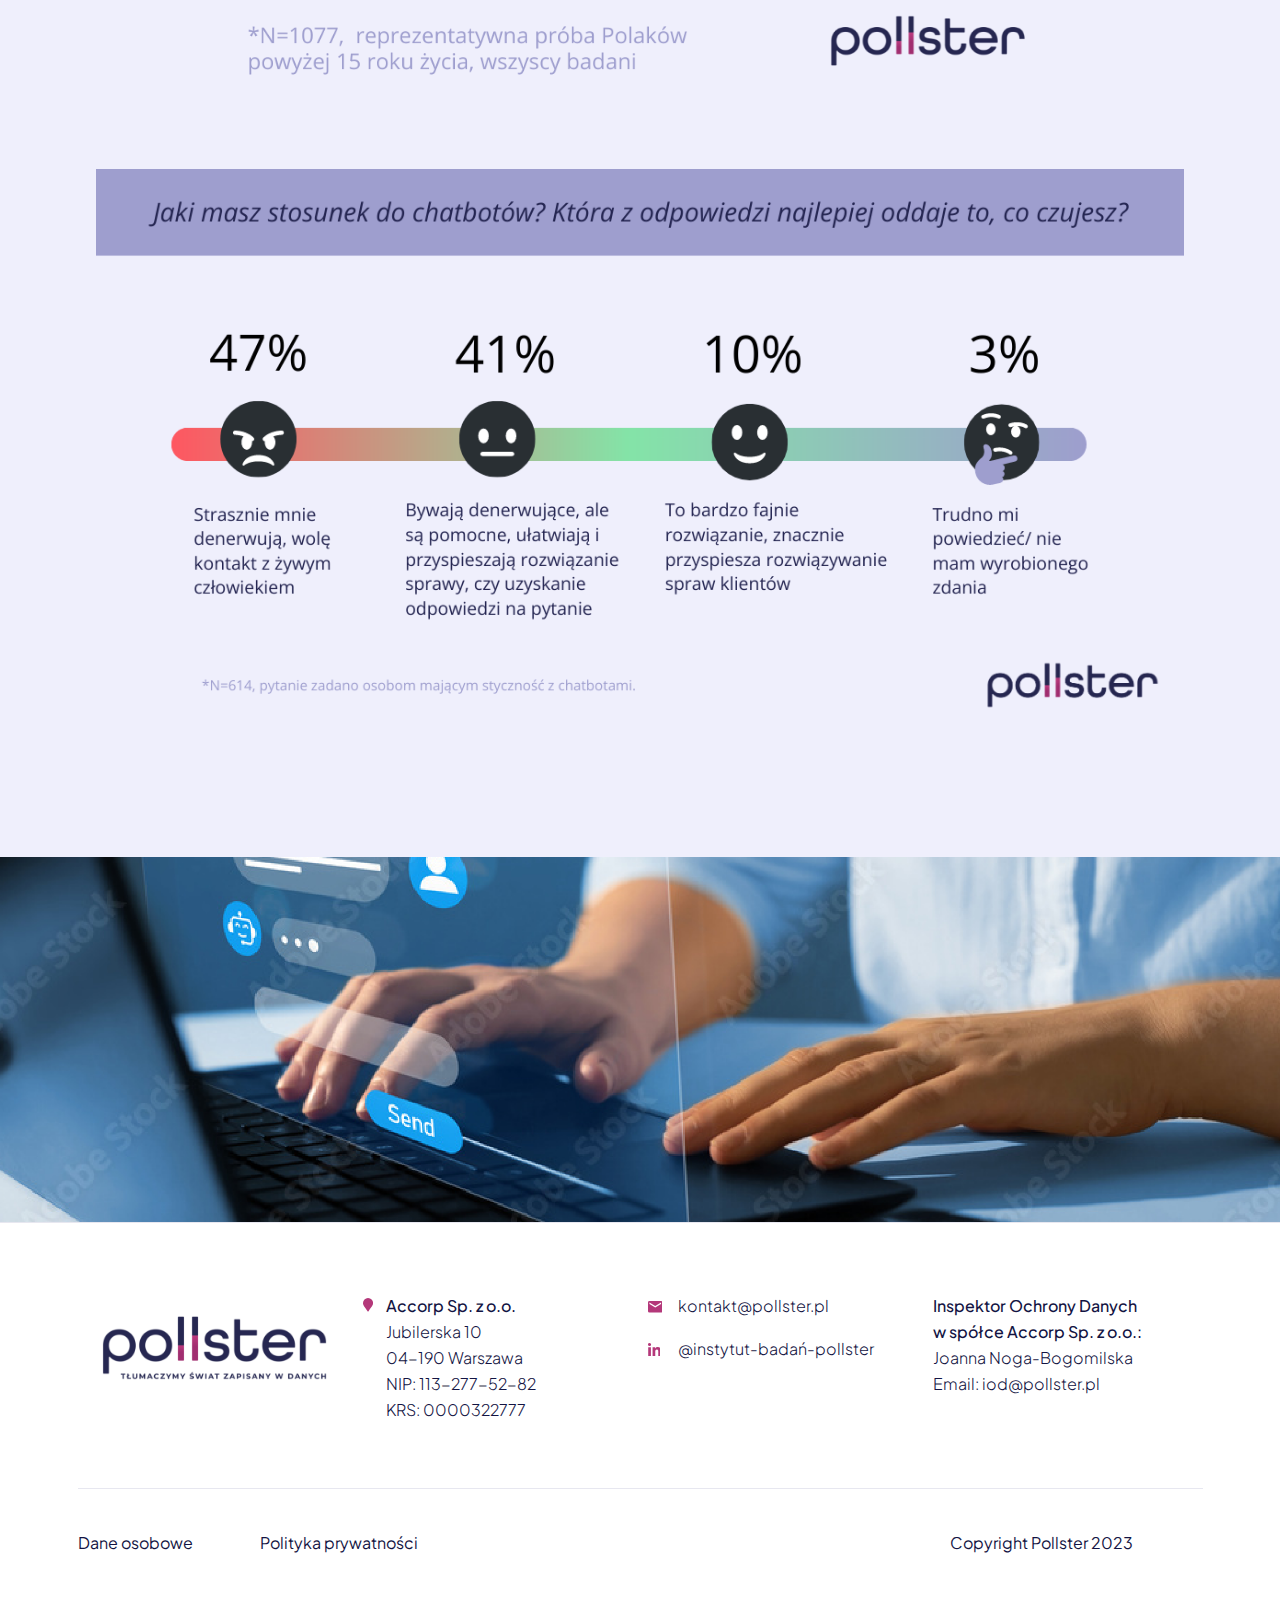
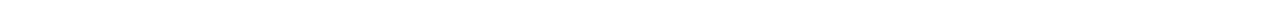
<file: Realizacja-Dla-mediów.html>
<!DOCTYPE html>
<html lang="en">

<head>
  <meta charset="utf-8">
  <meta http-equiv="X-UA-Compatible" content="IE=edge">
  <meta name="viewport" content="width=device-width, initial-scale=1">
  <title>Realizacja - Dla mediów</title>
  <link rel="stylesheet" href="assets/css/bootstrap.min.css">
  <link rel="stylesheet" href="assets/fonts/fontawesome-pro-5.0.6/css/fontawesome-all.min.css">
  <link rel="stylesheet" href="assets/css/style.css">
  <link rel="stylesheet" href="assets/css/responsive.css">
</head>

<body>
  <!-- header area start -->
  <header class="header-section header-transparent">
    <div class="desktop-menu  d-none d-lg-block">
      <div class="container">
        <div class="header-wrapper">
          <a href="index.html" class="header-logo"><img src="assets/images/logo/logo-black.png" alt="logo"></a>
          <div class="main-menu-wrapper">
            <ul class="main-menu">
                <li><a href="kim-jesteśmy.html">O nas</a></li>
                <li><a href="oferta.html">Oferta</a></li>
                <li><a href="proces.html">Proces</a></li>
                <li><a href="case-study.html">Case study</a></li>
                <li><a href="panel.html">Panel</a></li>
                <li><a href="dla-mediów.html">Dla mediów</a></li>
                <li><a href="hr.html">Kariera</a></li>
                <li><a href="kontakt.html">Kontakt</a></li>
            </ul>
          </div>
        </div>
      </div>
    </div>
    <section class="mobile-menu-area d-block d-lg-none">
      <div class="mobile-topbar">
        <div class="container">
          <div class="d-flex justify-content-between align-items-center">
            <div class="logo">
              <a href="index.html"><img src="assets/images/logo/logo-black.png" alt="logo"></a>
            </div>
            <button type="button" class="bars bg-transparent border-0">
              <img src="assets/images/menu-bar.svg" alt="menu bar">
            </button>
          </div>
        </div>
      </div>
      <div class="mobile-menu-overlay"></div>
      <div class="mobile-menu-main">
        <button type="button" class="close-mobile-menu bg-transparent border-0"><img src="assets/images/close-icon-white.svg" alt="menu close"></button>
        <div class="menu-body">
          <div class="menu-list">
            <ul class="list-unstyled d-flex flex-column">
                <li><a href="kim-jesteśmy.html">O nas</a></li>
                <li><a href="oferta.html">Oferta</a></li>
                <li><a href="proces.html">Proces</a></li>
                <li><a href="case-study.html">Case study</a></li>
                <li><a href="panel.html">Panel</a></li>
                <li><a href="dla-mediów.html">Dla mediów</a></li>
                <li><a href="hr.html">Kariera</a></li>
                <li><a href="kontakt.html">Kontakt</a></li>
            </ul>
          </div>
        </div>
      </div>
    </section>
  </header>
  <!-- header area end -->
  <!-- breadcrumb area start -->
  <section class="bread-crumb-area">
    <div class="container">
      <ul class="list-unstyled">
        <li><a href="index.html">Home</a></li>
        <li><a href="#">Dla mediów</a></li>
        <li>Chatboty w obsłudze klienta<span class="d-md-none">...</span> <span class="d-none d-md-inline-block">- wspierają czy frustrują?</span></li>
      </ul>
      <div class="text text-center">
        <h1 class="title">Chatboty w obsłudze klienta <br>
          - wspierają czy frustrują?</h1>
      </div>
    </div>
  </section>
  <!-- breadcrumb area end -->
  <!-- Realizacja area start -->
  <section class="realizacja">
    <div class="top-list-info-details">
      <div class="container">
        <div class="row">
          <div class="col-lg-10 col-xxl-9 mx-auto">
            <div class="row">
              <div class="col-md-4 item-label">
                <div class="item">
                  <h4 class="number">57%</h4>
                  <h3 class="title">respondentów</h3>
                  <p>zetknęło się z chatbotami</p>
                </div>
              </div>
              <div class="col-md-4 item-label">
                <div class="item">
                  <h4 class="number">10%</h4>
                  <h3 class="title">respondentów</h3>
                  <p>uważa, że chatboty to bardzo
                    fajne rozwiązanie, które znacznie
                    przyspiesza rozwiązywanie spraw
                    klientów</p>
                </div>
              </div>
              <div class="col-md-4 item-label">
                <div class="item">
                  <h4 class="number">57%</h4>
                  <h3 class="title">respondentów</h3>
                  <p>deklaruje, że chatboty ich
                    denerwują i woleliby kontakt z
                    żywym człowiekiem</p>
                </div>
              </div>
            </div>
            <div class="description">
              <h4>Wydawać by się mogło, że chatboty przejęły komunikację z klientem w wielu branżach - od firm
                kurierskich, przez retail po umawianie wizyt do lekarza czy zgłaszanie szkód ubezpieczycielom. Czy
                jednak Polacy faktycznie powszechnie się z nimi spotykają? Jak oceniają swoje doświadczenia z chatbotami
                i na ile to technologiczne rozwiązanie może poprawić ich customer experience?
              </h4>
              <p>Okazuje się, że większość, bo <b>ponad połowa respondentów (57%), miała styczność z chatbotami</b> na
                stronach sklepów lub usługodawców. Jednak co istotne, <b>niemal połowa z nich doświadczenia te oceniła
                  jako negatywne</b> - aż 47% uważa chatboty za denerwujące i deklaruje, że woli kontakt z żywym
                człowiekiem. 41% twierdzi, że choć bywają denerwujące, to jednak ułatwiają i przyspieszają rozwiązanie
                sprawy czy uzyskanie odpowiedzi na pytanie. Zaledwie co dziesiąty uważa stosowanie chatbotów za dobre
                rozwiązanie.</p>
            </div>
          </div>
        </div>
      </div>
    </div>
    <div class="download-banner">
      <div class="container">
        <div class="text text-center">
          <h4 class="title">Jeśli chcesz dowiedzieć się więcej o stosunku
            Polaków do chatbotów: </h4>
          <a href="#" class="dn-btn d-inline-flex align-items-center">POBIERZ MATERIAŁ <img src="assets/images/icons/dn.png" alt="dn"></a>
        </div>
      </div>
    </div>
    <div class="middle-list-details">
      <div class="container">
        <div class="row">
          <div class="col-lg-10 mx-auto">
            <div class="info-list">
              <div class="row">
                <div class="col-lg-4">
                  <h4 class="title">O badaniu</h4>
                </div>
                <div class="col-lg-7 ms-auto">
                  <p>Informacje pochodzą z badania dotyczącego sztucznej inteligencji przeprowadzonego w dniach
                    23.05-02.06.2023 roku na próbie 1077 respondentów. Próba była reprezentatywna dla populacji Polaków
                    w wieku 15+. Maksymalny błąd oszacowania wyniósł ok. 3%.
                  </p>
                </div>
              </div>
            </div>
            <div class="info-list">
              <div class="row">
                <div class="col-lg-4">
                  <h4 class="title">Kategorie</h4>
                </div>
                <div class="col-lg-7 ms-auto">
                  <div class="btns">
                    <button class="tags fw-medium d-inline-block text-white me-3 px-3 py-2 border-0">#technologia</button>
                    <button class="tags fw-medium d-inline-block text-white me-3 px-3 py-2 border-0">#marketing</button>
                    <button class="tags mt-3 fw-medium d-inline-block text-white me-3 px-3 py-2 border-0">#społeczeństwo</button>
                  </div>
                </div>
              </div>
            </div>
          </div>
        </div>
      </div>
    </div>
    <div class="middle-image-area">
      <div class="container">
        <h4 class="title">Wybrane wykresy:</h4>
        <div class="images text-center">
          <img src="assets/images/img/wybrane-1.png" class="img1" alt="wybrane">
          <img src="assets/images/img/wybrane-2.png" class="img2" alt="wybrane">
        </div>
      </div>
    </div>
    <div class="btm-banner-area">
      <img src="assets/images/img/realizacja.png" alt="realizacja" class="img w-100 d-none d-md-block">
      <img src="assets/images/img/realizacja-sm.jpg" alt="realizacja" class="img w-100 d-md-none">
    </div>
  </section>
  <!-- Realizacja area end -->
  <!-- footer area start -->
  <footer class="footer-area">
    <div class="container">
      <div class="row g-4">
        <div class="col-lg-3 col-md-6">
          <div class="footer-widget">
            <a href="#"><img src="assets/images/logo/footer-logo.png" alt="footer-logo"></a>
          </div>
        </div>
        <div class="col-lg-3 col-md-6">
          <div class="footer-widget d-flex flex-column flex-md-row">
              <div class="icon">
                <svg xmlns="http://www.w3.org/2000/svg" width="10.095" height="13.46" viewBox="0 0 10.095 13.46">
                  <path id="Icon_awesome-map-marker" data-name="Icon awesome-map-marker"
                    d="M4.529,13.189C.709,7.651,0,7.083,0,5.048a5.048,5.048,0,0,1,10.1,0c0,2.035-.709,2.6-4.529,8.141a.631.631,0,0,1-1.038,0Z"
                    fill="#b4387a" />
                </svg>
              </div>
              <p>Accorp Sp. z o.o. <br>
                <span>
                  Jubilerska 10 <br>
                  04-190 Warszawa <br>
                  NIP: 113-277-52-82 <br>
                  KRS: 0000322777
                </span></p>
          </div>
        </div>
        <div class="col-lg-3 col-md-6">
          <div class="footer-widget mail_">
            <ul>
              <li>
                <div class="icon">
                  <svg xmlns="http://www.w3.org/2000/svg" width="14.512" height="11.61" viewBox="0 0 14.512 11.61">
                    <path id="Icon_material-email" data-name="Icon material-email"
                      d="M16.061,6H4.451A1.449,1.449,0,0,0,3.007,7.451L3,16.159A1.455,1.455,0,0,0,4.451,17.61h11.61a1.455,1.455,0,0,0,1.451-1.451V7.451A1.455,1.455,0,0,0,16.061,6Zm0,2.9-5.8,3.628L4.451,8.9V7.451l5.8,3.628,5.8-3.628Z"
                      transform="translate(-3 -6)" fill="#b4387a" />
                  </svg>
                </div>
                <div class="text">
                  <p><span><a href="mailto:kontakt@pollster.pl">kontakt@pollster.pl</a></span></p>
                </div>
              </li>
              <li>
                <div class="icon">
                  <svg xmlns="http://www.w3.org/2000/svg" width="12.958" height="12.958" viewBox="0 0 12.958 12.958">
                    <path id="Icon_awesome-linkedin-in" data-name="Icon awesome-linkedin-in"
                      d="M2.9,12.958H.214V4.307H2.9ZM1.556,3.127A1.563,1.563,0,1,1,3.112,1.557,1.569,1.569,0,0,1,1.556,3.127Zm11.4,9.831H10.274V8.747c0-1-.02-2.291-1.4-2.291-1.4,0-1.611,1.09-1.611,2.218v4.284H4.583V4.307H7.16v1.18H7.2a2.823,2.823,0,0,1,2.542-1.4c2.719,0,3.219,1.79,3.219,4.116v4.752Z"
                      transform="translate(0 -0.001)" fill="#b4387a" />
                  </svg>
                </div>
                <div class="text">
                  <p><span>@instytut-badań-pollster</span></p>
                </div>
              </li>
            </ul>
          </div>
        </div>
        <div class="col-lg-3 col-md-6">
          <div class="footer-widget">
            <p>Inspektor Ochrony Danych <br>
              w spółce Accorp Sp. z o.o.: <br>
              <span>Joanna Noga-Bogomilska <br>
                Email: <a href="mailto:iod@pollster.pl">iod@pollster.pl</a></span></p>
          </div>
        </div>
      </div>
      <div class="footer-btm">
        <div class="row">
          <div class="col-lg-6 col-md-7">
            <div class="text">
              <a href="#">Dane osobowe</a>
              <a href="#">Polityka prywatności</a>
            </div>
          </div>
          <div class="col-lg-6 col-md-5">
            <div class="text text-end">
              <p>Copyright Pollster 2023 </p>
            </div>
          </div>
        </div>
      </div>
    </div>
  </footer>
  <!-- footer area end -->

  <!-- scroll top area start -->
  <button class="scroll-to-top">
    <i class="fas fa-angle-up"></i>
  </button>
  <!-- scroll top area end -->

  <script src="assets/js/bootstrap.bundle.min.js"></script>
  <script src="assets/js/theme.js"></script>
</body>

</html>
</file>
<file: assets/css/style.css>
/* ------------------------------------------------------  
This file contains the styling for the actual theme, this
is the file you need to edit to change the look of the
theme.
------------------------------------------------------- */
@import url("https://fonts.googleapis.com/css2?family=Plus+Jakarta+Sans:ital,wght@0,200..800;1,200..800&display=swap");
/*----------------------------------------------------*/
html, body, div, span, applet, object, iframe, h1, h2, h3, h4, h5, h6, p, blockquote, pre, a, abbr, acronym, address, big, cite, code, del, dfn, em, img, ins, kbd, q, s, samp, small, strike, strong, sub, sup, tt, var, b, u, i, center, dl, dt, dd, ol, ul, li, fieldset, form, label, legend, table, caption, tbody, tfoot, thead, tr, th, td, article, aside, canvas, details, embed, figure, figcaption, footer, header, hgroup, menu, nav, output, ruby, section, summary, time, mark, audio, video {
  margin: 0;
  padding: 0;
  border: 0;
  outline: 0;
  vertical-align: baseline;
}

html {
  font-size: 62.5%;
  scroll-behavior: smooth;
}

.card {
  border: none;
  background-color: unset;
}
.card .card-body {
  padding: 0;
}

section {
  display: block;
  overflow: hidden;
}

/*animation css start*/
@keyframes clippath {
  0%, 100% {
    -webkit-clip-path: inset(0 0 98% 0);
    clip-path: inset(0 0 98% 0);
  }
  25% {
    -webkit-clip-path: inset(0 98% 0 0);
    clip-path: inset(0 98% 0 0);
  }
  50% {
    -webkit-clip-path: inset(98% 0 0 0);
    clip-path: inset(98% 0 0 0);
  }
  75% {
    -webkit-clip-path: inset(0 0 0 98%);
    clip-path: inset(0 0 0 98%);
  }
}
@keyframes bounchAnimation {
  0%, 100% {
    transform: translateY(0px);
  }
  25% {
    transform: translateY(10px);
  }
  50% {
    transform: translateY(15px);
  }
  75% {
    transform: translateY(20px);
  }
}
/*animation css end*/
/* preloader css start */
#preloader {
  position: fixed;
  top: 0;
  left: 0;
  width: 100%;
  height: 100%;
  background-color: #222;
  z-index: 99;
}

#loader {
  display: block;
  position: relative;
  left: 50%;
  top: 50%;
  width: 150px;
  height: 150px;
  margin: -75px 0 0 -75px;
  border-radius: 50%;
  border: 3px solid transparent;
  border-top-color: #9370DB;
  animation: spin 2s linear infinite;
}

#loader:before {
  content: "";
  position: absolute;
  top: 5px;
  left: 5px;
  right: 5px;
  bottom: 5px;
  border-radius: 50%;
  border: 3px solid transparent;
  border-top-color: #BA55D3;
  animation: spin 3s linear infinite;
}

#loader:after {
  content: "";
  position: absolute;
  top: 15px;
  left: 15px;
  right: 15px;
  bottom: 15px;
  border-radius: 50%;
  border: 3px solid transparent;
  border-top-color: #FF00FF;
  animation: spin 1.5s linear infinite;
}
@keyframes spin {
  0% {
    transform: rotate(0deg);
  }
  100% {
    transform: rotate(360deg);
  }
}
/* preloader css start */
/*----------------------------------------------------*/
/*Prefix Styles*/
body {
  font-family: "Plus Jakarta Sans", sans-serif;
  /*Section Fix*/
  /*Ancore*/
}
body ul li {
  list-style: none;
}
body ul li a {
  text-decoration: none;
}
body section.row, body header.row, body footer.row {
  margin: 0;
}
body #success {
  display: none;
}
body #error {
  display: none;
}
body iframe {
  border: none;
}
body i:before {
  margin-left: 0px !important;
}
body a, body .btn, body button {
  outline: none;
  text-decoration: none;
}
body a:focus, body a:hover, body .btn:focus, body .btn:hover, body button:focus, body button:hover {
  outline: none;
  text-decoration: none;
}

section {
  overflow: hidden;
}

a, button {
  display: inline-block;
}

/*----------------------------------------------------*/
.header-section {
  position: fixed;
  top: 0;
  left: 0;
  width: 100%;
  z-index: 999;
  padding: 50px 0;
}

.header-wrapper {
  display: flex;
  justify-content: space-between;
  align-items: center;
}
.header-wrapper .header-logo {
  display: block;
}
.header-wrapper .header-logo img {
  max-width: 170px;
}

.Jak-area .number-of-list-info .list-info-main .info-item {
  gap: 0 30px;
}

.header-section.sticky {
  background-image: linear-gradient(#110D32, #262473);
  padding: 5px 0;
}
.header-section.sticky ul li a {
  color: #fff;
}

.header-transparent {
  position: absolute;
}
.header-transparent .main-menu li a {
  color: #131443;
  transition: all 0.3s;
}
.header-transparent .main-menu li a:hover {
  color: #B4387A;
}

.header-transparent.sticky .header-logo {
  display: none;
}
.header-transparent.sticky .white-logo {
  display: block !important;
}

/* mobile menu start */
.mobile-menu-area .mobile-topbar {
  width: 100%;
}

.mobile-menu-area .mobile-menu-overlay {
  width: 100%;
  height: 100%;
  background-color: rgba(0, 0, 0, 0.6);
  position: fixed;
  top: 0;
  left: 0;
  z-index: 999;
}

.mobile-menu-area .mobile-menu-main {
  width: 360px;
  height: 100%;
  background-color: #131443;
  position: fixed;
  top: 0;
  right: -360px;
  z-index: 999;
  overflow-y: scroll;
  transition-duration: 0.3s;
  padding: 115px 70px;
}

.mobile-menu-area .mobile-menu-main .close-mobile-menu {
  position: absolute;
  top: 40px;
  right: 30px;
}

.mobile-menu-area .mobile-menu-main .menu-body .menu-list ul {
  gap: 30px;
}

.mobile-menu-area .mobile-menu-main .menu-body .menu-list ul li a {
  font-size: 19px;
  color: #fff;
  padding: 0px 20px;
  line-height: 24px;
  transition: all linear 0.2s;
  text-align: right;
  display: block;
}

.mobile-menu-area .mobile-menu-main .menu-body .menu-list ul li a:hover {
  color: #A12E70;
}

.mobile-menu-area .mobile-menu-main .menu-body .menu-list ul li a i {
  width: 32px;
  height: 32px;
  background-color: #ffffff;
  text-align: center;
  line-height: 32px;
  font-size: 12px;
  border-radius: 3px;
  transition: all linear 0.2s;
}

.mobile-menu-area .mobile-menu-main .menu-body .menu-list ul li ul {
  padding-left: 0;
  display: none;
}

.mobile-menu-area .mobile-menu-main .menu-body .menu-list ul li ul a {
  padding: 0px 20px;
  padding-left: 40px;
}

.mobile-menu-area .mobile-menu-main .menu-body .menu-list ul li ul li:last-child a {
  border-bottom: 0;
}

.mobile-menu-area .mobile-menu-main .menu-body .social-icon ul li {
  display: inline-block;
}

.mobile-menu-area .mobile-menu-main .social-icon {
  padding: 20px;
  text-align: center;
}

.mobile-menu-area .mobile-menu-main .social-icon ul li {
  display: inline-block;
  margin: 0 4px;
}

.mobile-menu-area .mobile-menu-main .social-icon ul li a {
  width: 36px;
  height: 36px;
  color: #110D32;
  text-align: center;
  font-size: 16px;
  line-height: 36px;
  border-radius: 3px;
  background-color: var(--section-bg);
}

.mobile-menu-area .mobile-menu-main .social-icon ul li a:hover {
  background-color: #A12E70;
  color: #ffffff;
  border-color: #A12E70;
}

.mobile-menu-overlay {
  transition-duration: 0.3s;
  visibility: hidden;
  opacity: 0;
}

.mobile-menu-overlay.active {
  visibility: visible;
  opacity: 1;
}

.mobile-menu-main.active {
  right: 0 !important;
}

.mobile-menu-area .mobile-menu-action-btn {
  padding: 20px;
}

.mobile-menu-area .mobile-menu-action-btn a {
  color: #ffffff;
  background-color: #A12E70;
  padding: 12px 0;
  font-size: 16px;
  font-weight: 700;
  border-radius: 5px;
  width: 100%;
  text-align: center;
}

.mobile-menu-area .mobile-menu-action-btn a:hover {
  background-color: #110D32;
}

.mobile-menu-area .mobile-menu-action-btn a i {
  font-size: 14px;
  margin-left: 8px;
}

.main-menu li {
  display: inline-block;
  margin-right: 0;
  margin-left: 75px;
}
.main-menu li a {
  display: block;
  font-size: 14px;
  font-weight: 400;
  line-height: 21px;
  color: #fff;
}

.banner-section {
  background: url("./../images/banner/banner-bg.jpg");
  background-repeat: no-repeat;
  background-size: cover;
  background-position: top right;
  padding-top: 350px;
  padding-bottom: 80px;
  min-height: 100vh;
}

.banner-content h2 {
  font-size: 88px;
  font-weight: 500;
  line-height: 102px;
  color: #fff;
  margin-bottom: 227px;
}
.banner-content p {
  font-size: 16px;
  font-weight: 300;
  line-height: 28px;
  color: #fff;
  padding-left: 30px;
  border-left: 1px solid #fff;
  max-width: 670px;
}

.Instytut-section {
  position: relative;
  padding-top: 120px;
}
.Instytut-section::before {
  position: absolute;
  top: 0;
  left: 0;
  width: 100%;
  height: 550px;
  z-index: -1;
  background-color: #131443;
  content: "";
}
.Instytut-section .section-header {
  padding-bottom: 70px;
}
.Instytut-section .section-header .subtitle {
  font-size: 16px;
  letter-spacing: 2px;
}
.Instytut-section .section-header .title {
  font-size: 45px;
  font-weight: 500;
  color: #fff;
  margin-top: 30px;
}
.Instytut-section .Instytut-main .item {
  padding: 77px 47px 49px 65px;
  background-color: #1C1A5B;
  border-radius: 20px;
  height: 100%;
}
.Instytut-section .Instytut-main .item .icon {
  margin-bottom: 47px;
}
.Instytut-section .Instytut-main .item .text .title {
  font-size: 35px;
  font-weight: 500;
  color: #fff;
  line-height: 55px;
}
.Instytut-section .Instytut-main .items-label:nth-child(2) .item {
  background-color: #B4387A;
}

.section-title .subtitle {
  font-size: 16px;
  font-weight: 600;
  color: #B4387A;
  letter-spacing: 2px;
  text-transform: uppercase;
}
.section-title .title {
  font-size: 55px;
  font-weight: 500;
  margin-top: 10px;
  color: #131443;
  margin-bottom: 52px;
}
.section-title p {
  font-size: 18px;
  font-weight: 400;
  color: #6B6B8E;
  max-width: 780px;
  margin: 0 auto;
  line-height: 32px;
}

.more-btn {
  margin-top: 45px;
}
.more-btn a {
  font-size: 15px;
  font-weight: 500;
  text-transform: uppercase;
  color: #131443;
  padding: 24px 46px;
  border: 1px solid #131443;
  border-radius: 50px;
  display: inline-block;
  letter-spacing: 1px;
}
.more-btn a:hover {
  background: linear-gradient(rgb(189, 59, 127), rgb(161, 46, 112));
  color: #fff;
  border-color: transparent;
}

.more-btn.white {
  margin-top: 45px;
}
.more-btn.white a {
  border-color: rgba(255, 255, 255, 0.5);
}
.more-btn.white a:hover {
  background-color: #fff;
  color: #110D32 !important;
}

.oferujemy-area {
  padding-top: 314px;
  padding-bottom: 120px;
  background-color: #EFEFFC;
  margin-top: -175px;
}
.oferujemy-area .icon-box-main {
  display: grid;
  grid-template-columns: repeat(9, 1fr);
  gap: 24px;
  margin-top: 72px;
}
.oferujemy-area .icon-box-main .icon-box-item {
  text-align: center;
}
.oferujemy-area .icon-box-main .icon-box-item .icon {
  height: 120px;
  display: flex;
  align-items: center;
  justify-content: center;
}
.oferujemy-area .icon-box-main .icon-box-item .icon img {
  -o-object-fit: contain;
     object-fit: contain;
}
.oferujemy-area .icon-box-main .icon-box-item .text {
  margin-top: 33px;
}
.oferujemy-area .icon-box-main .icon-box-item .text .title {
  font-size: 20px;
  font-weight: 400;
  color: #131443;
  max-width: 150px;
  margin: 0 auto;
}
.oferujemy-area .icon-box-main .plus-icon {
  font-size: 30px;
  color: #131443;
}

.dlaczego-area {
  padding-top: 120px;
  position: relative;
}
.dlaczego-area .shape {
  position: absolute;
  z-index: -1;
  top: 249px;
  left: -332px;
}
.dlaczego-area .more-btn {
  margin-top: 63px;
}
.dlaczego-area .item {
  margin-bottom: 96px;
  padding-right: 80px;
}
.dlaczego-area .item .text .title {
  margin-top: 21px;
  font-size: 26px;
  font-weight: 500;
  color: #131443;
  line-height: 34px;
  margin-bottom: 21px;
}
.dlaczego-area .item .text p {
  font-size: 16px;
  font-weight: 400;
  line-height: 32px;
  color: #6B6B8E;
}

.contact-form-area .gradient-shape {
  margin-bottom: -4px;
  z-index: -1;
}
.contact-form-area .contact-form-main {
  background-image: linear-gradient(#110D32, #262473);
  padding: 104px 0 137px 0;
}
.contact-form-area .section-title {
  margin-bottom: 36px;
}
.contact-form-area .form-area form input, .contact-form-area .form-area form textarea {
  width: 100%;
  height: 56px;
  background: rgba(255, 255, 255, 0.03);
  border: 1px solid rgba(128, 140, 208, 0.41);
  border-radius: 5px;
  color: #fff;
  font-size: 16px;
  font-weight: 300;
  box-sizing: none;
  transition: 0.3s;
  padding: 0 27px;
  resize: none;
}
.contact-form-area .form-area form input:focus, .contact-form-area .form-area form input:valid, .contact-form-area .form-area form textarea:focus, .contact-form-area .form-area form textarea:valid {
  outline: none;
  border-color: #fff;
}
.contact-form-area .form-area form input:focus ~ .input-placeholder, .contact-form-area .form-area form input:valid ~ .input-placeholder, .contact-form-area .form-area form textarea:focus ~ .input-placeholder, .contact-form-area .form-area form textarea:valid ~ .input-placeholder {
  opacity: 0;
  visibility: hidden;
}
.contact-form-area .form-area form input::-moz-placeholder, .contact-form-area .form-area form textarea::-moz-placeholder {
  opacity: 1;
}
.contact-form-area .form-area form input::placeholder, .contact-form-area .form-area form textarea::placeholder {
  opacity: 1;
}
.contact-form-area .form-area form input:invalid, .contact-form-area .form-area form textarea:invalid {
  background: rgba(162, 47, 113, 0.13);
  border-color: #A22F71;
}
.contact-form-area .form-area form .input-placeholder {
  font-size: 16px;
  font-weight: 300;
  left: 27px;
  transition: all 0.3s;
}
.contact-form-area .form-area form .input-placeholder .placeholder-icon {
  color: #B4387A;
}
.contact-form-area .form-area form .message-input .input-placeholder {
  top: 23px;
}
.contact-form-area .form-area form textarea {
  height: 159px;
  padding: 23px 27px;
}
.contact-form-area .form-area .msg-box {
  border-radius: 20px;
  background-color: #7366C0;
  padding: 44px 25px 47px 43px;
  margin-top: 28px;
}
.contact-form-area .form-area .msg-box p {
  color: #ffffff;
  font-size: 16px;
  font-weight: 300;
  line-height: 28px;
}
.contact-form-area .form-area .msg-box p a {
  font-weight: 600;
  text-decoration: underline;
  transition: all 0.3s;
}
.contact-form-area .form-area .msg-box p a:hover {
  color: #1340B8 !important;
}
.contact-form-area .contact-form-text p {
  font-size: 12px;
  font-weight: 300;
  line-height: 22px;
  color: #FFFFFF;
}
.contact-form-area .contact-form-text p a {
  color: #B4387A;
}
.contact-form-area .contact-form-text .des {
  margin-bottom: 34px;
}
.contact-form-area .contact-form-text .title {
  font-size: 12px;
  font-weight: 600;
  line-height: 28px;
  margin-bottom: 20px;
  color: #FFFFFF;
}
.contact-form-area .contact-form-text .title sup {
  color: #B4387A;
}
.contact-form-area .contact-form-text .check-boxes {
  margin-bottom: 48px;
  /* Style for the custom checkbox */
  /* Style for the custom checkmark */
  /* Show the checkmark when checkbox is checked */
}
.contact-form-area .contact-form-text .check-boxes .input[type=checkbox] {
  display: none;
}
.contact-form-area .contact-form-text .check-boxes .custom-checkbox {
  display: inline-block;
  width: 25px;
  height: 25px;
  border: 1px solid #42477A;
  border-radius: 5px;
  position: relative;
  cursor: pointer;
  margin-right: 21px;
  flex: 0 0 auto;
}
.contact-form-area .contact-form-text .check-boxes .custom-checkbox::after {
  content: "";
  position: absolute;
  top: 50%;
  left: 50%;
  transform: translate(-50%, -50%);
  width: 16px;
  height: 16px;
  background-image: linear-gradient(#BD3B7F, #A12E70);
  border-radius: 2px;
  opacity: 0;
}
.contact-form-area .contact-form-text .check-boxes .input[type=checkbox]:checked + .custom-checkbox::after {
  opacity: 1;
}
.contact-form-area .contact-form-text .check-boxes .box-item p {
  cursor: pointer;
}
.contact-form-area .contact-form-text .check-boxes .box-item + .box-item {
  margin-top: 54px;
}
.contact-form-area .contact-form-text .more-btn {
  margin-top: 60px;
}
.contact-form-area .contact-form-text .more-btn a {
  border-color: rgba(255, 255, 255, 0.5);
}
.contact-form-area .contact-form-text .more-btn a:hover {
  border-color: #A22F71;
}

.footer-area {
  padding: 70px 0 0 0;
  border-top: 1px solid #E7E7F0;
}
.footer-area .footer-widget .icon {
  margin-top: 4px;
  margin-right: 13px;
}
.footer-area .footer-widget p {
  font-size: 16px;
  font-weight: 500;
  line-height: 26px;
  color: #131443;
}
.footer-area .footer-widget p span {
  font-weight: 300;
}
.footer-area .footer-widget p a {
  font-weight: 300;
  color: #131443;
}
.footer-area .footer-widget p a:hover {
  color: #B4387A;
}
.footer-area .footer-widget ul li {
  margin-bottom: 17px;
  display: flex;
}
.footer-area .footer-widget ul li .icon {
  flex: 0 0 auto;
  margin-right: 15px;
  margin-top: 6px;
  width: 15px;
}
.footer-area .footer-btm {
  border-top: 1px solid rgba(38, 36, 115, 0.11);
  padding: 42px 0 49px 0;
  margin-top: 65px;
}
.footer-area .footer-btm .text a {
  font-size: 16px;
  font-weight: 400;
  color: #131443;
  margin-right: 65px;
}
.footer-area .footer-btm .text a:hover {
  color: #B4387A;
}
.footer-area .footer-btm .text p {
  font-size: 16px;
  font-weight: 400;
  color: #131443;
}

/* back to top button start */
.scroll-to-top {
  display: inline-block;
  background-image: linear-gradient(#110D32, #262473);
  width: 40px;
  height: 40px;
  line-height: 36px;
  text-align: center;
  position: fixed;
  bottom: 0px;
  right: 30px;
  transition: background-color 0.3s, opacity 0.5s, visibility 0.5s;
  opacity: 0;
  visibility: hidden;
  z-index: 1000;
  border-radius: 5px;
  font-size: 19px;
  color: #fff;
  cursor: pointer;
  transition: all linear 0.3s;
  border: 0;
}

.scroll-to-top.show {
  opacity: 1;
  visibility: visible;
  bottom: 30px;
}

/* back to top button end */
.bread-crumb-area {
  padding-top: 180px;
  padding-bottom: 70px;
}
.bread-crumb-area ul {
  display: flex;
  align-items: center;
  flex-wrap: wrap;
  justify-content: center;
  font-size: 16px;
  font-weight: 500;
  color: #B4387A;
  margin-bottom: 19px;
}
.bread-crumb-area ul a {
  color: #6B6B8E;
  position: relative;
}
.bread-crumb-area ul a::before {
  position: absolute;
  top: -2px;
  right: -20px;
  content: "/";
}
.bread-crumb-area ul li + li {
  margin-left: 34px;
}
.bread-crumb-area .text .title {
  font-size: 55px;
  font-weight: 500;
  color: #131443;
  margin-bottom: 10px;
}
.bread-crumb-area .text p {
  margin-top: 19px;
  font-size: 20px;
  font-weight: 500;
  color: #6B6B8E;
  line-height: 32px;
  max-width: 780px;
  margin: 0 auto;
}

.case-study-area {
  background-color: #131443;
  padding: 120px 0;
}
.case-study-area .item {
  background-color: #FFFFFF;
  border-radius: 20px;
  padding: 47px 25px 51px;
  height: 100%;
  display: flex;
  flex-direction: column;
  transition: all 0.3s;
}
.case-study-area .item:hover {
  background-color: #BD3B7F;
}
.case-study-area .item:hover .title {
  color: #fff;
}
.case-study-area .item:hover .des {
  color: #fff;
}
.case-study-area .item .title {
  font-size: 35px;
  font-weight: 500;
  color: #131443;
  line-height: 55px;
  margin-bottom: 21px;
  transition: all 0.3s;
}
.case-study-area .item .image {
  margin-bottom: 28px;
}
.case-study-area .item .des {
  margin-top: auto;
  color: #6B6B8E;
  font-size: 18px;
  font-weight: 500;
  transition: all 0.3s;
}

.dn-btn {
  background-image: linear-gradient(#BD3B7F, #A12E70);
  font-size: 16px;
  font-weight: 500;
  color: #fff;
  text-transform: uppercase;
  padding: 27px 45px;
  border-radius: 50px;
  letter-spacing: 1px;
  display: inline-block;
}
.dn-btn:hover {
  background: #fff;
  color: #131443;
}
.dn-btn:hover img {
  filter: brightness(0);
}
.dn-btn img {
  margin-left: 30px;
}

.media-area .banner-area {
  background-color: #EFEFFC;
  padding: 80px 0;
  text-align: center;
}
.media-area .banner-area .title {
  font-size: 21px;
  font-weight: 700;
  color: #6B6B8E;
  max-width: 760px;
  margin: 0 auto;
  margin: 13px auto 38px;
}
.media-area .filter-and-tag-area {
  margin-top: 100px;
}
.media-area .filter-and-tag-area ul {
  display: flex;
  flex-wrap: wrap;
  gap: 13px;
  align-items: center;
}
.media-area .filter-and-tag-area ul li .dropholder {
  border-radius: 32px;
  position: relative;
  -ms-box-sizing: border-box;
  -o-box-sizing: border-box;
  box-sizing: border-box;
  position: relative;
  font-weight: 500;
  width: 417px;
}
.media-area .filter-and-tag-area ul li p {
  font-size: 18px;
  display: block;
  width: 100%;
  margin: 0;
  line-height: 60px;
}
.media-area .filter-and-tag-area ul li .dropdown, .media-area .filter-and-tag-area ul li .dropholder {
  background-color: #EFEFFC;
  transition: all 0.3s;
}
.media-area .filter-and-tag-area ul li .dropdown {
  padding: 0 27px;
  border-radius: 32px;
  gap: 20px;
  cursor: pointer;
  position: relative;
  width: 100%;
  box-sizing: border-box;
  color: #6B6B8E;
}
.media-area .filter-and-tag-area ul li .dropdown .filter-icon svg path {
  transition: all 0.3s;
}
.media-area .filter-and-tag-area ul li .dropdown:hover {
  background-color: #B4387A;
  color: #fff;
}
.media-area .filter-and-tag-area ul li .dropdown:hover .filter-icon svg path {
  fill: #fff;
}
.media-area .filter-and-tag-area ul li .dropdown.active + .dropdownMenu {
  display: block;
}
.media-area .filter-and-tag-area ul li .dropdownMenu {
  padding: 0;
  position: absolute;
  left: 0;
  top: calc(100% + 5px);
  right: 0;
  margin: 0;
  cursor: pointer;
  display: none;
  background-color: #EFEFFC;
  border-radius: 9px;
  z-index: 5;
  overflow: hidden;
}
.media-area .filter-and-tag-area ul li .dropdownMenu li {
  font-size: 18px;
  color: #131443;
  padding: 12px 25px;
  border-bottom: 1px solid #D6D6E8;
  list-style: none;
  transition: all 0.3s;
}
.media-area .filter-and-tag-area ul li .dropdownMenu li:hover {
  background-color: #B4387A;
  color: #fff;
}
.media-area .filter-and-tag-area ul li .dropdownMenu li:last-child {
  border: none;
}
.media-area .filter-and-tag-area ul li .tags {
  background-color: #B1B0E5;
  border-radius: 10px;
  font-size: 18px;
  padding: 11px 12px;
  border: 0;
}
.media-area .filter-and-tag-area ul li .tags img {
  margin-left: 20px;
}
.media-area .main-items-area {
  margin-top: 29px;
  margin-bottom: 112px;
}
.media-area .main-items-area .item {
  position: relative;
  border-radius: 20px;
  overflow: hidden;
  background-image: linear-gradient(#110D32, #262473);
  min-height: 497px;
  height: 100%;
  text-align: center;
}
.media-area .main-items-area .item img {
  height: 100%;
  -o-object-fit: cover;
     object-fit: cover;
  -o-object-position: center;
     object-position: center;
}
.media-area .main-items-area .item .overlay {
  position: absolute;
  top: 0;
  left: 0;
  width: 100%;
  height: 100%;
  background-image: linear-gradient(#110D32, #262473);
  padding: 69px 73px 58px;
  display: flex;
  flex-direction: column;
}
.media-area .main-items-area .item .overlay .progress-img {
  position: absolute;
  bottom: 0;
  left: 46px;
  opacity: 0.16;
}
.media-area .main-items-area .item .overlay .top-text {
  padding-bottom: 40px;
  position: relative;
  z-index: 1;
}
.media-area .main-items-area .item .overlay .top-text .title {
  font-size: 32px;
  font-weight: 500;
  line-height: 48px;
  color: #fff;
}
.media-area .main-items-area .item .overlay .btm-text {
  margin-top: auto;
  position: relative;
  z-index: 1;
}
.media-area .main-items-area .item .overlay .btm-text p {
  font-size: 18px;
  font-weight: 500;
  line-height: 32px;
  color: #fff;
  margin-bottom: 26px;
}
.media-area .main-items-area .item .overlay .btm-text a {
  font-size: 15px;
  font-weight: 500;
  text-transform: uppercase;
  color: #fff;
  padding: 27px 46px;
  border: 1px solid rgba(255, 255, 255, 0.5);
  border-radius: 50px;
  display: inline-block;
  letter-spacing: 1px;
}
.media-area .main-items-area .item .overlay .btm-text a:hover {
  background-color: #fff;
  color: #110D32;
}
.media-area .main-items-area .item-label:nth-child(1) .item .overlay {
  background-image: none;
  background-color: rgba(180, 56, 122, 0.6);
}
.media-area .main-items-area .item-label:nth-child(1) .item .overlay .progress-img {
  display: none;
}
.media-area .main-items-area .item-label:nth-child(3) .overlay {
  background-image: none;
  background-color: rgba(65, 55, 155, 0.59);
}
.media-area .main-items-area .item-label:nth-child(4) .overlay {
  background-image: linear-gradient(rgba(17, 13, 50, 0.7), rgba(38, 36, 115, 0.7));
  background-color: none;
}
.media-area .main-items-area .item-label:nth-child(5) .overlay {
  background-image: linear-gradient(rgba(17, 13, 50, 0.7), rgba(38, 36, 115, 0.7));
  background-color: none;
}
.media-area .main-items-area .item-label:nth-child(5) .overlay .progress-img {
  left: unset !important;
  right: 82px;
}
.media-area .main-items-area .item-label:nth-child(6) .overlay {
  background-image: linear-gradient(rgba(17, 13, 50, 0.7), rgba(38, 36, 115, 0.7));
  background-color: none;
}
.media-area .main-items-area .item-label:nth-child(6) .overlay .progress-img {
  left: 134px !important;
  right: unset;
}

.p-white {
  font-size: 18px;
  font-weight: 500;
  line-height: 32px;
  color: #fff;
}

.hr-area .hr-banner-area {
  background-image: url("../images/hr/hr-banner.png");
  background-repeat: no-repeat !important;
  background-size: cover !important;
  background-position: center !important;
  padding: 195px 0 180px 0;
}
.hr-area .hr-banner-area .title {
  font-size: 54px;
  font-weight: 500;
  color: #fff;
  max-width: 809px;
  line-height: 72px;
}
.hr-area .main-content-area {
  background-image: linear-gradient(#110D32, #262473);
  padding: 120px 0;
}
.hr-area .main-content-area .des {
  font-size: 18px;
  font-weight: 500;
  line-height: 32px;
  color: #fff;
  max-width: 960px;
  text-align: center;
  margin: 0 auto;
  margin-bottom: 136px;
}
.hr-area .main-content-area .image-box {
  margin-bottom: 125px;
}
.hr-area .main-content-area .image-box .text p {
  font-size: 18px;
  font-weight: 500;
  color: #fff;
  line-height: 32px;
  margin-bottom: 40px;
}
.hr-area .main-content-area .image-box .text .more-btn {
  margin-top: 63px;
}
.hr-area .main-content-area .image-box .text .more-btn a:hover {
  color: #fff !important;
  border: transparent;
}
.hr-area .main-content-area .jak-info-box .main-title {
  font-size: 45px;
  font-weight: 500;
  line-height: 60px;
  color: #fff;
  margin-bottom: 90px;
  text-align: center;
}
.hr-area .main-content-area .jak-info-box .info-main {
  display: flex;
  justify-content: space-between;
  gap: 30px;
}
.hr-area .main-content-area .jak-info-box .info-main .item {
  border-radius: 15px;
  border: 1px solid #FFFFFF;
  padding: 38px 52px 46px 43px;
  max-width: 398px;
  width: 100%;
  position: relative;
}
.hr-area .main-content-area .jak-info-box .info-main .item::before {
  content: "";
  position: absolute;
  top: 50%;
  left: 100%;
  width: 116px;
  height: 14px;
  background-image: url(./../images/icons/long-arrow-right.png);
}
.hr-area .main-content-area .jak-info-box .info-main .item img {
  margin-bottom: 47px;
}
.hr-area .main-content-area .jak-info-box .info-main .item p {
  font-size: 18px;
  font-weight: 500;
  line-height: 32px;
  color: #fff;
}
.hr-area .main-content-area .jak-info-box .info-main .item:last-child::before {
  display: none;
}
.hr-area .otwarte-area {
  padding: 120px 0;
}
.hr-area .otwarte-area .image-box .text .section-title .subtitle {
  font-size: 20px;
  font-weight: 400;
}
.hr-area .otwarte-area .image-box .text .section-title .title {
  font-size: 45px;
  font-weight: 500;
  line-height: 60px;
}
.hr-area .otwarte-area .image-box .text .list-info .info-item {
  border-radius: 20px;
  background: #EFEFFC;
  padding: 39px 43px;
  display: flex;
  align-items: center;
  justify-content: space-between;
}
.hr-area .otwarte-area .image-box .text .list-info .info-item:hover {
  background: linear-gradient(rgb(189, 59, 127), rgb(161, 46, 112));
}
.hr-area .otwarte-area .image-box .text .list-info .info-item:hover span {
  color: #fff;
}
.hr-area .otwarte-area .image-box .text .list-info .info-item:hover img {
  filter: brightness(999);
}
.hr-area .otwarte-area .image-box .text .list-info .info-item img {
  margin-left: 20px;
  flex: 0 0 auto;
}
.hr-area .otwarte-area .image-box .text .list-info .info-item span {
  font-size: 20px;
  font-weight: 500;
  line-height: 32px;
  color: #131443;
}
.hr-area .otwarte-area .image-box .text .list-info .info-item + .info-item {
  margin-top: 19px;
}
.hr-area .otwarte-area .image-box .text .list-info .empty-list-box {
  border-radius: 20px;
  border: 1px solid #E7E7F0;
  height: 225px;
  display: flex;
  flex-direction: column;
  justify-content: center;
  align-items: center;
}
.hr-area .otwarte-area .image-box .text .list-info .empty-list-box p {
  font-size: 20px;
  font-weight: 500;
  line-height: 32px;
  color: #6B6B8E;
  margin-top: 15px;
}
.hr-area .btm-banner-text {
  background-color: #B4387A;
  padding: 87px 0 95px 0;
}
.hr-area .btm-banner-text p {
  max-width: 600px;
  margin: 0 auto;
  font-size: 20px;
  font-weight: 500;
  line-height: 32px;
  color: #fff;
  text-align: center;
}
.hr-area .btm-banner-text p span {
  font-weight: 700;
}

.Jak-area .icon-box-main {
  background-color: #EFEFFC;
  padding: 116px 0 63px 0;
}
.Jak-area .icon-box-main .icon-item {
  padding: 0 150px 78px 0;
}
.Jak-area .icon-box-main .icon-item .icon {
  margin-bottom: 16px;
}
.Jak-area .icon-box-main .icon-item .text p {
  font-size: 18px;
  font-weight: 500;
  line-height: 32px;
  color: #6B6B8E;
}
.Jak-area .icon-box-main .icon-item .text p b {
  font-weight: 700;
}
.Jak-area .middle-banner {
  margin-bottom: 116px;
}
.Jak-area .number-of-list-info .maintitle {
  font-size: 45px;
  font-weight: 500;
  line-height: 60px;
  color: #131443;
  margin-bottom: 60px;
  text-align: center;
}
.Jak-area .number-of-list-info .list-info-main {
  padding-bottom: 92px;
  padding-top: 64px;
  position: relative;
}
.Jak-area .number-of-list-info .list-info-main .line {
  position: absolute;
  top: 0;
  left: 50%;
  transform: translateX(-50%);
  width: 2px;
  height: 100%;
  background-color: #EAEAFC;
  z-index: -1;
}
.Jak-area .number-of-list-info .list-info-main .line::before {
  content: "";
  position: absolute;
  top: 0;
  width: 12px;
  height: 12px;
  background-color: #EAEAFC;
  z-index: -1;
  left: 50%;
  transform: translateX(-50%);
  border-radius: 50px;
}
.Jak-area .number-of-list-info .list-info-main .line::after {
  content: "";
  position: absolute;
  bottom: 0;
  width: 12px;
  height: 12px;
  background-color: #EAEAFC;
  z-index: -1;
  left: 50%;
  transform: translateX(-50%);
  border-radius: 50px;
}
.Jak-area .number-of-list-info .list-info-main .info-item {
  display: flex;
  justify-content: space-between;
}
.Jak-area .number-of-list-info .list-info-main .info-item .img {
  flex-grow: 1;
  max-width: 40%;
  flex-shrink: 0;
}
.Jak-area .number-of-list-info .list-info-main .info-item .number {
  flex: 0 0 auto;
  margin: 0 auto;
  width: 130px;
  height: 130px;
  background-color: #1C1A5B;
  border-radius: 20px;
  font-size: 40px;
  font-weight: 500;
  line-height: 40px;
  display: flex;
  justify-content: center;
  align-items: center;
  color: #fff;
}
.Jak-area .number-of-list-info .list-info-main .info-item .text {
  flex-grow: 1;
  max-width: 40%;
  display: flex;
  flex-direction: column;
  justify-content: center;
  flex-shrink: 0;
}
.Jak-area .number-of-list-info .list-info-main .info-item .text .title {
  font-size: 40px;
  font-weight: 500;
  line-height: 50px;
  color: #131443;
}
.Jak-area .number-of-list-info .list-info-main .info-item .text p {
  font-size: 18px;
  font-weight: 500;
  line-height: 32px;
  color: #6B6B8E;
  margin-top: 20px;
}
.Jak-area .number-of-list-info .list-info-main .info-item:nth-child(odd) {
  flex-direction: row-reverse;
}
.Jak-area .number-of-list-info .list-info-main .info-item:nth-child(odd) .number {
  background-color: #B4387A;
}
.Jak-area .number-of-list-info .list-info-main .info-item + .info-item {
  padding-top: 135px;
}
.Jak-area .masz-text-area {
  background-color: #EFEFFC;
  padding: 120px 0;
  margin-top: 89px;
}
.Jak-area .masz-text-area .text .title {
  font-size: 35px;
  font-weight: 500;
  line-height: 50px;
  color: #131443;
  margin-bottom: 22px;
}
.Jak-area .masz-text-area .text p {
  color: #6B6B8E;
  max-width: 600px;
  margin: 0 auto;
}
.Jak-area .zobacz-banner-area {
  background-image: linear-gradient(#110D32, #262473);
  overflow: hidden;
}
.Jak-area .zobacz-banner-area img {
  margin-bottom: -5px;
}
.Jak-area .zobacz-banner-area .text {
  position: absolute;
  width: 100%;
  top: 50%;
  transform: translateY(-50%);
  right: 0;
}
.Jak-area .zobacz-banner-area .text .title {
  font-size: 35px;
  font-weight: 500;
  color: #fff;
  line-height: 49px;
  margin-bottom: 50px;
  max-width: 388px;
}
.Jak-area .zobacz-banner-area .text .dn-btn {
  gap: 16px;
}

.p-black {
  font-size: 18px;
  font-weight: 500;
  line-height: 32px;
  color: #6B6B8E;
}

.kim-area .top-banner-description {
  background-color: #EFEFFC;
  padding: 106px 0 222px 0;
}
.kim-area .top-banner-description .des {
  max-width: 975px;
  margin: 0 auto;
}
.kim-area .top-banner-description .des p b {
  font-weight: 700;
}
.kim-area .top-banner-description .des p + p {
  padding-top: 44px;
}
.kim-area .top-banner-description .des-banner {
  margin-top: 90px;
  max-width: 999px;
  position: relative;
}
.kim-area .top-banner-description .des-banner .quote-text {
  width: 479px;
  height: 479px;
  border-radius: 20px;
  background-color: #B4387A;
  position: absolute;
  z-index: 9;
  bottom: -97px;
  left: calc(100% - 170px);
  padding: 74px 58px 64px;
  display: flex;
  flex-direction: column;
}
.kim-area .top-banner-description .des-banner .quote-text .quote {
  position: absolute;
  top: 74px;
  right: 0;
}
.kim-area .top-banner-description .des-banner .quote-text p {
  font-size: 22px;
  font-weight: 500;
  line-height: 33px;
  color: #fff;
  max-width: 316px;
  margin-top: auto;
}
.kim-area .nasze-list-info {
  padding: 92px 0 108px 0;
}
.kim-area .nasze-list-info .title {
  font-size: 45px;
  font-weight: 500;
  line-height: 60px;
  color: #131443;
  margin-bottom: 62px;
}
.kim-area .nasze-list-info .min-title {
  font-size: 26px;
  font-weight: 500;
  line-height: 34px;
  color: #131443;
  margin-bottom: 50px;
}
.kim-area .nasze-list-info ul li {
  display: flex;
}
.kim-area .nasze-list-info ul li svg {
  stroke: #A12E70;
  flex: 0 0 auto;
  margin-right: 19px;
}
.kim-area .nasze-list-info ul li span {
  font-size: 18px;
  font-weight: 500;
  line-height: 32px;
  color: #6B6B8E;
}
.kim-area .nasze-list-info ul li + li {
  margin-top: 44px;
}
.kim-area .firma-area {
  background-color: #F5F5FF;
  padding: 120px 0;
}
.kim-area .firma-area .top-info {
  max-width: 663px;
  margin: 0 auto;
  margin-bottom: 56px;
}
.kim-area .firma-area .top-info .title {
  font-size: 45px;
  font-weight: 500;
  line-height: 60px;
  color: #131443;
  margin-bottom: 34px;
}
.kim-area .firma-area .top-info p {
  font-size: 18px;
  font-weight: 500;
  line-height: 32px;
  color: #6B6B8E;
}
.kim-area .firma-area .info-label .info-item {
  border-radius: 20px;
  padding: 53px 40px;
  width: 100%;
  height: 100%;
  text-align: center;
  height: 354px;
}
.kim-area .firma-area .info-label .info-item .sm-title {
  font-size: 18px;
  font-weight: 500;
  line-height: 26px;
  color: #fff;
  margin-bottom: 15px;
}
.kim-area .firma-area .info-label .info-item .img {
  width: 200px;
  height: 200px;
  margin: 0 auto;
}
.kim-area .firma-area .info-label .info-item .img img {
  width: 100%;
  height: 100%;
  -o-object-fit: contain;
     object-fit: contain;
}
.kim-area .firma-area .info-label:nth-child(1) .info-item {
  background-color: #EFEFFC;
}
.kim-area .firma-area .info-label:nth-child(1) .info-item .sm-title {
  color: #131443;
}
.kim-area .firma-area .info-label:nth-child(2) .info-item {
  background-image: linear-gradient(#BD3B7F, #A12E70);
}
.kim-area .firma-area .info-label:nth-child(3) .info-item {
  background-image: linear-gradient(#110D32, #262473);
}
.kim-area .zaufali-area {
  padding: 120px 0;
}
.kim-area .zaufali-area .title {
  text-align: center;
  font-size: 45px;
  font-weight: 500;
  line-height: 60px;
  color: #131443;
  margin-bottom: 60px;
}
.kim-area .zaufali-area .zaufali-main {
  display: flex;
  justify-content: space-between;
  gap: 103px;
}
.kim-area .zaufali-area .zaufali-main .sm-title {
  font-size: 22px;
  font-weight: 500;
  line-height: 34px;
  color: #6B6B8E;
  margin-bottom: 9px;
}

.team-member-area {
  background-image: linear-gradient(#110D32, #262473);
  padding: 120px 0;
}
.team-member-area .team-title {
  font-size: 45px;
  font-weight: 500;
  color: #fff;
  line-height: 60px;
  margin-bottom: 60px;
}
.team-member-area .team-section .min-title {
  font-size: 35px;
  font-weight: 500;
  color: #fff;
  margin-bottom: 48px;
}
.team-member-area .team-section .team-item .image {
  border-radius: 15px;
  overflow: hidden;
}
.team-member-area .team-section .team-item .image img {
  -o-object-fit: cover;
     object-fit: cover;
  height: 100%;
}
.team-member-area .team-section .team-item .text {
  margin-top: 30px;
}
.team-member-area .team-section .team-item .text .title {
  font-size: 22px;
  font-weight: 500;
  line-height: 32px;
  color: #fff;
  margin-bottom: 10px;
}
.team-member-area .team-section .team-item .text p {
  font-size: 17px;
  font-weight: 500;
  line-height: 25px;
  color: #9696B2;
}
.team-member-area .team-section + .team-section {
  margin-top: 100px;
}
.team-member-area .team-more-text h4 {
  font-size: 35px;
  font-weight: 500;
  line-height: 50px;
  color: #fff;
  max-width: 800px;
  margin: 0 auto;
  margin-top: 80px;
}
.team-member-area .team-more-text .dn-btn {
  padding: 26px 45px;
  margin-top: 40px;
  font-weight: 500;
}

.Kontakt-area .team-member-area {
  background-image: none;
  background-color: #EFEFFC;
}
.Kontakt-area .team-member-area .top-info {
  max-width: 856px;
  margin: 0 auto;
  margin-bottom: 57px;
}
.Kontakt-area .team-member-area .top-info .title {
  font-size: 30px;
  font-weight: 500;
  line-height: 43px;
  color: #131443;
  margin-bottom: 60px;
}
.Kontakt-area .team-member-area .top-info p {
  font-size: 18px;
  font-weight: 500;
  line-height: 43px;
  color: #6B6B8E;
}
.Kontakt-area .team-member-area .team-item .text .title {
  font-size: 20px;
  font-weight: 500;
  line-height: 32px;
  color: #131443;
}
.Kontakt-area .team-member-area .team-item .text p {
  font-size: 17px;
  font-weight: 500;
  line-height: 25px;
  color: #6B6B8E;
}

.seksualna-area .top-description {
  background-color: #FDF7F7;
  padding: 106px 0 470px 0;
}
.seksualna-area .top-description .text {
  max-width: 1173px;
  margin: 0 auto;
}
.seksualna-area .top-description .text .title {
  margin-bottom: 30px;
}
.seksualna-area .top-description .text .title span {
  font-size: 18px;
  font-weight: 500;
  line-height: 32px;
  color: #131443;
}
.seksualna-area .top-description .text p {
  font-size: 22px;
  font-weight: 500;
  line-height: 37px;
  color: #131443;
}
.seksualna-area .middle-image {
  margin-top: -387px;
}
.seksualna-area .middle-image .img {
  max-width: 1120px;
  margin: 0 auto;
}
.seksualna-area .middle-image .img img {
  width: 100%;
}
.seksualna-area .nasze-details {
  padding: 120px 0;
}
.seksualna-area .nasze-details .title-wrap {
  gap: 247px;
}
.seksualna-area .nasze-details .title {
  font-size: 45px;
  font-weight: 500;
  color: #131443;
}
.seksualna-area .nasze-details p {
  font-size: 22px;
  font-weight: 500;
  line-height: 37px;
  color: #6B6B8E;
}
.seksualna-area .icon-box-info {
  padding-bottom: 93px;
}
.seksualna-area .icon-box-info .title {
  font-size: 45px;
  font-weight: 500;
  color: #131443;
  margin-bottom: 59px;
}
.seksualna-area .icon-box-info .box-item {
  background-color: #EFEFFC;
  border-radius: 20px;
  padding: 75px 45px 80px;
  height: 100%;
}
.seksualna-area .icon-box-info .box-item .icon {
  margin-bottom: 13px;
}
.seksualna-area .icon-box-info .box-item .text .info-title {
  font-size: 30px;
  font-weight: 500;
  color: #131443;
  margin-bottom: 45px;
}
.seksualna-area .icon-box-info .box-item .text p {
  font-size: 20px;
  font-weight: 500;
  line-height: 35px;
  color: #6B6B8E;
}
.seksualna-area .icon-box-info .btm-des {
  max-width: 890px;
  margin: 0 auto;
  margin-top: 90px;
  text-align: center;
}
.seksualna-area .icon-box-info .btm-des p {
  font-size: 22px;
  font-weight: 500;
  line-height: 37px;
  color: #6B6B8E;
}
.seksualna-area .graph-image-area {
  background-color: #FDF7F7;
  padding: 120px 0;
}
.seksualna-area .graph-image-area .title {
  font-size: 45px;
  font-weight: 500;
  color: #131443;
  margin-bottom: 90px;
}
.seksualna-area .Efekt-content-area {
  background-color: #B4387A;
  padding: 155px 0;
}
.seksualna-area .Efekt-content-area .text .info-title {
  font-size: 45px;
  font-weight: 500;
  line-height: 50px;
  margin-bottom: 57px;
  color: #fff;
}
.seksualna-area .Efekt-content-area .text p {
  font-size: 22px;
  font-weight: 500;
  line-height: 37px;
  color: #fff;
}
.seksualna-area .Efekt-content-area .text p + p {
  margin-top: 50px;
}
.seksualna-area .dowiedz-banner-area {
  background-image: linear-gradient(#110D32, #262473);
  padding: 124px 0 136px 0;
}
.seksualna-area .dowiedz-banner-area .text {
  max-width: 750px;
  margin: 0 auto;
}
.seksualna-area .dowiedz-banner-area .text .title {
  font-size: 45px;
  font-weight: 500;
  line-height: 50px;
  margin-bottom: 57px;
  color: #fff;
}
.seksualna-area .dowiedz-banner-area .text p {
  font-size: 22px;
  font-weight: 500;
  line-height: 37px;
  margin-bottom: 38px;
  color: #fff;
}

.realizacja .top-list-info-details {
  background-color: #EFEFFC;
  padding-top: 89px;
  padding-bottom: 121px;
}
.realizacja .top-list-info-details .item {
  border-radius: 20px;
  padding: 66px 56px 53px;
  height: 100%;
  text-align: center;
  display: flex;
  flex-direction: column;
}
.realizacja .top-list-info-details .item .number {
  font-size: 96px;
  font-weight: 500;
  line-height: 99px;
  color: #fff;
}
.realizacja .top-list-info-details .item .title {
  font-size: 26px;
  font-weight: 700;
  color: #fff;
  line-height: 46px;
  margin-bottom: 20px;
}
.realizacja .top-list-info-details .item p {
  font-size: 18px;
  font-weight: 500;
  line-height: 32px;
  color: #fff;
  margin-top: auto;
}
.realizacja .top-list-info-details .item-label:nth-child(1) .item {
  background-color: #B4387A;
}
.realizacja .top-list-info-details .item-label:nth-child(1) .item p {
  margin-top: 40px;
}
.realizacja .top-list-info-details .item-label:nth-child(2) .item {
  background-color: #1C1A5B;
}
.realizacja .top-list-info-details .item-label:nth-child(3) .item {
  background-color: #FFFFFF;
}
.realizacja .top-list-info-details .item-label:nth-child(3) .item .number {
  color: #B4387A;
}
.realizacja .top-list-info-details .item-label:nth-child(3) .item .title {
  color: #6B6B8E;
}
.realizacja .top-list-info-details .item-label:nth-child(3) .item p {
  color: #6B6B8E;
}
.realizacja .description {
  text-align: center;
  max-width: 1032px;
  margin: 0 auto;
  margin-top: 99px;
}
.realizacja .description h4 {
  color: #6B6B8E;
  font-size: 18px;
  font-weight: 700;
  line-height: 32px;
}
.realizacja .description p {
  font-size: 18px;
  font-weight: 500;
  color: #6B6B8E;
  line-height: 32px;
  margin-top: 49px;
}
.realizacja .description p b {
  font-weight: 700;
}
.realizacja .download-banner {
  background-image: linear-gradient(#110D32, #262473);
  padding: 140px 0 123px 0;
}
.realizacja .download-banner .text {
  max-width: 652px;
  margin: 0 auto;
}
.realizacja .download-banner .text .title {
  font-size: 30px;
  font-weight: 500;
  line-height: 44px;
  color: #fff;
  margin-bottom: 38px;
}
.realizacja .middle-list-details {
  margin-top: 132px;
  margin-bottom: 163px;
}
.realizacja .middle-list-details .info-list .title {
  color: #131443;
  font-size: 45px;
  font-weight: 500;
}
.realizacja .middle-list-details .info-list p {
  font-size: 22px;
  font-weight: 500;
  line-height: 37px;
  color: #6B6B8E;
}
.realizacja .middle-list-details .info-list .btns .tags {
  font-size: 21px;
  border-radius: 10px;
}
.realizacja .middle-list-details .info-list .btns .tags:nth-child(1) {
  background-color: #BD3B7F;
}
.realizacja .middle-list-details .info-list .btns .tags:nth-child(2) {
  background-color: none;
  background-image: linear-gradient(#110D32, #262473);
}
.realizacja .middle-list-details .info-list .btns .tags:nth-child(3) {
  background-color: #B1B0E5;
}
.realizacja .middle-list-details .info-list + .info-list {
  margin-top: 80px;
}
.realizacja .middle-image-area {
  background-color: #EFEFFC;
  padding: 96px 0 89px 0;
}
.realizacja .middle-image-area .title {
  font-size: 45px;
  font-weight: 500;
  color: #131443;
  text-align: center;
  margin-bottom: 46px;
}
.realizacja .middle-image-area .img1 {
  margin-bottom: 78px;
}

.offer-area .top-info-box {
  background-image: linear-gradient(#110D32, #262473);
  padding: 120px 0;
}
.offer-area .top-info-box .item {
  background-color: #fff;
  border-radius: 20px;
  padding: 135px 78px 38px 68px;
  height: 100%;
  overflow: hidden;
  position: relative;
}
.offer-area .top-info-box .item .icon {
  position: absolute;
  top: -225px;
  right: -225px;
  width: 429px;
  height: 429px;
  border-radius: 50%;
  background-color: #B4387A;
  padding: 70px;
  display: flex;
  justify-content: flex-start;
  align-items: flex-end;
}
.offer-area .top-info-box .item .text .title {
  font-size: 30px;
  font-weight: 500;
  line-height: 47px;
  color: #131443;
}
.offer-area .top-info-box .item .text p {
  font-size: 18px;
  font-weight: 500;
  line-height: 32px;
  color: #6B6B8E;
  margin-top: 40px;
}
.offer-area .top-info-box .item .text p b {
  font-weight: 700;
}
.offer-area .top-info-box .item-two .icon {
  background-color: #1C1A5B;
}
.offer-area .top-info-box .item-three .icon {
  background-color: #ACABEA;
}
.offer-area .top-info-box .item-four .icon {
  background-color: #E0E1FF;
}
.offer-area .top-info-box .item-label:nth-child(1) .item .icon {
  background-color: #B4387A;
}
.offer-area .top-info-box .item-label:nth-child(2) .item .icon {
  background-color: #1C1A5B;
}
.offer-area .top-info-box .item-label:nth-child(3) .item .icon {
  background-color: #ACABEA;
}
.offer-area .top-info-box .item-label:nth-child(4) .item .icon {
  background-color: #E0E1FF;
}
.offer-area .icon-details-box {
  padding: 99px 0 121px 0;
}
.offer-area .icon-details-box .text {
  max-width: 872px;
  margin: 0 auto;
  text-align: center;
}
.offer-area .icon-details-box .text .title {
  font-size: 45px;
  font-weight: 500;
  line-height: 60px;
  margin-bottom: 55px;
  color: #131443;
}
.offer-area .icon-details-box .text p {
  font-size: 18px;
  font-weight: 500;
  line-height: 32px;
  color: #6B6B8E;
}
.offer-area .icon-details-box .text p + p {
  margin-top: 42px;
}
.offer-area .icon-box-area .box-section {
  position: relative;
  z-index: 1;
}
.offer-area .icon-box-area .box-section::after {
  content: "";
  width: 2px;
  height: 100%;
  background-color: #EAEAFD;
  position: absolute;
  top: 0;
  left: 33px;
  z-index: -1;
}
.offer-area .icon-box-area .box-section:last-child::after {
  height: 350px;
}
.offer-area .icon-box-area .box-section:first-child::after {
  top: 20px;
}
.offer-area .icon-box-area .box-section .top {
  padding-bottom: 51px;
  position: relative;
  z-index: 1;
}
.offer-area .icon-box-area .box-section .top .left-info .icn {
  margin-right: 51px;
  height: 64px;
  background-color: #fff;
}
.offer-area .icon-box-area .box-section .top .left-info .name {
  max-width: 452px;
}
.offer-area .icon-box-area .box-section .top .left-info .title {
  font-size: 25px;
  font-weight: 500;
  color: #131443;
  line-height: 35px;
}
.offer-area .icon-box-area .box-section .top .details p {
  font-size: 18px;
  font-weight: 500;
  color: #6B6B8E;
  line-height: 32px;
  margin-bottom: 16px;
}
.offer-area .icon-box-area .box-section .top .details .tag {
  font-size: 16px;
  border-radius: 10px;
  background-color: #BD3B7F;
}
.offer-area .icon-box-area .box-section .item {
  background-color: #EFEFFC;
  border-radius: 21px;
  padding: 42px 42px 57px;
}
.offer-area .icon-box-area .box-section .item .icons {
  margin-bottom: 18px;
}
.offer-area .icon-box-area .box-section .item .text .title {
  font-size: 18px;
  font-weight: 500;
  line-height: 27px;
  color: #131443;
  margin-bottom: 17px;
}
.offer-area .icon-box-area .box-section .item .text p {
  font-size: 16px;
  font-weight: 500;
  line-height: 29px;
  color: #6B6B8E;
}
.offer-area .icon-box-area .box-section .item-labels:nth-child(1) .item .title {
  margin-bottom: 46px;
}
.offer-area .icon-box-area .box-section .item-labels:nth-child(4) .item .title {
  margin-bottom: 46px;
}
.offer-area .icon-box-area .box-section + .box-section {
  padding-top: 89px;
}
.offer-area .icon-box-area .box-section2 .top .tag {
  background-color: #B1B0E5 !important;
}
.offer-area .icon-box-area .box-section3 .top .tag {
  margin-right: 22px;
  margin-bottom: 7px;
}
.offer-area .icon-box-area .box-section3 .top .tag:nth-child(1) {
  background-color: #BD3B7F;
}
.offer-area .icon-box-area .box-section3 .top .tag:nth-child(2) {
  background-color: #110D32;
}
.offer-area .icon-box-area .box-section3 .top .tag:nth-child(3) {
  background-color: #B1B0E5;
}
.offer-area .icon-box-area .box-section3 .top .tag:nth-child(4) {
  background-color: #B1B0E5;
}
.offer-area .icon-box-area .box-section3 .top .tag:nth-child(5) {
  background-color: #BD3B7F;
}
.offer-area .icon-box-area .box-section3 .top .tag:nth-child(6) {
  background-color: #110D32;
}
.offer-area .icon-box-area .box-section4 .item-labels-big .item {
  height: 100%;
  padding: 42px 31px 47px;
}
.offer-area .icon-box-area .box-section4 .item-labels-big .item p {
  margin-bottom: 28px;
}
.offer-area .icon-box-area .box-section4 .item-labels-big .item .inner-tag {
  font-size: 16px;
  border-radius: 10px;
  background-color: #BD3B7F;
}
.offer-area .icon-box-area .box-section4 .item-labels-big .black-tag {
  background-color: #110D32 !important;
}
.offer-area .icon-box-area .box-section4 .item-labels-big .sky-tag {
  background-color: #B1B0E5 !important;
}
.offer-area .cst-banner-area {
  margin-top: 109px;
  padding: 168px 0 125px;
  background-image: url("../images/img/cst-banner.png");
  background-size: cover;
  background-repeat: no-repeat;
}
.offer-area .cst-banner-area::after {
  content: "";
  width: 100%;
  height: 100%;
  background-image: linear-gradient(rgba(17, 13, 50, 0.81), rgba(38, 36, 115, 0.81));
  position: absolute;
  top: 0;
  left: 0;
}
.offer-area .cst-banner-area .text {
  max-width: 835px;
  margin: 0 auto;
  text-align: center;
}
.offer-area .cst-banner-area .text .title {
  font-size: 22px;
  font-weight: 500;
  line-height: 40px;
  color: #fff;
}
.offer-area .cst-banner-area .text .cst-btn {
  border-radius: 50px;
  background-image: linear-gradient(#BD3B7F, #A12E70);
  padding: 18px 45px;
  font-size: 16px;
  font-weight: 500;
  color: #fff;
  text-transform: uppercase;
  letter-spacing: 2px;
  margin-top: 14px;
  transition: none;
}
.offer-area .cst-banner-area .text .cst-btn:hover {
  color: #131443;
  background: #fff;
}
.offer-area .schematy-info-box {
  padding: 108px 0 141px 0;
  background-color: #EFEFFC;
}
.offer-area .schematy-info-box .title {
  text-align: center;
  margin-bottom: 64px;
  font-size: 45px;
  font-weight: 500;
  line-height: 60px;
  color: #131443;
}
.offer-area .schematy-info-box .info-box {
  display: flex;
  gap: 150px;
}
.offer-area .schematy-info-box .info-box .item {
  max-width: 536px;
  text-align: center;
}
.offer-area .schematy-info-box .info-box .item .icon {
  margin-bottom: 42px;
}
.offer-area .schematy-info-box .info-box .item p {
  font-size: 21px;
  font-weight: 500;
  line-height: 37px;
  color: #6B6B8E;
  margin-bottom: 20px;
}
.offer-area .schematy-info-box .info-box .item .tags {
  border-radius: 10px;
  font-size: 16px;
}
.offer-area .schematy-info-box .info-box .item .black-tag {
  background-image: linear-gradient(#110D32, #262473);
}
.offer-area .schematy-info-box .info-box .item .sky-tag {
  background-color: #B1B0E5 !important;
}
.offer-area .schematy-info-box .info-box .item .red-tag {
  background-image: linear-gradient(#BD3B7F, #A12E70);
}
.offer-area .des-banner {
  padding: 109px 0;
  background-color: #B4387A;
  text-align: center;
}
.offer-area .des-banner p {
  max-width: 1042px;
  margin: 0 auto;
  font-size: 22px;
  font-weight: 500;
  line-height: 37px;
  color: #fff;
}
.offer-area .contact-form-area .form-area form textarea {
  height: 287px;
}
.offer-area .contact-form-area .contact-form-main {
  padding: 104px 0 229px 0;
}
.offer-area .contact-user-info {
  margin-top: 42px;
}
.offer-area .contact-user-info .img {
  overflow: hidden;
  border-radius: 20px;
  flex: 0 0 auto;
  width: 168px;
  margin-right: 54px;
}
.offer-area .contact-user-info .img img {
  -o-object-fit: cover;
     object-fit: cover;
  -o-object-position: center;
     object-position: center;
}
.offer-area .contact-user-info .text .title {
  font-size: 22px;
  font-weight: 500;
  line-height: 32px;
  color: #fff;
  margin-bottom: 9px;
}
.offer-area .contact-user-info .text p a {
  font-size: 17px;
  font-weight: 500;
  line-height: 25px;
  color: #fff;
}
.offer-area .contact-user-info .text p a:hover {
  color: #A12E70;
}

.panel-area .top-icon-box {
  background-color: #EFEFFC;
  padding: 120px 0 350px 0;
}
.panel-area .top-icon-box .container {
  position: relative;
}
.panel-area .top-icon-box .container .row {
  --bs-gutter-x: 100px;
}
.panel-area .top-icon-box .item {
  max-width: 389px;
  margin: 0 auto;
  margin-top: 23px;
}
.panel-area .top-icon-box .item .icon {
  margin-bottom: 15px;
}
.panel-area .top-icon-box .item p {
  font-size: 18px;
  font-weight: 500;
  line-height: 32px;
  color: #131443;
}
.panel-area .top-icon-box .pnl-image {
  max-width: 1134px;
  position: absolute;
  left: -50px;
  top: 208px;
}
.panel-area .top-icon-box .pnl-image img {
  -o-object-fit: contain;
     object-fit: contain;
  height: 100%;
}
.panel-area .btm-des-info {
  background-image: linear-gradient(#110D32, #262473);
  padding: 282px 0 120px 0;
}
.panel-area .btm-des-info .text {
  max-width: 810px;
  margin: 0 auto;
}
.panel-area .btm-des-info .text .top {
  text-align: center;
}
.panel-area .btm-des-info .text .top .title {
  font-size: 45px;
  font-weight: 500;
  line-height: 60px;
  color: #fff;
}
.panel-area .btm-des-info .text .top p {
  font-size: 20px;
  font-weight: 500;
  line-height: 32px;
  color: #fff;
  max-width: 550px;
  margin: 0 auto;
  margin-top: 31px;
}
.panel-area .btm-des-info .text ul {
  padding-left: 35px;
  padding-top: 58px;
}
.panel-area .btm-des-info .text ul li {
  font-size: 18px;
  font-weight: 500;
  color: #fff;
  line-height: 40px;
  position: relative;
}
.panel-area .btm-des-info .text ul li::before {
  color: #A12E70;
  content: ".";
  font-size: 30px;
  top: -10px;
  left: -30px;
  position: absolute;
  border-radius: 50%;
}
.panel-area .btm-des-info .text .btm {
  padding-top: 74px;
}
.panel-area .btm-des-info .text .btm p {
  font-size: 20px;
  font-weight: 500;
  line-height: 32px;
  margin-bottom: 30px;
  color: #fff;
}
.panel-area .btm-des-info .text .btm .dn-btn img {
  position: relative;
  top: 6px;
}
.panel-area .struktura-area {
  padding: 120px 0;
}
.panel-area .struktura-area .title {
  font-size: 45px;
  font-weight: 500;
  line-height: 60px;
  color: #131443;
  margin-bottom: 56px;
}
.panel-area .struktura-area .progress-info-box {
  padding-left: 0px;
}
.panel-area .struktura-area .progress-info-box .item + .item {
  margin-top: 33px;
}
.panel-area .struktura-area .progress-info-box .item .item-title {
  margin-bottom: 15px;
  font-size: 24px;
  font-weight: 500;
  line-height: 32px;
  color: #131443;
  display: flex;
  align-items: center;
  gap: 10px;
  max-width: 535px;
  margin-left: auto;
}
.panel-area .struktura-area .progress-info-box .item .progress-boxs .left {
  min-width: 232px;
  text-align: right;
  flex: 0 0 auto;
  margin-left: auto;
}
.panel-area .struktura-area .progress-info-box .item .progress-boxs .left .pr-title {
  font-size: 16px;
  font-weight: 500;
  line-height: 32px;
  color: #6B6B8E;
}
.panel-area .struktura-area .progress-info-box .item .progress-boxs .right {
  flex-grow: 1;
  max-width: 535px;
  margin-left: auto;
}
.panel-area .struktura-area .progress-info-box .item .progress-boxs .right .progress {
  height: 29px;
  background-color: #EFEFFC;
  border-radius: 3px;
}
.panel-area .struktura-area .progress-info-box .item .progress-boxs .right .progress-bar {
  background-color: #B4387A !important;
  border-radius: 3px;
  position: relative;
  overflow: visible;
}
.panel-area .struktura-area .progress-info-box .item .progress-boxs .right .number {
  font-size: 14px;
  font-weight: 500;
  line-height: 32px;
  color: #fff;
  background-color: #BBBBE2;
  border-radius: 3px;
  height: 29px;
  width: 47px;
  position: absolute;
  top: 0;
  right: -47px;
  display: flex;
  justify-content: center;
  align-items: center;
}
.panel-area .struktura-area .progress-info-box .item .progress-boxs + .progress-boxs {
  margin-top: 16px;
}
.panel-area .struktura-area .progress-info-box2 .progress {
  height: 22px !important;
}
.panel-area .struktura-area .progress-info-box2 .number {
  height: 22px !important;
}
.panel-area .struktura-area .progress-info-box2 .progress-boxs + .progress-boxs {
  margin-top: 8.9px !important;
}
.panel-area .skontaktuj-area {
  background-color: #EFEFFC;
  padding: 120px 0;
}
.panel-area .skontaktuj-area .text {
  max-width: 930px;
  margin: 0 auto;
  text-align: center;
}
.panel-area .skontaktuj-area .text .title {
  font-size: 35px;
  font-weight: 500;
  line-height: 50px;
  color: #131443;
  margin-bottom: 20px;
}

/*----------------------------------------------------*/
@media (max-width: 1649px) {
  .hr-area .main-content-area .jak-info-box .info-main .item {
    padding: 38px 40px 46px;
    max-width: 380px;
  }
  .hr-area .main-content-area .jak-info-box .info-main .item::before {
    width: 75px;
    background-size: 100%;
    background-repeat: no-repeat;
  }
}
@media (max-width: 1499px) {
  .kim-area .top-banner-description .des-banner .quote-text {
    width: 440px;
    height: 440px;
    left: calc(100% - 250px);
  }
  .seksualna-area .nasze-details .title-wrap {
    gap: 150px;
  }
  .seksualna-area .nasze-details p {
    font-size: 18px;
    line-height: 30px;
  }
  .seksualna-area .icon-box-info .box-item {
    padding: 50px 30px 60px;
  }
  .seksualna-area .icon-box-info .box-item .text .info-title {
    font-size: 26px;
    margin-bottom: 35px;
  }
  .seksualna-area .icon-box-info .box-item .text p {
    font-size: 18px;
    line-height: 32px;
  }
  .seksualna-area .Efekt-content-area .text p {
    font-size: 20px;
    line-height: 30px;
  }
  .seksualna-area .Efekt-content-area .text p + p {
    margin-top: 40px;
  }
  .media-area .main-items-area .item .overlay {
    padding: 50px 40px;
  }
  .hr-area .hr-banner-area .title {
    font-size: 50px;
    max-width: 490px;
    line-height: 68px;
  }
  .hr-area .main-content-area .jak-info-box .main-title {
    font-size: 40px;
    line-height: 50px;
  }
  .hr-area .main-content-area .jak-info-box .info-main .item {
    padding: 30px 25px;
    max-width: 350px;
  }
  .hr-area .main-content-area .jak-info-box .info-main .item::before {
    width: 75px;
    background-size: 100%;
    background-repeat: no-repeat;
  }
  .hr-area .otwarte-area .image-box .text .section-title .title {
    font-size: 40px;
    font-weight: 500;
    line-height: 50px;
  }
  .Jak-area .icon-box-main .icon-item {
    padding: 0 100px 70px 0;
  }
  .Jak-area .number-of-list-info .list-info-main .info-item .text .title {
    font-size: 36px;
    line-height: 46px;
  }
}
@media (max-width: 1399.98px) {
  .media-area .main-items-area .item .overlay {
    padding: 20px;
  }
  .kim-area .top-banner-description .des-banner .quote-text {
    left: calc(100% - 310px);
  }
  .offer-area .icon-box-area .box-section .item {
    padding: 30px 20px 40px;
  }
  .Jak-area .icon-box-main .icon-item {
    padding: 0 70px 60px 0;
  }
  .panel-area .top-icon-box {
    padding: 80px 0 350px;
  }
  .panel-area .top-icon-box .item p {
    font-size: 16px;
    line-height: 24px;
  }
  .panel-area .top-icon-box .pnl-image {
    max-width: 1000px;
    left: -70px;
    top: 249px;
  }
  .panel-area .btm-des-info {
    padding: 200px 0px 80px 0;
  }
  .panel-area .btm-des-info .text {
    max-width: 600px;
  }
  .panel-area .btm-des-info .text .top .title {
    font-size: 35px;
    line-height: 45px;
  }
  .panel-area .btm-des-info .text .top p {
    font-size: 18px;
    line-height: 28px;
    max-width: 500px;
  }
  .panel-area .btm-des-info .text ul li {
    font-size: 16px;
    line-height: 36px;
  }
  .panel-area .struktura-area {
    padding: 100px 0;
  }
  .panel-area .struktura-area .progress-info-box .item .item-title {
    max-width: 308px;
  }
  .seksualna-area .top-description {
    padding: 106px 0 370px 0;
  }
  .seksualna-area .middle-image {
    margin-top: -315px;
  }
  .seksualna-area .middle-image .img {
    max-width: 900px;
    margin: 0 auto;
  }
  .seksualna-area .nasze-details {
    padding: 100px 0;
  }
  .seksualna-area .nasze-details .title-wrap {
    gap: 100px;
  }
  .seksualna-area .nasze-details .title {
    font-size: 40px;
  }
  .seksualna-area .nasze-details p {
    font-size: 18px;
    line-height: 28px;
  }
  .seksualna-area .icon-box-info .title {
    font-size: 40px;
    line-height: 50px;
  }
  .seksualna-area .icon-box-info .box-item {
    padding: 40px 20px 50px;
  }
  .seksualna-area .icon-box-info .box-item .text .info-title {
    font-size: 22px;
    margin-bottom: 35px;
  }
  .seksualna-area .icon-box-info .box-item .text p {
    font-size: 16px;
    line-height: 26px;
  }
  .seksualna-area .icon-box-info .btm-des {
    max-width: 680px;
  }
  .seksualna-area .icon-box-info .btm-des p {
    font-size: 18px;
    line-height: 32px;
  }
  .seksualna-area .Efekt-content-area {
    padding: 120px 0;
  }
  .seksualna-area .Efekt-content-area .text .info-title {
    font-size: 40px;
    margin-bottom: 40px;
  }
  .seksualna-area .Efekt-content-area .text p {
    font-size: 18px;
    line-height: 28px;
  }
  .seksualna-area .graph-image-area {
    padding: 100px 0;
  }
  .seksualna-area .graph-image-area .title {
    font-size: 40px;
    margin-bottom: 70px;
  }
  .seksualna-area .dowiedz-banner-area {
    padding: 100px 0;
  }
  .hr-area .hr-banner-area {
    padding: 130px 0;
  }
  .hr-area .main-content-area .image-box .row {
    --bs-gutter-x: 50px;
  }
  .hr-area .main-content-area .image-box .text p {
    font-size: 17px;
    line-height: 28px;
    margin-bottom: 30px;
  }
  .hr-area .main-content-area .image-box .text .more-btn {
    margin-top: 50px;
  }
  .hr-area .main-content-area .jak-info-box .main-title {
    font-size: 35px;
    line-height: 45px;
    margin-bottom: 70px;
  }
  .hr-area .main-content-area .jak-info-box .info-main .item {
    max-width: 330px;
  }
  .hr-area .main-content-area .jak-info-box .info-main .item::before {
    width: 60px;
  }
  .hr-area .otwarte-area .image-box .text .section-title .title {
    font-size: 35px;
    line-height: 45px;
  }
  .dlaczego-area .item .text .title {
    font-size: 24px;
    line-height: 30px;
  }
  .team-member-area {
    padding: 100px 0;
  }
  .team-member-area .team-title {
    font-size: 40px;
    line-height: 55px;
    margin-bottom: 50px;
  }
  .team-member-area .team-section .min-title {
    font-size: 30px;
    margin-bottom: 35px;
  }
  .team-member-area .team-section .team-item .text .title {
    font-size: 20px;
    line-height: 28px;
  }
  .team-member-area .team-section .team-item .text p {
    font-size: 15px;
    line-height: 22px;
  }
  .kim-area .nasze-list-info ul li span {
    font-size: 16px;
    line-height: 28px;
  }
  .kim-area .firma-area .top-info .title {
    font-size: 40px;
    line-height: 50px;
    margin-bottom: 30px;
  }
  .offer-area .schematy-info-box .info-box {
    gap: 100px;
  }
  .realizacja .top-list-info-details .item {
    padding: 50px 40px;
  }
  .realizacja .top-list-info-details .item .number {
    font-size: 80px;
    line-height: 90px;
  }
  .realizacja .top-list-info-details .item .title {
    font-size: 24px;
    line-height: 40px;
  }
  .realizacja .top-list-info-details .item p {
    font-size: 16px;
    line-height: 26px;
  }
  .realizacja .middle-list-details {
    margin-top: 100px;
    margin-bottom: 130px;
  }
  .realizacja .middle-list-details .info-list p {
    font-size: 18px;
    line-height: 30px;
  }
}
@media (max-width: 1199.98px) {
  .main-menu li {
    margin-left: 42px;
  }
  .oferujemy-area .icon-box-main .icon-box-item .icon {
    height: 60px;
  }
  .oferujemy-area .icon-box-main .icon-box-item .text {
    margin-top: 20px;
  }
  .offer-area .top-info-box .item {
    padding: 135px 30px 38px 30px;
  }
  .offer-area .top-info-box .item .icon {
    top: -215px;
    right: -215px;
    width: 390px;
    height: 390px;
  }
  .Jak-area .icon-box-main {
    padding: 80px 0 60px 0;
  }
  .Jak-area .icon-box-main .icon-item {
    padding: 0 50px 40px 0;
  }
  .Jak-area .icon-box-main .icon-item .text p {
    font-size: 16px;
    line-height: 28px;
  }
  .Jak-area .number-of-list-info .list-info-main .info-item + .info-item {
    padding-top: 100px;
  }
  .Jak-area .number-of-list-info .list-info-main .info-item .text .title {
    font-size: 32px;
    line-height: 44px;
  }
  .Jak-area .number-of-list-info .list-info-main .info-item .text p {
    font-size: 16px;
    line-height: 26px;
  }
  .Jak-area .number-of-list-info .list-info-main .info-item .number {
    width: 100px;
    height: 100px;
    font-size: 32px;
  }
  .Jak-area .masz-text-area {
    padding: 100px 0;
  }
  .Jak-area .masz-text-area .text .title {
    font-size: 30px;
    line-height: 40px;
  }
  .Jak-area .zobacz-banner-area .text .title {
    font-size: 30px;
    line-height: 40px;
    margin-bottom: 40px;
  }
  .panel-area .top-icon-box .container .row {
    --bs-gutter-x: 50px;
  }
  .panel-area .top-icon-box .item p {
    font-size: 14px;
    line-height: 22px;
  }
  .panel-area .top-icon-box .pnl-image {
    max-width: 920px;
    top: 240px;
  }
  .panel-area .struktura-area {
    padding: 80px 0;
  }
  .panel-area .struktura-area .title {
    font-size: 40px;
    line-height: 50px;
  }
  .panel-area .struktura-area .progress-info-box .item .item-title {
    max-width: 280px;
    font-size: 20px;
  }
  .panel-area .struktura-area .progress-info-box .item .progress-boxs .left {
    min-width: 170px;
  }
  .panel-area .struktura-area .progress-info-box .item .progress-boxs .left .pr-title {
    font-size: 14px;
  }
  .panel-area .skontaktuj-area {
    padding: 100px 0;
  }
  .panel-area .skontaktuj-area .text .title {
    font-size: 30px;
    line-height: 45px;
  }
  .media-area .filter-and-tag-area ul li .dropholder {
    width: 380px;
  }
  .media-area .filter-and-tag-area ul li p {
    font-size: 16px;
  }
  .media-area .filter-and-tag-area ul li .dropdownMenu li {
    font-size: 16px;
  }
  .media-area .filter-and-tag-area ul li .tags {
    font-size: 16px;
  }
  .seksualna-area .top-description .text p {
    font-size: 18px;
    line-height: 30px;
  }
  .seksualna-area .nasze-details {
    padding: 80px 0;
  }
  .seksualna-area .nasze-details .title {
    font-size: 32px;
  }
  .seksualna-area .nasze-details p {
    font-size: 16px;
    line-height: 26px;
  }
  .seksualna-area .icon-box-info {
    padding-bottom: 80px;
  }
  .seksualna-area .icon-box-info .title {
    font-size: 32px;
    margin-bottom: 40px;
  }
  .seksualna-area .icon-box-info .box-item {
    padding: 30px 20px 40px;
  }
  .seksualna-area .icon-box-info .box-item .text .info-title {
    font-size: 20px;
    margin-bottom: 25px;
  }
  .seksualna-area .icon-box-info .box-item .text p {
    font-size: 16px;
    line-height: 24px;
  }
  .seksualna-area .icon-box-info .btm-des {
    max-width: 670px;
    margin-top: 60px;
  }
  .seksualna-area .icon-box-info .btm-des p {
    font-size: 18px;
    line-height: 30px;
  }
  .seksualna-area .graph-image-area {
    padding: 80px 0;
  }
  .seksualna-area .graph-image-area .title {
    font-size: 32px;
    margin-bottom: 60px;
  }
  .seksualna-area .Efekt-content-area {
    padding: 100px 0;
  }
  .seksualna-area .Efekt-content-area .text .info-title {
    font-size: 32px;
    line-height: 40px;
    margin-bottom: 30px;
  }
  .seksualna-area .Efekt-content-area .text p {
    font-size: 16px;
    line-height: 24px;
  }
  .seksualna-area .Efekt-content-area .text p + p {
    margin-top: 20px;
  }
  .seksualna-area .dowiedz-banner-area {
    padding: 80px 0;
  }
  .seksualna-area .dowiedz-banner-area .text {
    max-width: 520px;
  }
  .seksualna-area .dowiedz-banner-area .text .title {
    font-size: 32px;
    line-height: 40px;
    margin-bottom: 35px;
  }
  .seksualna-area .dowiedz-banner-area .text p {
    font-size: 16px;
    line-height: 24px;
  }
  .dn-btn {
    padding: 20px 45px;
  }
  .kim-area .top-banner-description {
    padding: 80px 0 190px 0;
  }
  .kim-area .top-banner-description .des-banner {
    margin-top: 70px;
    max-width: 800px;
    margin-left: auto;
    margin-right: auto;
  }
  .kim-area .top-banner-description .des-banner .quote-text {
    width: 340px;
    height: 340px;
    left: calc(100% - 250px);
    padding: 40px 30px;
  }
  .kim-area .top-banner-description .des-banner .quote-text p {
    font-size: 18px;
    line-height: 28px;
  }
  .kim-area .top-banner-description .des-banner .quote-text .quote {
    top: 40px;
    width: 190px;
  }
  .kim-area .nasze-list-info {
    padding: 80px 0;
  }
  .kim-area .nasze-list-info .min-title {
    font-size: 22px;
    line-height: 30px;
  }
  .kim-area .nasze-list-info ul li span {
    font-size: 16px;
    line-height: 28px;
  }
  .kim-area .firma-area .info-label .info-item {
    padding: 40px 20px;
    height: 320px;
  }
  .kim-area .zaufali-area {
    padding: 80px 0;
  }
  .kim-area .zaufali-area .zaufali-main {
    gap: 60px;
  }
  .kim-area .zaufali-area .zaufali-main .sm-title {
    font-size: 16px;
    line-height: 24px;
  }
  .team-member-area {
    padding: 80px 0;
  }
  .team-member-area .team-section + .team-section {
    margin-top: 80px;
  }
  .team-member-area .team-section .team-item .text {
    margin-top: 20px;
  }
  .team-member-area .team-section .team-item .text .title {
    font-size: 18px;
    line-height: 24px;
  }
  .team-member-area .team-more-text h4 {
    font-size: 30px;
    line-height: 40px;
  }
  .seksualna-area .middle-image .img {
    max-width: 830px;
  }
  .seksualna-area .nasze-details .title-wrap {
    gap: 130px;
  }
  .footer-widget img {
    width: 85%;
  }
  .media-area .main-items-area .item {
    min-height: 400px;
  }
  .media-area .main-items-area .item .overlay .top-text .title {
    font-size: 24px;
    line-height: 36px;
  }
  .media-area .main-items-area .item .overlay .btm-text a {
    padding: 20px 40px;
  }
  .hr-area .hr-banner-area {
    padding: 100px 0;
  }
  .hr-area .hr-banner-area .title {
    font-size: 45px;
    line-height: 60px;
  }
  .hr-area .main-content-area {
    padding: 100px 0;
  }
  .hr-area .main-content-area .des {
    font-size: 16px;
    line-height: 28px;
    max-width: 860px;
    margin-bottom: 100px;
  }
  .hr-area .main-content-area .image-box {
    margin-bottom: 90px;
  }
  .hr-area .main-content-area .image-box .text p {
    font-size: 16px;
    line-height: 24px;
    margin-bottom: 20px;
  }
  .hr-area .main-content-area .image-box .text .more-btn {
    margin-top: 30px;
  }
  .hr-area .main-content-area .jak-info-box .main-title {
    font-size: 30px;
    line-height: 40px;
    margin-bottom: 60px;
  }
  .hr-area .main-content-area .jak-info-box .info-main .item {
    max-width: 270px;
    padding: 25px 20px;
  }
  .hr-area .main-content-area .jak-info-box .info-main .item img {
    margin-bottom: 35px;
    width: 35px;
  }
  .hr-area .main-content-area .jak-info-box .info-main .item p {
    font-size: 15px;
    line-height: 24px;
  }
  .hr-area .otwarte-area {
    padding: 80px 0;
  }
  .hr-area .otwarte-area .image-box .text .section-title .title {
    font-size: 30px;
    line-height: 40px;
  }
  .hr-area .otwarte-area .image-box .text .section-title .subtitle {
    font-size: 16px;
  }
  .hr-area .otwarte-area .image-box .text .list-info .info-item {
    padding: 30px;
  }
  .hr-area .otwarte-area .image-box .text .list-info .info-item span {
    font-size: 18px;
    line-height: 28px;
  }
  .hr-area .otwarte-area .image-box .text .list-info .info-item img {
    width: 20px;
  }
  .banner-section {
    background-position: top;
  }
  .offer-area .icon-details-box {
    padding: 80px 0 100px;
  }
  .offer-area .icon-details-box .text .title {
    font-size: 40px;
    line-height: 50px;
    margin-bottom: 40px;
  }
  .offer-area .schematy-info-box {
    padding: 80px 0 100px;
  }
  .offer-area .schematy-info-box .title {
    margin-bottom: 55px;
    font-size: 40px;
    line-height: 50px;
  }
  .offer-area .schematy-info-box .info-box {
    gap: 80px;
  }
  .offer-area .schematy-info-box .info-box .item {
    max-width: 400px;
  }
  .offer-area .schematy-info-box .info-box .item p {
    font-size: 18px;
    line-height: 30px;
  }
  .offer-area .des-banner p {
    max-width: 800px;
    font-size: 18px;
    line-height: 30px;
  }
  .offer-area .contact-form-area .contact-form-main {
    padding: 80px 0 160px 0;
  }
  .realizacja .top-list-info-details {
    padding-top: 80px;
    padding-bottom: 90px;
  }
  .realizacja .top-list-info-details .item {
    padding: 40px 30px;
  }
  .realizacja .top-list-info-details .item .number {
    font-size: 60px;
    line-height: 70px;
  }
  .realizacja .top-list-info-details .item .title {
    font-size: 20px;
    line-height: 30px;
  }
  .realizacja .top-list-info-details .item p {
    font-size: 14px;
    line-height: 24px;
  }
  .realizacja .description {
    margin-top: 80px;
  }
  .realizacja .description h4 {
    font-size: 16px;
    line-height: 28px;
  }
  .realizacja .download-banner {
    padding: 120px 0 100px 0;
  }
  .realizacja .middle-list-details {
    margin-top: 80px;
    margin-bottom: 100px;
  }
  .realizacja .middle-list-details .info-list .title {
    font-size: 40px;
  }
  .realizacja .middle-list-details .info-list .btns .tags {
    font-size: 16px;
  }
  .realizacja .middle-list-details .info-list + .info-list {
    margin-top: 60px;
  }
  .realizacja .middle-image-area {
    padding: 80px 0;
  }
  .realizacja .middle-image-area .images img {
    max-width: 960px;
    margin: auto;
  }
}
@media (max-width: 991.98px) {
  .panel-area .top-icon-box {
    padding: 102px 0 106px 0;
  }
  .panel-area .btm-des-info {
    padding: 100px 0;
  }
  .Jak-area .zobacz-banner-area .text .title {
    text-align: center;
    margin: 0 auto;
    margin-bottom: 30px;
  }
  .zobacz-area {
    text-align: center;
    margin-top: -210px;
  }
  .row.justify-content-center {
    justify-content: flex-start !important;
  }
  .realizacja .middle-image-area .img1,
  .realizacja .middle-image-area .img2 {
    width: 100%;
  }
  .inner-tag {
    margin-bottom: 15px;
  }
  .Instytut-section {
    padding-top: 63px !important;
  }
  .Instytut-section .section-header {
    padding-bottom: 60px;
  }
  .oferujemy-area {
    padding-top: 220px;
  }
  .more-btn a {
    padding: 16px 25px !important;
  }
  .contact-form-area .form-area form input {
    height: 55px;
  }
  .contact-form-area .contact-form-main,
  .case-study-area {
    padding: 60px 0 !important;
  }
  .footer-area {
    padding-top: 50px;
  }
  .realizacja .description {
    margin-top: 0;
  }
  .realizacja .middle-list-details {
    margin: 60px 0;
  }
  .seksualna-area .graph-image-area .title {
    margin-bottom: 20px;
  }
  .seksualna-area .icon-box-info {
    padding-bottom: 60px;
  }
  .kim-area .top-banner-description {
    padding: 60px 0;
  }
  .dn-btn {
    font-size: 14px;
    padding: 12px 22px;
    line-height: 30px;
  }
  .media-area .filter-and-tag-area {
    margin-top: 60px;
  }
  .media-area .main-items-area {
    margin-bottom: 60px;
  }
  .oferujemy-area .icon-box-main .icon-box-item .text .title {
    font-size: 16px;
  }
  .oferujemy-area .icon-box-main .plus-icon {
    font-size: 24px;
    line-height: 1;
    margin: 15px 0 45px;
  }
  .oferujemy-area .icon-box-main .icon-box-item .icon img {
    width: 55%;
  }
  .offer-area .icon-box-area .box-section .top .left-info .icn {
    margin-right: 30px;
  }
  .offer-area .icon-box-area .box-section .top .details {
    padding-left: 96px;
  }
  .offer-area .icon-box-area .box-section .item {
    margin-left: 96px;
  }
  .offer-area .icon-box-area .box-section:last-child::after {
    height: 140px;
  }
  .Jak-area .icon-box-main .icon-item {
    padding: 0 40px 30px 0;
  }
  .Jak-area .middle-banner {
    margin-bottom: 60px;
  }
  .Jak-area .number-of-list-info .maintitle {
    font-size: 32px;
    line-height: 44px;
    margin-bottom: 50px;
  }
  .Jak-area .number-of-list-info .list-info-main .line {
    left: 40px;
    transform: none;
  }
  .Jak-area .number-of-list-info .list-info-main .info-item {
    display: block;
    position: relative;
    padding-top: 0 !important;
    padding-left: 120px;
    margin-bottom: 60px;
  }
  .Jak-area .number-of-list-info .list-info-main .info-item .number {
    position: absolute;
    top: 0;
    left: 0;
    width: 80px;
    height: 80px;
    font-size: 28px;
  }
  .Jak-area .number-of-list-info .list-info-main .info-item .img {
    max-width: 100%;
  }
  .Jak-area .number-of-list-info .list-info-main .info-item .text {
    max-width: 100%;
    margin-top: 24px;
  }
  .Jak-area .number-of-list-info .list-info-main .info-item .text .title {
    font-size: 32px;
    line-height: 44px;
  }
  .Jak-area .number-of-list-info .list-info-main .info-item .text p {
    font-size: 16px;
    line-height: 26px;
  }
  .Jak-area .masz-text-area {
    padding: 80px 0;
  }
  .Jak-area .masz-text-area .text .title {
    font-size: 25px;
    line-height: 35px;
  }
  .Jak-area .masz-text-area .text p {
    font-size: 16px;
    line-height: 26px;
    max-width: 530px;
  }
  .Jak-area .zobacz-banner-area {
    padding-top: 220px;
    text-align: center;
  }
  .Jak-area .zobacz-banner-area img {
    margin-left: 155px;
  }
  .Jak-area .zobacz-banner-area .text {
    top: 60%;
  }
  .panel-area .top-icon-box {
    padding-bottom: 0 !important;
  }
  .panel-area .top-icon-box .pnl-image {
    position: unset;
    margin-bottom: -105px;
  }
  .panel-area .btm-des-info {
    padding-top: 120px;
  }
  .panel-area .skontaktuj-area .text .title {
    font-size: 25px;
    line-height: 38px;
  }
  .panel-area .top-icon-box .container .row {
    --bs-gutter-x: 50px;
  }
  .panel-area .top-icon-box .item p {
    font-size: 14px;
    line-height: 22px;
  }
  .panel-area .struktura-area .progress-info-box .item .item-title {
    max-width: unset;
  }
  .kim-area .top-banner-description .des-banner .quote-text {
    width: 100%;
    position: static;
    transform: translateY(-30px);
    padding: 45px 38px;
  }
  .kim-area .zaufali-area .zaufali-main {
    gap: 40px;
  }
  .team-member-area .row {
    --bs-gutter-y: 26px !important;
    --bs-gutter-x: 10px !important;
  }
  .team-member-area .team-title {
    font-size: 35px;
    line-height: 50px;
    margin-bottom: 40px;
  }
  .team-member-area .team-section .min-title {
    font-size: 25px;
    margin-bottom: 30px;
  }
  .team-member-area .team-more-text .dn-btn {
    padding: 20px 45px;
  }
  .p-black {
    font-size: 16px;
    line-height: 26px;
  }
  .seksualna-area .top-description {
    padding: 60px 0 280px !important;
  }
  .seksualna-area .top-description .text p {
    font-size: 16px;
    line-height: 24px;
  }
  .seksualna-area .Efekt-content-area .text {
    margin-top: 30px;
  }
  .seksualna-area .middle-image {
    margin-top: -240px;
  }
  .seksualna-area .nasze-details .title-wrap {
    gap: 100px;
  }
  .footer-widget img {
    width: 200px;
  }
  .media-area .banner-area .title {
    font-size: 18px;
    max-width: 650px;
  }
  .hr-area .hr-banner-area .title {
    font-size: 35px;
    line-height: 50px;
  }
  .hr-area .main-content-area .jak-info-box .info-main {
    gap: 60px;
    flex-direction: column;
  }
  .hr-area .main-content-area .jak-info-box .info-main .item {
    max-width: 350px;
    padding: 30px;
    margin: auto;
  }
  .hr-area .main-content-area .jak-info-box .info-main .item::before {
    background-image: url("../images/arrow-down.png");
    top: auto;
    bottom: -50px;
    left: 0;
    right: 0;
    margin: auto;
    width: 14px;
    height: 50px;
  }
  .hr-area .main-content-area .jak-info-box .info-main .item p {
    font-size: 18px;
    line-height: 32px;
  }
  .hr-area .main-content-area .image-box .text {
    margin-top: 42px;
  }
  .hr-area .otwarte-area .text {
    margin-bottom: 30px;
  }
  .offer-area .top-info-box {
    padding: 80px 0;
  }
  .offer-area .cst-banner-area {
    padding: 120px 0;
    margin-top: 80px;
  }
  .offer-area .cst-banner-area .text .title {
    font-size: 18px;
    line-height: 30px;
  }
  .offer-area .schematy-info-box .title {
    font-size: 35px;
    line-height: 45px;
  }
  .offer-area .schematy-info-box .info-box {
    gap: 50px;
  }
  .offer-area .schematy-info-box .info-box .item {
    max-width: 330px;
  }
  .offer-area .schematy-info-box .info-box .item .icon {
    margin-bottom: 30px;
  }
  .offer-area .schematy-info-box .info-box .item p {
    font-size: 16px;
    line-height: 24px;
  }
  .offer-area .des-banner {
    padding: 80px 0;
  }
  .offer-area .des-banner p {
    font-size: 16px;
    line-height: 26px;
  }
  .Kontakt-area .team-member-area .top-info .title {
    font-size: 25px;
    line-height: 35px;
    margin-bottom: 50px;
  }
  .Kontakt-area .team-member-area .top-info p {
    font-size: 16px;
  }
  .realizacja .top-list-info-details {
    padding-top: 70px;
    padding-bottom: 80px;
  }
  .realizacja .top-list-info-details .item {
    padding: 30px 15px;
  }
  .realizacja .top-list-info-details .item .number {
    font-size: 50px;
    line-height: 60px;
  }
  .realizacja .top-list-info-details .item .title {
    font-size: 18px;
    line-height: 26px;
  }
  .realizacja .top-list-info-details .item p {
    font-size: 14px;
    line-height: 24px;
  }
  .realizacja .description {
    margin-top: 60px;
  }
  .realizacja .description h4 {
    font-size: 16px;
    line-height: 28px;
  }
  .realizacja .download-banner {
    padding: 80px 0;
  }
  .realizacja .download-banner .text {
    max-width: 540px;
  }
  .realizacja .download-banner .text .title {
    font-size: 24px;
    line-height: 36px;
    margin-bottom: 35px;
  }
  .realizacja .middle-list-details {
    margin-top: 60px;
    margin-bottom: 80px;
  }
  .realizacja .middle-list-details .info-list .title {
    font-size: 35px;
    margin-bottom: 25px;
  }
  .realizacja .middle-list-details .info-list .btns .tags {
    font-size: 16px;
  }
  .realizacja .middle-list-details .info-list + .info-list {
    margin-top: 60px;
  }
  .realizacja .middle-image-area {
    padding: 60px 0;
  }
  .realizacja .middle-image-area .title {
    font-size: 35px;
    margin-bottom: 40px;
  }
  .realizacja .middle-image-area .images img {
    max-width: 960px;
    margin: auto;
  }
}
@media (max-width: 767.98px) {
  .container {
    padding: 0 25px;
  }
  .more-btn a {
    padding: 15px 21px !important;
    font-size: 12px;
  }
  .logo img {
    width: 125px;
  }
  .Instytut-section .section-header .title {
    font-size: 24px !important;
    margin-top: 10px !important;
  }
  .Instytut-section .section-header .subtitle {
    font-size: 14px;
  }
  .Instytut-section .Instytut-main .item {
    padding: 40px 30px !important;
  }
  .Instytut-section .Instytut-main .item .text .title {
    font-size: 22px !important;
    line-height: 30px !important;
  }
  .Instytut-section .Instytut-main .item .icon {
    margin-bottom: 10px !important;
  }
  .oferujemy-area {
    padding-bottom: 52px !important;
    margin-top: -125px;
    padding-top: 170px !important;
  }
  .section-title .subtitle {
    font-size: 14px !important;
  }
  .section-title .title {
    font-size: 24px !important;
    margin-bottom: 26px !important;
  }
  .section-title p {
    font-size: 14px !important;
    line-height: 24px !important;
  }
  .offer-area .icon-box-area .box-section .top .left-info .title {
    font-size: 16px;
    line-height: 24px;
  }
  .offer-area .icon-box-area .box-section .top .left-info .icn img {
    width: 50px;
  }
  .offer-area .icon-box-area .box-section .top .left-info .icn {
    height: 48px;
  }
  .offer-area .icon-box-area .box-section .top .details {
    padding-left: 80px;
  }
  .offer-area .icon-box-area .box-section .top .details p {
    font-size: 12px;
    line-height: 22px;
  }
  .offer-area .icon-box-area .box-section .top {
    padding-bottom: 20px;
  }
  .offer-area .icon-box-area .box-section .top .details .tag {
    font-size: 12px;
  }
  .offer-area .icon-box-area .box-section .item {
    margin-left: 80px;
    padding: 18px 23px 24px 21px;
  }
  .offer-area .icon-box-area .box-section .item .text .title {
    font-size: 14px;
    margin-bottom: 0px !important;
  }
  .offer-area .icon-box-area .box-section .item .text p {
    margin-top: 11px;
    font-size: 12px;
    line-height: 22px;
  }
  .offer-area .icon-box-area .box-section .item .icons {
    margin-bottom: 0;
  }
  .offer-area .icon-box-area .box-section .item .collapse-icon {
    top: 29px;
    right: 23px;
    transition: all 0.3s;
  }
  .offer-area .icon-box-area .box-section .item .collapse-icon[aria-expanded=true] {
    transform: rotate(180deg);
  }
  .offer-area .icon-box-area .box-section::after {
    left: 25px;
  }
  .offer-area .icon-box-area .box-section4 .item-labels-big .item .inner-tag {
    font-size: 10px;
    border-radius: 6px;
  }
  .offer-area .icon-details-box {
    padding: 32px 0 35px !important;
  }
  .offer-area .icon-details-box .text .title {
    font-size: 24px;
    line-height: 30px;
    margin-bottom: 22px;
  }
  .offer-area .icon-details-box .text p {
    font-size: 14px;
    line-height: 24px;
  }
  .offer-area .top-info-box {
    padding: 32px 0 40px !important;
  }
  .offer-area .top-info-box .item {
    padding: 36px 43px 41px 38px;
  }
  .offer-area .top-info-box .item .text .title {
    font-size: 16px;
    line-height: 25px;
    padding-right: 40px;
  }
  .offer-area .top-info-box .item .text p {
    font-size: 14px;
    line-height: 24px;
    margin-top: 20px;
  }
  .offer-area .top-info-box .item .icon {
    top: -84px;
    right: -84px;
    width: 162px;
    height: 162px;
    padding: 25px;
  }
  .offer-area .top-info-box .item .icon img {
    width: 34px;
  }
  .offer-area .cst-banner-area {
    padding: 55px 0 52px;
    margin-top: 40px;
  }
  .offer-area .cst-banner-area .text .title {
    font-size: 22px;
    line-height: 28px;
  }
  .offer-area .cst-banner-area .text .cst-btn {
    padding: 17px 32px;
    font-size: 11px;
    margin-top: 16px;
  }
  .offer-area .shape-grd-image {
    height: 60px;
  }
  .offer-area .schematy-info-box {
    padding: 40px 0 50px;
  }
  .offer-area .schematy-info-box .title {
    font-size: 24px;
    line-height: 30px;
    margin-bottom: 20px;
  }
  .offer-area .schematy-info-box .info-box {
    flex-direction: column;
  }
  .offer-area .schematy-info-box .info-box .item {
    max-width: 100%;
  }
  .offer-area .schematy-info-box .info-box .item .icon {
    margin-bottom: 20px;
  }
  .offer-area .schematy-info-box .info-box .item .icon img {
    width: 62px;
  }
  .offer-area .schematy-info-box .info-box .item p {
    font-size: 14px;
    line-height: 24px;
    margin-bottom: 12px;
  }
  .offer-area .schematy-info-box .info-box .item .tags {
    font-size: 13px;
  }
  .offer-area .des-banner {
    padding: 67px 0;
  }
  .offer-area .contact-form-area .form-area form textarea {
    height: 160px;
  }
  .offer-area .contact-user-info .img {
    width: 150px;
    margin-right: 19px;
  }
  .offer-area .contact-user-info .text .title {
    font-size: 14px;
    line-height: 18px;
    margin-bottom: 11px;
  }
  .offer-area .contact-user-info .text p a {
    font-size: 12px;
    line-height: 18px;
  }
  .Jak-area .icon-box-main {
    padding: 30px 0 7px;
  }
  .Jak-area .icon-box-main .icon-item {
    padding: 0 0px 40px 0;
  }
  .Jak-area .icon-box-main .icon-item .icon {
    margin-bottom: 10px;
  }
  .Jak-area .icon-box-main .icon-item .icon img {
    width: 72px;
  }
  .Jak-area .icon-box-main .icon-item .text p {
    font-size: 14px;
    line-height: 24px;
  }
  .Jak-area .middle-banner {
    margin-bottom: 45px;
    height: 315px;
  }
  .Jak-area .middle-banner img {
    height: 100% !important;
    -o-object-fit: cover;
       object-fit: cover;
  }
  .Jak-area .number-of-list-info .maintitle {
    font-size: 24px;
    line-height: 30px;
    margin-bottom: 35px;
  }
  .Jak-area .number-of-list-info .list-info-main {
    padding-bottom: 2px;
    padding-top: 40px;
  }
  .Jak-area .number-of-list-info .list-info-main .line {
    left: 35px;
    transform: none;
  }
  .Jak-area .number-of-list-info .list-info-main .info-item {
    display: block;
    position: relative;
    padding-top: 0 !important;
    padding-left: 80px;
    margin-bottom: 50px;
  }
  .Jak-area .number-of-list-info .list-info-main .info-item .number {
    position: absolute;
    top: 0;
    left: 0;
    width: 68px;
    height: 68px;
    font-size: 20px;
  }
  .Jak-area .number-of-list-info .list-info-main .info-item .img {
    max-width: 100%;
  }
  .Jak-area .number-of-list-info .list-info-main .info-item .text {
    max-width: 100%;
    margin-top: 24px;
  }
  .Jak-area .number-of-list-info .list-info-main .info-item .text .title {
    font-size: 20px;
    line-height: 28px;
  }
  .Jak-area .number-of-list-info .list-info-main .info-item .text p {
    font-size: 13px;
    line-height: 22px;
    margin-top: 16px;
  }
  .Jak-area .masz-text-area {
    padding: 60px 0px;
    margin-top: 50px;
  }
  .Jak-area .masz-text-area .text .title {
    font-size: 18px;
    line-height: 27px;
  }
  .Jak-area .masz-text-area .text p {
    font-size: 14px;
    line-height: 24px;
  }
  .Jak-area .zobacz-banner-area {
    padding-top: 190px;
  }
  .Jak-area .zobacz-banner-area .text .title {
    font-size: 22px;
    line-height: 28px;
    margin-bottom: 15px;
    max-width: 230px;
  }
  .Jak-area .zobacz-banner-area .text .dn-btn {
    gap: 10px;
    font-size: 11px;
    line-height: 16px;
    padding: 15px 23px;
  }
  .Jak-area .zobacz-banner-area .text .dn-btn img {
    width: 12px;
  }
  .Jak-area .zobacz-banner-area .zobacz-bg {
    max-width: 360px;
  }
  .Jak-area .zobacz-area {
    margin-top: -180px;
  }
  .panel-area .top-icon-box .pnl-image {
    margin-bottom: -55px;
    padding-top: 40px;
  }
  .panel-area .btm-des-info {
    padding-top: 90px;
  }
  .panel-area .skontaktuj-area .text .title {
    font-size: 22px;
    line-height: 30px;
  }
  .media-area .filter-and-tag-area ul li .dropholder {
    width: 320px;
  }
  .media-area .filter-and-tag-area ul li .dropdown {
    padding: 0 25px;
    gap: 16px;
  }
  .media-area .filter-and-tag-area ul li p {
    font-size: 13px;
    line-height: 42px;
  }
  .media-area .filter-and-tag-area ul li .dropdownMenu li {
    font-size: 13px;
  }
  .media-area .filter-and-tag-area ul li .tags {
    font-size: 14px;
  }
  .seksualna-area .top-description {
    padding: 45px 0 200px !important;
  }
  .seksualna-area .top-description .text .title {
    flex-direction: column;
    gap: 0 !important;
  }
  .seksualna-area .top-description .text .title span {
    font-size: 12px;
  }
  .seksualna-area .top-description .text .title img {
    max-width: 210px;
    margin: auto;
  }
  .seksualna-area .top-description .text p {
    font-size: 14px;
    line-height: 24px;
  }
  .seksualna-area .middle-image {
    margin-top: -160px;
  }
  .seksualna-area .nasze-details {
    padding: 50px 0;
  }
  .seksualna-area .nasze-details .title {
    font-size: 24px;
    margin-bottom: 25px;
  }
  .seksualna-area .nasze-details p {
    font-size: 14px;
    line-height: 24px;
  }
  .seksualna-area .icon-box-info {
    padding-bottom: 50px;
  }
  .seksualna-area .icon-box-info .title {
    font-size: 24px;
    margin-bottom: 30px;
  }
  .seksualna-area .icon-box-info .box-item {
    padding: 40px 32px;
  }
  .seksualna-area .icon-box-info .box-item .icon {
    margin-bottom: 0;
  }
  .seksualna-area .icon-box-info .box-item .icon img {
    width: 52px;
  }
  .seksualna-area .icon-box-info .box-item .text .info-title {
    font-size: 18px;
    margin-bottom: 15px;
  }
  .seksualna-area .icon-box-info .box-item .text p {
    font-size: 14px;
    line-height: 24px;
  }
  .seksualna-area .icon-box-info .btm-des {
    max-width: 100%;
    margin-top: 40px;
  }
  .seksualna-area .icon-box-info .btm-des p {
    font-size: 14px;
    line-height: 24px;
  }
  .seksualna-area .graph-image-area {
    padding: 40px 0 55px;
  }
  .seksualna-area .graph-image-area .title {
    font-size: 24px;
    margin-bottom: 20px;
  }
  .seksualna-area .Efekt-content-area {
    padding: 40px 0;
  }
  .seksualna-area .Efekt-content-area .text .info-title {
    font-size: 24px;
    line-height: 30px;
    margin-bottom: 24px;
  }
  .seksualna-area .Efekt-content-area .text p {
    font-size: 14px;
    line-height: 24px;
  }
  .seksualna-area .Efekt-content-area .text p + p {
    margin-top: 20px;
  }
  .seksualna-area .dowiedz-banner-area {
    padding: 70px 0;
  }
  .seksualna-area .dowiedz-banner-area .text {
    max-width: 350px;
  }
  .seksualna-area .dowiedz-banner-area .text .title {
    font-size: 24px;
    line-height: 20px;
    margin-bottom: 22px;
  }
  .seksualna-area .dowiedz-banner-area .text p {
    font-size: 14px;
    line-height: 24px;
  }
  .seksualna-area .nasze-details .title-wrap {
    gap: 0;
  }
  .panel-area .top-icon-box {
    padding-top: 25px;
  }
  .panel-area .btm-des-info .text .btm {
    padding-top: 42px;
  }
  .panel-area .btm-des-info .text .btm p {
    font-size: 16px;
    line-height: 32px;
    margin-bottom: 23px;
  }
  .panel-area .btm-des-info .text .btm .dn-btn {
    font-size: 11px;
  }
  .panel-area .btm-des-info .text .btm .dn-btn img {
    width: 24px;
    margin-left: 20px;
  }
  .panel-area .btm-des-info .text .top .title {
    font-size: 24px;
    line-height: 34px;
  }
  .panel-area .btm-des-info .text .top p {
    font-size: 14px;
    line-height: 24px;
    margin-top: 25px;
  }
  .panel-area .btm-des-info .text ul {
    padding-top: 32px;
  }
  .panel-area .btm-des-info .text ul li {
    font-size: 14px;
    line-height: 28px;
  }
  .panel-area .struktura-area {
    padding: 35px 0;
  }
  .panel-area .struktura-area .title {
    font-size: 24px;
    line-height: 30px;
  }
  .panel-area .struktura-area .progress-info-box .item {
    margin-bottom: 25px;
  }
  .panel-area .struktura-area .progress-info-box .item + .item {
    margin-top: 0;
  }
  .panel-area .struktura-area .progress-info-box .item .item-title {
    font-size: 16px;
  }
  .panel-area .struktura-area .progress-info-box .item .progress-boxs + .progress-boxs {
    margin-top: 11px;
  }
  .panel-area .struktura-area .progress-info-box .item .progress-boxs .left {
    min-width: unset;
    width: 70px;
  }
  .panel-area .struktura-area .progress-info-box .item .progress-boxs .left .pr-title {
    font-size: 10px;
    line-height: 12px;
    word-break: break-all;
  }
  .panel-area .struktura-area .progress-info-box .item .progress-boxs .right .progress {
    height: 25px;
  }
  .panel-area .skontaktuj-area {
    padding: 70px 0;
  }
  .kim-area .top-banner-description {
    padding: 40px 0 !important;
  }
  .kim-area .top-banner-description .des-banner {
    margin-top: 32px;
  }
  .kim-area .top-banner-description .des-banner .quote-text {
    width: 100%;
    position: static;
    transform: translateY(-30px);
    padding: 45px 38px;
  }
  .kim-area .top-banner-description .des-banner .quote-text p {
    font-size: 14px;
    line-height: 24px;
    max-width: 196px;
  }
  .kim-area .top-banner-description .des-banner .quote-text .qoute-sm {
    width: 30px;
  }
  .kim-area .top-banner-description .des-banner .quote-text .qoute {
    width: 180px !important;
    top: 48px;
  }
  .kim-area .zaufali-area .zaufali-main {
    gap: 20px;
    flex-direction: column;
  }
  .kim-area .zaufali-area .zaufali-main .sm-title {
    font-size: 14px;
    line-height: 24px;
  }
  .kim-area .zaufali-area .title {
    font-size: 24px;
    line-height: 30px;
    margin-bottom: 26px;
  }
  .kim-area .nasze-list-info .title {
    font-size: 24px;
    line-height: 30px;
    margin-bottom: 24px;
  }
  .kim-area .nasze-list-info .min-title {
    font-size: 18px;
    line-height: 22px;
    margin-bottom: 37px;
  }
  .kim-area .nasze-list-info ul li span {
    font-size: 12px;
    line-height: 21px;
  }
  .kim-area .nasze-list-info ul li + li {
    margin-top: 25px;
  }
  .kim-area .nasze-list-info ul li:last-child {
    margin-bottom: 34px;
  }
  .kim-area .firma-area {
    padding: 55px 0 48px;
  }
  .kim-area .firma-area .top-info .title {
    font-size: 24px;
    line-height: 30px;
    margin-bottom: 20px;
  }
  .kim-area .firma-area .top-info p {
    font-size: 14px;
    line-height: 24px;
  }
  .kim-area .firma-area .info-label .info-item.item-two .img, .kim-area .firma-area .info-label .info-item.item-three .img {
    margin-top: -40px;
  }
  .kim-area .btm-image img {
    height: 60px;
  }
  .team-member-area .team-more-text .dn-btn {
    padding: 17px 32px;
    font-size: 11px;
    line-height: 16px;
  }
  .team-member-area .team-more-text h4 {
    font-size: 16px;
    line-height: 26px;
    margin-top: 74px;
  }
  .team-member-area .team-title {
    font-size: 24px;
    line-height: 30px;
    margin-bottom: 40px;
  }
  .team-member-area .team-section + .team-section {
    margin-top: 50px;
  }
  .team-member-area .team-section .min-title {
    font-size: 18px;
    margin-bottom: 20px;
  }
  .team-member-area .team-section .team-item .text {
    margin-top: 15px;
  }
  .team-member-area .team-section .team-item .text .title {
    font-size: 14px;
    line-height: 18px;
  }
  .team-member-area .team-section .team-item .text p {
    font-size: 12px;
    line-height: 18px;
  }
  .p-black {
    font-size: 14px;
    line-height: 24px;
  }
  .footer-area {
    padding-top: 20px;
  }
  .footer-area .footer-btm .text a {
    margin-top: 14px;
  }
  .footer-widget {
    gap: 8px;
  }
  .footer-widget img {
    width: 218px;
  }
  .footer-widget br {
    display: block;
  }
  .media-area .banner-area {
    padding: 33px 0 64px;
  }
  .media-area .banner-area .title {
    font-size: 14px;
    max-width: 245px;
    line-height: 24px;
    margin-bottom: 17px;
  }
  .media-area .filter-and-tag-area {
    margin-top: 20px;
  }
  .media-area .filter-and-tag-area ul li .tags img {
    margin-left: 10px;
  }
  .media-area .main-items-area {
    margin-bottom: 45px;
    margin-top: 20px;
  }
  .media-area .main-items-area .item {
    min-height: 305px;
  }
  .media-area .main-items-area .item .overlay {
    padding: 27px 50px 32px;
  }
  .media-area .main-items-area .item .overlay .top-text .title {
    font-size: 18px;
    line-height: 24px;
  }
  .media-area .main-items-area .item .overlay .btm-text p {
    font-size: 14px;
    margin-bottom: 15px;
  }
  .media-area .main-items-area .item .overlay .btm-text a {
    padding: 15px 21px;
    font-size: 12px;
  }
  .hr-area .hr-banner-area {
    padding: 42px 0 226px;
    background-image: url("../images/hr/hr-banner-sm.png");
  }
  .hr-area .hr-banner-area .title {
    font-size: 27px;
    line-height: 32px;
    text-align: center;
  }
  .hr-area .main-content-area {
    padding: 52px 0;
  }
  .hr-area .main-content-area .des {
    font-size: 14px;
    line-height: 24px;
    margin-bottom: 40px;
  }
  .hr-area .main-content-area .image-box {
    margin-bottom: 56px;
  }
  .hr-area .main-content-area .image-box .text p {
    font-size: 14px;
    margin-bottom: 20px;
  }
  .hr-area .main-content-area .jak-info-box .main-title {
    font-size: 24px;
    line-height: 30px;
    margin-bottom: 38px;
  }
  .hr-area .main-content-area .jak-info-box .info-main .item {
    padding: 42px 40px 43px 34px;
  }
  .hr-area .main-content-area .jak-info-box .info-main .item img {
    margin-bottom: 50px;
  }
  .hr-area .main-content-area .jak-info-box .info-main .item p {
    font-size: 14px;
    line-height: 24px;
  }
  .hr-area .otwarte-area {
    padding: 42px 0;
  }
  .hr-area .otwarte-area .image-box .text .section-title .title {
    font-size: 24px;
    line-height: 30px;
  }
  .hr-area .otwarte-area .image-box .text .section-title .subtitle {
    font-size: 14px;
  }
  .hr-area .otwarte-area .image-box .text .list-info .info-item {
    padding: 26px 22px;
  }
  .hr-area .otwarte-area .image-box .text .list-info .info-item span {
    font-size: 14px;
    line-height: 32px;
  }
  .hr-area .otwarte-area .image-box .text .list-info .info-item img {
    width: 14px;
  }
  .hr-area .otwarte-area .image-box .text .list-info .info-item + .info-item {
    margin-top: 10px;
  }
  .hr-area .otwarte-area .image-box .text .list-info .empty-list-box {
    height: 170px;
  }
  .hr-area .otwarte-area .image-box .text .list-info .empty-list-box p {
    font-size: 13px;
    line-height: 22px;
  }
  .hr-area .btm-banner-text {
    padding: 65px 0px 50px 0;
  }
  .hr-area .btm-banner-text p {
    font-size: 16px;
    line-height: 26px;
  }
  .btm-gradient-img img {
    height: 60px;
  }
  .middle-banner-area img {
    min-height: 220px;
    -o-object-fit: cover;
       object-fit: cover;
  }
  .dlaczego-area {
    padding-top: 50px !important;
  }
  .dlaczego-area .more-btn {
    margin-top: 30px;
  }
  .gradient-shape img {
    height: 60px;
  }
  .contact-form-area .contact-form-main {
    padding: 43px 0 53px !important;
  }
  .contact-form-area .form-area form input, .contact-form-area .form-area form textarea {
    font-size: 14px;
    padding: 0 17px;
  }
  .contact-form-area .form-area form .input-placeholder {
    font-size: 14px;
    left: 17px;
  }
  .contact-form-area .form-area form .message-input .input-placeholder {
    top: 16px;
  }
  .contact-form-area .contact-form-text .check-boxes {
    margin-bottom: 30px;
  }
  .contact-form-area .contact-form-text .check-boxes .custom-checkbox {
    margin-right: 6px;
  }
  .contact-form-area .contact-form-text .check-boxes .box-item + .box-item {
    margin-top: 14px;
  }
  .contact-form-area .contact-form-text .title {
    margin-bottom: 15px;
  }
  .contact-form-area .contact-form-text .more-btn {
    margin-top: 30px;
  }
  .msg-box {
    background-color: #7366C0;
    padding: 38px 38px 30px;
    border-radius: 20px;
    margin-top: 38px;
  }
  .msg-box p {
    font-size: 14px;
    line-height: 24px;
  }
  .dlaczego-area .item {
    margin-bottom: 30px !important;
    padding-right: 0 !important;
  }
  .dlaczego-area .item .icon img {
    width: 56px;
  }
  .dlaczego-area .item .text .title {
    line-height: 30px !important;
    margin: 8px 0 10px;
  }
  .dlaczego-area .item .text p {
    font-size: 14px;
    line-height: 24px;
  }
  .bread-crumb-area {
    padding-top: 105px !important;
    padding-bottom: 25px !important;
  }
  .bread-crumb-area ul {
    margin-bottom: 11px;
  }
  .bread-crumb-area ul a::before {
    right: -10px;
  }
  .bread-crumb-area ul li + li {
    margin-left: 15px;
  }
  .bread-crumb-area .text .title {
    font-size: 24px !important;
  }
  .bread-crumb-area .text p {
    font-size: 14px;
    line-height: 24px;
  }
  .case-study-area {
    padding: 32px 0 132px !important;
  }
  .case-study-area .item {
    padding: 34px 35px 24px;
  }
  .case-study-area .item .title {
    font-size: 18px !important;
    line-height: 1 !important;
    margin-bottom: 12px !important;
  }
  .case-study-area .item .image {
    width: 150px;
    margin: 0 auto 16px;
  }
  .case-study-area .item .des p {
    font-size: 12px;
    line-height: 18px;
    max-width: 200px;
    margin: auto;
  }
  .dn-btn {
    font-size: 11px;
    line-height: 16px;
    padding: 15px 23px;
  }
  .dn-btn img {
    margin-left: 10px;
    width: 13px;
  }
  .Kontakt-area .team-member-area {
    padding: 60px 0;
  }
  .Kontakt-area .team-member-area .top-info {
    margin-bottom: 45px;
  }
  .Kontakt-area .team-member-area .top-info .title {
    font-size: 18px;
    line-height: 28px;
    margin-bottom: 20px;
  }
  .Kontakt-area .team-member-area .top-info p {
    font-size: 14px;
    line-height: 24px;
  }
  .realizacja .top-list-info-details {
    padding-top: 30px;
    padding-bottom: 60px;
  }
  .realizacja .top-list-info-details .row {
    --bs-gutter-y: 10px;
  }
  .realizacja .top-list-info-details .item {
    padding: 26px 58px 40px;
  }
  .realizacja .top-list-info-details .item .number {
    font-size: 73px;
    line-height: 97px;
  }
  .realizacja .top-list-info-details .item .title {
    font-size: 18px;
    line-height: 31px;
    margin-bottom: 14px;
  }
  .realizacja .top-list-info-details .item p {
    font-size: 12px;
    line-height: 22px;
    margin-top: 0 !important;
  }
  .realizacja .description {
    margin-top: 46px;
  }
  .realizacja .description h4 {
    font-size: 14px;
    line-height: 24px;
  }
  .realizacja .description p {
    font-size: 14px;
    line-height: 24px;
    margin-top: 40px;
  }
  .realizacja .download-banner {
    padding: 58px 0 53px;
  }
  .realizacja .download-banner .text .title {
    font-size: 20px;
    line-height: 28px;
    margin-bottom: 28px;
  }
  .realizacja .middle-list-details {
    margin-top: 47px;
    margin-bottom: 64px;
  }
  .realizacja .middle-list-details .info-list .title {
    font-size: 24px;
  }
  .realizacja .middle-list-details .info-list p {
    font-size: 14px;
    line-height: 24px;
  }
  .realizacja .middle-list-details .info-list .btns .tags {
    font-size: 14px;
    line-height: 24px;
  }
  .realizacja .middle-list-details .info-list + .info-list {
    margin-top: 34px;
  }
  .realizacja .middle-image-area {
    padding: 40px 0;
  }
  .realizacja .middle-image-area .title {
    font-size: 24px;
    margin-bottom: 30px;
  }
  .realizacja .middle-image-area .images img {
    max-width: 960px;
    margin: auto;
  }
}
@media (max-width: 575px) {
  br {
    display: none;
  }
  .bread-crumb-area {
    text-align: center;
  }
  .bread-crumb-area ul li {
    font-size: 12px;
  }
  .bread-crumb-area ul a {
    font-size: 12px;
  }
  .panel-page-breadcrumb .text {
    max-width: 185px;
  }
  .panel-area .top-icon-box .pnl-image {
    margin: auto;
    margin-bottom: -35px;
    padding-top: 40px;
    max-width: 320px;
  }
  .panel-area .btm-des-info {
    padding-top: 60px;
  }
}
/*----------------------------------------------------*//*# sourceMappingURL=style.css.map */
</file>
<file: assets/css/responsive.css>
@media (min-width:1400px) and (max-width:1799.98px) {
  .container {
    padding: 0 40px;
  }
}

@media(max-width:1399.98px) {
  .main-menu li {
    margin-left: 42px;
  }

  .banner-section {
    padding-top: 280px;
    padding-bottom: 80px;
    min-height: 100vh;
  }

  .banner-content h2 {
    font-size: 79px;
    line-height: 96px;
    margin-bottom: 130px;
  }

  .Instytut-section {
    padding-top: 100px;
  }

  .Instytut-section .Instytut-main .item {
    padding: 56px 34px 38px 46px;
    background-color: #1C1A5B;
    border-radius: 20px;
  }

  .Instytut-section .Instytut-main .item .text .title {
    font-size: 30px;
    line-height: 48px;
  }

  .Instytut-section .Instytut-main .item .icon {
    margin-bottom: 28px;
  }

  .dlaczego-area {
    padding-top: 100px;
  }

  .section-title .title {
    font-size: 52px;
    margin-bottom: 42px;
  }

  .dlaczego-area .item {
    margin-bottom: 46px;
    padding-right: 30px;
  }

  .footer-area .footer-btm .text p {
    padding-right: 70px;
  }

  .case-study-area .item .title {
    font-size: 26px;
    line-height: 41px;
    margin-bottom: 21px;
  }
}

@media(max-width:1199.98px) {
  .header-section {
    padding: 26px 0;
  }

  .banner-content h2 {
	font-size: 60px;
	line-height: 80px;
	margin-bottom: 130px;
}

  .Instytut-section .section-header .title {
    font-size: 38px;
  }

  .Instytut-section .Instytut-main .item .text .title {
    font-size: 23px;
    line-height: 39px;
  }

  .Instytut-section .Instytut-main .item .icon img {
    width: 80px;
  }

  .oferujemy-area {
    padding-top: 280px;
  }

    .section-title .title {
        font-size: 35px;
        margin-bottom: 30px;
    }

  .oferujemy-area .icon-box-main .icon-box-item .icon img {
    width: 45%;
  }

  .more-btn a {
    padding: 20px 40px;
  }

  .oferujemy-area {
    padding-bottom: 100px;
  }

  .dlaczego-area .item {
    margin-bottom: 46px;
    padding-right: 20px;
  }

  .section-title p {
    font-size: 15px;
    max-width: 100%;
    line-height: 30px;
  }

    .dlaczego-area .item .text .title {
        font-size: 20px;
        line-height: 24px;
    }
  .dlaczego-area .shape {
    top: 49px;
  }

  .contact-form-area .form-area .msg-box {
    padding: 24px;
  }

  .main-menu li {
    margin-left: 36px;
  }

  .contact-form-area .form-area .msg-box p {
    font-size: 14px;
    line-height: 23px;
  }

  .footer-area .footer-widget p {
    font-size: 15px;
  }

  .footer-area .footer-btm {
    margin-top: 44px;
  }

  .footer-area .footer-btm {
    padding: 28px 0 28px 0;
  }
}

@media(max-width:991.98px) {
    .banner-section {
        padding-top: 200px;
        min-height: auto;
    }

    .banner-content h2 {
        font-size: 45px;
        line-height: 65px;
        margin-bottom: 112px;
    }

  .Instytut-section::before {
    height: 100%;
  }

  .oferujemy-area .icon-box-main {
    grid-template-columns: repeat(9, 1fr);
    gap: 0;
  }

  .dlaczego-area .right-info {
    margin-top: 50px;
  }

  .contact-form-text {
    margin-top: 40px;
  }

  .contact-form-area .contact-form-main {
    padding: 104px 0 90px 0;
  }

  .dlaczego-area {
    padding-top: 80px;
  }

  .header-section {
    padding: 4px 0;
  }

  .mobile-menu-area .mobile-menu-main .close-mobile-menu i {
    color: #fff;
  }

  .bread-crumb-area {
    padding-top: 140px;
    padding-bottom: 62px;
  }

  .bread-crumb-area .text .title {
    font-size: 44px;
  }
}

@media(max-width:767.98px) {
    .header-section {
        padding: 32px 0 0;
    }
    .banner-section {
        padding-top: 105px;
        padding-bottom: 30px;
        min-height: unset;
        height: 666px;
        background-image: url('../images/banner/banner-bg-sm.jpg');
    }

    .banner-content h2 {
        font-size: 27px;
        line-height: 32px;
        max-width: 320px;
        margin: 0 auto;
        margin-bottom: 36px;
        text-align: center;
    }
    .banner-content p {
        font-size: 11px;
        line-height: 16px;
        /* position: absolute; */
        left: 20px;
        bottom: 30px;
    }

  .footer-area .footer-btm {
    text-align: left !important;
  }

  .footer-area .footer-btm .text p {
    padding-right: 0;
    text-align: center;
    margin-top: 43px;
  }
  .oferujemy-area .icon-box-main {
    grid-template-columns: repeat(1, 1fr);
    gap: 0;
    margin-top: 36px;
}
.oferujemy-area .icon-box-main .icon-box-item .icon img {
	width: 65px;
}
.oferujemy-area .icon-box-main .icon-box-item .icon {
	height: auto;
}
.kim-area .top-banner-description .des-banner .quote-text .quote {
	top: 44px;
	width: 180px;
}
.footer-area .footer-widget p {
    font-size: 16px;
}
.footer-area .footer-btm {
    padding: 0 0 56px 0;
}
}

@media(max-width:575px) {

}
</file>
<file: assets/css/nice-select.css>
.nice-select {
  -webkit-tap-highlight-color: transparent;
  background-color: #fff;
  border-radius: 8px;
  box-sizing: border-box;
  clear: both;
  cursor: pointer;
  display: block;
  float: left;
  font-family: inherit;
  font-size: 14px;
  font-weight: normal;
  height: 36px;
  line-height: 40px;
  outline: none;
  padding-left: 18px;
  padding-right: 30px;
  position: relative;
  text-align: left !important;
  -webkit-transition: all 0.2s ease-in-out;
  transition: all 0.2s ease-in-out;
  -webkit-user-select: none;
  -moz-user-select: none;
  -ms-user-select: none;
  user-select: none;
  white-space: nowrap;
  width: auto;
  background: rgba(255, 255, 255, 0.1);
  }
  .nice-select:hover {
    border-color: #dbdbdb; }
  .nice-select:active, .nice-select.open, .nice-select:focus {
    border-color: #999; }
  .nice-select:after {
    border-bottom: 1px solid #fff;
    border-right: 1px solid #fff;
    content: '';
    display: block;
    height: 8px;
    margin-top: -5px;
    pointer-events: none;
    position: absolute;
    right: 12px;
    top: 50%;
    -webkit-transform-origin: 66% 66%;
    -ms-transform-origin: 66% 66%;
    transform-origin: 66% 66%;
    -webkit-transform: rotate(45deg);
    -ms-transform: rotate(45deg);
    transform: rotate(45deg);
    -webkit-transition: all 0.15s ease-in-out;
    transition: all 0.15s ease-in-out;
    width: 8px;
    }
  .nice-select.open:after {
    -webkit-transform: rotate(-135deg);
        -ms-transform: rotate(-135deg);
            transform: rotate(-135deg); }
  .nice-select.open .list {
    opacity: 1;
    pointer-events: auto;
    -webkit-transform: scale(1) translateY(0);
        -ms-transform: scale(1) translateY(0);
            transform: scale(1) translateY(0); }
  .nice-select.disabled {
    border-color: #ededed;
    color: #999;
    pointer-events: none; }
    .nice-select.disabled:after {
      border-color: #cccccc; }
  .nice-select.wide {
    width: 100%; }
    .nice-select.wide .list {
      left: 0 !important;
      right: 0 !important; }
  .nice-select.right {
    float: right; }
    .nice-select.right .list {
      left: auto;
      right: 0; }
  .nice-select.small {
    font-size: 12px;
    height: 36px;
    line-height: 34px; }
    .nice-select.small:after {
      height: 4px;
      width: 4px; }
    .nice-select.small .option {
      line-height: 34px;
      min-height: 34px; }
  .nice-select .list {
    border-radius: 5px;
    box-shadow: 0 0 0 1px rgba(68, 68, 68, 0.11);
    box-sizing: border-box;
    margin-top: 4px;
    opacity: 0;
    overflow: hidden;
    padding: 0;
    pointer-events: none;
    position: absolute;
    top: 100%;
    left: 0;
    -webkit-transform-origin: 50% 0;
    -ms-transform-origin: 50% 0;
    transform-origin: 50% 0;
    -webkit-transform: scale(0.75) translateY(-21px);
    -ms-transform: scale(0.75) translateY(-21px);
    transform: scale(0.75) translateY(-21px);
    -webkit-transition: all 0.2s cubic-bezier(0.5, 0, 0, 1.25), opacity 0.15s ease-out;
    transition: all 0.2s cubic-bezier(0.5, 0, 0, 1.25), opacity 0.15s ease-out;
    z-index: 9;
    background: #090909;
    }
    .nice-select .list:hover .option:not(:hover) {
      background-color: transparent !important; }
  .nice-select .option {
    cursor: pointer;
    font-weight: 400;
    line-height: 40px;
    list-style: none;
    min-height: 40px;
    outline: none;
    padding-left: 18px;
    padding-right: 29px;
    text-align: left;
    -webkit-transition: all 0.2s;
    transition: all 0.2s; }
    .nice-select .option:hover, .nice-select .option.focus, .nice-select .option.selected.focus {
      background-color: #313131;
      }
    .nice-select .option.selected {
      font-weight: bold; }
    .nice-select .option.disabled {
      background-color: transparent;
      color: #999;
      cursor: default; }

.no-csspointerevents .nice-select .list {
  display: none; }

.no-csspointerevents .nice-select.open .list {
  display: block; }
</file>
